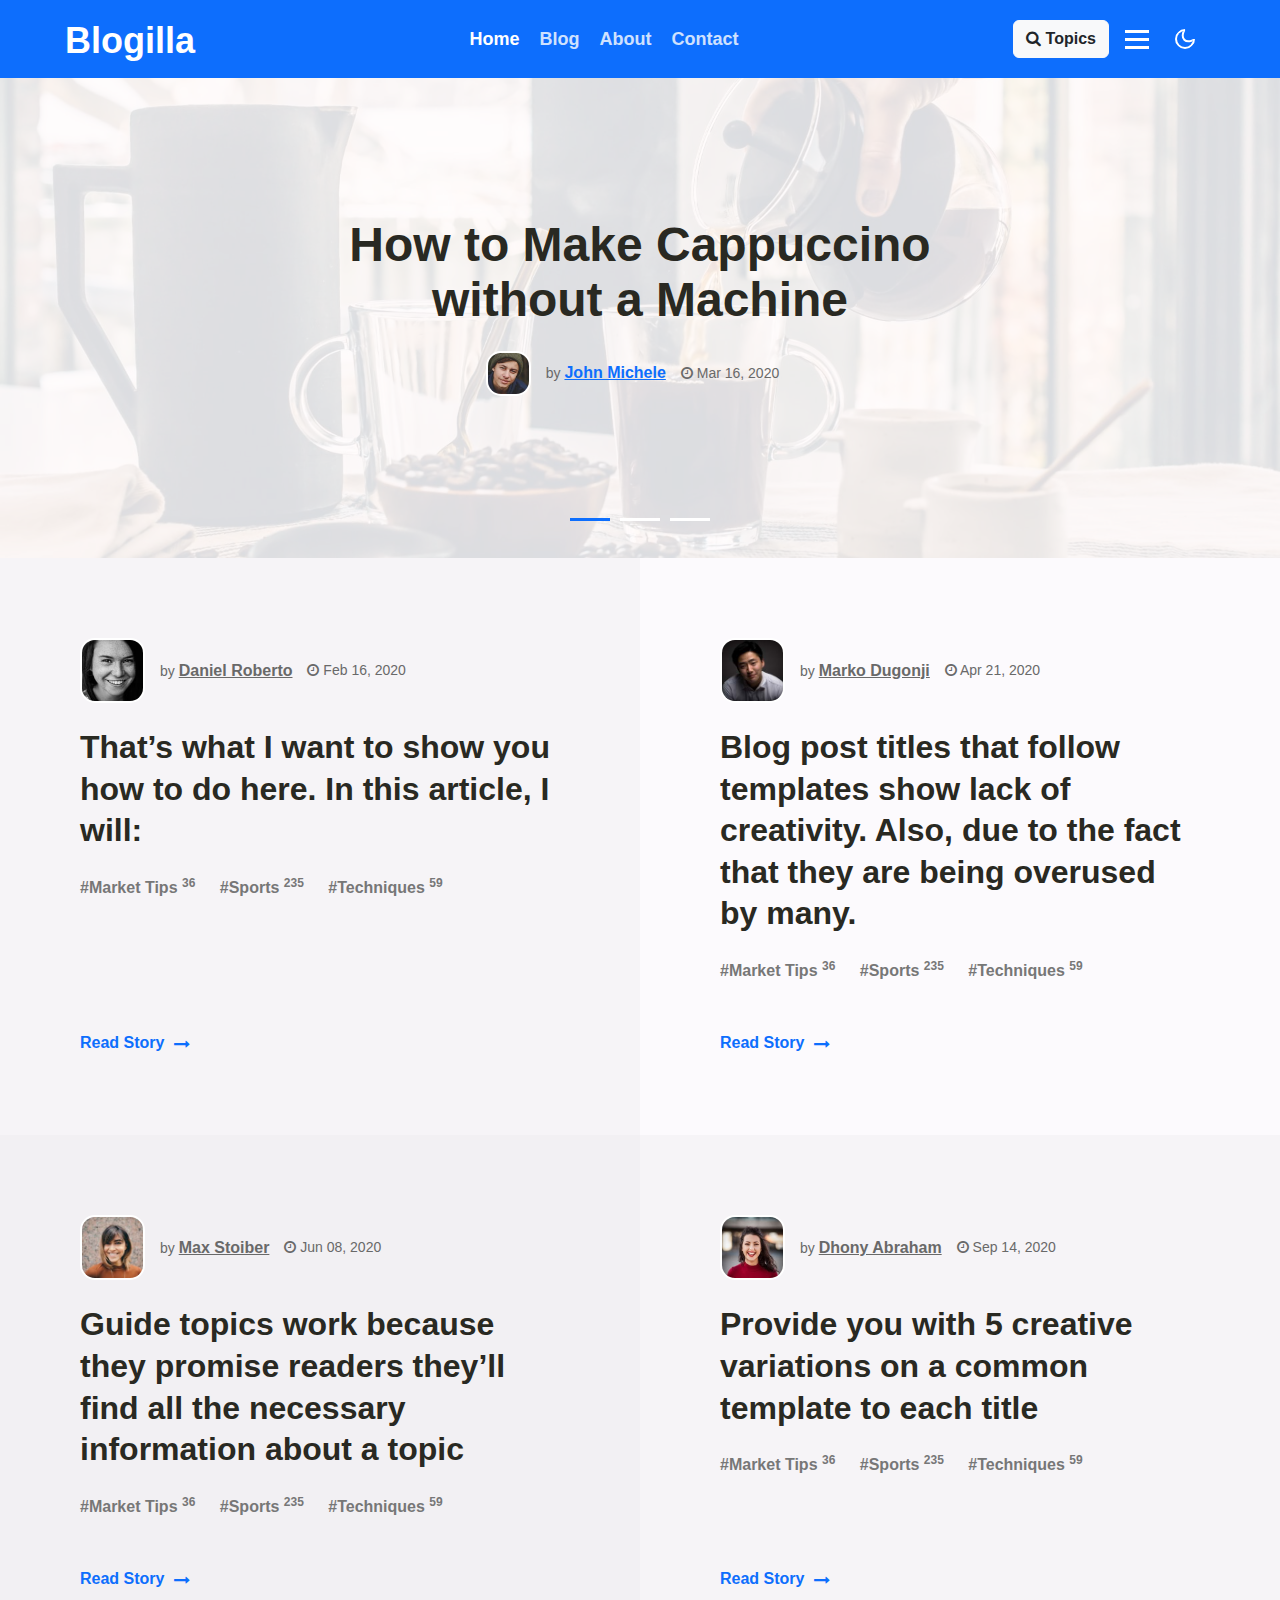
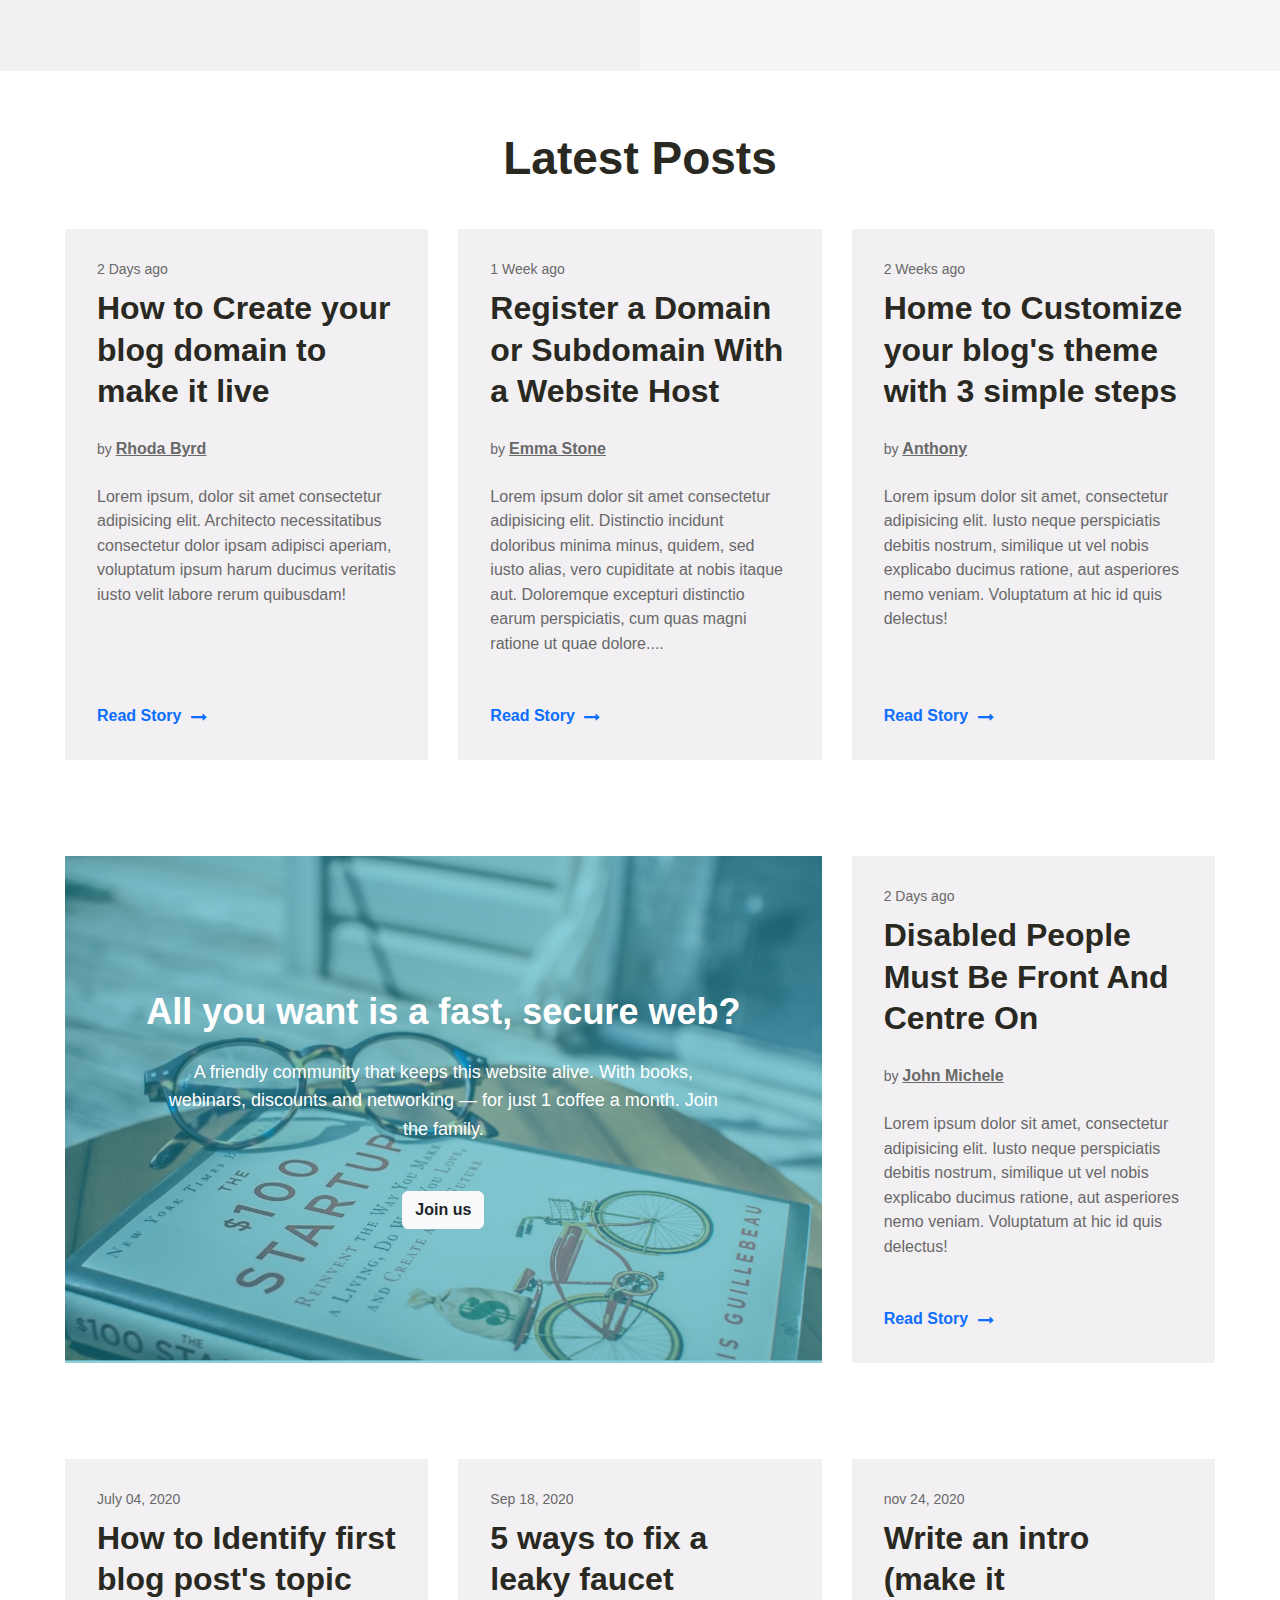
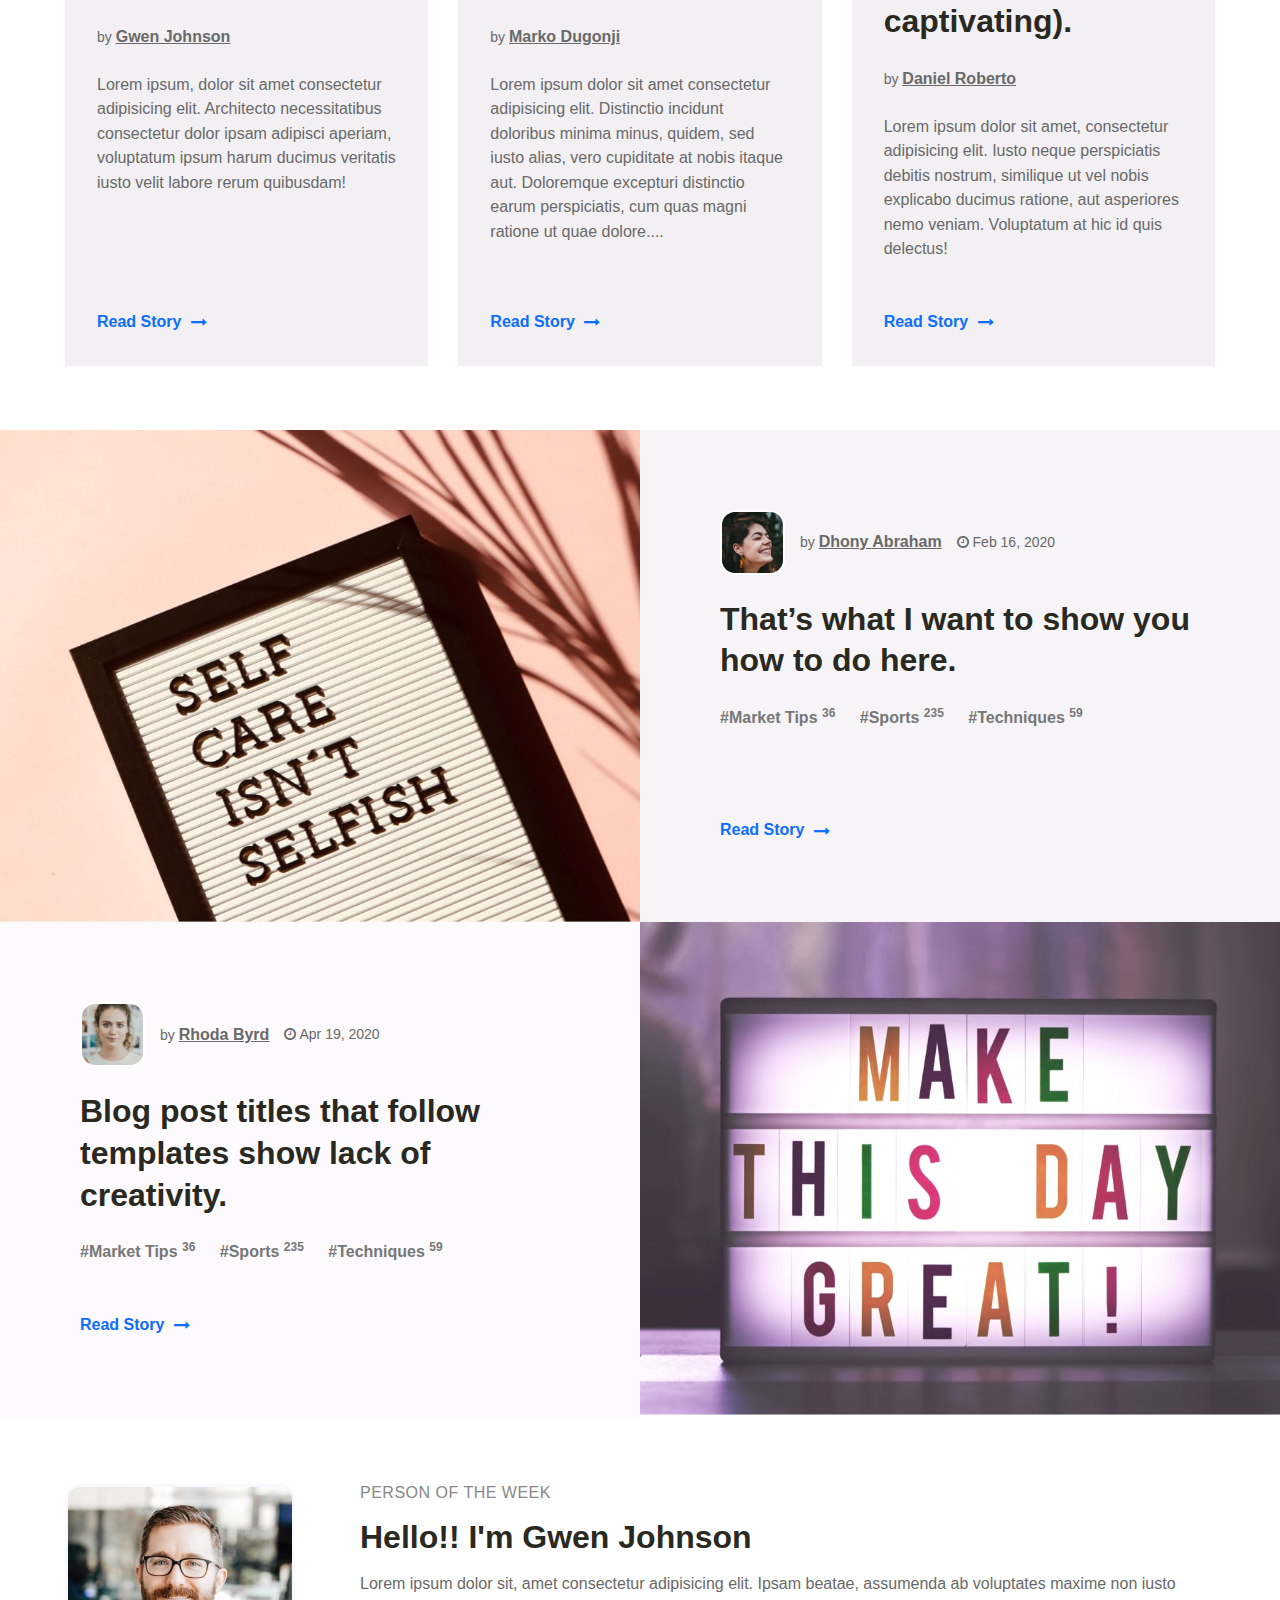
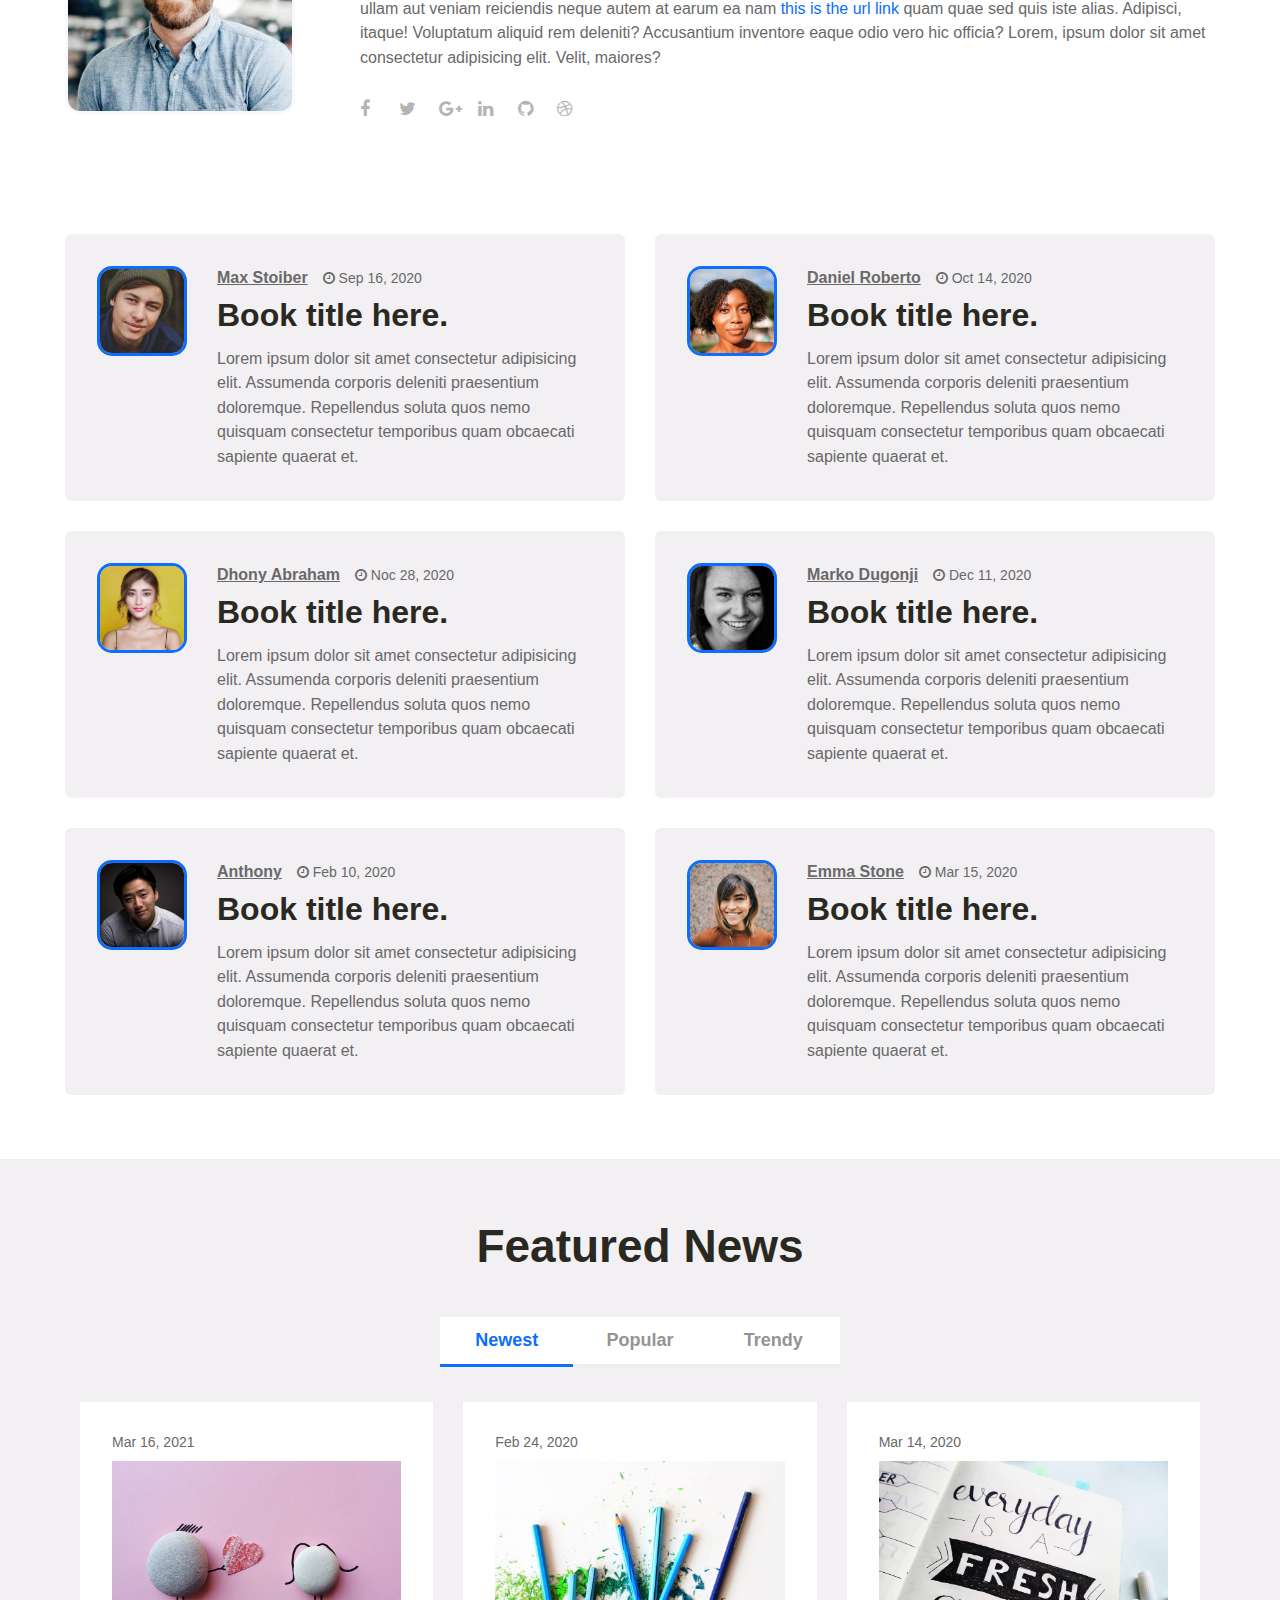
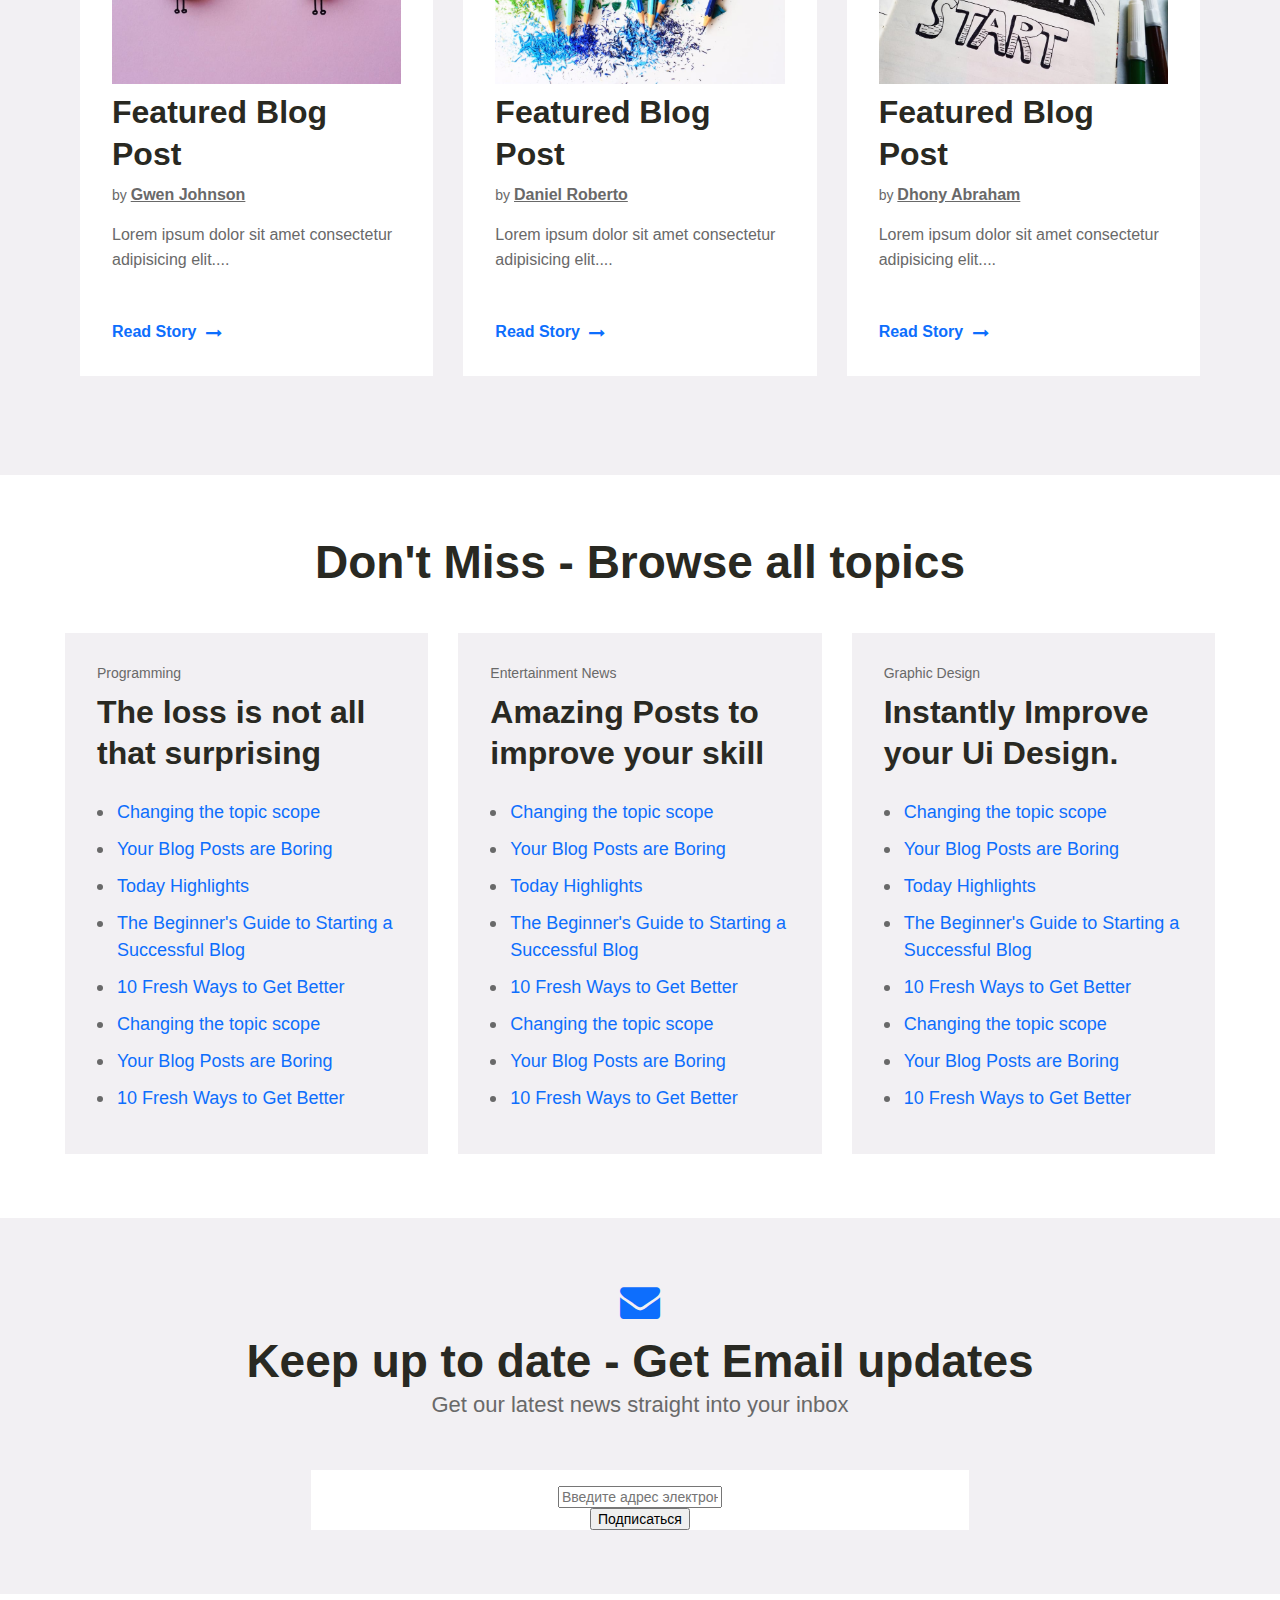
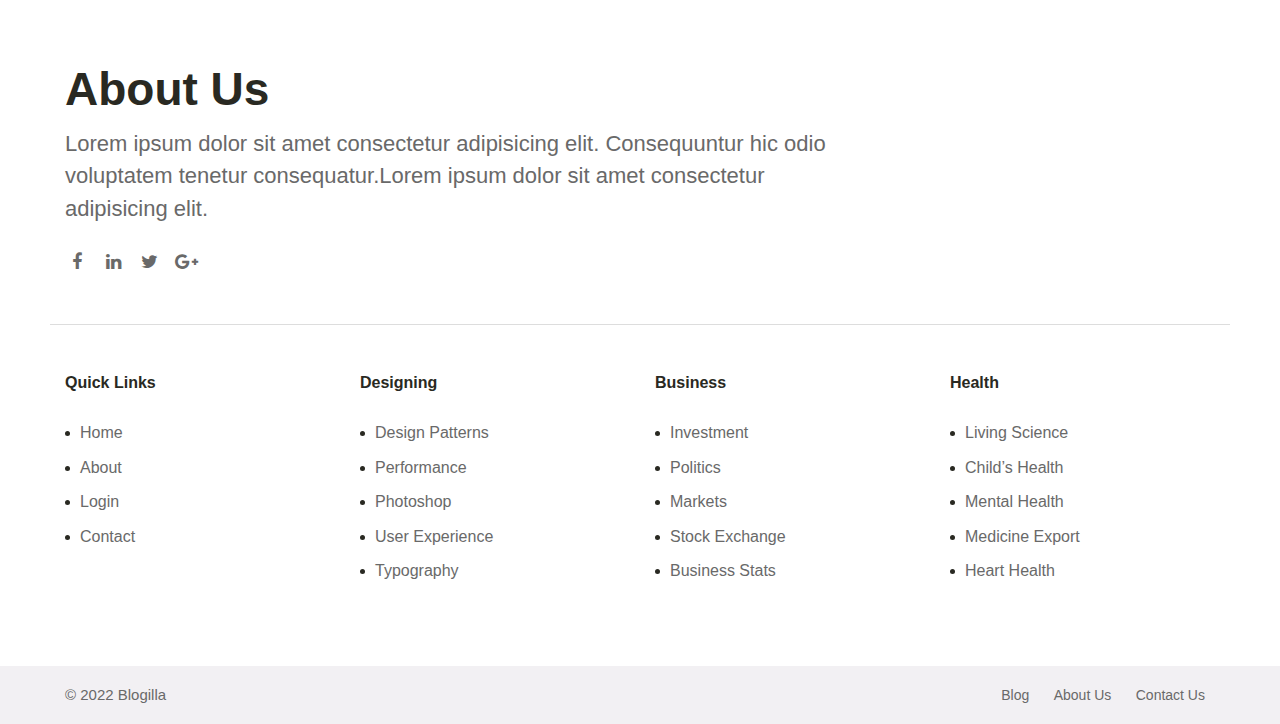
<file: index.html>
<!doctype html>
<html lang="en">

<head>
  <!-- Required meta tags -->
  <meta charset="utf-8">
  <meta name="viewport" content="width=device-width, initial-scale=1, shrink-to-fit=no">

  <title> Главная :: Blogilla</title>

  <!-- Template CSS -->
  <link rel="stylesheet" href="assets/css/style-starter.css">

  <!-- Global site tag (gtag.js) - Google Analytics -->
  <script async src="https://www.googletagmanager.com/gtag/js?id=G-XPRG5N474J"></script>
  <script>
	  window.dataLayer = window.dataLayer || [];
	  function gtag(){dataLayer.push(arguments);}
	  gtag('js', new Date());

	  gtag('config', 'G-XPRG5N474J');
  </script>

	<!-- Yandex.Metrika counter -->
	<script type="text/javascript" >
	   (function(m,e,t,r,i,k,a){m[i]=m[i]||function(){(m[i].a=m[i].a||[]).push(arguments)};
	   m[i].l=1*new Date();k=e.createElement(t),a=e.getElementsByTagName(t)[0],k.async=1,k.src=r,a.parentNode.insertBefore(k,a)})
	   (window, document, "script", "https://mc.yandex.ru/metrika/tag.js", "ym");

	   ym(87167488, "init", {
		clickmap:true,
		trackLinks:true,
		accurateTrackBounce:true,
		webvisor:true
	   });
	</script>
	<noscript><div><img src="https://mc.yandex.ru/watch/87167488" style="position:absolute; left:-9999px;" alt="" /></div></noscript>
	<!-- /Yandex.Metrika counter -->
	
</head>

<body>
<!--header-->
<header id="site-header">
	<div class="container">
		<nav class="navbar navbar-expand-lg navbar-dark stroke p-0">
			<h1> <a class="navbar-brand" href="index.html">
					Blogilla
				</a></h1>
			<!-- if logo is image enable this   
			<a class="navbar-brand" href="#index.html">
					<img src="image-path" alt="Your logo" title="Your logo" style="height:35px;" />
			</a> -->
			<button class="navbar-toggler  collapsed bg-gradient" type="button" data-toggle="collapse" data-target="#navbarTogglerDemo02"
				aria-controls="navbarTogglerDemo02" aria-expanded="false" aria-label="Toggle navigation">
				<span class="navbar-toggler-icon fa icon-expand fa-bars"></span>
				<span class="navbar-toggler-icon fa icon-close fa-times"></span>
				</span>
			</button>

			<div class="collapse navbar-collapse" id="navbarTogglerDemo02">
				<ul class="navbar-nav mx-auto">
					<li class="nav-item active">
						<a class="nav-link" href="index.html">Home <span class="sr-only">(current)</span></a>
					</li>
					<li class="nav-item @@about-active">
						<a class="nav-link" href="blog.html">Blog</a>
					</li>
					<li class="nav-item @@about-active">
						<a class="nav-link" href="about.html">About</a>
					</li>
					<li class="nav-item @@contact-active">
						<a class="nav-link" href="contact.html">Contact</a>
					</li>
				</ul>
				<!--/search-right-->
				<div class="search-right">
					<a href="#search" class="btn btn-light theme-button mr-lg-3 mt-lg-0 mt-4" title="search"><span class="fa fa-search"
							aria-hidden="true"></span> Topics</a>
					<!-- search popup -->
					<div id="search" class="pop-overlay">
						<div class="popup">
							<form action="#search-results.html" method="post" class="search-box">
								<input type="search" placeholder="Search your Keyword" name="search" required="required" autofocus="">
								<button type="submit" class="btn"><span class="fa fa-search" aria-hidden="true"></span></button>
							</form>
							<div class="browse-items">
								<h3 class="hny-title two mt-md-5 mt-4">Browse all topics:</h3>
								<ul class="search-items">
									<li><a href="#blog.html">Design Patterns</a></li>
									<li><a href="#blog.html">Performance</a></li>
									<li><a href="#blog.html">Photoshop</a></li>
									<li><a href="#blog.html">User Experience</a></li>
									<li><a href="#blog.html">Typography</a></li>
									<li><a href="#blog.html">E-commerce</a></li>
									<li><a href="#blog.html">HTML</a></li>
									<li><a href="#blog.html">Illustration</a></li>
									<li><a href="#blog.html">Design Patterns</a></li>
									<li><a href="#blog.html">Performance</a></li>
									<li><a href="#blog.html">Photoshop</a></li>
									<li><a href="#blog.html">User Experience</a></li>
									<li><a href="#blog.html">Typography</a></li>
									<li><a href="#blog.html">E-commerce</a></li>
									<li><a href="#blog.html">HTML</a></li>
									<li><a href="#blog.html">Illustration</a></li>
								</ul>
							</div>
						</div>
						<a class="close" href="#close">×</a>
					</div>
					<!-- /search popup -->
					<a href="#domain" class="domain" data-toggle="modal" data-target="#DomainModal">
						<div class="hamburger1">
							<div></div>
							<div></div>
							<div></div>
						</div>
					</a>

					<!--//search-right-->
				</div>
			</div>

			<!-- toggle switch for light and dark theme -->
			<div class="mobile-position">
				<nav class="navigation">
					<div class="theme-switch-wrapper">
						<label class="theme-switch" for="checkbox">
							<input type="checkbox" id="checkbox">
							<div class="mode-container">
								<i class="gg-sun"></i>
								<i class="gg-moon"></i>
							</div>
						</label>
					</div>
				</nav>
			</div>
			<!-- //toggle switch for light and dark theme -->
		</nav>
	</div>
</header>
<!--/header-->


<!-- Domain Modal -->
<div class="modal right fade" id="DomainModal" tabindex="-1" role="dialog" aria-labelledby="DomainModalLabel2">
	<div class="modal-dialog" role="document">
		<div class="modal-content right-toggle-bg">

			<button type="button" class="close" data-dismiss="modal" aria-label="Close"><span aria-hidden="true">&times;</span></button>

			<div class="modal-body">
				<div class="modal__content">
					<h2 class="logo"><a class="logo-brand" href="index.html">
							Publication
						</a></h2>
					<!-- if logo is image enable this   
		<h2 class="logo">
			<img src="image-path" alt="Your logo" title="Your logo" style="height:35px;" />
		</h2> -->
					<p class="mt-md-3 mt-2">Lorem ipsum dolor sit amet, elit. Eos expedita ipsam at fugiat ab.</p>
					<div class="widget-menu-items mt-sm-5 mt-4">
						<h5 class="widget-title">Menu Items</h5>
						<nav class="navbar p-0">
							<ul class="navbar-nav">
								<li class="nav-item active">
									<a class="nav-link" href="index.html">Home</a>
								</li>
								<li class="nav-item">
									<a class="nav-link" href="about.html">About</a>
								</li>
								<li class="nav-item">
									<a class="nav-link" href="contact.html">Contact</a>
								</li>
							</ul>
						</nav>
					</div>
					<div class="widget-social-icons mt-sm-5 mt-4">
						<h5 class="widget-title">Contact Us</h5>
						<ul class="icon-rounded address">
							<li>
								<p> Lorem dolor sit, New York, USA</p>
							</li>
							<li class="mt-3">
								<p><span class="fa fa-phone"></span> <a href="tel:+44-568-88-33">+44-568-88-33</a></p>
							</li>
							<li class="mt-2">
								<p><span class="fa fa-envelope"></span> <a href="mailto:publication@mail.com">publication@mail.com</a></p>
							</li>
						</ul>
					</div>
					<div class="widget-social-icons mt-sm-5 mt-4">
						<h5 class="widget-title">Follow Us</h5>
						<ul class="icon-rounded">
							<li><a class="social-link twitter" href="#url" target="_blank"><i class="fa fa-twitter"></i></a></li>
							<li><a class="social-link linkedin" href="#url" target="_blank"><i class="fa fa-linkedin"></i></a></li>
							<li><a class="social-link tumblr" href="#url" target="_blank"><i class="fa fa-tumblr"></i></a></li>
						</ul>
					</div>
				</div>
			</div>
		</div>
		<!-- //modal-content -->
	</div>
	<!-- //modal-dialog -->
</div>
<!-- //Domain modal -->
<!-- main-slider -->
<section class="w3l-main-slider position-relative" id="home">
  <div class="companies20-content">
    <div class="owl-one owl-carousel owl-theme">
      <div class="item">
        <li>
          <div class="slider-info banner-view bg bg2">
            <div class="banner-info">
              <div class="container">
                <div class="banner-info-bg text-center">
                  <a href="#blog-single.html" class="blog_post_title">How to Make Cappuccino without a Machine</a>
                  <ul class="author-date mb-4 d-flex align-items-center mt-4 justify-content-center">
                    <li class="circle avatar"><img src="assets/images/author1.jpg" alt=""></li>
                    <li>by <a href="#author.html">John Michele</a></li>
                    <li><span class="fa fa-clock-o" aria-hidden="true"></span> Mar 16, 2020</li>
                  </ul>
                </div>
              </div>
            </div>
          </div>
        </li>
      </div>
      <div class="item">
        <li>
          <div class="slider-info  banner-view banner-top1 bg bg2">
            <div class="banner-info">
              <div class="container">
                <div class="banner-info-bg text-center">
                  <a href="#blog-single.html" class="blog_post_title">Create a Stunning Website!</a>
                  <ul class="author-date mb-4 d-flex align-items-center mt-4 justify-content-center">
                    <li class="circle avatar"><img src="assets/images/author2.jpg" alt=""></li>
                    <li>by <a href="#author.html">Daniel Roberto</a></li>
                    <li><span class="fa fa-clock-o" aria-hidden="true"></span> Jan 22, 2020</li>
                  </ul>
                </div>
              </div>
            </div>
          </div>
        </li>
      </div>
      <div class="item">
        <li>
          <div class="slider-info banner-view banner-top2 bg bg2">
            <div class="banner-info">
              <div class="container">
                <div class="banner-info-bg text-center">
                  <a href="#blog-single.html" class="blog_post_title">See yourself in a New Light.</a>
                  <ul class="author-date mb-4 d-flex align-items-center mt-4 justify-content-center">
                    <li class="circle avatar"><img src="assets/images/author3.jpg" alt=""></li>
                    <li>by <a href="#author.html">Emma Stone</a></li>
                    <li><span class="fa fa-clock-o" aria-hidden="true"></span> Aug 14, 2020</li>
                  </ul>
                </div>
              </div>
            </div>
          </div>
        </li>
      </div>
    </div>
  </div>

</section>
<!-- //banner-slider-->
<!-- main-slider -->
<section class="w3l-blog">
  <div class="text-element-9">
    <div class="row no-gutters">
      <a href="#blog-single.html" class="col-lg-6 blog-article-posts bg-color-one">
        <div class="blog-post d-flex flex-wrap align-content-between">
          <div class="post-content">
            <ul class="author-date mb-4 d-flex align-items-center">
              <li class="circle-lg avatar"><img src="assets/images/author4.jpg" alt=""></li>
              <li>by <b>Daniel Roberto</b></li>
              <li><span class="fa fa-clock-o" aria-hidden="true"></span> Feb 16, 2020</li>
            </ul>
            <h4 class="blog_post_title mb-4">That’s what I want to show you how to do here. In this article, I will:</h4>
            <p class="sub-para">#Market Tips <sup> 36</sup></p>
            <p class="sub-para">#Sports <sup> 235</sup></p>
            <p class="sub-para">#Techniques <sup> 59</sup></p>
          </div>
          <div class="read-button mt-5">Read story <span class="fa fa-long-arrow-right" aria-hidden="true"></span></div>
        </div>
      </a>
      <a href="#blog-single.html" class="col-lg-6 blog-article-posts bg-color-two">
        <div class="blog-post d-flex flex-wrap align-content-between">
          <div class="post-content">
            <ul class="author-date mb-4 d-flex align-items-center">
              <li class="circle-lg avatar"><img src="assets/images/author5.jpg" alt=""></li>
              <li>by <b>Marko Dugonji</b></li>
              <li><span class="fa fa-clock-o" aria-hidden="true"></span> Apr 21, 2020</li>
            </ul>
            <h4 class="blog_post_title mb-4">Blog post titles that follow templates show lack of creativity. Also, due to the fact that they are being
              overused by many.</h4>
            <p class="sub-para">#Market Tips <sup> 36</sup></p>
            <p class="sub-para">#Sports <sup> 235</sup></p>
            <p class="sub-para">#Techniques <sup> 59</sup></p>
          </div>
          <div class="read-button mt-5">Read story <span class="fa fa-long-arrow-right" aria-hidden="true"></span></div>
        </div>
      </a>
      <a href="#blog-single.html" class="col-lg-6 blog-article-posts bg-color-three">
        <div class="blog-post d-flex flex-wrap align-content-between">
          <div class="post-content">
            <ul class="author-date mb-4 d-flex align-items-center">
              <li class="circle-lg avatar"><img src="assets/images/author6.jpg" alt=""></li>
              <li>by <b>Max Stoiber</b></li>
              <li><span class="fa fa-clock-o" aria-hidden="true"></span> Jun 08, 2020</li>
            </ul>
            <h4 class="blog_post_title mb-4">Guide topics work because they promise readers they’ll find all the necessary information about a topic
            </h4>
            <p class="sub-para">#Market Tips <sup> 36</sup></p>
            <p class="sub-para">#Sports <sup> 235</sup></p>
            <p class="sub-para">#Techniques <sup> 59</sup></p>
          </div>
          <div class="read-button mt-5">Read story <span class="fa fa-long-arrow-right" aria-hidden="true"></span></div>
        </div>
      </a>
      <a href="#blog-single.html" class="col-lg-6 blog-article-posts bg-color-four">
        <div class="blog-post d-flex flex-wrap align-content-between">
          <div class="post-content">
            <ul class="author-date mb-4 d-flex align-items-center">
              <li class="circle-lg avatar"><img src="assets/images/author7.jpg" alt=""></li>
              <li>by <b>Dhony Abraham</b></li>
              <li><span class="fa fa-clock-o" aria-hidden="true"></span> Sep 14, 2020</li>
            </ul>
            <h4 class="blog_post_title mb-4">Provide you with 5 creative variations on a common template to each title</h4>
            <p class="sub-para">#Market Tips <sup> 36</sup></p>
            <p class="sub-para">#Sports <sup> 235</sup></p>
            <p class="sub-para">#Techniques <sup> 59</sup></p>
          </div>
          <div class="read-button mt-5">Read story <span class="fa fa-long-arrow-right" aria-hidden="true"></span></div>
        </div>
      </a>
    </div>
  </div>
</section>
<section class="w3l-latest-posts py-5">
  <div class="container pt-lg-3">
    <div class="header-section text-center mb-md-5 mb-4">
      <h3>Latest Posts</h3>
    </div>
    <div class="row">
      <div class="col-lg-4">
        <a href="#blog-single.html" class="blog-article-post height-full bg-color-three d-flex flex-wrap align-content-between">
          <div class="post-content">
            <h6 class="sub-title">2 Days ago</h6>
            <h4 class="blog_post_title">How to Create your blog domain to make it live
            </h4>
            <ul class="author-date my-4 d-flex align-items-center">
              <li>by <b>Rhoda Byrd</b></li>
            </ul>
            <p>Lorem ipsum, dolor sit amet consectetur adipisicing elit. Architecto necessitatibus consectetur dolor ipsam adipisci aperiam,
              voluptatum ipsum harum ducimus veritatis iusto velit labore rerum quibusdam!</p>
          </div>
          <div class="read-button mt-5">Read story <span class="fa fa-long-arrow-right" aria-hidden="true"></span></div>
        </a>
      </div>
      <div class="col-lg-4 mt-lg-0 mt-4">
        <a href="#blog-single.html" class="blog-article-post height-full bg-color-three d-flex flex-wrap align-content-between">
          <div class="post-content">
            <h6 class="sub-title">1 Week ago</h6>
            <h4 class="blog_post_title">Register a Domain or Subdomain With a Website Host
            </h4>
            <ul class="author-date my-4 d-flex align-items-center">
              <li>by <b>Emma Stone</b></li>
            </ul>
            <p>Lorem ipsum dolor sit amet consectetur adipisicing elit. Distinctio incidunt doloribus minima minus, quidem, sed iusto alias, vero
              cupiditate at nobis itaque aut. Doloremque excepturi distinctio earum perspiciatis, cum quas magni ratione ut quae dolore....</p>
          </div>
          <div class="read-button mt-5">Read story <span class="fa fa-long-arrow-right" aria-hidden="true"></span></div>
        </a>
      </div>
      <div class="col-lg-4 mt-lg-0 mt-4">
        <a href="#blog-single.html" class="blog-article-post height-full bg-color-three d-flex flex-wrap align-content-between">
          <div class="post-content">
            <h6 class="sub-title">2 Weeks ago</h6>
            <h4 class="blog_post_title">Home to Customize your blog's theme with 3 simple steps
            </h4>
            <ul class="author-date my-4 d-flex align-items-center">
              <li>by <b>Anthony</b></li>
            </ul>
            <p>Lorem ipsum dolor sit amet, consectetur adipisicing elit. Iusto neque perspiciatis debitis nostrum, similique ut vel nobis explicabo
              ducimus ratione, aut asperiores nemo veniam. Voluptatum at hic id quis delectus!</p>
          </div>
          <div class="read-button mt-5">Read story <span class="fa fa-long-arrow-right" aria-hidden="true"></span></div>
        </a>
      </div>
    </div>
  </div>
</section>
<section class="w3l-latest-posts py-5">
  <div class="container">
    <div class="row">
      <div class="col-lg-8 position-relative">
        <img src="assets/images/img1.jpg" class="img-fluid" alt="" />
        <div class="member-login-content text-center position-absolute">
          <div>
            <h3>All you want is a fast, secure web?</h3>
            <p class="mt-md-4 mt-3 mb-md-5 mb-4">A friendly community that keeps this website alive. With books, webinars, discounts and networking —
              for just 1
              coffee a month. Join the
              family.</p>
            <a href="#signup.html" class="btn btn-light theme-button">Join us</a>
          </div>
        </div>
      </div>
      <div class="col-lg-4 mt-lg-0 mt-4">
        <a href="#blog-single.html" class="blog-article-post bg-color-three d-flex flex-wrap align-content-between">
          <div class="post-content">
            <h6 class="sub-title">2 Days ago</h6>
            <h4 class="blog_post_title">Disabled People Must Be Front And Centre On</h4>
            <ul class="author-date my-4 d-flex align-items-center">
              <li>by <b>John Michele</b></li>
            </ul>
            <p>Lorem ipsum dolor sit amet, consectetur adipisicing elit. Iusto neque perspiciatis debitis nostrum, similique ut vel nobis explicabo
              ducimus ratione, aut asperiores nemo veniam. Voluptatum at hic id quis delectus!</p>
          </div>
          <div class="read-button mt-5">Read story <span class="fa fa-long-arrow-right" aria-hidden="true"></span></div>
        </a>
      </div>
    </div>
  </div>
</section>
<section class="w3l-latest-posts pt-lg-5 pt-0 pb-5">
  <div class="container pb-lg-3">
    <div class="row">
      <div class="col-lg-4">
        <a href="#blog-single.html" class="blog-article-post height-full bg-color-three d-flex flex-wrap align-content-between">
          <div class="post-content">
            <h6 class="sub-title">July 04, 2020</h6>
            <h4 class="blog_post_title"> How to Identify first blog post's topic
            </h4>
            <ul class="author-date my-4 d-flex align-items-center">
              <li>by <b>Gwen Johnson</b></li>
            </ul>
            <p>Lorem ipsum, dolor sit amet consectetur adipisicing elit. Architecto necessitatibus consectetur dolor ipsam adipisci aperiam,
              voluptatum ipsum harum ducimus veritatis iusto velit labore rerum quibusdam!</p>
          </div>
          <div class="read-button mt-5">Read story <span class="fa fa-long-arrow-right" aria-hidden="true"></span></div>
        </a>
      </div>
      <div class="col-lg-4 mt-lg-0 mt-4">
        <a href="#blog-single.html" class="blog-article-post height-full bg-color-three d-flex flex-wrap align-content-between">
          <div class="post-content">
            <h6 class="sub-title">Sep 18, 2020</h6>
            <h4 class="blog_post_title"> 5 ways to fix a leaky faucet
            </h4>
            <ul class="author-date my-4 d-flex align-items-center">
              <li>by <b>Marko Dugonji</b></li>
            </ul>
            <p>Lorem ipsum dolor sit amet consectetur adipisicing elit. Distinctio incidunt doloribus minima minus, quidem, sed iusto alias, vero
              cupiditate at nobis itaque aut. Doloremque excepturi distinctio earum perspiciatis, cum quas magni ratione ut quae dolore....</p>
          </div>
          <div class="read-button mt-5">Read story <span class="fa fa-long-arrow-right" aria-hidden="true"></span></div>
        </a>
      </div>
      <div class="col-lg-4 mt-lg-0 mt-4">
        <a href="#blog-single.html" class="blog-article-post height-full bg-color-three d-flex flex-wrap align-content-between">
          <div class="post-content">
            <h6 class="sub-title">nov 24, 2020</h6>
            <h4 class="blog_post_title"> Write an intro (make it captivating).
            </h4>
            <ul class="author-date my-4 d-flex align-items-center">
              <li>by <b>Daniel Roberto</b></li>
            </ul>
            <p>Lorem ipsum dolor sit amet, consectetur adipisicing elit. Iusto neque perspiciatis debitis nostrum, similique ut vel nobis explicabo
              ducimus ratione, aut asperiores nemo veniam. Voluptatum at hic id quis delectus!</p>
          </div>
          <div class="read-button mt-5">Read story <span class="fa fa-long-arrow-right" aria-hidden="true"></span></div>
        </a>
      </div>
    </div>
  </div>
</section>
<section class="w3l-index5">
  <div class="row abouthy-img-grids no-gutters">
    <div class="col-lg-6 img-one order-1">
      <a href="#blog-single.html"><img src="assets/images/img2.jpg" alt=" " class="img-fluid"></a>
    </div>
    <a href="#blog-single.html" class="col-lg-6 order-2 blog-article-posts bg-color-one">
      <div class="blog-post d-flex flex-wrap align-content-between">
        <div class="post-content">
          <ul class="author-date mb-4 d-flex align-items-center">
            <li class="circle-lg avatar"><img src="assets/images/author8.jpg" alt=""></li>
            <li>by <b>Dhony Abraham</b></li>
            <li><span class="fa fa-clock-o" aria-hidden="true"></span> Feb 16, 2020</li>
          </ul>
          <h4 class="blog_post_title mb-4">That’s what I want to show you how to do here.</h4>
          <p class="sub-para">#Market Tips <sup> 36</sup></p>
          <p class="sub-para">#Sports <sup> 235</sup></p>
          <p class="sub-para">#Techniques <sup> 59</sup></p>
        </div>
        <div class="read-button mt-5">Read story <span class="fa fa-long-arrow-right" aria-hidden="true"></span></div>
      </div>
    </a>
    <a href="#blog-single.html" class="col-lg-6 order-lg-3 order-4 blog-article-posts bg-color-two">
      <div class="blog-post d-flex flex-wrap align-content-between">
        <div class="post-content">
          <ul class="author-date mb-4 d-flex align-items-center">
            <li class="circle-lg avatar"><img src="assets/images/author9.jpg" alt=""></li>
            <li>by <b>Rhoda Byrd</b></li>
            <li><span class="fa fa-clock-o" aria-hidden="true"></span> Apr 19, 2020</li>
          </ul>
          <h4 class="blog_post_title mb-4">Blog post titles that follow templates show lack of creativity.</h4>
          <p class="sub-para">#Market Tips <sup> 36</sup></p>
          <p class="sub-para">#Sports <sup> 235</sup></p>
          <p class="sub-para">#Techniques <sup> 59</sup></p>
        </div>
        <div class="read-button mt-5">Read story <span class="fa fa-long-arrow-right" aria-hidden="true"></span></div>
      </div>
    </a>
    <div class="col-lg-6 img-one order-lg-4 order-3">
      <a href="#blog-single.html"><img src="assets/images/img3.jpg" alt=" " class="img-fluid"></a>
    </div>
  </div>
</section>
<!-- /w3l-content-grids-->
<!-- author section -->
<section id="author" class="w3l-author py-5">
    <div class="container py-lg-3">
        <div class="row align-items-center">
            <div class="col-lg-3 col-sm-4 col-7 order-first">
                <div class="author-image">
                    <img src="assets/images/main-author.jpg" alt="" class="img-fluid">
                </div>
            </div>
            <div class="col-lg-9 col-sm-12 order-md-first mt-lg-0 mt-4">
                <span class="category">Person of the Week</span>
                <h2 class="mt-2 mb-3 title">Hello!! I'm Gwen Johnson </h2>
                <p>Lorem ipsum dolor sit, amet consectetur adipisicing elit. Ipsam beatae, assumenda ab voluptates maxime non iusto ullam aut veniam
                    reiciendis neque autem at earum ea nam <a href="#url">this is the url link</a> quam quae sed quis iste alias. Adipisci, itaque!
                    Voluptatum aliquid rem deleniti? Accusantium inventore eaque odio vero hic officia? Lorem, ipsum dolor sit amet consectetur
                    adipisicing elit. Velit, maiores?
                </p>
                <ul class="author-icons mt-4">
                    <li><a class="facebook" href="#url"><span class="fa fa-facebook" aria-hidden="true"></span></a> </li>
                    <li><a class="twitter" href="#url"><span class="fa fa-twitter" aria-hidden="true"></span></a></li>
                    <li><a class="google" href="#url"><span class="fa fa-google-plus" aria-hidden="true"></span></a></li>
                    <li><a class="linkedin" href="#url"><span class="fa fa-linkedin" aria-hidden="true"></span></a></li>
                    <li><a class="github" href="#url"><span class="fa fa-github" aria-hidden="true"></span></a></li>
                    <li><a class="dribbble" href="#url"><span class="fa fa-dribbble" aria-hidden="true"></span></a></li>
                </ul>
            </div>
        </div>
    </div>
</section>
<!-- //author section -->
<section class="w3l-authors" id="testimonials">
  <div class="testimonials pb-5">
    <div class="container py-lg-3">
      <div class="row">
        <div class="col-lg-6">
          <div class="slider-info">
            <div class="img-circle">
              <a href="#author.html"><img src="assets/images/author1.jpg" class="img-fluid" alt="author image"></a>
            </div>
            <div class="message">
              <ul class="blog-single-author-date d-flex align-items-center">
                <li><a href="#author.html">Max Stoiber</a></li>
                <li><span class="fa fa-clock-o" aria-hidden="true"></span> Sep 16, 2020</li>
              </ul>
              <a class="author-book-title" href="#author.html">Book title here.</a>
              <p>Lorem ipsum dolor sit amet consectetur adipisicing elit. Assumenda corporis deleniti praesentium doloremque. Repellendus soluta quos
                nemo quisquam consectetur temporibus quam obcaecati sapiente quaerat et.</p>
            </div>
          </div>
        </div>
        <div class="col-lg-6">
          <div class="slider-info">
            <div class="img-circle">
              <a href="#author.html"><img src="assets/images/author2.jpg" class="img-fluid" alt="author image"></a>
            </div>
            <div class="message">
              <ul class="blog-single-author-date d-flex align-items-center">
                <li><a href="#author.html">Daniel Roberto</a></li>
                <li><span class="fa fa-clock-o" aria-hidden="true"></span> Oct 14, 2020</li>
              </ul>
              <a class="author-book-title" href="#author.html">Book title here.</a>
              <p>Lorem ipsum dolor sit amet consectetur adipisicing elit. Assumenda corporis deleniti praesentium doloremque. Repellendus soluta quos
                nemo quisquam consectetur temporibus quam obcaecati sapiente quaerat et.</p>
            </div>
          </div>
        </div>
        <div class="col-lg-6">
          <div class="slider-info">
            <div class="img-circle">
              <a href="#author.html"><img src="assets/images/author3.jpg" class="img-fluid" alt="author image"></a>
            </div>
            <div class="message">
              <ul class="blog-single-author-date d-flex align-items-center">
                <li><a href="#author.html">Dhony Abraham</a></li>
                <li><span class="fa fa-clock-o" aria-hidden="true"></span> Noc 28, 2020</li>
              </ul>
              <a class="author-book-title" href="#author.html">Book title here.</a>
              <p>Lorem ipsum dolor sit amet consectetur adipisicing elit. Assumenda corporis deleniti praesentium doloremque. Repellendus soluta quos
                nemo quisquam consectetur temporibus quam obcaecati sapiente quaerat et.</p>
            </div>
          </div>
        </div>
        <div class="col-lg-6">
          <div class="slider-info">
            <div class="img-circle">
              <a href="#author.html"><img src="assets/images/author4.jpg" class="img-fluid" alt="author image"></a>
            </div>
            <div class="message">
              <ul class="blog-single-author-date d-flex align-items-center">
                <li><a href="#author.html">Marko Dugonji</a></li>
                <li><span class="fa fa-clock-o" aria-hidden="true"></span> Dec 11, 2020</li>
              </ul>
              <a class="author-book-title" href="#author.html">Book title here.</a>
              <p>Lorem ipsum dolor sit amet consectetur adipisicing elit. Assumenda corporis deleniti praesentium doloremque. Repellendus soluta quos
                nemo quisquam consectetur temporibus quam obcaecati sapiente quaerat et.</p>
            </div>
          </div>
        </div>
        <div class="col-lg-6">
          <div class="slider-info">
            <div class="img-circle">
              <a href="#author.html"><img src="assets/images/author5.jpg" class="img-fluid" alt="author image"></a>
            </div>
            <div class="message">
              <ul class="blog-single-author-date d-flex align-items-center">
                <li><a href="#author.html">Anthony</a></li>
                <li><span class="fa fa-clock-o" aria-hidden="true"></span> Feb 10, 2020</li>
              </ul>
              <a class="author-book-title" href="#author.html">Book title here.</a>
              <p>Lorem ipsum dolor sit amet consectetur adipisicing elit. Assumenda corporis deleniti praesentium doloremque. Repellendus soluta quos
                nemo quisquam consectetur temporibus quam obcaecati sapiente quaerat et.</p>
            </div>
          </div>
        </div>
        <div class="col-lg-6">
          <div class="slider-info">
            <div class="img-circle">
              <a href="#author.html"><img src="assets/images/author6.jpg" class="img-fluid" alt="author image"></a>
            </div>
            <div class="message">
              <ul class="blog-single-author-date d-flex align-items-center">
                <li><a href="#author.html">Emma Stone</a></li>
                <li><span class="fa fa-clock-o" aria-hidden="true"></span> Mar 15, 2020</li>
              </ul>
              <a class="author-book-title" href="#author.html">Book title here.</a>
              <p>Lorem ipsum dolor sit amet consectetur adipisicing elit. Assumenda corporis deleniti praesentium doloremque. Repellendus soluta quos
                nemo quisquam consectetur temporibus quam obcaecati sapiente quaerat et.</p>
            </div>
          </div>
        </div>
      </div>
    </div>
  </div>
</section>
<!-- our products -->
<section class="w3l-products py-5" id="projects">
  <div class="container py-lg-3">
    <div class="header-section text-center mb-5">
      <h3>Featured News </h3>
    </div>
    <div class="row">
      <div class="col-lg-12 mx-auto">
        <!--Horizontal Tab-->
        <div id="parentHorizontalTab">
          <ul class="resp-tabs-list hor_1">
            <li>Newest</li>
            <li>Popular</li>
            <li>Trendy</li>
            <div class="clear"></div>
          </ul>
          <div class="resp-tabs-container hor_1">
            <div class="products-content">
              <div class="row">
                <a href="#blog-single.html" class="col-lg-4 bg-color-three mt-lg-0 mt-0">
                  <div class="blog-article-post d-flex flex-wrap align-content-between">
                    <div class="post-content">
                      <h6 class="sub-title">Mar 16, 2021</h6>
                      <img src="assets/images/img10.jpg" alt=" " class="img-fluid">
                      <h4 class="blog_post_title my-2">Featured Blog Post</h4>
                      <ul class="author-date mb-3 d-flex align-items-center">
                        <li>by <b>Gwen Johnson</b></li>
                      </ul>
                      <p>Lorem ipsum dolor sit amet consectetur adipisicing elit....</p>
                    </div>
                    <div class="read-button mt-5">Read story <span class="fa fa-long-arrow-right" aria-hidden="true"></span></div>
                  </div>
                </a>
                <a href="#blog-single.html" class="col-lg-4 bg-color-three mt-lg-0 mt-5">
                  <div class="blog-article-post d-flex flex-wrap align-content-between">
                    <div class="post-content">
                      <h6 class="sub-title">Feb 24, 2020</h6>
                      <img src="assets/images/img11.jpg" alt=" " class="img-fluid">
                      <h4 class="blog_post_title my-2">Featured Blog Post</h4>
                      <ul class="author-date mb-3 d-flex align-items-center">
                        <li>by <b>Daniel Roberto</b></li>
                      </ul>
                      <p>Lorem ipsum dolor sit amet consectetur adipisicing elit....</p>
                    </div>
                    <div class="read-button mt-5">Read story <span class="fa fa-long-arrow-right" aria-hidden="true"></span></div>
                  </div>
                </a>
                <a href="#blog-single.html" class="col-lg-4 bg-color-three mt-lg-0 mt-5">
                  <div class="blog-article-post d-flex flex-wrap align-content-between">
                    <div class="post-content">
                      <h6 class="sub-title">Mar 14, 2020</h6>
                      <img src="assets/images/img12.jpg" alt=" " class="img-fluid">
                      <h4 class="blog_post_title my-2">Featured Blog Post</h4>
                      <ul class="author-date mb-3 d-flex align-items-center">
                        <li>by <b>Dhony Abraham</b></li>
                      </ul>
                      <p>Lorem ipsum dolor sit amet consectetur adipisicing elit....</p>
                    </div>
                    <div class="read-button mt-5">Read story <span class="fa fa-long-arrow-right" aria-hidden="true"></span></div>
                  </div>
                </a>
              </div>
            </div>
            <div class="products-content">
              <div class="row">
                <a href="#blog-single.html" class="col-lg-4 bg-color-three mt-lg-0 mt-0">
                  <div class="blog-article-post d-flex flex-wrap align-content-between">
                    <div class="post-content">
                      <h6 class="sub-title">Apr 18, 2020</h6>
                      <img src="assets/images/img4.jpg" alt=" " class="img-fluid">
                      <h4 class="blog_post_title my-2">Featured Blog Post</h4>
                      <ul class="author-date mb-3 d-flex align-items-center">
                        <li>by <b>Marko Dugonji</b></li>
                      </ul>
                      <p>Lorem ipsum dolor sit amet consectetur adipisicing elit....</p>
                    </div>
                    <div class="read-button mt-5">Read story <span class="fa fa-long-arrow-right" aria-hidden="true"></span></div>
                  </div>
                </a>
                <a href="#blog-single.html" class="col-lg-4 bg-color-three mt-lg-0 mt-5">
                  <div class="blog-article-post d-flex flex-wrap align-content-between">
                    <div class="post-content">
                      <h6 class="sub-title">May 11, 2020</h6>
                      <img src="assets/images/img5.jpg" alt=" " class="img-fluid">
                      <h4 class="blog_post_title my-2">Featured Blog Post</h4>
                      <ul class="author-date mb-3 d-flex align-items-center">
                        <li>by <b>Anthony</b></li>
                      </ul>
                      <p>Lorem ipsum dolor sit amet consectetur adipisicing elit....</p>
                    </div>
                    <div class="read-button mt-5">Read story <span class="fa fa-long-arrow-right" aria-hidden="true"></span></div>
                  </div>
                </a>
                <a href="#blog-single.html" class="col-lg-4 bg-color-three mt-lg-0 mt-5">
                  <div class="blog-article-post d-flex flex-wrap align-content-between">
                    <div class="post-content">
                      <h6 class="sub-title">Jun 24, 2020</h6>
                      <img src="assets/images/img6.jpg" alt=" " class="img-fluid">
                      <h4 class="blog_post_title my-2">Featured Blog Post</h4>
                      <ul class="author-date mb-3 d-flex align-items-center">
                        <li>by <b>Emma Stone</b></li>
                      </ul>
                      <p>Lorem ipsum dolor sit amet consectetur adipisicing elit....</p>
                    </div>
                    <div class="read-button mt-5">Read story <span class="fa fa-long-arrow-right" aria-hidden="true"></span></div>
                  </div>
                </a>
              </div>
            </div>
            <div class="products-content">
              <div class="row">
                <a href="#blog-single.html" class="col-lg-4 bg-color-three mt-lg-0 mt-0">
                  <div class="blog-article-post d-flex flex-wrap align-content-between">
                    <div class="post-content">
                      <h6 class="sub-title">July 04, 2020</h6>
                      <img src="assets/images/img7.jpg" alt=" " class="img-fluid">
                      <h4 class="blog_post_title my-2">Featured Blog Post</h4>
                      <ul class="author-date mb-3 d-flex align-items-center">
                        <li>by <b>Rhoda Byrd</b></li>
                      </ul>
                      <p>Lorem ipsum dolor sit amet consectetur adipisicing elit....</p>
                    </div>
                    <div class="read-button mt-5">Read story <span class="fa fa-long-arrow-right" aria-hidden="true"></span></div>
                  </div>
                </a>
                <a href="#blog-single.html" class="col-lg-4 bg-color-three mt-lg-0 mt-5">
                  <div class="blog-article-post d-flex flex-wrap align-content-between">
                    <div class="post-content">
                      <h6 class="sub-title">Aug 19, 2020</h6>
                      <img src="assets/images/img8.jpg" alt=" " class="img-fluid">
                      <h4 class="blog_post_title my-2">Featured Blog Post</h4>
                      <ul class="author-date mb-3 d-flex align-items-center">
                        <li>by <b>Max Stoiber</b></li>
                      </ul>
                      <p>Lorem ipsum dolor sit amet consectetur adipisicing elit....</p>
                    </div>
                    <div class="read-button mt-5">Read story <span class="fa fa-long-arrow-right" aria-hidden="true"></span></div>
                  </div>
                </a>
                <a href="#blog-single.html" class="col-lg-4 bg-color-three mt-lg-0 mt-5">
                  <div class="blog-article-post d-flex flex-wrap align-content-between">
                    <div class="post-content">
                      <h6 class="sub-title">Sep 05, 2020</h6>
                      <img src="assets/images/img9.jpg" alt=" " class="img-fluid">
                      <h4 class="blog_post_title my-2">Featured Blog Post</h4>
                      <ul class="author-date mb-3 d-flex align-items-center">
                        <li>by <b>John Michele</b></li>
                      </ul>
                      <p>Lorem ipsum dolor sit amet consectetur adipisicing elit....</p>
                    </div>
                    <div class="read-button mt-5">Read story <span class="fa fa-long-arrow-right" aria-hidden="true"></span></div>
                  </div>
                </a>
              </div>
            </div>
          </div>
        </div>
      </div>
    </div>
  </div>
</section>
<!-- //our products -->
<section class="w3l-index-7 py-5">
  <div class="container py-lg-3">
    <div class="header-section text-center mb-5">
      <h3>Don't Miss - Browse all topics</h3>
    </div>
    <div class="row">
      <div class="col-lg-4">
        <div class="d-flex flex-wrap align-content-between blog-article-post">
          <div class="post-content">
            <h6 class="sub-title">Programming</h6>
            <h4 class="blog_post_title">The loss is not all that surprising</h4>
            <ul class="more-post-links mt-4">
              <li><a href="#blog.html">Changing the topic scope</a></li>
              <li><a href="#blog.html">Your Blog Posts are Boring</a></li>
              <li><a href="#blog.html">Today Highlights</a></li>
              <li><a href="#blog.html">The Beginner's Guide to Starting a Successful Blog</a></li>
              <li><a href="#blog.html">10 Fresh Ways to Get Better</a></li>
              <li><a href="#blog.html">Changing the topic scope</a></li>
              <li><a href="#blog.html">Your Blog Posts are Boring</a></li>
              <li><a href="#blog.html">10 Fresh Ways to Get Better</a></li>
            </ul>
          </div>
        </div>
      </div>
      <div class="col-lg-4 mt-lg-0 mt-5">
        <div class="d-flex flex-wrap align-content-between blog-article-post">
          <div class="post-content">
            <h6 class="sub-title">Entertainment News</h6>
            <h4 class="blog_post_title">Amazing Posts to improve your skill</h4>
            <ul class="more-post-links mt-4">
              <li><a href="#blog.html">Changing the topic scope</a></li>
              <li><a href="#blog.html">Your Blog Posts are Boring</a></li>
              <li><a href="#blog.html">Today Highlights</a></li>
              <li><a href="#blog.html">The Beginner's Guide to Starting a Successful Blog</a></li>
              <li><a href="#blog.html">10 Fresh Ways to Get Better</a></li>
              <li><a href="#blog.html">Changing the topic scope</a></li>
              <li><a href="#blog.html">Your Blog Posts are Boring</a></li>
              <li><a href="#blog.html">10 Fresh Ways to Get Better</a></li>
            </ul>
          </div>
        </div>
      </div>
      <div class="col-lg-4 mt-lg-0 mt-5">
        <div class="d-flex flex-wrap align-content-between blog-article-post">
          <div class="post-content">
            <h6 class="sub-title">Graphic Design</h6>
            <h4 class="blog_post_title">Instantly Improve your Ui Design.</h4>
            <ul class="more-post-links mt-4">
              <li><a href="#blog.html">Changing the topic scope</a></li>
              <li><a href="#blog.html">Your Blog Posts are Boring</a></li>
              <li><a href="#blog.html">Today Highlights</a></li>
              <li><a href="#blog.html">The Beginner's Guide to Starting a Successful Blog</a></li>
              <li><a href="#blog.html">10 Fresh Ways to Get Better</a></li>
              <li><a href="#blog.html">Changing the topic scope</a></li>
              <li><a href="#blog.html">Your Blog Posts are Boring</a></li>
              <li><a href="#blog.html">10 Fresh Ways to Get Better</a></li>
            </ul>
          </div>
        </div>
      </div>
    </div>
  </div>
</section>
<!-- subscribe form -->
<section class="w3l-subscribe">
  <div class="main-w3 py-5">
    <div class="container py-lg-3">
      <div class="grids-forms text-center">
        <div class="row">
          <div class="col-md-12">
            <span class="fa fa-envelope mb-3" aria-hidden="true"></span>
            <div class="header-section text-center">
              <h3>Keep up to date - Get Email updates</h3>
              <p>Get our latest news straight into your inbox</p>
            </div>
          </div>
        </div>
        <div class="row mt-md-5 mt-4">
          <div class="col-lg-7 col-md-9 mx-auto main-midd-2">
		
		<!-- Begin Mailchimp Signup Form -->
		<link href="//cdn-images.mailchimp.com/embedcode/classic-10_7_dtp.css" rel="stylesheet" type="text/css">
		<style type="text/css">
			#mc_embed_signup{background:#fff; clear:left; font:14px Helvetica,Arial,sans-serif; }
			/* Add your own Mailchimp form style overrides in your site stylesheet or in this style block.
			   We recommend moving this block and the preceding CSS link to the HEAD of your HTML file. */
		</style>
		  
		<div id="mc_embed_signup">
		<form action="https://blogilla.us20.list-manage.com/subscribe/post?u=3589402672b823e4565512dee&amp;id=51d607eb65" method="post" id="mc-embedded-subscribe-form" name="mc-embedded-subscribe-form" class="validate" target="_blank" novalidate>
		    <div id="mc_embed_signup_scroll">
			<div class="mc-field-group">
				<br>
				<input type="email" placeholder="Введите адрес электронной почты" value="" name="EMAIL" class="required email" id="mce-EMAIL">
			</div>
			<div id="mce-responses" class="clear">
				<div class="response" id="mce-error-response" style="display:none"></div>
				<div class="response" id="mce-success-response" style="display:none"></div>
		       </div>    <!-- real people should not fill this in and expect good things - do not remove this or risk form bot signups-->
			    
		    	<div style="position: absolute; left: -5000px;" aria-hidden="true">
				<input type="text" name="b_3589402672b823e4565512dee_51d607eb65" tabindex="-1" value=""></div>
				<div class="optionalParent">
				    <div class="clear foot">
					<input type="submit" value="Подписаться" name="subscribe" id="mc-embedded-subscribe" class="button">
					<!--<p class="brandingLogo">
						<a href="http://eepurl.com/hSlqRL" title="Mailchimp - email marketing made easy and fun">
							<img src="https://eep.io/mc-cdn-images/template_images/branding_logo_text_dark_dtp.svg">
						</a>
					</p>-->
				    </div>
				</div>
		      </div>
		      
	        </form>
		</div>
		<script type='text/javascript' src='//s3.amazonaws.com/downloads.mailchimp.com/js/mc-validate.js'></script><script type='text/javascript'>(function($) {window.fnames = new Array(); window.ftypes = new Array();fnames[0]='EMAIL';ftypes[0]='email';fnames[1]='FNAME';ftypes[1]='text';fnames[2]='LNAME';ftypes[2]='text';fnames[3]='ADDRESS';ftypes[3]='address';fnames[4]='PHONE';ftypes[4]='phone';fnames[5]='BIRTHDAY';ftypes[5]='birthday';}(jQuery));var $mcj = jQuery.noConflict(true);</script>
		<!--End mc_embed_signup-->
		  	
			
			
	  <!-- 
            <form action="https://blogilla.us20.list-manage.com/subscribe/post?u=3589402672b823e4565512dee&amp;id=51d607eb65" method="post" id="mc-embedded-subscribe-form" name="mc-embedded-subscribe-form" class="rightside-form"  target="_blank" novalidate>
              <input type="email" name="email" placeholder="Введите адрес электронной почты"  class="required" name="EMAIL" id="mce-EMAIL">
		 <div id="mce-responses" class="clear foot">
			<div class="response" id="mce-error-response" style="display:none"></div>
			<div class="response" id="mce-success-response" style="display:none"></div>
			 <div style="position: absolute; left: -5000px;" aria-hidden="true">
				<input type="text" name="b_3589402672b823e4565512dee_51d607eb65" tabindex="-1" value="">
			</div>
		</div>   
              <button type="submit"  name="subscribe" id="mc-embedded-subscribe" class="btn btn-primary theme-button">Подписаться</button>
            </form>
	  -->  
			
			
          </div>
        </div>
      </div>
    </div>
  </div>
</section>
<!-- //subscribe form -->

  <!-- footer-66 -->
  <footer class="w3l-footer">
    <section class="footer-inner-main">
      <div class="footer-hny-grids py-5">
        <div class="container py-lg-4">
          <div class="text-txt">
            <div class="right-side">
              <div class="row footer-about pb-5">
                <div class="col-lg-9 footer-links">
                  <div class="header-section">
                    <h3 class="mb-3">About Us</h3>
                    <p class="pr-lg-5">Lorem ipsum dolor sit amet consectetur adipisicing elit.
                      Consequuntur hic odio voluptatem tenetur consequatur.Lorem ipsum dolor sit amet
                      consectetur adipisicing elit. </p>
                  </div>
                  <div class="columns-2 mt-4">
                    <ul class="social">
                      <li><a href="#facebook"><span class="fa fa-facebook" aria-hidden="true"></span></a>
                      </li>
                      <li><a href="#linkedin"><span class="fa fa-linkedin" aria-hidden="true"></span></a>
                      </li>
                      <li><a href="#twitter"><span class="fa fa-twitter" aria-hidden="true"></span></a>
                      </li>
                      <li><a href="#google"><span class="fa fa-google-plus" aria-hidden="true"></span></a>
                      </li>

                    </ul>
                  </div>
                </div>
              </div>
              <div class="row footer-links">

                <div class="col-md-3 col-sm-6 sub-two-right mt-5">
                  <h6>Quick Links</h6>
                  <ul>
                    <li><a href="index.html">Home</a> </li>
                    <li><a href="about.html">About</a> </li>
                    <li><a href="#login.html">Login</a></li>
                    <li><a href="contact.html">Contact</a></li>
                  </ul>
                </div>
                <div class="col-md-3 col-sm-6 sub-two-right mt-5">
                  <h6>Designing</h6>
                  <ul>
                    <li><a href="#articles.html">Design Patterns</a> </li>
                    <li><a href="#articles.html">Performance</a> </li>
                    <li><a href="#articles.html">Photoshop</a> </li>
                    <li><a href="#articles.html">User Experience</a> </li>
                    <li><a href="#articles.html">Typography</a> </li>
                  </ul>
                </div>
                <div class="col-md-3 col-sm-6 sub-two-right mt-5">
                  <h6>Business</h6>
                  <ul>
                    <li><a href="#blog.html">Investment</a> </li>
                    <li><a href="#blog.html">Politics</a> </li>
                    <li><a href="#blog.html">Markets</a> </li>
                    <li><a href="#blog.html">Stock Exchange</a> </li>
                    <li><a href="#blog.html">Business Stats</a> </li>
                  </ul>
                </div>
                <div class="col-md-3 col-sm-6 sub-two-right mt-5">
                  <h6>Health</h6>
                  <ul>
                    <li><a href="#blog.html">Living Science</a> </li>
                    <li><a href="#blog.html">Child’s Health</a> </li>
                    <li><a href="#blog.html">Mental Health</a> </li>
                    <li><a href="#blog.html">Medicine Export</a> </li>
                    <li><a href="#blog.html">Heart Health</a> </li>
                  </ul>
                </div>
              </div>
            </div>
          </div>
        </div>
      </div>
      </div>
      <div class="below-section">
        <div class="container">
          <div class="copyright-footer">
            <div class="columns text-lg-left">
              <p>&copy; 2022 Blogilla <!--Publication. All rights reserved | Designed by <a href="https://w3layouts.com">W3layouts</a>--></p>
            </div>
            <ul class="columns text-lg-right">
              <li><a href="blog.html">Blog</a>
              </li>
              <li><a href="about.html">About Us</a>
              </li>
              <li><a href="contact.html">Contact Us</a>
              </li>
            </ul>
          </div>
        </div>
      </div>
      <!-- copyright -->
      <!-- move top -->
      <button onclick="topFunction()" id="movetop" title="Go to top">
        <span class="fa fa-arrow-up" aria-hidden="true"></span>
      </button>
      <script>
        // When the user scrolls down 20px from the top of the document, show the button
        window.onscroll = function () {
          scrollFunction()
        };

        function scrollFunction() {
          if (document.body.scrollTop > 20 || document.documentElement.scrollTop > 20) {
            document.getElementById("movetop").style.display = "block";
          } else {
            document.getElementById("movetop").style.display = "none";
          }
        }

        // When the user clicks on the button, scroll to the top of the document
        function topFunction() {
          document.body.scrollTop = 0;
          document.documentElement.scrollTop = 0;
        }
      </script>
      <!-- /move top -->

    </section>
  </footer>
  <!--//footer-66 -->

  <!-- jQuery JS -->
  <!-- <script src="assets/js/jquery-3.4.1.slim.min.js"></script> -->
  <script src="assets/js/jquery-1.9.1.min.js"></script>


  <script src="assets/js/theme-change.js"></script>

  <!-- responsive tabs -->
  <script src="assets/js/easyResponsiveTabs.js"></script>

  <!--Plug-in Initialisation-->
  <script type="text/javascript">
    $(document).ready(function () {
      //Horizontal Tab
      $('#parentHorizontalTab').easyResponsiveTabs({
        type: 'default', //Types: default, vertical, accordion
        width: 'auto', //auto or any width like 600px
        fit: true, // 100% fit in a container
        tabidentify: 'hor_1', // The tab groups identifier
        activate: function (event) { // Callback function if tab is switched
          var $tab = $(this);
          var $info = $('#nested-tabInfo');
          var $name = $('span', $info);
          $name.text($tab.text());
          $info.show();
        }
      });
    });
  </script>
  <!-- Template JavaScript -->
  <script src="assets/js/owl.carousel.js"></script>
  <!-- script for banner slider-->
  <script>
    $(document).ready(function () {
      $('.owl-one').owlCarousel({
        loop: true,
        margin: 0,
        nav: false,
        responsiveClass: true,
        autoplay: true,
        autoplayTimeout: 5000,
        autoplaySpeed: 1000,
        autoplayHoverPause: false,
        responsive: {
          0: {
            items: 1,
            nav: false
          },
          480: {
            items: 1,
            nav: false
          },
          667: {
            items: 1,
            nav: true
          },
          1000: {
            items: 1,
            nav: true
          }
        }
      })
    })
  </script>
  <!-- //script -->

  <!-- disable body scroll which navbar is in active -->
  <script>
    $(function () {
      $('.navbar-toggler').click(function () {
        $('body').toggleClass('noscroll');
      })
    });
  </script>
  <!-- disable body scroll which navbar is in active -->


  <!-- Bootstrap JS -->
  <script src="assets/js/bootstrap.min.js"></script>
  </body>

  </html>
</file>
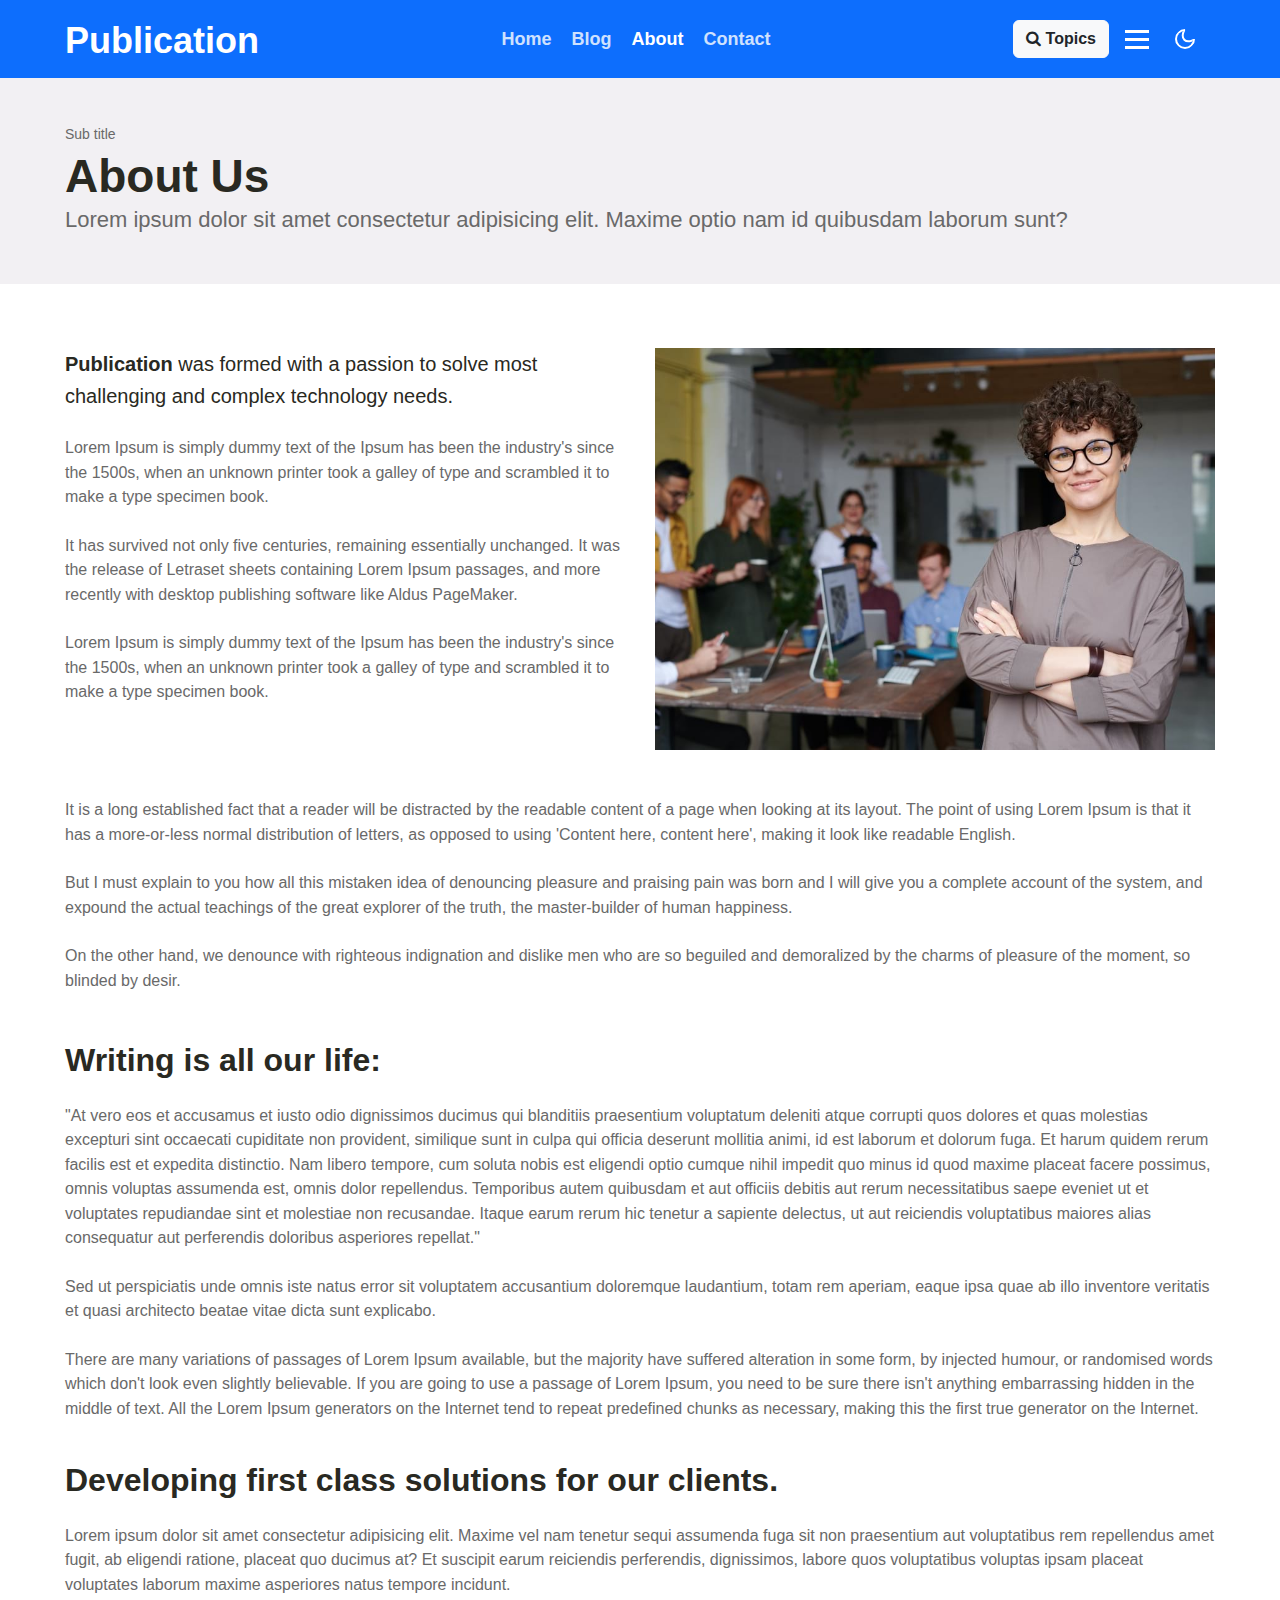
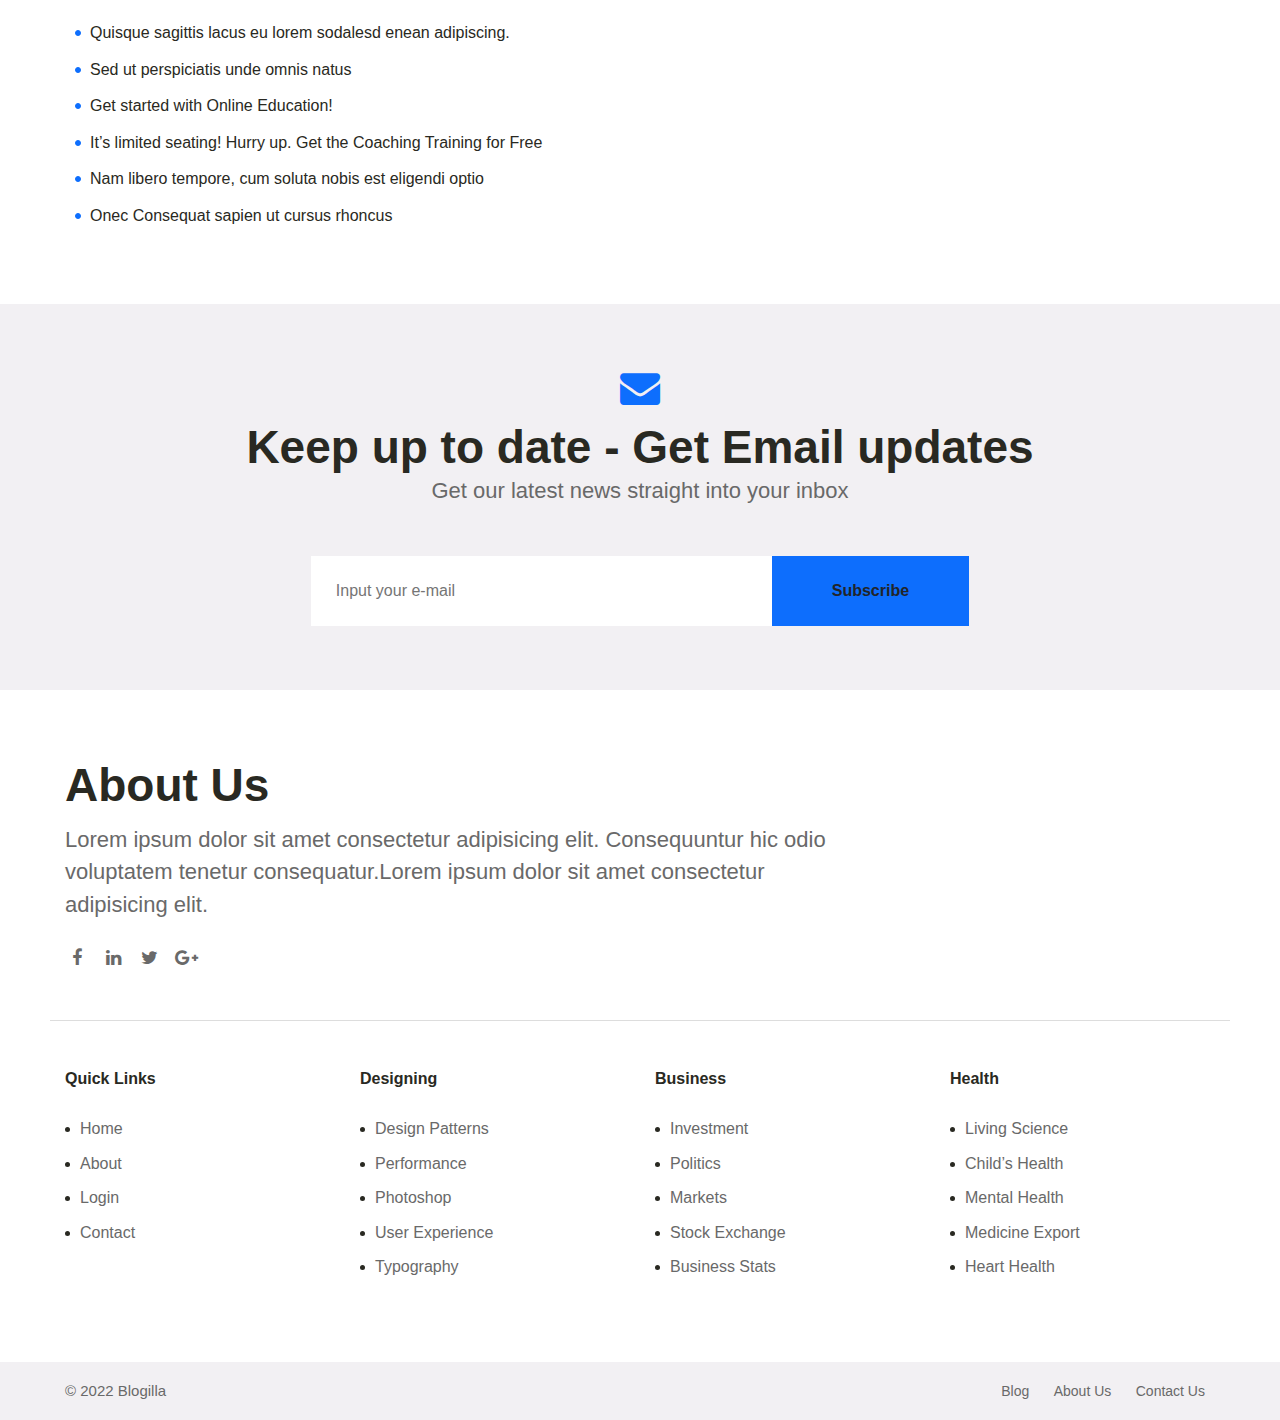
<file: about.html>
<!doctype html>
<html lang="en">

<head>
  <!-- Required meta tags -->
  <meta charset="utf-8">
  <meta name="viewport" content="width=device-width, initial-scale=1, shrink-to-fit=no">

  <title>Publication - Blog Category Bootstrap Responsive Website Template - About :: W3Layouts</title>

  <!-- Template CSS -->
  <link rel="stylesheet" href="assets/css/style-starter.css">

</head>

<body>
<!--header-->
<header id="site-header">
	<div class="container">
		<nav class="navbar navbar-expand-lg navbar-dark stroke p-0">
			<h1> <a class="navbar-brand" href="index.html">
					Publication
				</a></h1>
			<!-- if logo is image enable this   
			<a class="navbar-brand" href="#index.html">
					<img src="image-path" alt="Your logo" title="Your logo" style="height:35px;" />
			</a> -->
			<button class="navbar-toggler  collapsed bg-gradient" type="button" data-toggle="collapse" data-target="#navbarTogglerDemo02"
				aria-controls="navbarTogglerDemo02" aria-expanded="false" aria-label="Toggle navigation">
				<span class="navbar-toggler-icon fa icon-expand fa-bars"></span>
				<span class="navbar-toggler-icon fa icon-close fa-times"></span>
				</span>
			</button>

			<div class="collapse navbar-collapse" id="navbarTogglerDemo02">
				<ul class="navbar-nav mx-auto">
					<li class="nav-item @@home-active">
						<a class="nav-link" href="index.html">Home <span class="sr-only">(current)</span></a>
					</li>
					<li class="nav-item @@about-active">
						<a class="nav-link" href="blog.html">Blog</a>
					</li>
					<li class="nav-item active">
						<a class="nav-link" href="about.html">About</a>
					</li>
					<li class="nav-item @@contact-active">
						<a class="nav-link" href="contact.html">Contact</a>
					</li>
				</ul>
				<!--/search-right-->
				<div class="search-right">
					<a href="#search" class="btn btn-light theme-button mr-lg-3 mt-lg-0 mt-4" title="search"><span class="fa fa-search"
							aria-hidden="true"></span> Topics</a>
					<!-- search popup -->
					<div id="search" class="pop-overlay">
						<div class="popup">
							<form action="#search-results.html" method="post" class="search-box">
								<input type="search" placeholder="Search your Keyword" name="search" required="required" autofocus="">
								<button type="submit" class="btn"><span class="fa fa-search" aria-hidden="true"></span></button>
							</form>
							<div class="browse-items">
								<h3 class="hny-title two mt-md-5 mt-4">Browse all topics:</h3>
								<ul class="search-items">
									<li><a href="#blog.html">Design Patterns</a></li>
									<li><a href="#blog.html">Performance</a></li>
									<li><a href="#blog.html">Photoshop</a></li>
									<li><a href="#blog.html">User Experience</a></li>
									<li><a href="#blog.html">Typography</a></li>
									<li><a href="#blog.html">E-commerce</a></li>
									<li><a href="#blog.html">HTML</a></li>
									<li><a href="#blog.html">Illustration</a></li>
									<li><a href="#blog.html">Design Patterns</a></li>
									<li><a href="#blog.html">Performance</a></li>
									<li><a href="#blog.html">Photoshop</a></li>
									<li><a href="#blog.html">User Experience</a></li>
									<li><a href="#blog.html">Typography</a></li>
									<li><a href="#blog.html">E-commerce</a></li>
									<li><a href="#blog.html">HTML</a></li>
									<li><a href="#blog.html">Illustration</a></li>
								</ul>
							</div>
						</div>
						<a class="close" href="#close">×</a>
					</div>
					<!-- /search popup -->
					<a href="#domain" class="domain" data-toggle="modal" data-target="#DomainModal">
						<div class="hamburger1">
							<div></div>
							<div></div>
							<div></div>
						</div>
					</a>

					<!--//search-right-->
				</div>
			</div>

			<!-- toggle switch for light and dark theme -->
			<div class="mobile-position">
				<nav class="navigation">
					<div class="theme-switch-wrapper">
						<label class="theme-switch" for="checkbox">
							<input type="checkbox" id="checkbox">
							<div class="mode-container">
								<i class="gg-sun"></i>
								<i class="gg-moon"></i>
							</div>
						</label>
					</div>
				</nav>
			</div>
			<!-- //toggle switch for light and dark theme -->
		</nav>
	</div>
</header>
<!--/header-->


<!-- Domain Modal -->
<div class="modal right fade" id="DomainModal" tabindex="-1" role="dialog" aria-labelledby="DomainModalLabel2">
	<div class="modal-dialog" role="document">
		<div class="modal-content right-toggle-bg">

			<button type="button" class="close" data-dismiss="modal" aria-label="Close"><span aria-hidden="true">&times;</span></button>

			<div class="modal-body">
				<div class="modal__content">
					<h2 class="logo"><a class="logo-brand" href="index.html">
							Publication
						</a></h2>
					<!-- if logo is image enable this   
		<h2 class="logo">
			<img src="image-path" alt="Your logo" title="Your logo" style="height:35px;" />
		</h2> -->
					<p class="mt-md-3 mt-2">Lorem ipsum dolor sit amet, elit. Eos expedita ipsam at fugiat ab.</p>
					<div class="widget-menu-items mt-sm-5 mt-4">
						<h5 class="widget-title">Menu Items</h5>
						<nav class="navbar p-0">
							<ul class="navbar-nav">
								<li class="nav-item active">
									<a class="nav-link" href="index.html">Home</a>
								</li>
								<li class="nav-item">
									<a class="nav-link" href="about.html">About</a>
								</li>
								<li class="nav-item">
									<a class="nav-link" href="contact.html">Contact</a>
								</li>
							</ul>
						</nav>
					</div>
					<div class="widget-social-icons mt-sm-5 mt-4">
						<h5 class="widget-title">Contact Us</h5>
						<ul class="icon-rounded address">
							<li>
								<p> Lorem dolor sit, New York, USA</p>
							</li>
							<li class="mt-3">
								<p><span class="fa fa-phone"></span> <a href="tel:+44-568-88-33">+44-568-88-33</a></p>
							</li>
							<li class="mt-2">
								<p><span class="fa fa-envelope"></span> <a href="mailto:publication@mail.com">publication@mail.com</a></p>
							</li>
						</ul>
					</div>
					<div class="widget-social-icons mt-sm-5 mt-4">
						<h5 class="widget-title">Follow Us</h5>
						<ul class="icon-rounded">
							<li><a class="social-link twitter" href="#url" target="_blank"><i class="fa fa-twitter"></i></a></li>
							<li><a class="social-link linkedin" href="#url" target="_blank"><i class="fa fa-linkedin"></i></a></li>
							<li><a class="social-link tumblr" href="#url" target="_blank"><i class="fa fa-tumblr"></i></a></li>
						</ul>
					</div>
				</div>
			</div>
		</div>
		<!-- //modal-content -->
	</div>
	<!-- //modal-dialog -->
</div>
<!-- //Domain modal -->
<section class="w3l-breadcrumb py-5">
  <div class="container">
    <h6 class="sub-title">Sub title</h5>
      <div class="header-section">
        <h3>About Us</h3>
        <p>Lorem ipsum dolor sit amet consectetur adipisicing elit. Maxime optio nam id quibusdam laborum sunt?</p>
      </div>
  </div>
</section>
<!-- about -->
<div class="about py-5">
  <div class="container py-lg-3">
    <div class="row">
      <div class="col-lg-6 publication-about-grid">
        <p class="mb-4 mt-0 about-title"><b>Publication</b> was formed with a passion to solve most challenging and complex technology needs.</p>
        <p class="mb-4">Lorem Ipsum is simply dummy text of the Ipsum has been the industry's since the 1500s, when an unknown printer took a galley
          of type and scrambled it to make a type specimen book.</p>
        <p class="mb-4">It has survived not only five centuries, remaining essentially unchanged. It was the release of Letraset sheets containing
          Lorem Ipsum
          passages, and more recently with desktop publishing software like Aldus PageMaker.</p>
        <p class="mb-4">Lorem Ipsum is simply dummy text of the Ipsum has been the industry's since the 1500s, when an unknown printer took a galley
          of type and scrambled it to make a type specimen book.</p>
      </div>
      <div class="col-lg-6 col-md-6 mt-lg-0 mt-5 real-about-grid">
        <img src="assets/images/about.jpg" alt=" " class="img-fluid" />
      </div>
    </div>
    <div class="row mt-5">
      <div class="col-md-12 publication-about-grid">
        <p class="mb-4">It is a long established fact that a reader will be distracted by the readable content of a page when looking at its layout.
          The point of using Lorem Ipsum is that it has a more-or-less normal distribution of letters, as opposed to using 'Content here, content
          here', making it look like readable English.</p>

        <p class="mb-4">But I must explain to you how all this mistaken idea of denouncing pleasure and praising pain was born and I will give you a
          complete account of the system, and expound the actual teachings of the great explorer of the truth, the master-builder of human happiness.
        </p>

        <p class="mb-5">On the other hand, we denounce with righteous indignation and dislike men who are so beguiled and demoralized by the charms of
          pleasure of the moment, so blinded by desir.</p>

        <div class="my-4 header-about">
          <h3 class="mb-3 about-head-title">Writing is all our life:</h3>
        </div>
        <p class="mb-4">"At vero eos et accusamus et iusto odio dignissimos ducimus qui blanditiis praesentium voluptatum deleniti atque corrupti quos
          dolores et quas molestias excepturi sint occaecati cupiditate non provident, similique sunt in culpa qui officia deserunt mollitia animi, id
          est laborum et dolorum fuga. Et harum quidem rerum facilis est et expedita distinctio. Nam libero tempore, cum soluta nobis est eligendi
          optio cumque nihil impedit quo minus id quod maxime placeat facere possimus, omnis voluptas assumenda est, omnis dolor repellendus.
          Temporibus autem quibusdam et aut officiis debitis aut rerum necessitatibus saepe eveniet ut et voluptates repudiandae sint et molestiae non
          recusandae. Itaque earum rerum hic tenetur a sapiente delectus, ut aut reiciendis voluptatibus maiores alias consequatur aut perferendis
          doloribus asperiores repellat." </p>

        <p class="mb-4">Sed ut perspiciatis unde omnis iste natus error sit voluptatem accusantium doloremque laudantium, totam rem aperiam, eaque
          ipsa quae ab illo inventore veritatis et quasi architecto beatae vitae dicta sunt explicabo.</p>

        <p>There are many variations of passages of Lorem Ipsum available, but the majority have suffered alteration in some form, by injected humour,
          or randomised words which don't look even slightly believable. If you are going to use a passage of Lorem Ipsum, you need to be sure there
          isn't anything embarrassing hidden in the middle of text. All the Lorem Ipsum generators on the Internet tend to repeat predefined chunks as
          necessary, making this the first true generator on the Internet.</p>

        <div class="about-page-content mt-4 pt-lg-3">
          <h3 class="about-head-title m-0 mb-4">Developing first class solutions for our clients.</h3>
          <p class="mb-4">Lorem ipsum dolor sit amet consectetur adipisicing elit. Maxime vel nam tenetur sequi
            assumenda fuga
            sit non praesentium aut voluptatibus rem repellendus amet fugit, ab eligendi ratione, placeat quo
            ducimus at? Et suscipit earum reiciendis perferendis, dignissimos, labore quos voluptatibus voluptas
            ipsam placeat voluptates laborum maxime asperiores natus tempore incidunt. </p>
          <div class="text-list">
            <ol>
              <li>Quisque sagittis lacus eu lorem sodalesd enean adipiscing.</li>
              <li>Sed ut perspiciatis unde omnis natus</li>
              <li>Get started with Online Education!</li>
              <li>It’s limited seating! Hurry up. Get the Coaching Training for Free</li>
              <li>Nam libero tempore, cum soluta nobis est eligendi optio </li>
              <li>Onec Consequat sapien ut cursus rhoncus</li>
            </ol>
          </div>
        </div>
      </div>
    </div>
  </div>
</div>
<!-- subscribe form -->
<section class="w3l-subscribe">
  <div class="main-w3 py-5">
    <div class="container py-lg-3">
      <div class="grids-forms text-center">
        <div class="row">
          <div class="col-md-12">
            <span class="fa fa-envelope mb-3" aria-hidden="true"></span>
            <div class="header-section text-center">
              <h3>Keep up to date - Get Email updates</h3>
              <p>Get our latest news straight into your inbox</p>
            </div>
          </div>
        </div>
        <div class="row mt-md-5 mt-4">
          <div class="col-lg-7 col-md-9 mx-auto main-midd-2">
            <form action="#" method="post" class="rightside-form">
              <input type="email" name="email" placeholder="Input your e-mail" required>
              <button type="submit" class="btn btn-primary theme-button">Subscribe</button>
            </form>
          </div>
        </div>
      </div>
    </div>
  </div>
</section>
<!-- //subscribe form -->
  <!-- footer-66 -->
  <footer class="w3l-footer">
    <section class="footer-inner-main">
      <div class="footer-hny-grids py-5">
        <div class="container py-lg-4">
          <div class="text-txt">
            <div class="right-side">
              <div class="row footer-about pb-5">
                <div class="col-lg-9 footer-links">
                  <div class="header-section">
                    <h3 class="mb-3">About Us</h3>
                    <p class="pr-lg-5">Lorem ipsum dolor sit amet consectetur adipisicing elit.
                      Consequuntur hic odio voluptatem tenetur consequatur.Lorem ipsum dolor sit amet
                      consectetur adipisicing elit. </p>
                  </div>
                  <div class="columns-2 mt-4">
                    <ul class="social">
                      <li><a href="#facebook"><span class="fa fa-facebook" aria-hidden="true"></span></a>
                      </li>
                      <li><a href="#linkedin"><span class="fa fa-linkedin" aria-hidden="true"></span></a>
                      </li>
                      <li><a href="#twitter"><span class="fa fa-twitter" aria-hidden="true"></span></a>
                      </li>
                      <li><a href="#google"><span class="fa fa-google-plus" aria-hidden="true"></span></a>
                      </li>

                    </ul>
                  </div>
                </div>
              </div>
              <div class="row footer-links">

                <div class="col-md-3 col-sm-6 sub-two-right mt-5">
                  <h6>Quick Links</h6>
                  <ul>
                    <li><a href="index.html">Home</a> </li>
                    <li><a href="about.html">About</a> </li>
                    <li><a href="#login.html">Login</a></li>
                    <li><a href="contact.html">Contact</a></li>
                  </ul>
                </div>
                <div class="col-md-3 col-sm-6 sub-two-right mt-5">
                  <h6>Designing</h6>
                  <ul>
                    <li><a href="#articles.html">Design Patterns</a> </li>
                    <li><a href="#articles.html">Performance</a> </li>
                    <li><a href="#articles.html">Photoshop</a> </li>
                    <li><a href="#articles.html">User Experience</a> </li>
                    <li><a href="#articles.html">Typography</a> </li>
                  </ul>
                </div>
                <div class="col-md-3 col-sm-6 sub-two-right mt-5">
                  <h6>Business</h6>
                  <ul>
                    <li><a href="#blog.html">Investment</a> </li>
                    <li><a href="#blog.html">Politics</a> </li>
                    <li><a href="#blog.html">Markets</a> </li>
                    <li><a href="#blog.html">Stock Exchange</a> </li>
                    <li><a href="#blog.html">Business Stats</a> </li>
                  </ul>
                </div>
                <div class="col-md-3 col-sm-6 sub-two-right mt-5">
                  <h6>Health</h6>
                  <ul>
                    <li><a href="#blog.html">Living Science</a> </li>
                    <li><a href="#blog.html">Child’s Health</a> </li>
                    <li><a href="#blog.html">Mental Health</a> </li>
                    <li><a href="#blog.html">Medicine Export</a> </li>
                    <li><a href="#blog.html">Heart Health</a> </li>
                  </ul>
                </div>
              </div>
            </div>
          </div>
        </div>
      </div>
      </div>
      <div class="below-section">
        <div class="container">
          <div class="copyright-footer">
            <div class="columns text-lg-left">
              <p>&copy; 2022 Blogilla <!--Publication. All rights reserved | Designed by <a href="https://w3layouts.com">W3layouts</a>--></p>
            </div>
            <ul class="columns text-lg-right">
              <li><a href="blog.html">Blog</a>
              </li>
              <li><a href="about.html">About Us</a>
              </li>
              <li><a href="contact.html">Contact Us</a>
              </li>
            </ul>
          </div>
        </div>
      </div>
      <!-- copyright -->
      <!-- move top -->
      <button onclick="topFunction()" id="movetop" title="Go to top">
        <span class="fa fa-arrow-up" aria-hidden="true"></span>
      </button>
      <script>
        // When the user scrolls down 20px from the top of the document, show the button
        window.onscroll = function () {
          scrollFunction()
        };

        function scrollFunction() {
          if (document.body.scrollTop > 20 || document.documentElement.scrollTop > 20) {
            document.getElementById("movetop").style.display = "block";
          } else {
            document.getElementById("movetop").style.display = "none";
          }
        }

        // When the user clicks on the button, scroll to the top of the document
        function topFunction() {
          document.body.scrollTop = 0;
          document.documentElement.scrollTop = 0;
        }
      </script>
      <!-- /move top -->

    </section>
  </footer>
  <!--//footer-66 -->

  <!-- jQuery JS -->
  <!-- <script src="assets/js/jquery-3.4.1.slim.min.js"></script> -->
  <script src="assets/js/jquery-1.9.1.min.js"></script>


  <script src="assets/js/theme-change.js"></script>

  <!-- responsive tabs -->
  <script src="assets/js/easyResponsiveTabs.js"></script>

  <!--Plug-in Initialisation-->
  <script type="text/javascript">
    $(document).ready(function () {
      //Horizontal Tab
      $('#parentHorizontalTab').easyResponsiveTabs({
        type: 'default', //Types: default, vertical, accordion
        width: 'auto', //auto or any width like 600px
        fit: true, // 100% fit in a container
        tabidentify: 'hor_1', // The tab groups identifier
        activate: function (event) { // Callback function if tab is switched
          var $tab = $(this);
          var $info = $('#nested-tabInfo');
          var $name = $('span', $info);
          $name.text($tab.text());
          $info.show();
        }
      });
    });
  </script>
  <!-- Template JavaScript -->
  <script src="assets/js/owl.carousel.js"></script>
  <!-- script for banner slider-->
  <script>
    $(document).ready(function () {
      $('.owl-one').owlCarousel({
        loop: true,
        margin: 0,
        nav: false,
        responsiveClass: true,
        autoplay: true,
        autoplayTimeout: 5000,
        autoplaySpeed: 1000,
        autoplayHoverPause: false,
        responsive: {
          0: {
            items: 1,
            nav: false
          },
          480: {
            items: 1,
            nav: false
          },
          667: {
            items: 1,
            nav: true
          },
          1000: {
            items: 1,
            nav: true
          }
        }
      })
    })
  </script>
  <!-- //script -->

  <!-- disable body scroll which navbar is in active -->
  <script>
    $(function () {
      $('.navbar-toggler').click(function () {
        $('body').toggleClass('noscroll');
      })
    });
  </script>
  <!-- disable body scroll which navbar is in active -->


  <!-- Bootstrap JS -->
  <script src="assets/js/bootstrap.min.js"></script>
  </body>

  </html>
</file>
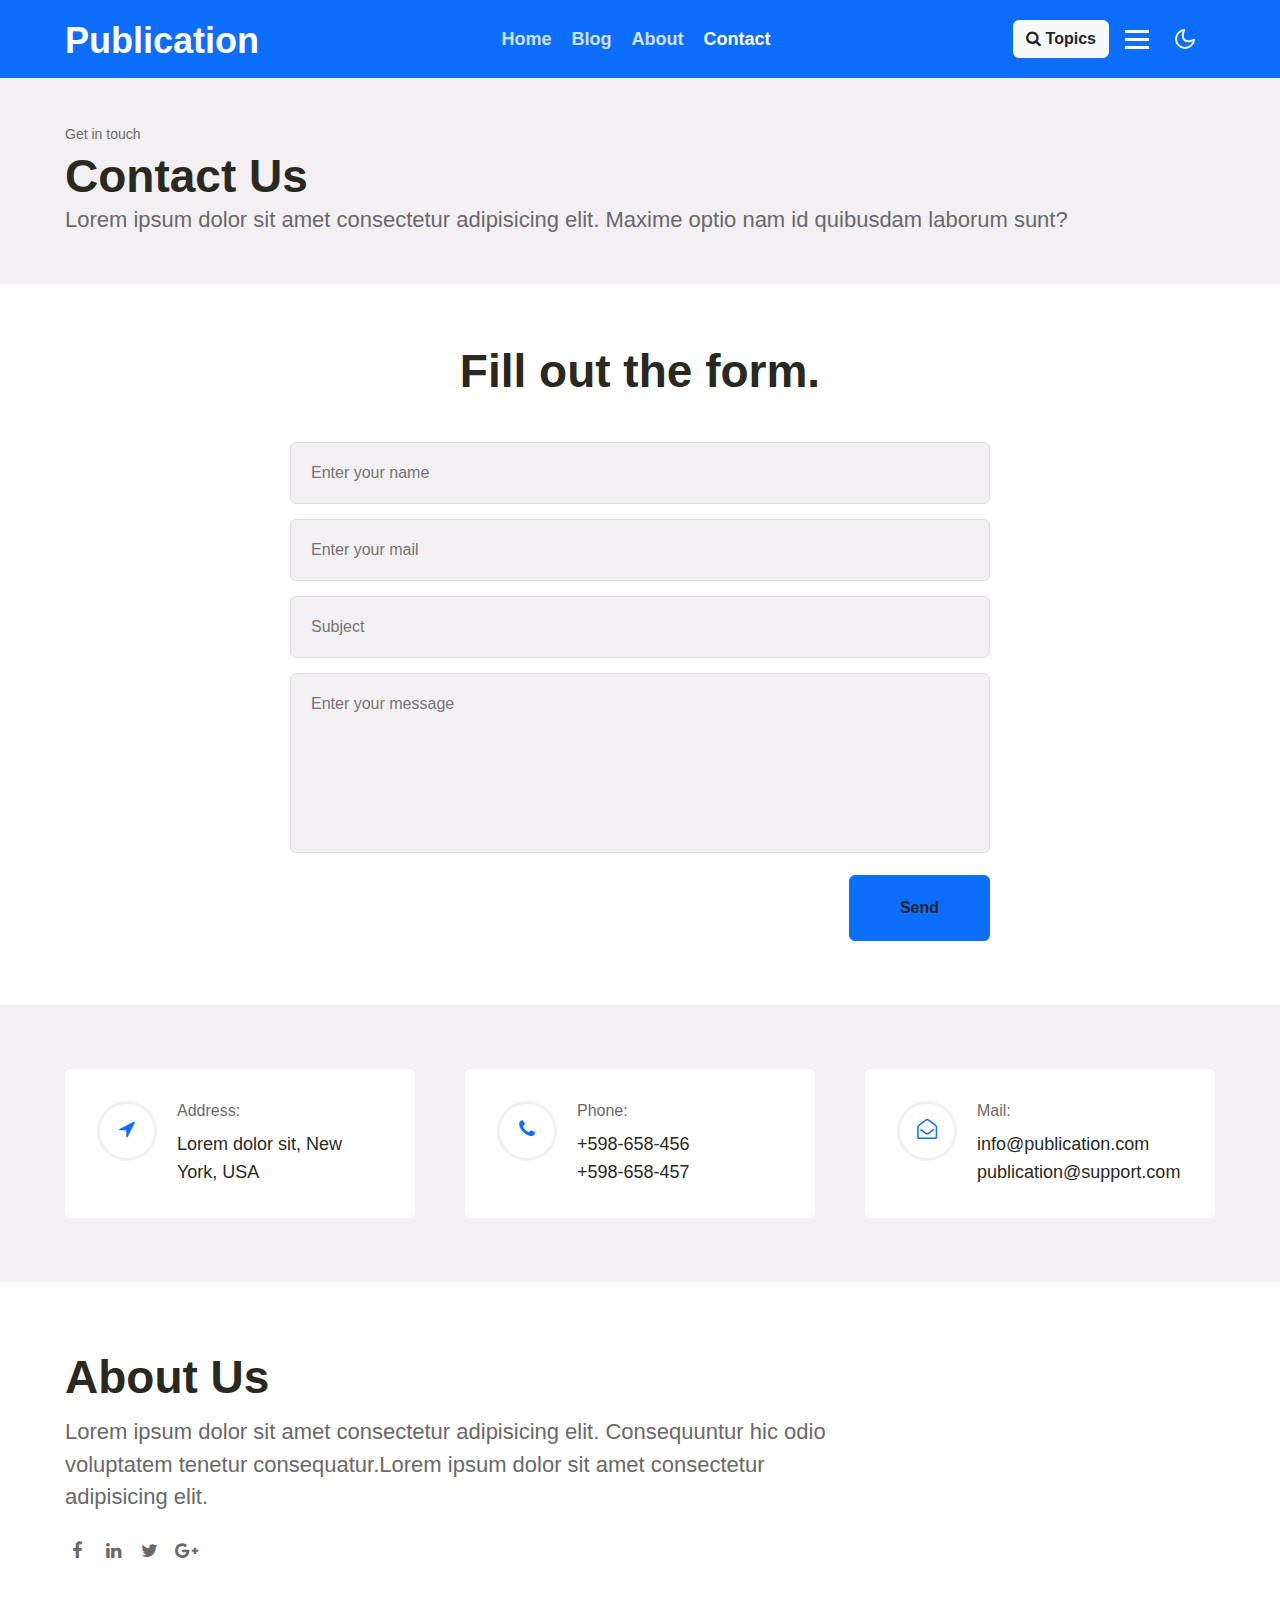
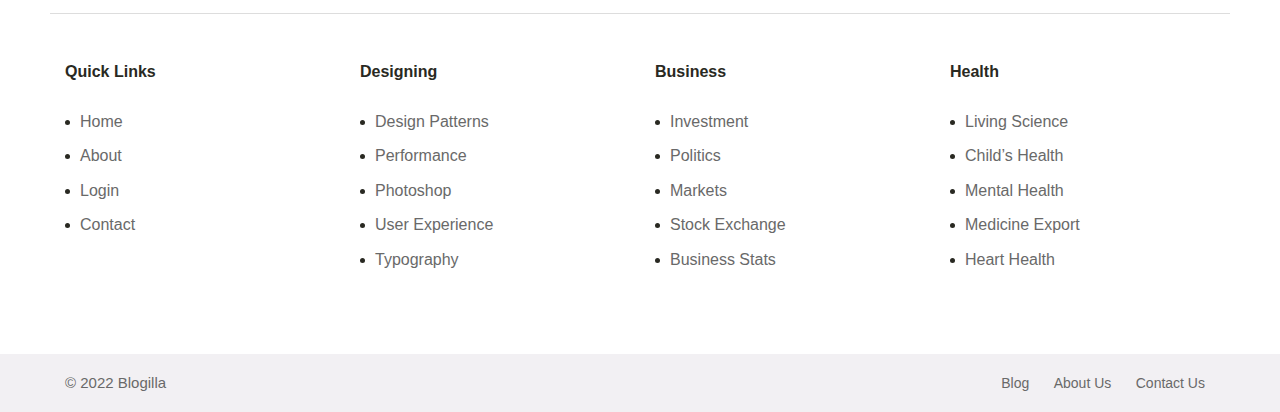
<file: contact.html>
<!doctype html>
<html lang="en">

<head>
  <!-- Required meta tags -->
  <meta charset="utf-8">
  <meta name="viewport" content="width=device-width, initial-scale=1, shrink-to-fit=no">

  <title> Contact :: Blogilla</title>

  <!-- Template CSS -->
  <link rel="stylesheet" href="assets/css/style-starter.css">

</head>

<body>
<!--header-->
<header id="site-header">
	<div class="container">
		<nav class="navbar navbar-expand-lg navbar-dark stroke p-0">
			<h1> <a class="navbar-brand" href="index.html">
					Publication
				</a></h1>
			<!-- if logo is image enable this   
			<a class="navbar-brand" href="#index.html">
					<img src="image-path" alt="Your logo" title="Your logo" style="height:35px;" />
			</a> -->
			<button class="navbar-toggler  collapsed bg-gradient" type="button" data-toggle="collapse" data-target="#navbarTogglerDemo02"
				aria-controls="navbarTogglerDemo02" aria-expanded="false" aria-label="Toggle navigation">
				<span class="navbar-toggler-icon fa icon-expand fa-bars"></span>
				<span class="navbar-toggler-icon fa icon-close fa-times"></span>
				</span>
			</button>

			<div class="collapse navbar-collapse" id="navbarTogglerDemo02">
				<ul class="navbar-nav mx-auto">
					<li class="nav-item @@home-active">
						<a class="nav-link" href="index.html">Home <span class="sr-only">(current)</span></a>
					</li>
					<li class="nav-item @@about-active">
						<a class="nav-link" href="blog.html">Blog</a>
					</li>
					<li class="nav-item @@about-active">
						<a class="nav-link" href="about.html">About</a>
					</li>
					<li class="nav-item active">
						<a class="nav-link" href="contact.html">Contact</a>
					</li>
				</ul>
				<!--/search-right-->
				<div class="search-right">
					<a href="#search" class="btn btn-light theme-button mr-lg-3 mt-lg-0 mt-4" title="search"><span class="fa fa-search"
							aria-hidden="true"></span> Topics</a>
					<!-- search popup -->
					<div id="search" class="pop-overlay">
						<div class="popup">
							<form action="#search-results.html" method="post" class="search-box">
								<input type="search" placeholder="Search your Keyword" name="search" required="required" autofocus="">
								<button type="submit" class="btn"><span class="fa fa-search" aria-hidden="true"></span></button>
							</form>
							<div class="browse-items">
								<h3 class="hny-title two mt-md-5 mt-4">Browse all topics:</h3>
								<ul class="search-items">
									<li><a href="#blog.html">Design Patterns</a></li>
									<li><a href="#blog.html">Performance</a></li>
									<li><a href="#blog.html">Photoshop</a></li>
									<li><a href="#blog.html">User Experience</a></li>
									<li><a href="#blog.html">Typography</a></li>
									<li><a href="#blog.html">E-commerce</a></li>
									<li><a href="#blog.html">HTML</a></li>
									<li><a href="#blog.html">Illustration</a></li>
									<li><a href="#blog.html">Design Patterns</a></li>
									<li><a href="#blog.html">Performance</a></li>
									<li><a href="#blog.html">Photoshop</a></li>
									<li><a href="#blog.html">User Experience</a></li>
									<li><a href="#blog.html">Typography</a></li>
									<li><a href="#blog.html">E-commerce</a></li>
									<li><a href="#blog.html">HTML</a></li>
									<li><a href="#blog.html">Illustration</a></li>
								</ul>
							</div>
						</div>
						<a class="close" href="#close">×</a>
					</div>
					<!-- /search popup -->
					<a href="#domain" class="domain" data-toggle="modal" data-target="#DomainModal">
						<div class="hamburger1">
							<div></div>
							<div></div>
							<div></div>
						</div>
					</a>

					<!--//search-right-->
				</div>
			</div>

			<!-- toggle switch for light and dark theme -->
			<div class="mobile-position">
				<nav class="navigation">
					<div class="theme-switch-wrapper">
						<label class="theme-switch" for="checkbox">
							<input type="checkbox" id="checkbox">
							<div class="mode-container">
								<i class="gg-sun"></i>
								<i class="gg-moon"></i>
							</div>
						</label>
					</div>
				</nav>
			</div>
			<!-- //toggle switch for light and dark theme -->
		</nav>
	</div>
</header>
<!--/header-->


<!-- Domain Modal -->
<div class="modal right fade" id="DomainModal" tabindex="-1" role="dialog" aria-labelledby="DomainModalLabel2">
	<div class="modal-dialog" role="document">
		<div class="modal-content right-toggle-bg">

			<button type="button" class="close" data-dismiss="modal" aria-label="Close"><span aria-hidden="true">&times;</span></button>

			<div class="modal-body">
				<div class="modal__content">
					<h2 class="logo"><a class="logo-brand" href="index.html">
							Publication
						</a></h2>
					<!-- if logo is image enable this   
		<h2 class="logo">
			<img src="image-path" alt="Your logo" title="Your logo" style="height:35px;" />
		</h2> -->
					<p class="mt-md-3 mt-2">Lorem ipsum dolor sit amet, elit. Eos expedita ipsam at fugiat ab.</p>
					<div class="widget-menu-items mt-sm-5 mt-4">
						<h5 class="widget-title">Menu Items</h5>
						<nav class="navbar p-0">
							<ul class="navbar-nav">
								<li class="nav-item active">
									<a class="nav-link" href="index.html">Home</a>
								</li>
								<li class="nav-item">
									<a class="nav-link" href="about.html">About</a>
								</li>
								<li class="nav-item">
									<a class="nav-link" href="contact.html">Contact</a>
								</li>
							</ul>
						</nav>
					</div>
					<div class="widget-social-icons mt-sm-5 mt-4">
						<h5 class="widget-title">Contact Us</h5>
						<ul class="icon-rounded address">
							<li>
								<p> Lorem dolor sit, New York, USA</p>
							</li>
							<li class="mt-3">
								<p><span class="fa fa-phone"></span> <a href="tel:+44-568-88-33">+44-568-88-33</a></p>
							</li>
							<li class="mt-2">
								<p><span class="fa fa-envelope"></span> <a href="mailto:publication@mail.com">publication@mail.com</a></p>
							</li>
						</ul>
					</div>
					<div class="widget-social-icons mt-sm-5 mt-4">
						<h5 class="widget-title">Follow Us</h5>
						<ul class="icon-rounded">
							<li><a class="social-link twitter" href="#url" target="_blank"><i class="fa fa-twitter"></i></a></li>
							<li><a class="social-link linkedin" href="#url" target="_blank"><i class="fa fa-linkedin"></i></a></li>
							<li><a class="social-link tumblr" href="#url" target="_blank"><i class="fa fa-tumblr"></i></a></li>
						</ul>
					</div>
				</div>
			</div>
		</div>
		<!-- //modal-content -->
	</div>
	<!-- //modal-dialog -->
</div>
<!-- //Domain modal -->
<section class="w3l-breadcrumb py-5">
  <div class="container">
    <h6 class="sub-title">Get in touch</h5>
      <div class="header-section">
        <h3>Contact Us</h3>
        <p>Lorem ipsum dolor sit amet consectetur adipisicing elit. Maxime optio nam id quibusdam laborum sunt?</p>
      </div>
  </div>
</section>
<!-- contact form -->
<section class="w3l-contact" id="contact">
	<div class="container py-5">
		<div class="contacts12-main py-md-3">
			<div class="header-section text-center">
				<h3 class="mb-md-5 mb-4">Fill out the form.
			</div>
			<form action="https://sendmail.w3layouts.com/submitForm" method="post" class="">
				<div class="main-input">
					<input type="text" name="w3lName" placeholder="Enter your name" class="contact-input" required="" />
					<input type="email" name="w3lSender" placeholder="Enter your mail" class="contact-input" required="" />
					<input type="email" name="w3lSubject" placeholder="Subject" class="contact-input" />
					<textarea class="contact-textarea contact-input" name="w3lMessage" placeholder="Enter your message" required=""></textarea>
				</div>
				<div class="text-right">
					<button class="btn-primary btn theme-button">Send</button>
				</div>
			</form>
		</div>
	</div>
	<div class="contant11-top-bg py-5">
		<div class="container py-lg-3">
			<div class="d-grid contact section-gap">
				<div class="contact-info-left d-grid">
					<div class="contact-info">
						<div class="icon">
							<span class="fa fa-location-arrow" aria-hidden="true"></span>
						</div>
						<div class="contact-details">
							<h4>Address:</h4>
							<p>Lorem dolor sit, New York, USA</p>
						</div>
					</div>
					<div class="contact-info">
						<div class="icon">
							<span class="fa fa-phone" aria-hidden="true"></span>
						</div>
						<div class="contact-details">
							<h4>Phone:</h4>
							<p><a href="tel:+598-658-456">+598-658-456</a></p>
							<p><a href="tel:+598-658-457">+598-658-457</a></p>
						</div>
					</div>
					<div class="contact-info">
						<div class="icon">
							<span class="fa fa-envelope-open-o" aria-hidden="true"></span>
						</div>
						<div class="contact-details">
							<h4>Mail:</h4>
							<p><a href="mailto:mail@example.com" class="email">info@publication.com</a></p>
							<p><a href="mailto:mail@example.com" class="email">publication@support.com</a></p>
						</div>
					</div>
				</div>
			</div>
		</div>
	</div>
</section>
<!-- //contact form -->
  <!-- footer-66 -->
  <footer class="w3l-footer">
    <section class="footer-inner-main">
      <div class="footer-hny-grids py-5">
        <div class="container py-lg-4">
          <div class="text-txt">
            <div class="right-side">
              <div class="row footer-about pb-5">
                <div class="col-lg-9 footer-links">
                  <div class="header-section">
                    <h3 class="mb-3">About Us</h3>
                    <p class="pr-lg-5">Lorem ipsum dolor sit amet consectetur adipisicing elit.
                      Consequuntur hic odio voluptatem tenetur consequatur.Lorem ipsum dolor sit amet
                      consectetur adipisicing elit. </p>
                  </div>
                  <div class="columns-2 mt-4">
                    <ul class="social">
                      <li><a href="#facebook"><span class="fa fa-facebook" aria-hidden="true"></span></a>
                      </li>
                      <li><a href="#linkedin"><span class="fa fa-linkedin" aria-hidden="true"></span></a>
                      </li>
                      <li><a href="#twitter"><span class="fa fa-twitter" aria-hidden="true"></span></a>
                      </li>
                      <li><a href="#google"><span class="fa fa-google-plus" aria-hidden="true"></span></a>
                      </li>

                    </ul>
                  </div>
                </div>
              </div>
              <div class="row footer-links">

                <div class="col-md-3 col-sm-6 sub-two-right mt-5">
                  <h6>Quick Links</h6>
                  <ul>
                    <li><a href="index.html">Home</a> </li>
                    <li><a href="about.html">About</a> </li>
                    <li><a href="#login.html">Login</a></li>
                    <li><a href="contact.html">Contact</a></li>
                  </ul>
                </div>
                <div class="col-md-3 col-sm-6 sub-two-right mt-5">
                  <h6>Designing</h6>
                  <ul>
                    <li><a href="#articles.html">Design Patterns</a> </li>
                    <li><a href="#articles.html">Performance</a> </li>
                    <li><a href="#articles.html">Photoshop</a> </li>
                    <li><a href="#articles.html">User Experience</a> </li>
                    <li><a href="#articles.html">Typography</a> </li>
                  </ul>
                </div>
                <div class="col-md-3 col-sm-6 sub-two-right mt-5">
                  <h6>Business</h6>
                  <ul>
                    <li><a href="#blog.html">Investment</a> </li>
                    <li><a href="#blog.html">Politics</a> </li>
                    <li><a href="#blog.html">Markets</a> </li>
                    <li><a href="#blog.html">Stock Exchange</a> </li>
                    <li><a href="#blog.html">Business Stats</a> </li>
                  </ul>
                </div>
                <div class="col-md-3 col-sm-6 sub-two-right mt-5">
                  <h6>Health</h6>
                  <ul>
                    <li><a href="#blog.html">Living Science</a> </li>
                    <li><a href="#blog.html">Child’s Health</a> </li>
                    <li><a href="#blog.html">Mental Health</a> </li>
                    <li><a href="#blog.html">Medicine Export</a> </li>
                    <li><a href="#blog.html">Heart Health</a> </li>
                  </ul>
                </div>
              </div>
            </div>
          </div>
        </div>
      </div>
      </div>
      <div class="below-section">
        <div class="container">
          <div class="copyright-footer">
            <div class="columns text-lg-left">
              <p>&copy; 2022 Blogilla<!-- Publication. All rights reserved | Designed by <a href="https://w3layouts.com">W3layouts</a>--></p>
            </div>
            <ul class="columns text-lg-right">
              <li><a href="blog.html">Blog</a>
              </li>
              <li><a href="about.html">About Us</a>
              </li>
              <li><a href="contact.html">Contact Us</a>
              </li>
            </ul>
          </div>
        </div>
      </div>
      <!-- copyright -->
      <!-- move top -->
      <button onclick="topFunction()" id="movetop" title="Go to top">
        <span class="fa fa-arrow-up" aria-hidden="true"></span>
      </button>
      <script>
        // When the user scrolls down 20px from the top of the document, show the button
        window.onscroll = function () {
          scrollFunction()
        };

        function scrollFunction() {
          if (document.body.scrollTop > 20 || document.documentElement.scrollTop > 20) {
            document.getElementById("movetop").style.display = "block";
          } else {
            document.getElementById("movetop").style.display = "none";
          }
        }

        // When the user clicks on the button, scroll to the top of the document
        function topFunction() {
          document.body.scrollTop = 0;
          document.documentElement.scrollTop = 0;
        }
      </script>
      <!-- /move top -->

    </section>
  </footer>
  <!--//footer-66 -->

  <!-- jQuery JS -->
  <!-- <script src="assets/js/jquery-3.4.1.slim.min.js"></script> -->
  <script src="assets/js/jquery-1.9.1.min.js"></script>


  <script src="assets/js/theme-change.js"></script>

  <!-- responsive tabs -->
  <script src="assets/js/easyResponsiveTabs.js"></script>

  <!--Plug-in Initialisation-->
  <script type="text/javascript">
    $(document).ready(function () {
      //Horizontal Tab
      $('#parentHorizontalTab').easyResponsiveTabs({
        type: 'default', //Types: default, vertical, accordion
        width: 'auto', //auto or any width like 600px
        fit: true, // 100% fit in a container
        tabidentify: 'hor_1', // The tab groups identifier
        activate: function (event) { // Callback function if tab is switched
          var $tab = $(this);
          var $info = $('#nested-tabInfo');
          var $name = $('span', $info);
          $name.text($tab.text());
          $info.show();
        }
      });
    });
  </script>
  <!-- Template JavaScript -->
  <script src="assets/js/owl.carousel.js"></script>
  <!-- script for banner slider-->
  <script>
    $(document).ready(function () {
      $('.owl-one').owlCarousel({
        loop: true,
        margin: 0,
        nav: false,
        responsiveClass: true,
        autoplay: true,
        autoplayTimeout: 5000,
        autoplaySpeed: 1000,
        autoplayHoverPause: false,
        responsive: {
          0: {
            items: 1,
            nav: false
          },
          480: {
            items: 1,
            nav: false
          },
          667: {
            items: 1,
            nav: true
          },
          1000: {
            items: 1,
            nav: true
          }
        }
      })
    })
  </script>
  <!-- //script -->

  <!-- disable body scroll which navbar is in active -->
  <script>
    $(function () {
      $('.navbar-toggler').click(function () {
        $('body').toggleClass('noscroll');
      })
    });
  </script>
  <!-- disable body scroll which navbar is in active -->


  <!-- Bootstrap JS -->
  <script src="assets/js/bootstrap.min.js"></script>
  </body>

  </html>
</file>
<file: assets/css/style-starter.css>
/* 
Author: W3layouts
Author URL: http://w3layouts.com
 */
 @charset "UTF-8";
/*!
 *  Font Awesome 4.7.0 by @davegandy - http://fontawesome.io - @fontawesome
 *  License - http://fontawesome.io/license (Font: SIL OFL 1.1, CSS: MIT License)
 */
/* FONT PATH
 * -------------------------- */
@font-face {
  font-family: 'FontAwesome';
  src: url("../fonts/fontawesome-webfont.eot?v=4.7.0");
  src: url("../fonts/fontawesome-webfont.eot?#iefix&v=4.7.0") format("embedded-opentype"), url("../fonts/fontawesome-webfont.woff2?v=4.7.0") format("woff2"), url("../fonts/fontawesome-webfont.woff?v=4.7.0") format("woff"), url("../fonts/fontawesome-webfont.ttf?v=4.7.0") format("truetype"), url("../fonts/fontawesome-webfont.svg?v=4.7.0#fontawesomeregular") format("svg");
  font-weight: normal;
  font-style: normal; }

.fa {
  display: inline-block;
  font: normal normal normal 14px/1 FontAwesome;
  font-size: inherit;
  text-rendering: auto;
  -webkit-font-smoothing: antialiased;
  -moz-osx-font-smoothing: grayscale; }

/* makes the font 33% larger relative to the icon container */
.fa-lg {
  font-size: 1.33333em;
  line-height: 0.75em;
  vertical-align: -15%; }

.fa-2x {
  font-size: 2em; }

.fa-3x {
  font-size: 3em; }

.fa-4x {
  font-size: 4em; }

.fa-5x {
  font-size: 5em; }

.fa-fw {
  width: 1.28571em;
  text-align: center; }

.fa-ul {
  padding-left: 0;
  margin-left: 2.14286em;
  list-style-type: none; }
  .fa-ul > li {
    position: relative; }

.fa-li {
  position: absolute;
  left: -2.14286em;
  width: 2.14286em;
  top: 0.14286em;
  text-align: center; }
  .fa-li.fa-lg {
    left: -1.85714em; }

.fa-border {
  padding: .2em .25em .15em;
  border: solid 0.08em #eee;
  border-radius: .1em; }

.fa-pull-left {
  float: left; }

.fa-pull-right {
  float: right; }

.fa.fa-pull-left {
  margin-right: .3em; }

.fa.fa-pull-right {
  margin-left: .3em; }

/* Deprecated as of 4.4.0 */
.pull-right {
  float: right; }

.pull-left {
  float: left; }

.fa.pull-left {
  margin-right: .3em; }

.fa.pull-right {
  margin-left: .3em; }

.fa-spin {
  -webkit-animation: fa-spin 2s infinite linear;
  animation: fa-spin 2s infinite linear; }

.fa-pulse {
  -webkit-animation: fa-spin 1s infinite steps(8);
  animation: fa-spin 1s infinite steps(8); }

@-webkit-keyframes fa-spin {
  0% {
    transform: rotate(0deg); }
  100% {
    transform: rotate(359deg); } }

@keyframes fa-spin {
  0% {
    transform: rotate(0deg); }
  100% {
    transform: rotate(359deg); } }

.fa-rotate-90 {
  -ms-filter: "progid:DXImageTransform.Microsoft.BasicImage(rotation=1)";
  transform: rotate(90deg); }

.fa-rotate-180 {
  -ms-filter: "progid:DXImageTransform.Microsoft.BasicImage(rotation=2)";
  transform: rotate(180deg); }

.fa-rotate-270 {
  -ms-filter: "progid:DXImageTransform.Microsoft.BasicImage(rotation=3)";
  transform: rotate(270deg); }

.fa-flip-horizontal {
  -ms-filter: "progid:DXImageTransform.Microsoft.BasicImage(rotation=0, mirror=1)";
  transform: scale(-1, 1); }

.fa-flip-vertical {
  -ms-filter: "progid:DXImageTransform.Microsoft.BasicImage(rotation=2, mirror=1)";
  transform: scale(1, -1); }

:root .fa-rotate-90,
:root .fa-rotate-180,
:root .fa-rotate-270,
:root .fa-flip-horizontal,
:root .fa-flip-vertical {
  -webkit-filter: none;
          filter: none; }

.fa-stack {
  position: relative;
  display: inline-block;
  width: 2em;
  height: 2em;
  line-height: 2em;
  vertical-align: middle; }

.fa-stack-1x, .fa-stack-2x {
  position: absolute;
  left: 0;
  width: 100%;
  text-align: center; }

.fa-stack-1x {
  line-height: inherit; }

.fa-stack-2x {
  font-size: 2em; }

.fa-inverse {
  color: #fff; }

/* Font Awesome uses the Unicode Private Use Area (PUA) to ensure screen
   readers do not read off random characters that represent icons */
.fa-glass:before {
  content: ""; }

.fa-music:before {
  content: ""; }

.fa-search:before {
  content: ""; }

.fa-envelope-o:before {
  content: ""; }

.fa-heart:before {
  content: ""; }

.fa-star:before {
  content: ""; }

.fa-star-o:before {
  content: ""; }

.fa-user:before {
  content: ""; }

.fa-film:before {
  content: ""; }

.fa-th-large:before {
  content: ""; }

.fa-th:before {
  content: ""; }

.fa-th-list:before {
  content: ""; }

.fa-check:before {
  content: ""; }

.fa-remove:before,
.fa-close:before,
.fa-times:before {
  content: ""; }

.fa-search-plus:before {
  content: ""; }

.fa-search-minus:before {
  content: ""; }

.fa-power-off:before {
  content: ""; }

.fa-signal:before {
  content: ""; }

.fa-gear:before,
.fa-cog:before {
  content: ""; }

.fa-trash-o:before {
  content: ""; }

.fa-home:before {
  content: ""; }

.fa-file-o:before {
  content: ""; }

.fa-clock-o:before {
  content: ""; }

.fa-road:before {
  content: ""; }

.fa-download:before {
  content: ""; }

.fa-arrow-circle-o-down:before {
  content: ""; }

.fa-arrow-circle-o-up:before {
  content: ""; }

.fa-inbox:before {
  content: ""; }

.fa-play-circle-o:before {
  content: ""; }

.fa-rotate-right:before,
.fa-repeat:before {
  content: ""; }

.fa-refresh:before {
  content: ""; }

.fa-list-alt:before {
  content: ""; }

.fa-lock:before {
  content: ""; }

.fa-flag:before {
  content: ""; }

.fa-headphones:before {
  content: ""; }

.fa-volume-off:before {
  content: ""; }

.fa-volume-down:before {
  content: ""; }

.fa-volume-up:before {
  content: ""; }

.fa-qrcode:before {
  content: ""; }

.fa-barcode:before {
  content: ""; }

.fa-tag:before {
  content: ""; }

.fa-tags:before {
  content: ""; }

.fa-book:before {
  content: ""; }

.fa-bookmark:before {
  content: ""; }

.fa-print:before {
  content: ""; }

.fa-camera:before {
  content: ""; }

.fa-font:before {
  content: ""; }

.fa-bold:before {
  content: ""; }

.fa-italic:before {
  content: ""; }

.fa-text-height:before {
  content: ""; }

.fa-text-width:before {
  content: ""; }

.fa-align-left:before {
  content: ""; }

.fa-align-center:before {
  content: ""; }

.fa-align-right:before {
  content: ""; }

.fa-align-justify:before {
  content: ""; }

.fa-list:before {
  content: ""; }

.fa-dedent:before,
.fa-outdent:before {
  content: ""; }

.fa-indent:before {
  content: ""; }

.fa-video-camera:before {
  content: ""; }

.fa-photo:before,
.fa-image:before,
.fa-picture-o:before {
  content: ""; }

.fa-pencil:before {
  content: ""; }

.fa-map-marker:before {
  content: ""; }

.fa-adjust:before {
  content: ""; }

.fa-tint:before {
  content: ""; }

.fa-edit:before,
.fa-pencil-square-o:before {
  content: ""; }

.fa-share-square-o:before {
  content: ""; }

.fa-check-square-o:before {
  content: ""; }

.fa-arrows:before {
  content: ""; }

.fa-step-backward:before {
  content: ""; }

.fa-fast-backward:before {
  content: ""; }

.fa-backward:before {
  content: ""; }

.fa-play:before {
  content: ""; }

.fa-pause:before {
  content: ""; }

.fa-stop:before {
  content: ""; }

.fa-forward:before {
  content: ""; }

.fa-fast-forward:before {
  content: ""; }

.fa-step-forward:before {
  content: ""; }

.fa-eject:before {
  content: ""; }

.fa-chevron-left:before {
  content: ""; }

.fa-chevron-right:before {
  content: ""; }

.fa-plus-circle:before {
  content: ""; }

.fa-minus-circle:before {
  content: ""; }

.fa-times-circle:before {
  content: ""; }

.fa-check-circle:before {
  content: ""; }

.fa-question-circle:before {
  content: ""; }

.fa-info-circle:before {
  content: ""; }

.fa-crosshairs:before {
  content: ""; }

.fa-times-circle-o:before {
  content: ""; }

.fa-check-circle-o:before {
  content: ""; }

.fa-ban:before {
  content: ""; }

.fa-arrow-left:before {
  content: ""; }

.fa-arrow-right:before {
  content: ""; }

.fa-arrow-up:before {
  content: ""; }

.fa-arrow-down:before {
  content: ""; }

.fa-mail-forward:before,
.fa-share:before {
  content: ""; }

.fa-expand:before {
  content: ""; }

.fa-compress:before {
  content: ""; }

.fa-plus:before {
  content: ""; }

.fa-minus:before {
  content: ""; }

.fa-asterisk:before {
  content: ""; }

.fa-exclamation-circle:before {
  content: ""; }

.fa-gift:before {
  content: ""; }

.fa-leaf:before {
  content: ""; }

.fa-fire:before {
  content: ""; }

.fa-eye:before {
  content: ""; }

.fa-eye-slash:before {
  content: ""; }

.fa-warning:before,
.fa-exclamation-triangle:before {
  content: ""; }

.fa-plane:before {
  content: ""; }

.fa-calendar:before {
  content: ""; }

.fa-random:before {
  content: ""; }

.fa-comment:before {
  content: ""; }

.fa-magnet:before {
  content: ""; }

.fa-chevron-up:before {
  content: ""; }

.fa-chevron-down:before {
  content: ""; }

.fa-retweet:before {
  content: ""; }

.fa-shopping-cart:before {
  content: ""; }

.fa-folder:before {
  content: ""; }

.fa-folder-open:before {
  content: ""; }

.fa-arrows-v:before {
  content: ""; }

.fa-arrows-h:before {
  content: ""; }

.fa-bar-chart-o:before,
.fa-bar-chart:before {
  content: ""; }

.fa-twitter-square:before {
  content: ""; }

.fa-facebook-square:before {
  content: ""; }

.fa-camera-retro:before {
  content: ""; }

.fa-key:before {
  content: ""; }

.fa-gears:before,
.fa-cogs:before {
  content: ""; }

.fa-comments:before {
  content: ""; }

.fa-thumbs-o-up:before {
  content: ""; }

.fa-thumbs-o-down:before {
  content: ""; }

.fa-star-half:before {
  content: ""; }

.fa-heart-o:before {
  content: ""; }

.fa-sign-out:before {
  content: ""; }

.fa-linkedin-square:before {
  content: ""; }

.fa-thumb-tack:before {
  content: ""; }

.fa-external-link:before {
  content: ""; }

.fa-sign-in:before {
  content: ""; }

.fa-trophy:before {
  content: ""; }

.fa-github-square:before {
  content: ""; }

.fa-upload:before {
  content: ""; }

.fa-lemon-o:before {
  content: ""; }

.fa-phone:before {
  content: ""; }

.fa-square-o:before {
  content: ""; }

.fa-bookmark-o:before {
  content: ""; }

.fa-phone-square:before {
  content: ""; }

.fa-twitter:before {
  content: ""; }

.fa-facebook-f:before,
.fa-facebook:before {
  content: ""; }

.fa-github:before {
  content: ""; }

.fa-unlock:before {
  content: ""; }

.fa-credit-card:before {
  content: ""; }

.fa-feed:before,
.fa-rss:before {
  content: ""; }

.fa-hdd-o:before {
  content: ""; }

.fa-bullhorn:before {
  content: ""; }

.fa-bell:before {
  content: ""; }

.fa-certificate:before {
  content: ""; }

.fa-hand-o-right:before {
  content: ""; }

.fa-hand-o-left:before {
  content: ""; }

.fa-hand-o-up:before {
  content: ""; }

.fa-hand-o-down:before {
  content: ""; }

.fa-arrow-circle-left:before {
  content: ""; }

.fa-arrow-circle-right:before {
  content: ""; }

.fa-arrow-circle-up:before {
  content: ""; }

.fa-arrow-circle-down:before {
  content: ""; }

.fa-globe:before {
  content: ""; }

.fa-wrench:before {
  content: ""; }

.fa-tasks:before {
  content: ""; }

.fa-filter:before {
  content: ""; }

.fa-briefcase:before {
  content: ""; }

.fa-arrows-alt:before {
  content: ""; }

.fa-group:before,
.fa-users:before {
  content: ""; }

.fa-chain:before,
.fa-link:before {
  content: ""; }

.fa-cloud:before {
  content: ""; }

.fa-flask:before {
  content: ""; }

.fa-cut:before,
.fa-scissors:before {
  content: ""; }

.fa-copy:before,
.fa-files-o:before {
  content: ""; }

.fa-paperclip:before {
  content: ""; }

.fa-save:before,
.fa-floppy-o:before {
  content: ""; }

.fa-square:before {
  content: ""; }

.fa-navicon:before,
.fa-reorder:before,
.fa-bars:before {
  content: ""; }

.fa-list-ul:before {
  content: ""; }

.fa-list-ol:before {
  content: ""; }

.fa-strikethrough:before {
  content: ""; }

.fa-underline:before {
  content: ""; }

.fa-table:before {
  content: ""; }

.fa-magic:before {
  content: ""; }

.fa-truck:before {
  content: ""; }

.fa-pinterest:before {
  content: ""; }

.fa-pinterest-square:before {
  content: ""; }

.fa-google-plus-square:before {
  content: ""; }

.fa-google-plus:before {
  content: ""; }

.fa-money:before {
  content: ""; }

.fa-caret-down:before {
  content: ""; }

.fa-caret-up:before {
  content: ""; }

.fa-caret-left:before {
  content: ""; }

.fa-caret-right:before {
  content: ""; }

.fa-columns:before {
  content: ""; }

.fa-unsorted:before,
.fa-sort:before {
  content: ""; }

.fa-sort-down:before,
.fa-sort-desc:before {
  content: ""; }

.fa-sort-up:before,
.fa-sort-asc:before {
  content: ""; }

.fa-envelope:before {
  content: ""; }

.fa-linkedin:before {
  content: ""; }

.fa-rotate-left:before,
.fa-undo:before {
  content: ""; }

.fa-legal:before,
.fa-gavel:before {
  content: ""; }

.fa-dashboard:before,
.fa-tachometer:before {
  content: ""; }

.fa-comment-o:before {
  content: ""; }

.fa-comments-o:before {
  content: ""; }

.fa-flash:before,
.fa-bolt:before {
  content: ""; }

.fa-sitemap:before {
  content: ""; }

.fa-umbrella:before {
  content: ""; }

.fa-paste:before,
.fa-clipboard:before {
  content: ""; }

.fa-lightbulb-o:before {
  content: ""; }

.fa-exchange:before {
  content: ""; }

.fa-cloud-download:before {
  content: ""; }

.fa-cloud-upload:before {
  content: ""; }

.fa-user-md:before {
  content: ""; }

.fa-stethoscope:before {
  content: ""; }

.fa-suitcase:before {
  content: ""; }

.fa-bell-o:before {
  content: ""; }

.fa-coffee:before {
  content: ""; }

.fa-cutlery:before {
  content: ""; }

.fa-file-text-o:before {
  content: ""; }

.fa-building-o:before {
  content: ""; }

.fa-hospital-o:before {
  content: ""; }

.fa-ambulance:before {
  content: ""; }

.fa-medkit:before {
  content: ""; }

.fa-fighter-jet:before {
  content: ""; }

.fa-beer:before {
  content: ""; }

.fa-h-square:before {
  content: ""; }

.fa-plus-square:before {
  content: ""; }

.fa-angle-double-left:before {
  content: ""; }

.fa-angle-double-right:before {
  content: ""; }

.fa-angle-double-up:before {
  content: ""; }

.fa-angle-double-down:before {
  content: ""; }

.fa-angle-left:before {
  content: ""; }

.fa-angle-right:before {
  content: ""; }

.fa-angle-up:before {
  content: ""; }

.fa-angle-down:before {
  content: ""; }

.fa-desktop:before {
  content: ""; }

.fa-laptop:before {
  content: ""; }

.fa-tablet:before {
  content: ""; }

.fa-mobile-phone:before,
.fa-mobile:before {
  content: ""; }

.fa-circle-o:before {
  content: ""; }

.fa-quote-left:before {
  content: ""; }

.fa-quote-right:before {
  content: ""; }

.fa-spinner:before {
  content: ""; }

.fa-circle:before {
  content: ""; }

.fa-mail-reply:before,
.fa-reply:before {
  content: ""; }

.fa-github-alt:before {
  content: ""; }

.fa-folder-o:before {
  content: ""; }

.fa-folder-open-o:before {
  content: ""; }

.fa-smile-o:before {
  content: ""; }

.fa-frown-o:before {
  content: ""; }

.fa-meh-o:before {
  content: ""; }

.fa-gamepad:before {
  content: ""; }

.fa-keyboard-o:before {
  content: ""; }

.fa-flag-o:before {
  content: ""; }

.fa-flag-checkered:before {
  content: ""; }

.fa-terminal:before {
  content: ""; }

.fa-code:before {
  content: ""; }

.fa-mail-reply-all:before,
.fa-reply-all:before {
  content: ""; }

.fa-star-half-empty:before,
.fa-star-half-full:before,
.fa-star-half-o:before {
  content: ""; }

.fa-location-arrow:before {
  content: ""; }

.fa-crop:before {
  content: ""; }

.fa-code-fork:before {
  content: ""; }

.fa-unlink:before,
.fa-chain-broken:before {
  content: ""; }

.fa-question:before {
  content: ""; }

.fa-info:before {
  content: ""; }

.fa-exclamation:before {
  content: ""; }

.fa-superscript:before {
  content: ""; }

.fa-subscript:before {
  content: ""; }

.fa-eraser:before {
  content: ""; }

.fa-puzzle-piece:before {
  content: ""; }

.fa-microphone:before {
  content: ""; }

.fa-microphone-slash:before {
  content: ""; }

.fa-shield:before {
  content: ""; }

.fa-calendar-o:before {
  content: ""; }

.fa-fire-extinguisher:before {
  content: ""; }

.fa-rocket:before {
  content: ""; }

.fa-maxcdn:before {
  content: ""; }

.fa-chevron-circle-left:before {
  content: ""; }

.fa-chevron-circle-right:before {
  content: ""; }

.fa-chevron-circle-up:before {
  content: ""; }

.fa-chevron-circle-down:before {
  content: ""; }

.fa-html5:before {
  content: ""; }

.fa-css3:before {
  content: ""; }

.fa-anchor:before {
  content: ""; }

.fa-unlock-alt:before {
  content: ""; }

.fa-bullseye:before {
  content: ""; }

.fa-ellipsis-h:before {
  content: ""; }

.fa-ellipsis-v:before {
  content: ""; }

.fa-rss-square:before {
  content: ""; }

.fa-play-circle:before {
  content: ""; }

.fa-ticket:before {
  content: ""; }

.fa-minus-square:before {
  content: ""; }

.fa-minus-square-o:before {
  content: ""; }

.fa-level-up:before {
  content: ""; }

.fa-level-down:before {
  content: ""; }

.fa-check-square:before {
  content: ""; }

.fa-pencil-square:before {
  content: ""; }

.fa-external-link-square:before {
  content: ""; }

.fa-share-square:before {
  content: ""; }

.fa-compass:before {
  content: ""; }

.fa-toggle-down:before,
.fa-caret-square-o-down:before {
  content: ""; }

.fa-toggle-up:before,
.fa-caret-square-o-up:before {
  content: ""; }

.fa-toggle-right:before,
.fa-caret-square-o-right:before {
  content: ""; }

.fa-euro:before,
.fa-eur:before {
  content: ""; }

.fa-gbp:before {
  content: ""; }

.fa-dollar:before,
.fa-usd:before {
  content: ""; }

.fa-rupee:before,
.fa-inr:before {
  content: ""; }

.fa-cny:before,
.fa-rmb:before,
.fa-yen:before,
.fa-jpy:before {
  content: ""; }

.fa-ruble:before,
.fa-rouble:before,
.fa-rub:before {
  content: ""; }

.fa-won:before,
.fa-krw:before {
  content: ""; }

.fa-bitcoin:before,
.fa-btc:before {
  content: ""; }

.fa-file:before {
  content: ""; }

.fa-file-text:before {
  content: ""; }

.fa-sort-alpha-asc:before {
  content: ""; }

.fa-sort-alpha-desc:before {
  content: ""; }

.fa-sort-amount-asc:before {
  content: ""; }

.fa-sort-amount-desc:before {
  content: ""; }

.fa-sort-numeric-asc:before {
  content: ""; }

.fa-sort-numeric-desc:before {
  content: ""; }

.fa-thumbs-up:before {
  content: ""; }

.fa-thumbs-down:before {
  content: ""; }

.fa-youtube-square:before {
  content: ""; }

.fa-youtube:before {
  content: ""; }

.fa-xing:before {
  content: ""; }

.fa-xing-square:before {
  content: ""; }

.fa-youtube-play:before {
  content: ""; }

.fa-dropbox:before {
  content: ""; }

.fa-stack-overflow:before {
  content: ""; }

.fa-instagram:before {
  content: ""; }

.fa-flickr:before {
  content: ""; }

.fa-adn:before {
  content: ""; }

.fa-bitbucket:before {
  content: ""; }

.fa-bitbucket-square:before {
  content: ""; }

.fa-tumblr:before {
  content: ""; }

.fa-tumblr-square:before {
  content: ""; }

.fa-long-arrow-down:before {
  content: ""; }

.fa-long-arrow-up:before {
  content: ""; }

.fa-long-arrow-left:before {
  content: ""; }

.fa-long-arrow-right:before {
  content: ""; }

.fa-apple:before {
  content: ""; }

.fa-windows:before {
  content: ""; }

.fa-android:before {
  content: ""; }

.fa-linux:before {
  content: ""; }

.fa-dribbble:before {
  content: ""; }

.fa-skype:before {
  content: ""; }

.fa-foursquare:before {
  content: ""; }

.fa-trello:before {
  content: ""; }

.fa-female:before {
  content: ""; }

.fa-male:before {
  content: ""; }

.fa-gittip:before,
.fa-gratipay:before {
  content: ""; }

.fa-sun-o:before {
  content: ""; }

.fa-moon-o:before {
  content: ""; }

.fa-archive:before {
  content: ""; }

.fa-bug:before {
  content: ""; }

.fa-vk:before {
  content: ""; }

.fa-weibo:before {
  content: ""; }

.fa-renren:before {
  content: ""; }

.fa-pagelines:before {
  content: ""; }

.fa-stack-exchange:before {
  content: ""; }

.fa-arrow-circle-o-right:before {
  content: ""; }

.fa-arrow-circle-o-left:before {
  content: ""; }

.fa-toggle-left:before,
.fa-caret-square-o-left:before {
  content: ""; }

.fa-dot-circle-o:before {
  content: ""; }

.fa-wheelchair:before {
  content: ""; }

.fa-vimeo-square:before {
  content: ""; }

.fa-turkish-lira:before,
.fa-try:before {
  content: ""; }

.fa-plus-square-o:before {
  content: ""; }

.fa-space-shuttle:before {
  content: ""; }

.fa-slack:before {
  content: ""; }

.fa-envelope-square:before {
  content: ""; }

.fa-wordpress:before {
  content: ""; }

.fa-openid:before {
  content: ""; }

.fa-institution:before,
.fa-bank:before,
.fa-university:before {
  content: ""; }

.fa-mortar-board:before,
.fa-graduation-cap:before {
  content: ""; }

.fa-yahoo:before {
  content: ""; }

.fa-google:before {
  content: ""; }

.fa-reddit:before {
  content: ""; }

.fa-reddit-square:before {
  content: ""; }

.fa-stumbleupon-circle:before {
  content: ""; }

.fa-stumbleupon:before {
  content: ""; }

.fa-delicious:before {
  content: ""; }

.fa-digg:before {
  content: ""; }

.fa-pied-piper-pp:before {
  content: ""; }

.fa-pied-piper-alt:before {
  content: ""; }

.fa-drupal:before {
  content: ""; }

.fa-joomla:before {
  content: ""; }

.fa-language:before {
  content: ""; }

.fa-fax:before {
  content: ""; }

.fa-building:before {
  content: ""; }

.fa-child:before {
  content: ""; }

.fa-paw:before {
  content: ""; }

.fa-spoon:before {
  content: ""; }

.fa-cube:before {
  content: ""; }

.fa-cubes:before {
  content: ""; }

.fa-behance:before {
  content: ""; }

.fa-behance-square:before {
  content: ""; }

.fa-steam:before {
  content: ""; }

.fa-steam-square:before {
  content: ""; }

.fa-recycle:before {
  content: ""; }

.fa-automobile:before,
.fa-car:before {
  content: ""; }

.fa-cab:before,
.fa-taxi:before {
  content: ""; }

.fa-tree:before {
  content: ""; }

.fa-spotify:before {
  content: ""; }

.fa-deviantart:before {
  content: ""; }

.fa-soundcloud:before {
  content: ""; }

.fa-database:before {
  content: ""; }

.fa-file-pdf-o:before {
  content: ""; }

.fa-file-word-o:before {
  content: ""; }

.fa-file-excel-o:before {
  content: ""; }

.fa-file-powerpoint-o:before {
  content: ""; }

.fa-file-photo-o:before,
.fa-file-picture-o:before,
.fa-file-image-o:before {
  content: ""; }

.fa-file-zip-o:before,
.fa-file-archive-o:before {
  content: ""; }

.fa-file-sound-o:before,
.fa-file-audio-o:before {
  content: ""; }

.fa-file-movie-o:before,
.fa-file-video-o:before {
  content: ""; }

.fa-file-code-o:before {
  content: ""; }

.fa-vine:before {
  content: ""; }

.fa-codepen:before {
  content: ""; }

.fa-jsfiddle:before {
  content: ""; }

.fa-life-bouy:before,
.fa-life-buoy:before,
.fa-life-saver:before,
.fa-support:before,
.fa-life-ring:before {
  content: ""; }

.fa-circle-o-notch:before {
  content: ""; }

.fa-ra:before,
.fa-resistance:before,
.fa-rebel:before {
  content: ""; }

.fa-ge:before,
.fa-empire:before {
  content: ""; }

.fa-git-square:before {
  content: ""; }

.fa-git:before {
  content: ""; }

.fa-y-combinator-square:before,
.fa-yc-square:before,
.fa-hacker-news:before {
  content: ""; }

.fa-tencent-weibo:before {
  content: ""; }

.fa-qq:before {
  content: ""; }

.fa-wechat:before,
.fa-weixin:before {
  content: ""; }

.fa-send:before,
.fa-paper-plane:before {
  content: ""; }

.fa-send-o:before,
.fa-paper-plane-o:before {
  content: ""; }

.fa-history:before {
  content: ""; }

.fa-circle-thin:before {
  content: ""; }

.fa-header:before {
  content: ""; }

.fa-paragraph:before {
  content: ""; }

.fa-sliders:before {
  content: ""; }

.fa-share-alt:before {
  content: ""; }

.fa-share-alt-square:before {
  content: ""; }

.fa-bomb:before {
  content: ""; }

.fa-soccer-ball-o:before,
.fa-futbol-o:before {
  content: ""; }

.fa-tty:before {
  content: ""; }

.fa-binoculars:before {
  content: ""; }

.fa-plug:before {
  content: ""; }

.fa-slideshare:before {
  content: ""; }

.fa-twitch:before {
  content: ""; }

.fa-yelp:before {
  content: ""; }

.fa-newspaper-o:before {
  content: ""; }

.fa-wifi:before {
  content: ""; }

.fa-calculator:before {
  content: ""; }

.fa-paypal:before {
  content: ""; }

.fa-google-wallet:before {
  content: ""; }

.fa-cc-visa:before {
  content: ""; }

.fa-cc-mastercard:before {
  content: ""; }

.fa-cc-discover:before {
  content: ""; }

.fa-cc-amex:before {
  content: ""; }

.fa-cc-paypal:before {
  content: ""; }

.fa-cc-stripe:before {
  content: ""; }

.fa-bell-slash:before {
  content: ""; }

.fa-bell-slash-o:before {
  content: ""; }

.fa-trash:before {
  content: ""; }

.fa-copyright:before {
  content: ""; }

.fa-at:before {
  content: ""; }

.fa-eyedropper:before {
  content: ""; }

.fa-paint-brush:before {
  content: ""; }

.fa-birthday-cake:before {
  content: ""; }

.fa-area-chart:before {
  content: ""; }

.fa-pie-chart:before {
  content: ""; }

.fa-line-chart:before {
  content: ""; }

.fa-lastfm:before {
  content: ""; }

.fa-lastfm-square:before {
  content: ""; }

.fa-toggle-off:before {
  content: ""; }

.fa-toggle-on:before {
  content: ""; }

.fa-bicycle:before {
  content: ""; }

.fa-bus:before {
  content: ""; }

.fa-ioxhost:before {
  content: ""; }

.fa-angellist:before {
  content: ""; }

.fa-cc:before {
  content: ""; }

.fa-shekel:before,
.fa-sheqel:before,
.fa-ils:before {
  content: ""; }

.fa-meanpath:before {
  content: ""; }

.fa-buysellads:before {
  content: ""; }

.fa-connectdevelop:before {
  content: ""; }

.fa-dashcube:before {
  content: ""; }

.fa-forumbee:before {
  content: ""; }

.fa-leanpub:before {
  content: ""; }

.fa-sellsy:before {
  content: ""; }

.fa-shirtsinbulk:before {
  content: ""; }

.fa-simplybuilt:before {
  content: ""; }

.fa-skyatlas:before {
  content: ""; }

.fa-cart-plus:before {
  content: ""; }

.fa-cart-arrow-down:before {
  content: ""; }

.fa-diamond:before {
  content: ""; }

.fa-ship:before {
  content: ""; }

.fa-user-secret:before {
  content: ""; }

.fa-motorcycle:before {
  content: ""; }

.fa-street-view:before {
  content: ""; }

.fa-heartbeat:before {
  content: ""; }

.fa-venus:before {
  content: ""; }

.fa-mars:before {
  content: ""; }

.fa-mercury:before {
  content: ""; }

.fa-intersex:before,
.fa-transgender:before {
  content: ""; }

.fa-transgender-alt:before {
  content: ""; }

.fa-venus-double:before {
  content: ""; }

.fa-mars-double:before {
  content: ""; }

.fa-venus-mars:before {
  content: ""; }

.fa-mars-stroke:before {
  content: ""; }

.fa-mars-stroke-v:before {
  content: ""; }

.fa-mars-stroke-h:before {
  content: ""; }

.fa-neuter:before {
  content: ""; }

.fa-genderless:before {
  content: ""; }

.fa-facebook-official:before {
  content: ""; }

.fa-pinterest-p:before {
  content: ""; }

.fa-whatsapp:before {
  content: ""; }

.fa-server:before {
  content: ""; }

.fa-user-plus:before {
  content: ""; }

.fa-user-times:before {
  content: ""; }

.fa-hotel:before,
.fa-bed:before {
  content: ""; }

.fa-viacoin:before {
  content: ""; }

.fa-train:before {
  content: ""; }

.fa-subway:before {
  content: ""; }

.fa-medium:before {
  content: ""; }

.fa-yc:before,
.fa-y-combinator:before {
  content: ""; }

.fa-optin-monster:before {
  content: ""; }

.fa-opencart:before {
  content: ""; }

.fa-expeditedssl:before {
  content: ""; }

.fa-battery-4:before,
.fa-battery:before,
.fa-battery-full:before {
  content: ""; }

.fa-battery-3:before,
.fa-battery-three-quarters:before {
  content: ""; }

.fa-battery-2:before,
.fa-battery-half:before {
  content: ""; }

.fa-battery-1:before,
.fa-battery-quarter:before {
  content: ""; }

.fa-battery-0:before,
.fa-battery-empty:before {
  content: ""; }

.fa-mouse-pointer:before {
  content: ""; }

.fa-i-cursor:before {
  content: ""; }

.fa-object-group:before {
  content: ""; }

.fa-object-ungroup:before {
  content: ""; }

.fa-sticky-note:before {
  content: ""; }

.fa-sticky-note-o:before {
  content: ""; }

.fa-cc-jcb:before {
  content: ""; }

.fa-cc-diners-club:before {
  content: ""; }

.fa-clone:before {
  content: ""; }

.fa-balance-scale:before {
  content: ""; }

.fa-hourglass-o:before {
  content: ""; }

.fa-hourglass-1:before,
.fa-hourglass-start:before {
  content: ""; }

.fa-hourglass-2:before,
.fa-hourglass-half:before {
  content: ""; }

.fa-hourglass-3:before,
.fa-hourglass-end:before {
  content: ""; }

.fa-hourglass:before {
  content: ""; }

.fa-hand-grab-o:before,
.fa-hand-rock-o:before {
  content: ""; }

.fa-hand-stop-o:before,
.fa-hand-paper-o:before {
  content: ""; }

.fa-hand-scissors-o:before {
  content: ""; }

.fa-hand-lizard-o:before {
  content: ""; }

.fa-hand-spock-o:before {
  content: ""; }

.fa-hand-pointer-o:before {
  content: ""; }

.fa-hand-peace-o:before {
  content: ""; }

.fa-trademark:before {
  content: ""; }

.fa-registered:before {
  content: ""; }

.fa-creative-commons:before {
  content: ""; }

.fa-gg:before {
  content: ""; }

.fa-gg-circle:before {
  content: ""; }

.fa-tripadvisor:before {
  content: ""; }

.fa-odnoklassniki:before {
  content: ""; }

.fa-odnoklassniki-square:before {
  content: ""; }

.fa-get-pocket:before {
  content: ""; }

.fa-wikipedia-w:before {
  content: ""; }

.fa-safari:before {
  content: ""; }

.fa-chrome:before {
  content: ""; }

.fa-firefox:before {
  content: ""; }

.fa-opera:before {
  content: ""; }

.fa-internet-explorer:before {
  content: ""; }

.fa-tv:before,
.fa-television:before {
  content: ""; }

.fa-contao:before {
  content: ""; }

.fa-500px:before {
  content: ""; }

.fa-amazon:before {
  content: ""; }

.fa-calendar-plus-o:before {
  content: ""; }

.fa-calendar-minus-o:before {
  content: ""; }

.fa-calendar-times-o:before {
  content: ""; }

.fa-calendar-check-o:before {
  content: ""; }

.fa-industry:before {
  content: ""; }

.fa-map-pin:before {
  content: ""; }

.fa-map-signs:before {
  content: ""; }

.fa-map-o:before {
  content: ""; }

.fa-map:before {
  content: ""; }

.fa-commenting:before {
  content: ""; }

.fa-commenting-o:before {
  content: ""; }

.fa-houzz:before {
  content: ""; }

.fa-vimeo:before {
  content: ""; }

.fa-black-tie:before {
  content: ""; }

.fa-fonticons:before {
  content: ""; }

.fa-reddit-alien:before {
  content: ""; }

.fa-edge:before {
  content: ""; }

.fa-credit-card-alt:before {
  content: ""; }

.fa-codiepie:before {
  content: ""; }

.fa-modx:before {
  content: ""; }

.fa-fort-awesome:before {
  content: ""; }

.fa-usb:before {
  content: ""; }

.fa-product-hunt:before {
  content: ""; }

.fa-mixcloud:before {
  content: ""; }

.fa-scribd:before {
  content: ""; }

.fa-pause-circle:before {
  content: ""; }

.fa-pause-circle-o:before {
  content: ""; }

.fa-stop-circle:before {
  content: ""; }

.fa-stop-circle-o:before {
  content: ""; }

.fa-shopping-bag:before {
  content: ""; }

.fa-shopping-basket:before {
  content: ""; }

.fa-hashtag:before {
  content: ""; }

.fa-bluetooth:before {
  content: ""; }

.fa-bluetooth-b:before {
  content: ""; }

.fa-percent:before {
  content: ""; }

.fa-gitlab:before {
  content: ""; }

.fa-wpbeginner:before {
  content: ""; }

.fa-wpforms:before {
  content: ""; }

.fa-envira:before {
  content: ""; }

.fa-universal-access:before {
  content: ""; }

.fa-wheelchair-alt:before {
  content: ""; }

.fa-question-circle-o:before {
  content: ""; }

.fa-blind:before {
  content: ""; }

.fa-audio-description:before {
  content: ""; }

.fa-volume-control-phone:before {
  content: ""; }

.fa-braille:before {
  content: ""; }

.fa-assistive-listening-systems:before {
  content: ""; }

.fa-asl-interpreting:before,
.fa-american-sign-language-interpreting:before {
  content: ""; }

.fa-deafness:before,
.fa-hard-of-hearing:before,
.fa-deaf:before {
  content: ""; }

.fa-glide:before {
  content: ""; }

.fa-glide-g:before {
  content: ""; }

.fa-signing:before,
.fa-sign-language:before {
  content: ""; }

.fa-low-vision:before {
  content: ""; }

.fa-viadeo:before {
  content: ""; }

.fa-viadeo-square:before {
  content: ""; }

.fa-snapchat:before {
  content: ""; }

.fa-snapchat-ghost:before {
  content: ""; }

.fa-snapchat-square:before {
  content: ""; }

.fa-pied-piper:before {
  content: ""; }

.fa-first-order:before {
  content: ""; }

.fa-yoast:before {
  content: ""; }

.fa-themeisle:before {
  content: ""; }

.fa-google-plus-circle:before,
.fa-google-plus-official:before {
  content: ""; }

.fa-fa:before,
.fa-font-awesome:before {
  content: ""; }

.fa-handshake-o:before {
  content: ""; }

.fa-envelope-open:before {
  content: ""; }

.fa-envelope-open-o:before {
  content: ""; }

.fa-linode:before {
  content: ""; }

.fa-address-book:before {
  content: ""; }

.fa-address-book-o:before {
  content: ""; }

.fa-vcard:before,
.fa-address-card:before {
  content: ""; }

.fa-vcard-o:before,
.fa-address-card-o:before {
  content: ""; }

.fa-user-circle:before {
  content: ""; }

.fa-user-circle-o:before {
  content: ""; }

.fa-user-o:before {
  content: ""; }

.fa-id-badge:before {
  content: ""; }

.fa-drivers-license:before,
.fa-id-card:before {
  content: ""; }

.fa-drivers-license-o:before,
.fa-id-card-o:before {
  content: ""; }

.fa-quora:before {
  content: ""; }

.fa-free-code-camp:before {
  content: ""; }

.fa-telegram:before {
  content: ""; }

.fa-thermometer-4:before,
.fa-thermometer:before,
.fa-thermometer-full:before {
  content: ""; }

.fa-thermometer-3:before,
.fa-thermometer-three-quarters:before {
  content: ""; }

.fa-thermometer-2:before,
.fa-thermometer-half:before {
  content: ""; }

.fa-thermometer-1:before,
.fa-thermometer-quarter:before {
  content: ""; }

.fa-thermometer-0:before,
.fa-thermometer-empty:before {
  content: ""; }

.fa-shower:before {
  content: ""; }

.fa-bathtub:before,
.fa-s15:before,
.fa-bath:before {
  content: ""; }

.fa-podcast:before {
  content: ""; }

.fa-window-maximize:before {
  content: ""; }

.fa-window-minimize:before {
  content: ""; }

.fa-window-restore:before {
  content: ""; }

.fa-times-rectangle:before,
.fa-window-close:before {
  content: ""; }

.fa-times-rectangle-o:before,
.fa-window-close-o:before {
  content: ""; }

.fa-bandcamp:before {
  content: ""; }

.fa-grav:before {
  content: ""; }

.fa-etsy:before {
  content: ""; }

.fa-imdb:before {
  content: ""; }

.fa-ravelry:before {
  content: ""; }

.fa-eercast:before {
  content: ""; }

.fa-microchip:before {
  content: ""; }

.fa-snowflake-o:before {
  content: ""; }

.fa-superpowers:before {
  content: ""; }

.fa-wpexplorer:before {
  content: ""; }

.fa-meetup:before {
  content: ""; }

.sr-only {
  position: absolute;
  width: 1px;
  height: 1px;
  padding: 0;
  margin: -1px;
  overflow: hidden;
  clip: rect(0, 0, 0, 0);
  border: 0; }

.sr-only-focusable:active, .sr-only-focusable:focus {
  position: static;
  width: auto;
  height: auto;
  margin: 0;
  overflow: visible;
  clip: auto; }

/*!
 * Bootstrap v4.4.1 (https://getbootstrap.com/)
 * Copyright 2011-2019 The Bootstrap Authors
 * Copyright 2011-2019 Twitter, Inc.
 * Licensed under MIT (https://github.com/twbs/bootstrap/blob/master/LICENSE)
 */
:root {
  --blue: #007bff;
  --indigo: #6610f2;
  --purple: #6f42c1;
  --pink: #e83e8c;
  --red: #dc3545;
  --orange: #fd7e14;
  --yellow: #ffc107;
  --green: #28a745;
  --teal: #20c997;
  --cyan: #17a2b8;
  --white: #fff;
  --gray: #6c757d;
  --gray-dark: #343a40;
  --primary: #0d6efd;
  --secondary: #05A1DA;
  --success: #28a745;
  --info: #17a2b8;
  --warning: #ffc107;
  --danger: #dc3545;
  --light: #f8f9fa;
  --dark: #343a40;
  --breakpoint-xs: 0;
  --breakpoint-sm: 576px;
  --breakpoint-md: 768px;
  --breakpoint-lg: 992px;
  --breakpoint-xl: 1200px;
  --font-family-sans-serif: -apple-system, BlinkMacSystemFont, "Segoe UI", Roboto, "Helvetica Neue", Arial, "Noto Sans", sans-serif, "Apple Color Emoji", "Segoe UI Emoji", "Segoe UI Symbol", "Noto Color Emoji";
  --font-family-monospace: SFMono-Regular, Menlo, Monaco, Consolas, "Liberation Mono", "Courier New", monospace; }

*,
*::before,
*::after {
  box-sizing: border-box; }

html {
  font-family: sans-serif;
  line-height: 1.15;
  -webkit-text-size-adjust: 100%;
  -webkit-tap-highlight-color: rgba(0, 0, 0, 0); }

article, aside, figcaption, figure, footer, header, hgroup, main, nav, section {
  display: block; }

body {
  margin: 0;
  font-family: -apple-system, BlinkMacSystemFont, "Segoe UI", Roboto, "Helvetica Neue", Arial, "Noto Sans", sans-serif, "Apple Color Emoji", "Segoe UI Emoji", "Segoe UI Symbol", "Noto Color Emoji";
  font-size: 1rem;
  font-weight: 400;
  line-height: 1.5;
  color: #212529;
  text-align: left;
  background-color: #fff; }

[tabindex="-1"]:focus:not(:focus-visible) {
  outline: 0 !important; }

hr {
  box-sizing: content-box;
  height: 0;
  overflow: visible; }

h1, h2, h3, h4, h5, h6 {
  margin-top: 0;
  margin-bottom: 0.5rem; }

p {
  margin-top: 0;
  margin-bottom: 1rem; }

abbr[title],
abbr[data-original-title] {
  text-decoration: underline;
  -webkit-text-decoration: underline dotted;
          text-decoration: underline dotted;
  cursor: help;
  border-bottom: 0;
  -webkit-text-decoration-skip-ink: none;
          text-decoration-skip-ink: none; }

address {
  margin-bottom: 1rem;
  font-style: normal;
  line-height: inherit; }

ol,
ul,
dl {
  margin-top: 0;
  margin-bottom: 1rem; }

ol ol,
ul ul,
ol ul,
ul ol {
  margin-bottom: 0; }

dt {
  font-weight: 700; }

dd {
  margin-bottom: .5rem;
  margin-left: 0; }

blockquote {
  margin: 0 0 1rem; }

b,
strong {
  font-weight: bolder; }

small {
  font-size: 80%; }

sub,
sup {
  position: relative;
  font-size: 75%;
  line-height: 0;
  vertical-align: baseline; }

sub {
  bottom: -.25em; }

sup {
  top: -.5em; }

a {
  color:#0d6efd;
  text-decoration: none;
  background-color: transparent; }
  a:hover {
    color: #0d6efd;
    text-decoration: underline; }

a:not([href]) {
  color: inherit;
  text-decoration: none; }
  a:not([href]):hover {
    color: inherit;
    text-decoration: none; }

pre,
code,
kbd,
samp {
  font-family: SFMono-Regular, Menlo, Monaco, Consolas, "Liberation Mono", "Courier New", monospace;
  font-size: 1em; }

pre {
  margin-top: 0;
  margin-bottom: 1rem;
  overflow: auto; }

figure {
  margin: 0 0 1rem; }

img {
  vertical-align: middle;
  border-style: none; }

svg {
  overflow: hidden;
  vertical-align: middle; }

table {
  border-collapse: collapse; }

caption {
  padding-top: 0.75rem;
  padding-bottom: 0.75rem;
  color: #6c757d;
  text-align: left;
  caption-side: bottom; }

th {
  text-align: inherit; }

label {
  display: inline-block;
  margin-bottom: 0.5rem; }

button {
  border-radius: 0; }

button:focus {
  outline: 1px dotted;
  outline: 5px auto -webkit-focus-ring-color; }

input,
button,
select,
optgroup,
textarea {
  margin: 0;
  font-family: inherit;
  font-size: inherit;
  line-height: inherit; }

button,
input {
  overflow: visible; }

button,
select {
  text-transform: none; }

select {
  word-wrap: normal; }

button,
[type="button"],
[type="reset"],
[type="submit"] {
  -webkit-appearance: button; }

button:not(:disabled),
[type="button"]:not(:disabled),
[type="reset"]:not(:disabled),
[type="submit"]:not(:disabled) {
  cursor: pointer; }

button::-moz-focus-inner,
[type="button"]::-moz-focus-inner,
[type="reset"]::-moz-focus-inner,
[type="submit"]::-moz-focus-inner {
  padding: 0;
  border-style: none; }

input[type="radio"],
input[type="checkbox"] {
  box-sizing: border-box;
  padding: 0; }

input[type="date"],
input[type="time"],
input[type="datetime-local"],
input[type="month"] {
  -webkit-appearance: listbox; }

textarea {
  overflow: auto;
  resize: vertical; }

fieldset {
  min-width: 0;
  padding: 0;
  margin: 0;
  border: 0; }

legend {
  display: block;
  width: 100%;
  max-width: 100%;
  padding: 0;
  margin-bottom: .5rem;
  font-size: 1.5rem;
  line-height: inherit;
  color: inherit;
  white-space: normal; }
  @media (max-width: 1200px) {
    legend {
      font-size: calc(1.275rem + 0.3vw) ; } }

progress {
  vertical-align: baseline; }

[type="number"]::-webkit-inner-spin-button,
[type="number"]::-webkit-outer-spin-button {
  height: auto; }

[type="search"] {
  outline-offset: -2px;
  -webkit-appearance: none; }

[type="search"]::-webkit-search-decoration {
  -webkit-appearance: none; }

::-webkit-file-upload-button {
  font: inherit;
  -webkit-appearance: button; }

output {
  display: inline-block; }

summary {
  display: list-item;
  cursor: pointer; }

template {
  display: none; }

[hidden] {
  display: none !important; }

h1, h2, h3, h4, h5, h6,
.h1, .h2, .h3, .h4, .h5, .h6 {
  margin-bottom: 0.5rem;
  font-weight: 500;
  line-height: 1.2; }

h1, .h1 {
  font-size: 2.5rem; }
  @media (max-width: 1200px) {
    h1, .h1 {
      font-size: calc(1.375rem + 1.5vw) ; } }

h2, .h2 {
  font-size: 2rem; }
  @media (max-width: 1200px) {
    h2, .h2 {
      font-size: calc(1.325rem + 0.9vw) ; } }

h3, .h3 {
  font-size: 1.75rem; }
  @media (max-width: 1200px) {
    h3, .h3 {
      font-size: calc(1.3rem + 0.6vw) ; } }

h4, .h4 {
  font-size: 1.5rem; }
  @media (max-width: 1200px) {
    h4, .h4 {
      font-size: calc(1.275rem + 0.3vw) ; } }

h5, .h5 {
  font-size: 1.25rem; }

h6, .h6 {
  font-size: 1rem; }

.lead {
  font-size: 1.25rem;
  font-weight: 300; }

.display-1 {
  font-size: 6rem;
  font-weight: 300;
  line-height: 1.2; }
  @media (max-width: 1200px) {
    .display-1 {
      font-size: calc(1.725rem + 5.7vw) ; } }

.display-2 {
  font-size: 5.5rem;
  font-weight: 300;
  line-height: 1.2; }
  @media (max-width: 1200px) {
    .display-2 {
      font-size: calc(1.675rem + 5.1vw) ; } }

.display-3 {
  font-size: 4.5rem;
  font-weight: 300;
  line-height: 1.2; }
  @media (max-width: 1200px) {
    .display-3 {
      font-size: calc(1.575rem + 3.9vw) ; } }

.display-4 {
  font-size: 3.5rem;
  font-weight: 300;
  line-height: 1.2; }
  @media (max-width: 1200px) {
    .display-4 {
      font-size: calc(1.475rem + 2.7vw) ; } }

hr {
  margin-top: 1rem;
  margin-bottom: 1rem;
  border: 0;
  border-top: 1px solid rgba(0, 0, 0, 0.1); }

small,
.small {
  font-size: 80%;
  font-weight: 400; }

mark,
.mark {
  padding: 0.2em;
  background-color: #fcf8e3; }

.list-unstyled {
  padding-left: 0;
  list-style: none; }

.list-inline {
  padding-left: 0;
  list-style: none; }

.list-inline-item {
  display: inline-block; }
  .list-inline-item:not(:last-child) {
    margin-right: 0.5rem; }

.initialism {
  font-size: 90%;
  text-transform: uppercase; }

.blockquote {
  margin-bottom: 1rem;
  font-size: 1.25rem; }

.blockquote-footer {
  display: block;
  font-size: 80%;
  color: #6c757d; }
  .blockquote-footer::before {
    content: "\2014\00A0"; }

.img-fluid {
  max-width: 100%;
  height: auto; }

.img-thumbnail {
  padding: 0.25rem;
  background-color: #fff;
  border: 1px solid #dee2e6;
  border-radius: 0.25rem;
  max-width: 100%;
  height: auto; }

.figure {
  display: inline-block; }

.figure-img {
  margin-bottom: 0.5rem;
  line-height: 1; }

.figure-caption {
  font-size: 90%;
  color: #6c757d; }

code {
  font-size: 87.5%;
  color: #e83e8c;
  word-wrap: break-word; }
  a > code {
    color: inherit; }

kbd {
  padding: 0.2rem 0.4rem;
  font-size: 87.5%;
  color: #fff;
  background-color: #212529;
  border-radius: 0.2rem; }
  kbd kbd {
    padding: 0;
    font-size: 100%;
    font-weight: 700; }

pre {
  display: block;
  font-size: 87.5%;
  color: #212529; }
  pre code {
    font-size: inherit;
    color: inherit;
    word-break: normal; }

.pre-scrollable {
  max-height: 340px;
  overflow-y: scroll; }

.container {
  width: 100%;
  padding-right: 15px;
  padding-left: 15px;
  margin-right: auto;
  margin-left: auto; }
  @media (min-width: 576px) {
    .container {
      max-width: 540px; } }
  @media (min-width: 768px) {
    .container {
      max-width: 720px; } }
  @media (min-width: 992px) {
    .container {
      max-width: 960px; } }
  @media (min-width: 1200px) {
    .container {
      max-width: 1140px; } }

.container-fluid, .container-sm, .container-md, .container-lg, .container-xl {
  width: 100%;
  padding-right: 15px;
  padding-left: 15px;
  margin-right: auto;
  margin-left: auto; }

@media (min-width: 576px) {
  .container, .container-sm {
    max-width: 540px; } }

@media (min-width: 768px) {
  .container, .container-sm, .container-md {
    max-width: 720px; } }

@media (min-width: 992px) {
  .container, .container-sm, .container-md, .container-lg {
    max-width: 960px; } }

@media (min-width: 1200px) {
  .container, .container-sm, .container-md, .container-lg, .container-xl {
    max-width: 1140px; } }

.row {
  display: flex;
  flex-wrap: wrap;
  margin-right: -15px;
  margin-left: -15px; }

.no-gutters {
  margin-right: 0;
  margin-left: 0; }
  .no-gutters > .col,
  .no-gutters > [class*="col-"] {
    padding-right: 0;
    padding-left: 0; }

.col-1, .col-2, .col-3, .col-4, .col-5, .col-6, .col-7, .col-8, .col-9, .col-10, .col-11, .col-12, .col,
.col-auto, .col-sm-1, .col-sm-2, .col-sm-3, .col-sm-4, .col-sm-5, .col-sm-6, .col-sm-7, .col-sm-8, .col-sm-9, .col-sm-10, .col-sm-11, .col-sm-12, .col-sm,
.col-sm-auto, .col-md-1, .col-md-2, .col-md-3, .col-md-4, .col-md-5, .col-md-6, .col-md-7, .col-md-8, .col-md-9, .col-md-10, .col-md-11, .col-md-12, .col-md,
.col-md-auto, .col-lg-1, .col-lg-2, .col-lg-3, .col-lg-4, .col-lg-5, .col-lg-6, .col-lg-7, .col-lg-8, .col-lg-9, .col-lg-10, .col-lg-11, .col-lg-12, .col-lg,
.col-lg-auto, .col-xl-1, .col-xl-2, .col-xl-3, .col-xl-4, .col-xl-5, .col-xl-6, .col-xl-7, .col-xl-8, .col-xl-9, .col-xl-10, .col-xl-11, .col-xl-12, .col-xl,
.col-xl-auto {
  position: relative;
  width: 100%;
  padding-right: 15px;
  padding-left: 15px; }

.col {
  flex-basis: 0;
  flex-grow: 1;
  max-width: 100%; }

.row-cols-1 > * {
  flex: 0 0 100%;
  max-width: 100%; }

.row-cols-2 > * {
  flex: 0 0 50%;
  max-width: 50%; }

.row-cols-3 > * {
  flex: 0 0 33.33333%;
  max-width: 33.33333%; }

.row-cols-4 > * {
  flex: 0 0 25%;
  max-width: 25%; }

.row-cols-5 > * {
  flex: 0 0 20%;
  max-width: 20%; }

.row-cols-6 > * {
  flex: 0 0 16.66667%;
  max-width: 16.66667%; }

.col-auto {
  flex: 0 0 auto;
  width: auto;
  max-width: 100%; }

.col-1 {
  flex: 0 0 8.33333%;
  max-width: 8.33333%; }

.col-2 {
  flex: 0 0 16.66667%;
  max-width: 16.66667%; }

.col-3 {
  flex: 0 0 25%;
  max-width: 25%; }

.col-4 {
  flex: 0 0 33.33333%;
  max-width: 33.33333%; }

.col-5 {
  flex: 0 0 41.66667%;
  max-width: 41.66667%; }

.col-6 {
  flex: 0 0 50%;
  max-width: 50%; }

.col-7 {
  flex: 0 0 58.33333%;
  max-width: 58.33333%; }

.col-8 {
  flex: 0 0 66.66667%;
  max-width: 66.66667%; }

.col-9 {
  flex: 0 0 75%;
  max-width: 75%; }

.col-10 {
  flex: 0 0 83.33333%;
  max-width: 83.33333%; }

.col-11 {
  flex: 0 0 91.66667%;
  max-width: 91.66667%; }

.col-12 {
  flex: 0 0 100%;
  max-width: 100%; }

.order-first {
  order: -1; }

.order-last {
  order: 13; }

.order-0 {
  order: 0; }

.order-1 {
  order: 1; }

.order-2 {
  order: 2; }

.order-3 {
  order: 3; }

.order-4 {
  order: 4; }

.order-5 {
  order: 5; }

.order-6 {
  order: 6; }

.order-7 {
  order: 7; }

.order-8 {
  order: 8; }

.order-9 {
  order: 9; }

.order-10 {
  order: 10; }

.order-11 {
  order: 11; }

.order-12 {
  order: 12; }

.offset-1 {
  margin-left: 8.33333%; }

.offset-2 {
  margin-left: 16.66667%; }

.offset-3 {
  margin-left: 25%; }

.offset-4 {
  margin-left: 33.33333%; }

.offset-5 {
  margin-left: 41.66667%; }

.offset-6 {
  margin-left: 50%; }

.offset-7 {
  margin-left: 58.33333%; }

.offset-8 {
  margin-left: 66.66667%; }

.offset-9 {
  margin-left: 75%; }

.offset-10 {
  margin-left: 83.33333%; }

.offset-11 {
  margin-left: 91.66667%; }

@media (min-width: 576px) {
  .col-sm {
    flex-basis: 0;
    flex-grow: 1;
    max-width: 100%; }
  .row-cols-sm-1 > * {
    flex: 0 0 100%;
    max-width: 100%; }
  .row-cols-sm-2 > * {
    flex: 0 0 50%;
    max-width: 50%; }
  .row-cols-sm-3 > * {
    flex: 0 0 33.33333%;
    max-width: 33.33333%; }
  .row-cols-sm-4 > * {
    flex: 0 0 25%;
    max-width: 25%; }
  .row-cols-sm-5 > * {
    flex: 0 0 20%;
    max-width: 20%; }
  .row-cols-sm-6 > * {
    flex: 0 0 16.66667%;
    max-width: 16.66667%; }
  .col-sm-auto {
    flex: 0 0 auto;
    width: auto;
    max-width: 100%; }
  .col-sm-1 {
    flex: 0 0 8.33333%;
    max-width: 8.33333%; }
  .col-sm-2 {
    flex: 0 0 16.66667%;
    max-width: 16.66667%; }
  .col-sm-3 {
    flex: 0 0 25%;
    max-width: 25%; }
  .col-sm-4 {
    flex: 0 0 33.33333%;
    max-width: 33.33333%; }
  .col-sm-5 {
    flex: 0 0 41.66667%;
    max-width: 41.66667%; }
  .col-sm-6 {
    flex: 0 0 50%;
    max-width: 50%; }
  .col-sm-7 {
    flex: 0 0 58.33333%;
    max-width: 58.33333%; }
  .col-sm-8 {
    flex: 0 0 66.66667%;
    max-width: 66.66667%; }
  .col-sm-9 {
    flex: 0 0 75%;
    max-width: 75%; }
  .col-sm-10 {
    flex: 0 0 83.33333%;
    max-width: 83.33333%; }
  .col-sm-11 {
    flex: 0 0 91.66667%;
    max-width: 91.66667%; }
  .col-sm-12 {
    flex: 0 0 100%;
    max-width: 100%; }
  .order-sm-first {
    order: -1; }
  .order-sm-last {
    order: 13; }
  .order-sm-0 {
    order: 0; }
  .order-sm-1 {
    order: 1; }
  .order-sm-2 {
    order: 2; }
  .order-sm-3 {
    order: 3; }
  .order-sm-4 {
    order: 4; }
  .order-sm-5 {
    order: 5; }
  .order-sm-6 {
    order: 6; }
  .order-sm-7 {
    order: 7; }
  .order-sm-8 {
    order: 8; }
  .order-sm-9 {
    order: 9; }
  .order-sm-10 {
    order: 10; }
  .order-sm-11 {
    order: 11; }
  .order-sm-12 {
    order: 12; }
  .offset-sm-0 {
    margin-left: 0; }
  .offset-sm-1 {
    margin-left: 8.33333%; }
  .offset-sm-2 {
    margin-left: 16.66667%; }
  .offset-sm-3 {
    margin-left: 25%; }
  .offset-sm-4 {
    margin-left: 33.33333%; }
  .offset-sm-5 {
    margin-left: 41.66667%; }
  .offset-sm-6 {
    margin-left: 50%; }
  .offset-sm-7 {
    margin-left: 58.33333%; }
  .offset-sm-8 {
    margin-left: 66.66667%; }
  .offset-sm-9 {
    margin-left: 75%; }
  .offset-sm-10 {
    margin-left: 83.33333%; }
  .offset-sm-11 {
    margin-left: 91.66667%; } }

@media (min-width: 768px) {
  .col-md {
    flex-basis: 0;
    flex-grow: 1;
    max-width: 100%; }
  .row-cols-md-1 > * {
    flex: 0 0 100%;
    max-width: 100%; }
  .row-cols-md-2 > * {
    flex: 0 0 50%;
    max-width: 50%; }
  .row-cols-md-3 > * {
    flex: 0 0 33.33333%;
    max-width: 33.33333%; }
  .row-cols-md-4 > * {
    flex: 0 0 25%;
    max-width: 25%; }
  .row-cols-md-5 > * {
    flex: 0 0 20%;
    max-width: 20%; }
  .row-cols-md-6 > * {
    flex: 0 0 16.66667%;
    max-width: 16.66667%; }
  .col-md-auto {
    flex: 0 0 auto;
    width: auto;
    max-width: 100%; }
  .col-md-1 {
    flex: 0 0 8.33333%;
    max-width: 8.33333%; }
  .col-md-2 {
    flex: 0 0 16.66667%;
    max-width: 16.66667%; }
  .col-md-3 {
    flex: 0 0 25%;
    max-width: 25%; }
  .col-md-4 {
    flex: 0 0 33.33333%;
    max-width: 33.33333%; }
  .col-md-5 {
    flex: 0 0 41.66667%;
    max-width: 41.66667%; }
  .col-md-6 {
    flex: 0 0 50%;
    max-width: 50%; }
  .col-md-7 {
    flex: 0 0 58.33333%;
    max-width: 58.33333%; }
  .col-md-8 {
    flex: 0 0 66.66667%;
    max-width: 66.66667%; }
  .col-md-9 {
    flex: 0 0 75%;
    max-width: 75%; }
  .col-md-10 {
    flex: 0 0 83.33333%;
    max-width: 83.33333%; }
  .col-md-11 {
    flex: 0 0 91.66667%;
    max-width: 91.66667%; }
  .col-md-12 {
    flex: 0 0 100%;
    max-width: 100%; }
  .order-md-first {
    order: -1; }
  .order-md-last {
    order: 13; }
  .order-md-0 {
    order: 0; }
  .order-md-1 {
    order: 1; }
  .order-md-2 {
    order: 2; }
  .order-md-3 {
    order: 3; }
  .order-md-4 {
    order: 4; }
  .order-md-5 {
    order: 5; }
  .order-md-6 {
    order: 6; }
  .order-md-7 {
    order: 7; }
  .order-md-8 {
    order: 8; }
  .order-md-9 {
    order: 9; }
  .order-md-10 {
    order: 10; }
  .order-md-11 {
    order: 11; }
  .order-md-12 {
    order: 12; }
  .offset-md-0 {
    margin-left: 0; }
  .offset-md-1 {
    margin-left: 8.33333%; }
  .offset-md-2 {
    margin-left: 16.66667%; }
  .offset-md-3 {
    margin-left: 25%; }
  .offset-md-4 {
    margin-left: 33.33333%; }
  .offset-md-5 {
    margin-left: 41.66667%; }
  .offset-md-6 {
    margin-left: 50%; }
  .offset-md-7 {
    margin-left: 58.33333%; }
  .offset-md-8 {
    margin-left: 66.66667%; }
  .offset-md-9 {
    margin-left: 75%; }
  .offset-md-10 {
    margin-left: 83.33333%; }
  .offset-md-11 {
    margin-left: 91.66667%; } }

@media (min-width: 992px) {
  .col-lg {
    flex-basis: 0;
    flex-grow: 1;
    max-width: 100%; }
  .row-cols-lg-1 > * {
    flex: 0 0 100%;
    max-width: 100%; }
  .row-cols-lg-2 > * {
    flex: 0 0 50%;
    max-width: 50%; }
  .row-cols-lg-3 > * {
    flex: 0 0 33.33333%;
    max-width: 33.33333%; }
  .row-cols-lg-4 > * {
    flex: 0 0 25%;
    max-width: 25%; }
  .row-cols-lg-5 > * {
    flex: 0 0 20%;
    max-width: 20%; }
  .row-cols-lg-6 > * {
    flex: 0 0 16.66667%;
    max-width: 16.66667%; }
  .col-lg-auto {
    flex: 0 0 auto;
    width: auto;
    max-width: 100%; }
  .col-lg-1 {
    flex: 0 0 8.33333%;
    max-width: 8.33333%; }
  .col-lg-2 {
    flex: 0 0 16.66667%;
    max-width: 16.66667%; }
  .col-lg-3 {
    flex: 0 0 25%;
    max-width: 25%; }
  .col-lg-4 {
    flex: 0 0 33.33333%;
    max-width: 33.33333%; }
  .col-lg-5 {
    flex: 0 0 41.66667%;
    max-width: 41.66667%; }
  .col-lg-6 {
    flex: 0 0 50%;
    max-width: 50%; }
  .col-lg-7 {
    flex: 0 0 58.33333%;
    max-width: 58.33333%; }
  .col-lg-8 {
    flex: 0 0 66.66667%;
    max-width: 66.66667%; }
  .col-lg-9 {
    flex: 0 0 75%;
    max-width: 75%; }
  .col-lg-10 {
    flex: 0 0 83.33333%;
    max-width: 83.33333%; }
  .col-lg-11 {
    flex: 0 0 91.66667%;
    max-width: 91.66667%; }
  .col-lg-12 {
    flex: 0 0 100%;
    max-width: 100%; }
  .order-lg-first {
    order: -1; }
  .order-lg-last {
    order: 13; }
  .order-lg-0 {
    order: 0; }
  .order-lg-1 {
    order: 1; }
  .order-lg-2 {
    order: 2; }
  .order-lg-3 {
    order: 3; }
  .order-lg-4 {
    order: 4; }
  .order-lg-5 {
    order: 5; }
  .order-lg-6 {
    order: 6; }
  .order-lg-7 {
    order: 7; }
  .order-lg-8 {
    order: 8; }
  .order-lg-9 {
    order: 9; }
  .order-lg-10 {
    order: 10; }
  .order-lg-11 {
    order: 11; }
  .order-lg-12 {
    order: 12; }
  .offset-lg-0 {
    margin-left: 0; }
  .offset-lg-1 {
    margin-left: 8.33333%; }
  .offset-lg-2 {
    margin-left: 16.66667%; }
  .offset-lg-3 {
    margin-left: 25%; }
  .offset-lg-4 {
    margin-left: 33.33333%; }
  .offset-lg-5 {
    margin-left: 41.66667%; }
  .offset-lg-6 {
    margin-left: 50%; }
  .offset-lg-7 {
    margin-left: 58.33333%; }
  .offset-lg-8 {
    margin-left: 66.66667%; }
  .offset-lg-9 {
    margin-left: 75%; }
  .offset-lg-10 {
    margin-left: 83.33333%; }
  .offset-lg-11 {
    margin-left: 91.66667%; } }

@media (min-width: 1200px) {
  .col-xl {
    flex-basis: 0;
    flex-grow: 1;
    max-width: 100%; }
  .row-cols-xl-1 > * {
    flex: 0 0 100%;
    max-width: 100%; }
  .row-cols-xl-2 > * {
    flex: 0 0 50%;
    max-width: 50%; }
  .row-cols-xl-3 > * {
    flex: 0 0 33.33333%;
    max-width: 33.33333%; }
  .row-cols-xl-4 > * {
    flex: 0 0 25%;
    max-width: 25%; }
  .row-cols-xl-5 > * {
    flex: 0 0 20%;
    max-width: 20%; }
  .row-cols-xl-6 > * {
    flex: 0 0 16.66667%;
    max-width: 16.66667%; }
  .col-xl-auto {
    flex: 0 0 auto;
    width: auto;
    max-width: 100%; }
  .col-xl-1 {
    flex: 0 0 8.33333%;
    max-width: 8.33333%; }
  .col-xl-2 {
    flex: 0 0 16.66667%;
    max-width: 16.66667%; }
  .col-xl-3 {
    flex: 0 0 25%;
    max-width: 25%; }
  .col-xl-4 {
    flex: 0 0 33.33333%;
    max-width: 33.33333%; }
  .col-xl-5 {
    flex: 0 0 41.66667%;
    max-width: 41.66667%; }
  .col-xl-6 {
    flex: 0 0 50%;
    max-width: 50%; }
  .col-xl-7 {
    flex: 0 0 58.33333%;
    max-width: 58.33333%; }
  .col-xl-8 {
    flex: 0 0 66.66667%;
    max-width: 66.66667%; }
  .col-xl-9 {
    flex: 0 0 75%;
    max-width: 75%; }
  .col-xl-10 {
    flex: 0 0 83.33333%;
    max-width: 83.33333%; }
  .col-xl-11 {
    flex: 0 0 91.66667%;
    max-width: 91.66667%; }
  .col-xl-12 {
    flex: 0 0 100%;
    max-width: 100%; }
  .order-xl-first {
    order: -1; }
  .order-xl-last {
    order: 13; }
  .order-xl-0 {
    order: 0; }
  .order-xl-1 {
    order: 1; }
  .order-xl-2 {
    order: 2; }
  .order-xl-3 {
    order: 3; }
  .order-xl-4 {
    order: 4; }
  .order-xl-5 {
    order: 5; }
  .order-xl-6 {
    order: 6; }
  .order-xl-7 {
    order: 7; }
  .order-xl-8 {
    order: 8; }
  .order-xl-9 {
    order: 9; }
  .order-xl-10 {
    order: 10; }
  .order-xl-11 {
    order: 11; }
  .order-xl-12 {
    order: 12; }
  .offset-xl-0 {
    margin-left: 0; }
  .offset-xl-1 {
    margin-left: 8.33333%; }
  .offset-xl-2 {
    margin-left: 16.66667%; }
  .offset-xl-3 {
    margin-left: 25%; }
  .offset-xl-4 {
    margin-left: 33.33333%; }
  .offset-xl-5 {
    margin-left: 41.66667%; }
  .offset-xl-6 {
    margin-left: 50%; }
  .offset-xl-7 {
    margin-left: 58.33333%; }
  .offset-xl-8 {
    margin-left: 66.66667%; }
  .offset-xl-9 {
    margin-left: 75%; }
  .offset-xl-10 {
    margin-left: 83.33333%; }
  .offset-xl-11 {
    margin-left: 91.66667%; } }

.table {
  width: 100%;
  margin-bottom: 1rem;
  color: #212529; }
  .table th,
  .table td {
    padding: 0.75rem;
    vertical-align: top;
    border-top: 1px solid #dee2e6; }
  .table thead th {
    vertical-align: bottom;
    border-bottom: 2px solid #dee2e6; }
  .table tbody + tbody {
    border-top: 2px solid #dee2e6; }

.table-sm th,
.table-sm td {
  padding: 0.3rem; }

.table-bordered {
  border: 1px solid #dee2e6; }
  .table-bordered th,
  .table-bordered td {
    border: 1px solid #dee2e6; }
  .table-bordered thead th,
  .table-bordered thead td {
    border-bottom-width: 2px; }

.table-borderless th,
.table-borderless td,
.table-borderless thead th,
.table-borderless tbody + tbody {
  border: 0; }

.table-striped tbody tr:nth-of-type(odd) {
  background-color: rgba(0, 0, 0, 0.05); }

.table-hover tbody tr:hover {
  color: #212529;
  background-color: rgba(0, 0, 0, 0.075); }

.table-primary,
.table-primary > th,
.table-primary > td {
  background-color: #fdd5df; }

.table-primary th,
.table-primary td,
.table-primary thead th,
.table-primary tbody + tbody {
  border-color: #fbb2c3; }

.table-hover .table-primary:hover {
  background-color: #fcbdcc; }
  .table-hover .table-primary:hover > td,
  .table-hover .table-primary:hover > th {
    background-color: #fcbdcc; }

.table-secondary,
.table-secondary > th,
.table-secondary > td {
  background-color: #b9e5f5; }

.table-secondary th,
.table-secondary td,
.table-secondary thead th,
.table-secondary tbody + tbody {
  border-color: #7dceec; }

.table-hover .table-secondary:hover {
  background-color: #a3ddf2; }
  .table-hover .table-secondary:hover > td,
  .table-hover .table-secondary:hover > th {
    background-color: #a3ddf2; }

.table-success,
.table-success > th,
.table-success > td {
  background-color: #c3e6cb; }

.table-success th,
.table-success td,
.table-success thead th,
.table-success tbody + tbody {
  border-color: #8fd19e; }

.table-hover .table-success:hover {
  background-color: #b1dfbb; }
  .table-hover .table-success:hover > td,
  .table-hover .table-success:hover > th {
    background-color: #b1dfbb; }

.table-info,
.table-info > th,
.table-info > td {
  background-color: #bee5eb; }

.table-info th,
.table-info td,
.table-info thead th,
.table-info tbody + tbody {
  border-color: #86cfda; }

.table-hover .table-info:hover {
  background-color: #abdde5; }
  .table-hover .table-info:hover > td,
  .table-hover .table-info:hover > th {
    background-color: #abdde5; }

.table-warning,
.table-warning > th,
.table-warning > td {
  background-color: #ffeeba; }

.table-warning th,
.table-warning td,
.table-warning thead th,
.table-warning tbody + tbody {
  border-color: #ffdf7e; }

.table-hover .table-warning:hover {
  background-color: #ffe8a1; }
  .table-hover .table-warning:hover > td,
  .table-hover .table-warning:hover > th {
    background-color: #ffe8a1; }

.table-danger,
.table-danger > th,
.table-danger > td {
  background-color: #f5c6cb; }

.table-danger th,
.table-danger td,
.table-danger thead th,
.table-danger tbody + tbody {
  border-color: #ed969e; }

.table-hover .table-danger:hover {
  background-color: #f1b0b7; }
  .table-hover .table-danger:hover > td,
  .table-hover .table-danger:hover > th {
    background-color: #f1b0b7; }

.table-light,
.table-light > th,
.table-light > td {
  background-color: #fdfdfe; }

.table-light th,
.table-light td,
.table-light thead th,
.table-light tbody + tbody {
  border-color: #fbfcfc; }

.table-hover .table-light:hover {
  background-color: #ececf6; }
  .table-hover .table-light:hover > td,
  .table-hover .table-light:hover > th {
    background-color: #ececf6; }

.table-dark,
.table-dark > th,
.table-dark > td {
  background-color: #c6c8ca; }

.table-dark th,
.table-dark td,
.table-dark thead th,
.table-dark tbody + tbody {
  border-color: #95999c; }

.table-hover .table-dark:hover {
  background-color: #b9bbbe; }
  .table-hover .table-dark:hover > td,
  .table-hover .table-dark:hover > th {
    background-color: #b9bbbe; }

.table-active,
.table-active > th,
.table-active > td {
  background-color: rgba(0, 0, 0, 0.075); }

.table-hover .table-active:hover {
  background-color: rgba(0, 0, 0, 0.075); }
  .table-hover .table-active:hover > td,
  .table-hover .table-active:hover > th {
    background-color: rgba(0, 0, 0, 0.075); }

.table .thead-dark th {
  color: #fff;
  background-color: #343a40;
  border-color: #454d55; }

.table .thead-light th {
  color: #495057;
  background-color: #e9ecef;
  border-color: #dee2e6; }

.table-dark {
  color: #fff;
  background-color: #343a40; }
  .table-dark th,
  .table-dark td,
  .table-dark thead th {
    border-color: #454d55; }
  .table-dark.table-bordered {
    border: 0; }
  .table-dark.table-striped tbody tr:nth-of-type(odd) {
    background-color: rgba(255, 255, 255, 0.05); }
  .table-dark.table-hover tbody tr:hover {
    color: #fff;
    background-color: rgba(255, 255, 255, 0.075); }

@media (max-width: 575.98px) {
  .table-responsive-sm {
    display: block;
    width: 100%;
    overflow-x: auto;
    -webkit-overflow-scrolling: touch; }
    .table-responsive-sm > .table-bordered {
      border: 0; } }

@media (max-width: 767.98px) {
  .table-responsive-md {
    display: block;
    width: 100%;
    overflow-x: auto;
    -webkit-overflow-scrolling: touch; }
    .table-responsive-md > .table-bordered {
      border: 0; } }

@media (max-width: 991.98px) {
  .table-responsive-lg {
    display: block;
    width: 100%;
    overflow-x: auto;
    -webkit-overflow-scrolling: touch; }
    .table-responsive-lg > .table-bordered {
      border: 0; } }

@media (max-width: 1199.98px) {
  .table-responsive-xl {
    display: block;
    width: 100%;
    overflow-x: auto;
    -webkit-overflow-scrolling: touch; }
    .table-responsive-xl > .table-bordered {
      border: 0; } }

.table-responsive {
  display: block;
  width: 100%;
  overflow-x: auto;
  -webkit-overflow-scrolling: touch; }
  .table-responsive > .table-bordered {
    border: 0; }

.form-control {
  display: block;
  width: 100%;
  height: calc(1.5em + 0.75rem + 2px);
  padding: 0.375rem 0.75rem;
  font-size: 1rem;
  font-weight: 400;
  line-height: 1.5;
  color: #495057;
  background-color: #fff;
  background-clip: padding-box;
  border: 1px solid #ced4da;
  border-radius: 0.25rem;
  transition: border-color 0.15s ease-in-out, box-shadow 0.15s ease-in-out; }
  @media (prefers-reduced-motion: reduce) {
    .form-control {
      transition: none; } }
  .form-control::-ms-expand {
    background-color: transparent;
    border: 0; }
  .form-control:-moz-focusring {
    color: transparent;
    text-shadow: 0 0 0 #495057; }
  .form-control:focus {
    color: #495057;
    background-color: #fff;
    border-color: #fde3e9;
    outline: 0;
    box-shadow: 0 0 0 0.2rem rgba(247, 106, 140, 0.25); }
  .form-control::-webkit-input-placeholder {
    color: #6c757d;
    opacity: 1; }
  .form-control::-moz-placeholder {
    color: #6c757d;
    opacity: 1; }
  .form-control:-ms-input-placeholder {
    color: #6c757d;
    opacity: 1; }
  .form-control::-ms-input-placeholder {
    color: #6c757d;
    opacity: 1; }
  .form-control::placeholder {
    color: #6c757d;
    opacity: 1; }
  .form-control:disabled, .form-control[readonly] {
    background-color: #e9ecef;
    opacity: 1; }

select.form-control:focus::-ms-value {
  color: #495057;
  background-color: #fff; }

.form-control-file,
.form-control-range {
  display: block;
  width: 100%; }

.col-form-label {
  padding-top: calc(0.375rem + 1px);
  padding-bottom: calc(0.375rem + 1px);
  margin-bottom: 0;
  font-size: inherit;
  line-height: 1.5; }

.col-form-label-lg {
  padding-top: calc(0.5rem + 1px);
  padding-bottom: calc(0.5rem + 1px);
  font-size: 1.25rem;
  line-height: 1.5; }

.col-form-label-sm {
  padding-top: calc(0.25rem + 1px);
  padding-bottom: calc(0.25rem + 1px);
  font-size: 0.875rem;
  line-height: 1.5; }

.form-control-plaintext {
  display: block;
  width: 100%;
  padding: 0.375rem 0;
  margin-bottom: 0;
  font-size: 1rem;
  line-height: 1.5;
  color: #212529;
  background-color: transparent;
  border: solid transparent;
  border-width: 1px 0; }
  .form-control-plaintext.form-control-sm, .form-control-plaintext.form-control-lg {
    padding-right: 0;
    padding-left: 0; }

.form-control-sm {
  height: calc(1.5em + 0.5rem + 2px);
  padding: 0.25rem 0.5rem;
  font-size: 0.875rem;
  line-height: 1.5;
  border-radius: 0.2rem; }

.form-control-lg {
  height: calc(1.5em + 1rem + 2px);
  padding: 0.5rem 1rem;
  font-size: 1.25rem;
  line-height: 1.5;
  border-radius: 0.3rem; }

select.form-control[size], select.form-control[multiple] {
  height: auto; }

textarea.form-control {
  height: auto; }

.form-group {
  margin-bottom: 1rem; }

.form-text {
  display: block;
  margin-top: 0.25rem; }

.form-row {
  display: flex;
  flex-wrap: wrap;
  margin-right: -5px;
  margin-left: -5px; }
  .form-row > .col,
  .form-row > [class*="col-"] {
    padding-right: 5px;
    padding-left: 5px; }

.form-check {
  position: relative;
  display: block;
  padding-left: 1.25rem; }

.form-check-input {
  position: absolute;
  margin-top: 0.3rem;
  margin-left: -1.25rem; }
  .form-check-input[disabled] ~ .form-check-label,
  .form-check-input:disabled ~ .form-check-label {
    color: #6c757d; }

.form-check-label {
  margin-bottom: 0; }

.form-check-inline {
  display: inline-flex;
  align-items: center;
  padding-left: 0;
  margin-right: 0.75rem; }
  .form-check-inline .form-check-input {
    position: static;
    margin-top: 0;
    margin-right: 0.3125rem;
    margin-left: 0; }

.valid-feedback {
  display: none;
  width: 100%;
  margin-top: 0.25rem;
  font-size: 80%;
  color: #28a745; }

.valid-tooltip {
  position: absolute;
  top: 100%;
  z-index: 5;
  display: none;
  max-width: 100%;
  padding: 0.25rem 0.5rem;
  margin-top: .1rem;
  font-size: 0.875rem;
  line-height: 1.5;
  color: #fff;
  background-color: rgba(40, 167, 69, 0.9);
  border-radius: 0.25rem; }

.was-validated :valid ~ .valid-feedback,
.was-validated :valid ~ .valid-tooltip,
.is-valid ~ .valid-feedback,
.is-valid ~ .valid-tooltip {
  display: block; }

.was-validated .form-control:valid, .form-control.is-valid {
  border-color: #28a745;
  padding-right: calc(1.5em + 0.75rem);
  background-image: url("data:image/svg+xml,%3csvg xmlns='http://www.w3.org/2000/svg' width='8' height='8' viewBox='0 0 8 8'%3e%3cpath fill='%2328a745' d='M2.3 6.73L.6 4.53c-.4-1.04.46-1.4 1.1-.8l1.1 1.4 3.4-3.8c.6-.63 1.6-.27 1.2.7l-4 4.6c-.43.5-.8.4-1.1.1z'/%3e%3c/svg%3e");
  background-repeat: no-repeat;
  background-position: right calc(0.375em + 0.1875rem) center;
  background-size: calc(0.75em + 0.375rem) calc(0.75em + 0.375rem); }
  .was-validated .form-control:valid:focus, .form-control.is-valid:focus {
    border-color: #28a745;
    box-shadow: 0 0 0 0.2rem rgba(40, 167, 69, 0.25); }

.was-validated textarea.form-control:valid, textarea.form-control.is-valid {
  padding-right: calc(1.5em + 0.75rem);
  background-position: top calc(0.375em + 0.1875rem) right calc(0.375em + 0.1875rem); }

.was-validated .custom-select:valid, .custom-select.is-valid {
  border-color: #28a745;
  padding-right: calc(0.75em + 2.3125rem);
  background: url("data:image/svg+xml,%3csvg xmlns='http://www.w3.org/2000/svg' width='4' height='5' viewBox='0 0 4 5'%3e%3cpath fill='%23343a40' d='M2 0L0 2h4zm0 5L0 3h4z'/%3e%3c/svg%3e") no-repeat right 0.75rem center/8px 10px, url("data:image/svg+xml,%3csvg xmlns='http://www.w3.org/2000/svg' width='8' height='8' viewBox='0 0 8 8'%3e%3cpath fill='%2328a745' d='M2.3 6.73L.6 4.53c-.4-1.04.46-1.4 1.1-.8l1.1 1.4 3.4-3.8c.6-.63 1.6-.27 1.2.7l-4 4.6c-.43.5-.8.4-1.1.1z'/%3e%3c/svg%3e") #fff no-repeat center right 1.75rem/calc(0.75em + 0.375rem) calc(0.75em + 0.375rem); }
  .was-validated .custom-select:valid:focus, .custom-select.is-valid:focus {
    border-color: #28a745;
    box-shadow: 0 0 0 0.2rem rgba(40, 167, 69, 0.25); }

.was-validated .form-check-input:valid ~ .form-check-label, .form-check-input.is-valid ~ .form-check-label {
  color: #28a745; }

.was-validated .form-check-input:valid ~ .valid-feedback,
.was-validated .form-check-input:valid ~ .valid-tooltip, .form-check-input.is-valid ~ .valid-feedback,
.form-check-input.is-valid ~ .valid-tooltip {
  display: block; }

.was-validated .custom-control-input:valid ~ .custom-control-label, .custom-control-input.is-valid ~ .custom-control-label {
  color: #28a745; }
  .was-validated .custom-control-input:valid ~ .custom-control-label::before, .custom-control-input.is-valid ~ .custom-control-label::before {
    border-color: #28a745; }

.was-validated .custom-control-input:valid:checked ~ .custom-control-label::before, .custom-control-input.is-valid:checked ~ .custom-control-label::before {
  border-color: #34ce57;
  background-color: #34ce57; }

.was-validated .custom-control-input:valid:focus ~ .custom-control-label::before, .custom-control-input.is-valid:focus ~ .custom-control-label::before {
  box-shadow: 0 0 0 0.2rem rgba(40, 167, 69, 0.25); }

.was-validated .custom-control-input:valid:focus:not(:checked) ~ .custom-control-label::before, .custom-control-input.is-valid:focus:not(:checked) ~ .custom-control-label::before {
  border-color: #28a745; }

.was-validated .custom-file-input:valid ~ .custom-file-label, .custom-file-input.is-valid ~ .custom-file-label {
  border-color: #28a745; }

.was-validated .custom-file-input:valid:focus ~ .custom-file-label, .custom-file-input.is-valid:focus ~ .custom-file-label {
  border-color: #28a745;
  box-shadow: 0 0 0 0.2rem rgba(40, 167, 69, 0.25); }

.invalid-feedback {
  display: none;
  width: 100%;
  margin-top: 0.25rem;
  font-size: 80%;
  color: #dc3545; }

.invalid-tooltip {
  position: absolute;
  top: 100%;
  z-index: 5;
  display: none;
  max-width: 100%;
  padding: 0.25rem 0.5rem;
  margin-top: .1rem;
  font-size: 0.875rem;
  line-height: 1.5;
  color: #fff;
  background-color: rgba(220, 53, 69, 0.9);
  border-radius: 0.25rem; }

.was-validated :invalid ~ .invalid-feedback,
.was-validated :invalid ~ .invalid-tooltip,
.is-invalid ~ .invalid-feedback,
.is-invalid ~ .invalid-tooltip {
  display: block; }

.was-validated .form-control:invalid, .form-control.is-invalid {
  border-color: #dc3545;
  padding-right: calc(1.5em + 0.75rem);
  background-image: url("data:image/svg+xml,%3csvg xmlns='http://www.w3.org/2000/svg' width='12' height='12' fill='none' stroke='%23dc3545' viewBox='0 0 12 12'%3e%3ccircle cx='6' cy='6' r='4.5'/%3e%3cpath stroke-linejoin='round' d='M5.8 3.6h.4L6 6.5z'/%3e%3ccircle cx='6' cy='8.2' r='.6' fill='%23dc3545' stroke='none'/%3e%3c/svg%3e");
  background-repeat: no-repeat;
  background-position: right calc(0.375em + 0.1875rem) center;
  background-size: calc(0.75em + 0.375rem) calc(0.75em + 0.375rem); }
  .was-validated .form-control:invalid:focus, .form-control.is-invalid:focus {
    border-color: #dc3545;
    box-shadow: 0 0 0 0.2rem rgba(220, 53, 69, 0.25); }

.was-validated textarea.form-control:invalid, textarea.form-control.is-invalid {
  padding-right: calc(1.5em + 0.75rem);
  background-position: top calc(0.375em + 0.1875rem) right calc(0.375em + 0.1875rem); }

.was-validated .custom-select:invalid, .custom-select.is-invalid {
  border-color: #dc3545;
  padding-right: calc(0.75em + 2.3125rem);
  background: url("data:image/svg+xml,%3csvg xmlns='http://www.w3.org/2000/svg' width='4' height='5' viewBox='0 0 4 5'%3e%3cpath fill='%23343a40' d='M2 0L0 2h4zm0 5L0 3h4z'/%3e%3c/svg%3e") no-repeat right 0.75rem center/8px 10px, url("data:image/svg+xml,%3csvg xmlns='http://www.w3.org/2000/svg' width='12' height='12' fill='none' stroke='%23dc3545' viewBox='0 0 12 12'%3e%3ccircle cx='6' cy='6' r='4.5'/%3e%3cpath stroke-linejoin='round' d='M5.8 3.6h.4L6 6.5z'/%3e%3ccircle cx='6' cy='8.2' r='.6' fill='%23dc3545' stroke='none'/%3e%3c/svg%3e") #fff no-repeat center right 1.75rem/calc(0.75em + 0.375rem) calc(0.75em + 0.375rem); }
  .was-validated .custom-select:invalid:focus, .custom-select.is-invalid:focus {
    border-color: #dc3545;
    box-shadow: 0 0 0 0.2rem rgba(220, 53, 69, 0.25); }

.was-validated .form-check-input:invalid ~ .form-check-label, .form-check-input.is-invalid ~ .form-check-label {
  color: #dc3545; }

.was-validated .form-check-input:invalid ~ .invalid-feedback,
.was-validated .form-check-input:invalid ~ .invalid-tooltip, .form-check-input.is-invalid ~ .invalid-feedback,
.form-check-input.is-invalid ~ .invalid-tooltip {
  display: block; }

.was-validated .custom-control-input:invalid ~ .custom-control-label, .custom-control-input.is-invalid ~ .custom-control-label {
  color: #dc3545; }
  .was-validated .custom-control-input:invalid ~ .custom-control-label::before, .custom-control-input.is-invalid ~ .custom-control-label::before {
    border-color: #dc3545; }

.was-validated .custom-control-input:invalid:checked ~ .custom-control-label::before, .custom-control-input.is-invalid:checked ~ .custom-control-label::before {
  border-color: #e4606d;
  background-color: #e4606d; }

.was-validated .custom-control-input:invalid:focus ~ .custom-control-label::before, .custom-control-input.is-invalid:focus ~ .custom-control-label::before {
  box-shadow: 0 0 0 0.2rem rgba(220, 53, 69, 0.25); }

.was-validated .custom-control-input:invalid:focus:not(:checked) ~ .custom-control-label::before, .custom-control-input.is-invalid:focus:not(:checked) ~ .custom-control-label::before {
  border-color: #dc3545; }

.was-validated .custom-file-input:invalid ~ .custom-file-label, .custom-file-input.is-invalid ~ .custom-file-label {
  border-color: #dc3545; }

.was-validated .custom-file-input:invalid:focus ~ .custom-file-label, .custom-file-input.is-invalid:focus ~ .custom-file-label {
  border-color: #dc3545;
  box-shadow: 0 0 0 0.2rem rgba(220, 53, 69, 0.25); }

.form-inline {
  display: flex;
  flex-flow: row wrap;
  align-items: center; }
  .form-inline .form-check {
    width: 100%; }
  @media (min-width: 576px) {
    .form-inline label {
      display: flex;
      align-items: center;
      justify-content: center;
      margin-bottom: 0; }
    .form-inline .form-group {
      display: flex;
      flex: 0 0 auto;
      flex-flow: row wrap;
      align-items: center;
      margin-bottom: 0; }
    .form-inline .form-control {
      display: inline-block;
      width: auto;
      vertical-align: middle; }
    .form-inline .form-control-plaintext {
      display: inline-block; }
    .form-inline .input-group,
    .form-inline .custom-select {
      width: auto; }
    .form-inline .form-check {
      display: flex;
      align-items: center;
      justify-content: center;
      width: auto;
      padding-left: 0; }
    .form-inline .form-check-input {
      position: relative;
      flex-shrink: 0;
      margin-top: 0;
      margin-right: 0.25rem;
      margin-left: 0; }
    .form-inline .custom-control {
      align-items: center;
      justify-content: center; }
    .form-inline .custom-control-label {
      margin-bottom: 0; } }

.btn {
  display: inline-block;
  font-weight: 400;
  color: #212529;
  text-align: center;
  vertical-align: middle;
  cursor: pointer;
  -webkit-user-select: none;
     -moz-user-select: none;
      -ms-user-select: none;
          user-select: none;
  background-color: transparent;
  border: 1px solid transparent;
  padding: 0.375rem 0.75rem;
  font-size: 1rem;
  line-height: 1.5;
  border-radius: 0.25rem;
  transition: color 0.15s ease-in-out, background-color 0.15s ease-in-out, border-color 0.15s ease-in-out, box-shadow 0.15s ease-in-out; }
  @media (prefers-reduced-motion: reduce) {
    .btn {
      transition: none; } }
  .btn:hover {
    color: #212529;
    text-decoration: none; }
  .btn:focus, .btn.focus {
    outline: 0;
    box-shadow: 0 0 0 0.2rem rgba(247, 106, 140, 0.25); }
  .btn.disabled, .btn:disabled {
    opacity: 0.65; }

a.btn.disabled,
fieldset:disabled a.btn {
  pointer-events: none; }

.btn-primary {
  color: #212529;
  background-color: #0d6efd;
  border-color: #0d6efd; }
  .btn-primary:hover {
    color: #fff;
    background-color: #0d6efd;
    border-color: #0d6efd; }
  .btn-primary:focus, .btn-primary.focus {
    color: #fff;
    background-color:#0d6efd;
    border-color: #0d6efd;
    box-shadow: 0 0 0 0.2rem #0d6dfd85; }
  .btn-primary.disabled, .btn-primary:disabled {
    color: #212529;
    background-color:#0d6efd;
    border-color:#0d6efd; }
  .btn-primary:not(:disabled):not(.disabled):active, .btn-primary:not(:disabled):not(.disabled).active,
  .show > .btn-primary.dropdown-toggle {
    color: #fff;
    background-color:#0d6efd;
    border-color: #0d6efd; }
    .btn-primary:not(:disabled):not(.disabled):active:focus, .btn-primary:not(:disabled):not(.disabled).active:focus,
    .show > .btn-primary.dropdown-toggle:focus {
      box-shadow: 0 0 0 0.2rem #0d6dfd85; }

.btn-secondary {
  color: #fff;
  background-color: #05A1DA;
  border-color: #05A1DA; }
  .btn-secondary:hover {
    color: #fff;
    background-color: #0485b5;
    border-color: #047ca8; }
  .btn-secondary:focus, .btn-secondary.focus {
    color: #fff;
    background-color: #0485b5;
    border-color: #047ca8;
    box-shadow: 0 0 0 0.2rem rgba(43, 175, 224, 0.5); }
  .btn-secondary.disabled, .btn-secondary:disabled {
    color: #fff;
    background-color: #05A1DA;
    border-color: #05A1DA; }
  .btn-secondary:not(:disabled):not(.disabled):active, .btn-secondary:not(:disabled):not(.disabled).active,
  .show > .btn-secondary.dropdown-toggle {
    color: #fff;
    background-color: #047ca8;
    border-color: #04739c; }
    .btn-secondary:not(:disabled):not(.disabled):active:focus, .btn-secondary:not(:disabled):not(.disabled).active:focus,
    .show > .btn-secondary.dropdown-toggle:focus {
      box-shadow: 0 0 0 0.2rem rgba(43, 175, 224, 0.5); }

.btn-success {
  color: #fff;
  background-color: #28a745;
  border-color: #28a745; }
  .btn-success:hover {
    color: #fff;
    background-color: #218838;
    border-color: #1e7e34; }
  .btn-success:focus, .btn-success.focus {
    color: #fff;
    background-color: #218838;
    border-color: #1e7e34;
    box-shadow: 0 0 0 0.2rem rgba(72, 180, 97, 0.5); }
  .btn-success.disabled, .btn-success:disabled {
    color: #fff;
    background-color: #28a745;
    border-color: #28a745; }
  .btn-success:not(:disabled):not(.disabled):active, .btn-success:not(:disabled):not(.disabled).active,
  .show > .btn-success.dropdown-toggle {
    color: #fff;
    background-color: #1e7e34;
    border-color: #1c7430; }
    .btn-success:not(:disabled):not(.disabled):active:focus, .btn-success:not(:disabled):not(.disabled).active:focus,
    .show > .btn-success.dropdown-toggle:focus {
      box-shadow: 0 0 0 0.2rem rgba(72, 180, 97, 0.5); }

.btn-info {
  color: #fff;
  background-color: #17a2b8;
  border-color: #17a2b8; }
  .btn-info:hover {
    color: #fff;
    background-color: #138496;
    border-color: #117a8b; }
  .btn-info:focus, .btn-info.focus {
    color: #fff;
    background-color: #138496;
    border-color: #117a8b;
    box-shadow: 0 0 0 0.2rem rgba(58, 176, 195, 0.5); }
  .btn-info.disabled, .btn-info:disabled {
    color: #fff;
    background-color: #17a2b8;
    border-color: #17a2b8; }
  .btn-info:not(:disabled):not(.disabled):active, .btn-info:not(:disabled):not(.disabled).active,
  .show > .btn-info.dropdown-toggle {
    color: #fff;
    background-color: #117a8b;
    border-color: #10707f; }
    .btn-info:not(:disabled):not(.disabled):active:focus, .btn-info:not(:disabled):not(.disabled).active:focus,
    .show > .btn-info.dropdown-toggle:focus {
      box-shadow: 0 0 0 0.2rem rgba(58, 176, 195, 0.5); }

.btn-warning {
  color: #212529;
  background-color: #ffc107;
  border-color: #ffc107; }
  .btn-warning:hover {
    color: #212529;
    background-color: #e0a800;
    border-color: #d39e00; }
  .btn-warning:focus, .btn-warning.focus {
    color: #212529;
    background-color: #e0a800;
    border-color: #d39e00;
    box-shadow: 0 0 0 0.2rem rgba(222, 170, 12, 0.5); }
  .btn-warning.disabled, .btn-warning:disabled {
    color: #212529;
    background-color: #ffc107;
    border-color: #ffc107; }
  .btn-warning:not(:disabled):not(.disabled):active, .btn-warning:not(:disabled):not(.disabled).active,
  .show > .btn-warning.dropdown-toggle {
    color: #212529;
    background-color: #d39e00;
    border-color: #c69500; }
    .btn-warning:not(:disabled):not(.disabled):active:focus, .btn-warning:not(:disabled):not(.disabled).active:focus,
    .show > .btn-warning.dropdown-toggle:focus {
      box-shadow: 0 0 0 0.2rem rgba(222, 170, 12, 0.5); }

.btn-danger {
  color: #fff;
  background-color: #dc3545;
  border-color: #dc3545; }
  .btn-danger:hover {
    color: #fff;
    background-color: #c82333;
    border-color: #bd2130; }
  .btn-danger:focus, .btn-danger.focus {
    color: #fff;
    background-color: #c82333;
    border-color: #bd2130;
    box-shadow: 0 0 0 0.2rem rgba(225, 83, 97, 0.5); }
  .btn-danger.disabled, .btn-danger:disabled {
    color: #fff;
    background-color: #dc3545;
    border-color: #dc3545; }
  .btn-danger:not(:disabled):not(.disabled):active, .btn-danger:not(:disabled):not(.disabled).active,
  .show > .btn-danger.dropdown-toggle {
    color: #fff;
    background-color: #bd2130;
    border-color: #b21f2d; }
    .btn-danger:not(:disabled):not(.disabled):active:focus, .btn-danger:not(:disabled):not(.disabled).active:focus,
    .show > .btn-danger.dropdown-toggle:focus {
      box-shadow: 0 0 0 0.2rem rgba(225, 83, 97, 0.5); }

.btn-light {
  color: #212529;
  background-color: #f8f9fa;
  border-color: #f8f9fa; }
  .btn-light:hover {
    color: #212529;
    background-color: #e2e6ea;
    border-color: #dae0e5; }
  .btn-light:focus, .btn-light.focus {
    color: #212529;
    background-color: #e2e6ea;
    border-color: #dae0e5;
    box-shadow: 0 0 0 0.2rem rgba(216, 217, 219, 0.5); }
  .btn-light.disabled, .btn-light:disabled {
    color: #212529;
    background-color: #f8f9fa;
    border-color: #f8f9fa; }
  .btn-light:not(:disabled):not(.disabled):active, .btn-light:not(:disabled):not(.disabled).active,
  .show > .btn-light.dropdown-toggle {
    color: #212529;
    background-color: #dae0e5;
    border-color: #d3d9df; }
    .btn-light:not(:disabled):not(.disabled):active:focus, .btn-light:not(:disabled):not(.disabled).active:focus,
    .show > .btn-light.dropdown-toggle:focus {
      box-shadow: 0 0 0 0.2rem rgba(216, 217, 219, 0.5); }

.btn-dark {
  color: #fff;
  background-color: #343a40;
  border-color: #343a40; }
  .btn-dark:hover {
    color: #fff;
    background-color: #23272b;
    border-color: #1d2124; }
  .btn-dark:focus, .btn-dark.focus {
    color: #fff;
    background-color: #23272b;
    border-color: #1d2124;
    box-shadow: 0 0 0 0.2rem rgba(82, 88, 93, 0.5); }
  .btn-dark.disabled, .btn-dark:disabled {
    color: #fff;
    background-color: #343a40;
    border-color: #343a40; }
  .btn-dark:not(:disabled):not(.disabled):active, .btn-dark:not(:disabled):not(.disabled).active,
  .show > .btn-dark.dropdown-toggle {
    color: #fff;
    background-color: #1d2124;
    border-color: #171a1d; }
    .btn-dark:not(:disabled):not(.disabled):active:focus, .btn-dark:not(:disabled):not(.disabled).active:focus,
    .show > .btn-dark.dropdown-toggle:focus {
      box-shadow: 0 0 0 0.2rem rgba(82, 88, 93, 0.5); }

.btn-outline-primary {
  color:#0d6efd;
  border-color: #0d6efd; }
  .btn-outline-primary:hover {
    color: #212529;
    background-color: #0d6efd;
    border-color: #0d6efd; }
  .btn-outline-primary:focus, .btn-outline-primary.focus {
    box-shadow: 0 0 0 0.2rem rgba(23, 162, 184, 0.5); }
  .btn-outline-primary.disabled, .btn-outline-primary:disabled {
    color: #0d6efd;
    background-color: transparent; }
  .btn-outline-primary:not(:disabled):not(.disabled):active, .btn-outline-primary:not(:disabled):not(.disabled).active,
  .show > .btn-outline-primary.dropdown-toggle {
    color: #212529;
    background-color:#0d6efd;
    border-color: #0d6efd; }
    .btn-outline-primary:not(:disabled):not(.disabled):active:focus, .btn-outline-primary:not(:disabled):not(.disabled).active:focus,
    .show > .btn-outline-primary.dropdown-toggle:focus {
      box-shadow: 0 0 0 0.2rem rgba(23, 162, 184, 0.5);  }

.btn-outline-secondary {
  color: #05A1DA;
  border-color: #05A1DA; }
  .btn-outline-secondary:hover {
    color: #fff;
    background-color: #05A1DA;
    border-color: #05A1DA; }
  .btn-outline-secondary:focus, .btn-outline-secondary.focus {
    box-shadow: 0 0 0 0.2rem rgba(5, 161, 218, 0.5); }
  .btn-outline-secondary.disabled, .btn-outline-secondary:disabled {
    color: #05A1DA;
    background-color: transparent; }
  .btn-outline-secondary:not(:disabled):not(.disabled):active, .btn-outline-secondary:not(:disabled):not(.disabled).active,
  .show > .btn-outline-secondary.dropdown-toggle {
    color: #fff;
    background-color: #05A1DA;
    border-color: #05A1DA; }
    .btn-outline-secondary:not(:disabled):not(.disabled):active:focus, .btn-outline-secondary:not(:disabled):not(.disabled).active:focus,
    .show > .btn-outline-secondary.dropdown-toggle:focus {
      box-shadow: 0 0 0 0.2rem rgba(5, 161, 218, 0.5); }

.btn-outline-success {
  color: #28a745;
  border-color: #28a745; }
  .btn-outline-success:hover {
    color: #fff;
    background-color: #28a745;
    border-color: #28a745; }
  .btn-outline-success:focus, .btn-outline-success.focus {
    box-shadow: 0 0 0 0.2rem rgba(40, 167, 69, 0.5); }
  .btn-outline-success.disabled, .btn-outline-success:disabled {
    color: #28a745;
    background-color: transparent; }
  .btn-outline-success:not(:disabled):not(.disabled):active, .btn-outline-success:not(:disabled):not(.disabled).active,
  .show > .btn-outline-success.dropdown-toggle {
    color: #fff;
    background-color: #28a745;
    border-color: #28a745; }
    .btn-outline-success:not(:disabled):not(.disabled):active:focus, .btn-outline-success:not(:disabled):not(.disabled).active:focus,
    .show > .btn-outline-success.dropdown-toggle:focus {
      box-shadow: 0 0 0 0.2rem rgba(40, 167, 69, 0.5); }

.btn-outline-info {
  color: #17a2b8;
  border-color: #17a2b8; }
  .btn-outline-info:hover {
    color: #fff;
    background-color: #17a2b8;
    border-color: #17a2b8; }
  .btn-outline-info:focus, .btn-outline-info.focus {
    box-shadow: 0 0 0 0.2rem rgba(23, 162, 184, 0.5); }
  .btn-outline-info.disabled, .btn-outline-info:disabled {
    color: #17a2b8;
    background-color: transparent; }
  .btn-outline-info:not(:disabled):not(.disabled):active, .btn-outline-info:not(:disabled):not(.disabled).active,
  .show > .btn-outline-info.dropdown-toggle {
    color: #fff;
    background-color: #17a2b8;
    border-color: #17a2b8; }
    .btn-outline-info:not(:disabled):not(.disabled):active:focus, .btn-outline-info:not(:disabled):not(.disabled).active:focus,
    .show > .btn-outline-info.dropdown-toggle:focus {
      box-shadow: 0 0 0 0.2rem rgba(23, 162, 184, 0.5); }

.btn-outline-warning {
  color: #ffc107;
  border-color: #ffc107; }
  .btn-outline-warning:hover {
    color: #212529;
    background-color: #ffc107;
    border-color: #ffc107; }
  .btn-outline-warning:focus, .btn-outline-warning.focus {
    box-shadow: 0 0 0 0.2rem rgba(255, 193, 7, 0.5); }
  .btn-outline-warning.disabled, .btn-outline-warning:disabled {
    color: #ffc107;
    background-color: transparent; }
  .btn-outline-warning:not(:disabled):not(.disabled):active, .btn-outline-warning:not(:disabled):not(.disabled).active,
  .show > .btn-outline-warning.dropdown-toggle {
    color: #212529;
    background-color: #ffc107;
    border-color: #ffc107; }
    .btn-outline-warning:not(:disabled):not(.disabled):active:focus, .btn-outline-warning:not(:disabled):not(.disabled).active:focus,
    .show > .btn-outline-warning.dropdown-toggle:focus {
      box-shadow: 0 0 0 0.2rem rgba(255, 193, 7, 0.5); }

.btn-outline-danger {
  color: #dc3545;
  border-color: #dc3545; }
  .btn-outline-danger:hover {
    color: #fff;
    background-color: #dc3545;
    border-color: #dc3545; }
  .btn-outline-danger:focus, .btn-outline-danger.focus {
    box-shadow: 0 0 0 0.2rem rgba(220, 53, 69, 0.5); }
  .btn-outline-danger.disabled, .btn-outline-danger:disabled {
    color: #dc3545;
    background-color: transparent; }
  .btn-outline-danger:not(:disabled):not(.disabled):active, .btn-outline-danger:not(:disabled):not(.disabled).active,
  .show > .btn-outline-danger.dropdown-toggle {
    color: #fff;
    background-color: #dc3545;
    border-color: #dc3545; }
    .btn-outline-danger:not(:disabled):not(.disabled):active:focus, .btn-outline-danger:not(:disabled):not(.disabled).active:focus,
    .show > .btn-outline-danger.dropdown-toggle:focus {
      box-shadow: 0 0 0 0.2rem rgba(220, 53, 69, 0.5); }

.btn-outline-light {
  color: #f8f9fa;
  border-color: #f8f9fa; }
  .btn-outline-light:hover {
    color: #212529;
    background-color: #f8f9fa;
    border-color: #f8f9fa; }
  .btn-outline-light:focus, .btn-outline-light.focus {
    box-shadow: 0 0 0 0.2rem rgba(248, 249, 250, 0.5); }
  .btn-outline-light.disabled, .btn-outline-light:disabled {
    color: #f8f9fa;
    background-color: transparent; }
  .btn-outline-light:not(:disabled):not(.disabled):active, .btn-outline-light:not(:disabled):not(.disabled).active,
  .show > .btn-outline-light.dropdown-toggle {
    color: #212529;
    background-color: #f8f9fa;
    border-color: #f8f9fa; }
    .btn-outline-light:not(:disabled):not(.disabled):active:focus, .btn-outline-light:not(:disabled):not(.disabled).active:focus,
    .show > .btn-outline-light.dropdown-toggle:focus {
      box-shadow: 0 0 0 0.2rem rgba(248, 249, 250, 0.5); }

.btn-outline-dark {
  color: #343a40;
  border-color: #343a40; }
  .btn-outline-dark:hover {
    color: #fff;
    background-color: #343a40;
    border-color: #343a40; }
  .btn-outline-dark:focus, .btn-outline-dark.focus {
    box-shadow: 0 0 0 0.2rem rgba(52, 58, 64, 0.5); }
  .btn-outline-dark.disabled, .btn-outline-dark:disabled {
    color: #343a40;
    background-color: transparent; }
  .btn-outline-dark:not(:disabled):not(.disabled):active, .btn-outline-dark:not(:disabled):not(.disabled).active,
  .show > .btn-outline-dark.dropdown-toggle {
    color: #fff;
    background-color: #343a40;
    border-color: #343a40; }
    .btn-outline-dark:not(:disabled):not(.disabled):active:focus, .btn-outline-dark:not(:disabled):not(.disabled).active:focus,
    .show > .btn-outline-dark.dropdown-toggle:focus {
      box-shadow: 0 0 0 0.2rem rgba(52, 58, 64, 0.5); }

.btn-link {
  font-weight: 400;
  color: #0d6efd;
  text-decoration: none; }
  .btn-link:hover {
    color:#1564db;
    text-decoration: underline; }
  .btn-link:focus, .btn-link.focus {
    text-decoration: underline;
    box-shadow: none; }
  .btn-link:disabled, .btn-link.disabled {
    color: #6c757d;
    pointer-events: none; }

.btn-lg, .btn-group-lg > .btn {
  padding: 0.5rem 1rem;
  font-size: 1.25rem;
  line-height: 1.5;
  border-radius: 0.3rem; }

.btn-sm, .btn-group-sm > .btn {
  padding: 0.25rem 0.5rem;
  font-size: 0.875rem;
  line-height: 1.5;
  border-radius: 0.2rem; }

.btn-block {
  display: block;
  width: 100%; }
  .btn-block + .btn-block {
    margin-top: 0.5rem; }

input[type="submit"].btn-block,
input[type="reset"].btn-block,
input[type="button"].btn-block {
  width: 100%; }

.fade {
  transition: opacity 0.15s linear; }
  @media (prefers-reduced-motion: reduce) {
    .fade {
      transition: none; } }
  .fade:not(.show) {
    opacity: 0; }

.collapse:not(.show) {
  display: none; }

.collapsing {
  position: relative;
  height: 0;
  overflow: hidden;
  transition: height 0.35s ease; }
  @media (prefers-reduced-motion: reduce) {
    .collapsing {
      transition: none; } }

.dropup,
.dropright,
.dropdown,
.dropleft {
  position: relative; }

.dropdown-toggle {
  white-space: nowrap; }
  .dropdown-toggle::after {
    display: inline-block;
    margin-left: 0.255em;
    vertical-align: 0.255em;
    content: "";
    border-top: 0.3em solid;
    border-right: 0.3em solid transparent;
    border-bottom: 0;
    border-left: 0.3em solid transparent; }
  .dropdown-toggle:empty::after {
    margin-left: 0; }

.dropdown-menu {
  position: absolute;
  top: 100%;
  left: 0;
  z-index: 1000;
  display: none;
  float: left;
  min-width: 10rem;
  padding: 0.5rem 0;
  margin: 0.125rem 0 0;
  font-size: 1rem;
  color: #212529;
  text-align: left;
  list-style: none;
  background-color: #fff;
  background-clip: padding-box;
  border: 1px solid rgba(0, 0, 0, 0.15);
  border-radius: 0.25rem; }

.dropdown-menu-left {
  right: auto;
  left: 0; }

.dropdown-menu-right {
  right: 0;
  left: auto; }

@media (min-width: 576px) {
  .dropdown-menu-sm-left {
    right: auto;
    left: 0; }
  .dropdown-menu-sm-right {
    right: 0;
    left: auto; } }

@media (min-width: 768px) {
  .dropdown-menu-md-left {
    right: auto;
    left: 0; }
  .dropdown-menu-md-right {
    right: 0;
    left: auto; } }

@media (min-width: 992px) {
  .dropdown-menu-lg-left {
    right: auto;
    left: 0; }
  .dropdown-menu-lg-right {
    right: 0;
    left: auto; } }

@media (min-width: 1200px) {
  .dropdown-menu-xl-left {
    right: auto;
    left: 0; }
  .dropdown-menu-xl-right {
    right: 0;
    left: auto; } }

.dropup .dropdown-menu {
  top: auto;
  bottom: 100%;
  margin-top: 0;
  margin-bottom: 0.125rem; }

.dropup .dropdown-toggle::after {
  display: inline-block;
  margin-left: 0.255em;
  vertical-align: 0.255em;
  content: "";
  border-top: 0;
  border-right: 0.3em solid transparent;
  border-bottom: 0.3em solid;
  border-left: 0.3em solid transparent; }

.dropup .dropdown-toggle:empty::after {
  margin-left: 0; }

.dropright .dropdown-menu {
  top: 0;
  right: auto;
  left: 100%;
  margin-top: 0;
  margin-left: 0.125rem; }

.dropright .dropdown-toggle::after {
  display: inline-block;
  margin-left: 0.255em;
  vertical-align: 0.255em;
  content: "";
  border-top: 0.3em solid transparent;
  border-right: 0;
  border-bottom: 0.3em solid transparent;
  border-left: 0.3em solid; }

.dropright .dropdown-toggle:empty::after {
  margin-left: 0; }

.dropright .dropdown-toggle::after {
  vertical-align: 0; }

.dropleft .dropdown-menu {
  top: 0;
  right: 100%;
  left: auto;
  margin-top: 0;
  margin-right: 0.125rem; }

.dropleft .dropdown-toggle::after {
  display: inline-block;
  margin-left: 0.255em;
  vertical-align: 0.255em;
  content: ""; }

.dropleft .dropdown-toggle::after {
  display: none; }

.dropleft .dropdown-toggle::before {
  display: inline-block;
  margin-right: 0.255em;
  vertical-align: 0.255em;
  content: "";
  border-top: 0.3em solid transparent;
  border-right: 0.3em solid;
  border-bottom: 0.3em solid transparent; }

.dropleft .dropdown-toggle:empty::after {
  margin-left: 0; }

.dropleft .dropdown-toggle::before {
  vertical-align: 0; }

.dropdown-menu[x-placement^="top"], .dropdown-menu[x-placement^="right"], .dropdown-menu[x-placement^="bottom"], .dropdown-menu[x-placement^="left"] {
  right: auto;
  bottom: auto; }

.dropdown-divider {
  height: 0;
  margin: 0.5rem 0;
  overflow: hidden;
  border-top: 1px solid #e9ecef; }

.dropdown-item {
  display: block;
  width: 100%;
  padding: 0.25rem 1.5rem;
  clear: both;
  font-weight: 400;
  color: #212529;
  text-align: inherit;
  white-space: nowrap;
  background-color: transparent;
  border: 0; }
  .dropdown-item:hover, .dropdown-item:focus {
    color: #16181b;
    text-decoration: none;
    background-color: #f8f9fa; }
  .dropdown-item.active, .dropdown-item:active {
    color: #fff;
    text-decoration: none;
    background-color: #0d6efd; }
  .dropdown-item.disabled, .dropdown-item:disabled {
    color: #6c757d;
    pointer-events: none;
    background-color: transparent; }

.dropdown-menu.show {
  display: block; }

.dropdown-header {
  display: block;
  padding: 0.5rem 1.5rem;
  margin-bottom: 0;
  font-size: 0.875rem;
  color: #6c757d;
  white-space: nowrap; }

.dropdown-item-text {
  display: block;
  padding: 0.25rem 1.5rem;
  color: #212529; }

.btn-group,
.btn-group-vertical {
  position: relative;
  display: inline-flex;
  vertical-align: middle; }
  .btn-group > .btn,
  .btn-group-vertical > .btn {
    position: relative;
    flex: 1 1 auto; }
    .btn-group > .btn:hover,
    .btn-group-vertical > .btn:hover {
      z-index: 1; }
    .btn-group > .btn:focus, .btn-group > .btn:active, .btn-group > .btn.active,
    .btn-group-vertical > .btn:focus,
    .btn-group-vertical > .btn:active,
    .btn-group-vertical > .btn.active {
      z-index: 1; }

.btn-toolbar {
  display: flex;
  flex-wrap: wrap;
  justify-content: flex-start; }
  .btn-toolbar .input-group {
    width: auto; }

.btn-group > .btn:not(:first-child),
.btn-group > .btn-group:not(:first-child) {
  margin-left: -1px; }

.btn-group > .btn:not(:last-child):not(.dropdown-toggle),
.btn-group > .btn-group:not(:last-child) > .btn {
  border-top-right-radius: 0;
  border-bottom-right-radius: 0; }

.btn-group > .btn:not(:first-child),
.btn-group > .btn-group:not(:first-child) > .btn {
  border-top-left-radius: 0;
  border-bottom-left-radius: 0; }

.dropdown-toggle-split {
  padding-right: 0.5625rem;
  padding-left: 0.5625rem; }
  .dropdown-toggle-split::after,
  .dropup .dropdown-toggle-split::after,
  .dropright .dropdown-toggle-split::after {
    margin-left: 0; }
  .dropleft .dropdown-toggle-split::before {
    margin-right: 0; }

.btn-sm + .dropdown-toggle-split, .btn-group-sm > .btn + .dropdown-toggle-split {
  padding-right: 0.375rem;
  padding-left: 0.375rem; }

.btn-lg + .dropdown-toggle-split, .btn-group-lg > .btn + .dropdown-toggle-split {
  padding-right: 0.75rem;
  padding-left: 0.75rem; }

.btn-group-vertical {
  flex-direction: column;
  align-items: flex-start;
  justify-content: center; }
  .btn-group-vertical > .btn,
  .btn-group-vertical > .btn-group {
    width: 100%; }
  .btn-group-vertical > .btn:not(:first-child),
  .btn-group-vertical > .btn-group:not(:first-child) {
    margin-top: -1px; }
  .btn-group-vertical > .btn:not(:last-child):not(.dropdown-toggle),
  .btn-group-vertical > .btn-group:not(:last-child) > .btn {
    border-bottom-right-radius: 0;
    border-bottom-left-radius: 0; }
  .btn-group-vertical > .btn:not(:first-child),
  .btn-group-vertical > .btn-group:not(:first-child) > .btn {
    border-top-left-radius: 0;
    border-top-right-radius: 0; }

.btn-group-toggle > .btn,
.btn-group-toggle > .btn-group > .btn {
  margin-bottom: 0; }
  .btn-group-toggle > .btn input[type="radio"],
  .btn-group-toggle > .btn input[type="checkbox"],
  .btn-group-toggle > .btn-group > .btn input[type="radio"],
  .btn-group-toggle > .btn-group > .btn input[type="checkbox"] {
    position: absolute;
    clip: rect(0, 0, 0, 0);
    pointer-events: none; }

.input-group {
  position: relative;
  display: flex;
  flex-wrap: wrap;
  align-items: stretch;
  width: 100%; }
  .input-group > .form-control,
  .input-group > .form-control-plaintext,
  .input-group > .custom-select,
  .input-group > .custom-file {
    position: relative;
    flex: 1 1 0%;
    min-width: 0;
    margin-bottom: 0; }
    .input-group > .form-control + .form-control,
    .input-group > .form-control + .custom-select,
    .input-group > .form-control + .custom-file,
    .input-group > .form-control-plaintext + .form-control,
    .input-group > .form-control-plaintext + .custom-select,
    .input-group > .form-control-plaintext + .custom-file,
    .input-group > .custom-select + .form-control,
    .input-group > .custom-select + .custom-select,
    .input-group > .custom-select + .custom-file,
    .input-group > .custom-file + .form-control,
    .input-group > .custom-file + .custom-select,
    .input-group > .custom-file + .custom-file {
      margin-left: -1px; }
  .input-group > .form-control:focus,
  .input-group > .custom-select:focus,
  .input-group > .custom-file .custom-file-input:focus ~ .custom-file-label {
    z-index: 3; }
  .input-group > .custom-file .custom-file-input:focus {
    z-index: 4; }
  .input-group > .form-control:not(:last-child),
  .input-group > .custom-select:not(:last-child) {
    border-top-right-radius: 0;
    border-bottom-right-radius: 0; }
  .input-group > .form-control:not(:first-child),
  .input-group > .custom-select:not(:first-child) {
    border-top-left-radius: 0;
    border-bottom-left-radius: 0; }
  .input-group > .custom-file {
    display: flex;
    align-items: center; }
    .input-group > .custom-file:not(:last-child) .custom-file-label,
    .input-group > .custom-file:not(:last-child) .custom-file-label::after {
      border-top-right-radius: 0;
      border-bottom-right-radius: 0; }
    .input-group > .custom-file:not(:first-child) .custom-file-label {
      border-top-left-radius: 0;
      border-bottom-left-radius: 0; }

.input-group-prepend,
.input-group-append {
  display: flex; }
  .input-group-prepend .btn,
  .input-group-append .btn {
    position: relative;
    z-index: 2; }
    .input-group-prepend .btn:focus,
    .input-group-append .btn:focus {
      z-index: 3; }
  .input-group-prepend .btn + .btn,
  .input-group-prepend .btn + .input-group-text,
  .input-group-prepend .input-group-text + .input-group-text,
  .input-group-prepend .input-group-text + .btn,
  .input-group-append .btn + .btn,
  .input-group-append .btn + .input-group-text,
  .input-group-append .input-group-text + .input-group-text,
  .input-group-append .input-group-text + .btn {
    margin-left: -1px; }

.input-group-prepend {
  margin-right: -1px; }

.input-group-append {
  margin-left: -1px; }

.input-group-text {
  display: flex;
  align-items: center;
  padding: 0.375rem 0.75rem;
  margin-bottom: 0;
  font-size: 1rem;
  font-weight: 400;
  line-height: 1.5;
  color: #495057;
  text-align: center;
  white-space: nowrap;
  background-color: #e9ecef;
  border: 1px solid #ced4da;
  border-radius: 0.25rem; }
  .input-group-text input[type="radio"],
  .input-group-text input[type="checkbox"] {
    margin-top: 0; }

.input-group-lg > .form-control:not(textarea),
.input-group-lg > .custom-select {
  height: calc(1.5em + 1rem + 2px); }

.input-group-lg > .form-control,
.input-group-lg > .custom-select,
.input-group-lg > .input-group-prepend > .input-group-text,
.input-group-lg > .input-group-append > .input-group-text,
.input-group-lg > .input-group-prepend > .btn,
.input-group-lg > .input-group-append > .btn {
  padding: 0.5rem 1rem;
  font-size: 1.25rem;
  line-height: 1.5;
  border-radius: 0.3rem; }

.input-group-sm > .form-control:not(textarea),
.input-group-sm > .custom-select {
  height: calc(1.5em + 0.5rem + 2px); }

.input-group-sm > .form-control,
.input-group-sm > .custom-select,
.input-group-sm > .input-group-prepend > .input-group-text,
.input-group-sm > .input-group-append > .input-group-text,
.input-group-sm > .input-group-prepend > .btn,
.input-group-sm > .input-group-append > .btn {
  padding: 0.25rem 0.5rem;
  font-size: 0.875rem;
  line-height: 1.5;
  border-radius: 0.2rem; }

.input-group-lg > .custom-select,
.input-group-sm > .custom-select {
  padding-right: 1.75rem; }

.input-group > .input-group-prepend > .btn,
.input-group > .input-group-prepend > .input-group-text,
.input-group > .input-group-append:not(:last-child) > .btn,
.input-group > .input-group-append:not(:last-child) > .input-group-text,
.input-group > .input-group-append:last-child > .btn:not(:last-child):not(.dropdown-toggle),
.input-group > .input-group-append:last-child > .input-group-text:not(:last-child) {
  border-top-right-radius: 0;
  border-bottom-right-radius: 0; }

.input-group > .input-group-append > .btn,
.input-group > .input-group-append > .input-group-text,
.input-group > .input-group-prepend:not(:first-child) > .btn,
.input-group > .input-group-prepend:not(:first-child) > .input-group-text,
.input-group > .input-group-prepend:first-child > .btn:not(:first-child),
.input-group > .input-group-prepend:first-child > .input-group-text:not(:first-child) {
  border-top-left-radius: 0;
  border-bottom-left-radius: 0; }

.custom-control {
  position: relative;
  display: block;
  min-height: 1.5rem;
  padding-left: 1.5rem; }

.custom-control-inline {
  display: inline-flex;
  margin-right: 1rem; }

.custom-control-input {
  position: absolute;
  left: 0;
  z-index: -1;
  width: 1rem;
  height: 1.25rem;
  opacity: 0; }
  .custom-control-input:checked ~ .custom-control-label::before {
    color: #fff;
    border-color: #0d6efd;
    background-color: #0d6efd; }
  .custom-control-input:focus ~ .custom-control-label::before {
    box-shadow: 0 0 0 0.2rem rgba(247, 106, 140, 0.25); }
  .custom-control-input:focus:not(:checked) ~ .custom-control-label::before {
    border-color: #fde3e9; }
  .custom-control-input:not(:disabled):active ~ .custom-control-label::before {
    color: #fff;
    background-color: white;
    border-color: white; }
  .custom-control-input[disabled] ~ .custom-control-label, .custom-control-input:disabled ~ .custom-control-label {
    color: #6c757d; }
    .custom-control-input[disabled] ~ .custom-control-label::before, .custom-control-input:disabled ~ .custom-control-label::before {
      background-color: #e9ecef; }

.custom-control-label {
  position: relative;
  margin-bottom: 0;
  vertical-align: top; }
  .custom-control-label::before {
    position: absolute;
    top: 0.25rem;
    left: -1.5rem;
    display: block;
    width: 1rem;
    height: 1rem;
    pointer-events: none;
    content: "";
    background-color: #fff;
    border: #adb5bd solid 1px; }
  .custom-control-label::after {
    position: absolute;
    top: 0.25rem;
    left: -1.5rem;
    display: block;
    width: 1rem;
    height: 1rem;
    content: "";
    background: no-repeat 50% / 50% 50%; }

.custom-checkbox .custom-control-label::before {
  border-radius: 0.25rem; }

.custom-checkbox .custom-control-input:checked ~ .custom-control-label::after {
  background-image: url("data:image/svg+xml,%3csvg xmlns='http://www.w3.org/2000/svg' width='8' height='8' viewBox='0 0 8 8'%3e%3cpath fill='%23fff' d='M6.564.75l-3.59 3.612-1.538-1.55L0 4.26l2.974 2.99L8 2.193z'/%3e%3c/svg%3e"); }

.custom-checkbox .custom-control-input:indeterminate ~ .custom-control-label::before {
  border-color:#0d6efd;
  background-color: #0d6efd; }

.custom-checkbox .custom-control-input:indeterminate ~ .custom-control-label::after {
  background-image: url("data:image/svg+xml,%3csvg xmlns='http://www.w3.org/2000/svg' width='4' height='4' viewBox='0 0 4 4'%3e%3cpath stroke='%23fff' d='M0 2h4'/%3e%3c/svg%3e"); }

.custom-checkbox .custom-control-input:disabled:checked ~ .custom-control-label::before {
  background-color: rgba(23, 162, 184, 0.5);  }

.custom-checkbox .custom-control-input:disabled:indeterminate ~ .custom-control-label::before {
  background-color: rgba(23, 162, 184, 0.5);  }

.custom-radio .custom-control-label::before {
  border-radius: 50%; }

.custom-radio .custom-control-input:checked ~ .custom-control-label::after {
  background-image: url("data:image/svg+xml,%3csvg xmlns='http://www.w3.org/2000/svg' width='12' height='12' viewBox='-4 -4 8 8'%3e%3ccircle r='3' fill='%23fff'/%3e%3c/svg%3e"); }

.custom-radio .custom-control-input:disabled:checked ~ .custom-control-label::before {
  background-color: rgba(247, 106, 140, 0.5); }

.custom-switch {
  padding-left: 2.25rem; }
  .custom-switch .custom-control-label::before {
    left: -2.25rem;
    width: 1.75rem;
    pointer-events: all;
    border-radius: 0.5rem; }
  .custom-switch .custom-control-label::after {
    top: calc(0.25rem + 2px);
    left: calc(-2.25rem + 2px);
    width: calc(1rem - 4px);
    height: calc(1rem - 4px);
    background-color: #adb5bd;
    border-radius: 0.5rem;
    transition: transform 0.15s ease-in-out, background-color 0.15s ease-in-out, border-color 0.15s ease-in-out, box-shadow 0.15s ease-in-out; }
    @media (prefers-reduced-motion: reduce) {
      .custom-switch .custom-control-label::after {
        transition: none; } }
  .custom-switch .custom-control-input:checked ~ .custom-control-label::after {
    background-color: #fff;
    transform: translateX(0.75rem); }
  .custom-switch .custom-control-input:disabled:checked ~ .custom-control-label::before {
    background-color: rgba(247, 106, 140, 0.5); }

.custom-select {
  display: inline-block;
  width: 100%;
  height: calc(1.5em + 0.75rem + 2px);
  padding: 0.375rem 1.75rem 0.375rem 0.75rem;
  font-size: 1rem;
  font-weight: 400;
  line-height: 1.5;
  color: #495057;
  vertical-align: middle;
  background: #fff url("data:image/svg+xml,%3csvg xmlns='http://www.w3.org/2000/svg' width='4' height='5' viewBox='0 0 4 5'%3e%3cpath fill='%23343a40' d='M2 0L0 2h4zm0 5L0 3h4z'/%3e%3c/svg%3e") no-repeat right 0.75rem center/8px 10px;
  border: 1px solid #ced4da;
  border-radius: 0.25rem;
  -webkit-appearance: none;
     -moz-appearance: none;
          appearance: none; }
  .custom-select:focus {
    border-color: #fde3e9;
    outline: 0;
    box-shadow: 0 0 0 0.2rem rgba(247, 106, 140, 0.25); }
    .custom-select:focus::-ms-value {
      color: #495057;
      background-color: #fff; }
  .custom-select[multiple], .custom-select[size]:not([size="1"]) {
    height: auto;
    padding-right: 0.75rem;
    background-image: none; }
  .custom-select:disabled {
    color: #6c757d;
    background-color: #e9ecef; }
  .custom-select::-ms-expand {
    display: none; }
  .custom-select:-moz-focusring {
    color: transparent;
    text-shadow: 0 0 0 #495057; }

.custom-select-sm {
  height: calc(1.5em + 0.5rem + 2px);
  padding-top: 0.25rem;
  padding-bottom: 0.25rem;
  padding-left: 0.5rem;
  font-size: 0.875rem; }

.custom-select-lg {
  height: calc(1.5em + 1rem + 2px);
  padding-top: 0.5rem;
  padding-bottom: 0.5rem;
  padding-left: 1rem;
  font-size: 1.25rem; }

.custom-file {
  position: relative;
  display: inline-block;
  width: 100%;
  height: calc(1.5em + 0.75rem + 2px);
  margin-bottom: 0; }

.custom-file-input {
  position: relative;
  z-index: 2;
  width: 100%;
  height: calc(1.5em + 0.75rem + 2px);
  margin: 0;
  opacity: 0; }
  .custom-file-input:focus ~ .custom-file-label {
    border-color: #fde3e9;
    box-shadow: 0 0 0 0.2rem rgba(247, 106, 140, 0.25); }
  .custom-file-input[disabled] ~ .custom-file-label,
  .custom-file-input:disabled ~ .custom-file-label {
    background-color: #e9ecef; }
  .custom-file-input:lang(en) ~ .custom-file-label::after {
    content: "Browse"; }
  .custom-file-input ~ .custom-file-label[data-browse]::after {
    content: attr(data-browse); }

.custom-file-label {
  position: absolute;
  top: 0;
  right: 0;
  left: 0;
  z-index: 1;
  height: calc(1.5em + 0.75rem + 2px);
  padding: 0.375rem 0.75rem;
  font-weight: 400;
  line-height: 1.5;
  color: #495057;
  background-color: #fff;
  border: 1px solid #ced4da;
  border-radius: 0.25rem; }
  .custom-file-label::after {
    position: absolute;
    top: 0;
    right: 0;
    bottom: 0;
    z-index: 3;
    display: block;
    height: calc(1.5em + 0.75rem);
    padding: 0.375rem 0.75rem;
    line-height: 1.5;
    color: #495057;
    content: "Browse";
    background-color: #e9ecef;
    border-left: inherit;
    border-radius: 0 0.25rem 0.25rem 0; }

.custom-range {
  width: 100%;
  height: 1.4rem;
  padding: 0;
  background-color: transparent;
  -webkit-appearance: none;
     -moz-appearance: none;
          appearance: none; }
  .custom-range:focus {
    outline: none; }
    .custom-range:focus::-webkit-slider-thumb {
      box-shadow: 0 0 0 1px #fff, 0 0 0 0.2rem rgba(247, 106, 140, 0.25); }
    .custom-range:focus::-moz-range-thumb {
      box-shadow: 0 0 0 1px #fff, 0 0 0 0.2rem rgba(247, 106, 140, 0.25); }
    .custom-range:focus::-ms-thumb {
      box-shadow: 0 0 0 1px #fff, 0 0 0 0.2rem rgba(247, 106, 140, 0.25); }
  .custom-range::-moz-focus-outer {
    border: 0; }
  .custom-range::-webkit-slider-thumb {
    width: 1rem;
    height: 1rem;
    margin-top: -0.25rem;
    background-color: #0d6efd;
    border: 0;
    border-radius: 1rem;
    transition: background-color 0.15s ease-in-out, border-color 0.15s ease-in-out, box-shadow 0.15s ease-in-out;
    -webkit-appearance: none;
            appearance: none; }
    @media (prefers-reduced-motion: reduce) {
      .custom-range::-webkit-slider-thumb {
        transition: none; } }
    .custom-range::-webkit-slider-thumb:active {
      background-color: white; }
  .custom-range::-webkit-slider-runnable-track {
    width: 100%;
    height: 0.5rem;
    color: transparent;
    cursor: pointer;
    background-color: #dee2e6;
    border-color: transparent;
    border-radius: 1rem; }
  .custom-range::-moz-range-thumb {
    width: 1rem;
    height: 1rem;
    background-color: #0d6efd;
    border: 0;
    border-radius: 1rem;
    transition: background-color 0.15s ease-in-out, border-color 0.15s ease-in-out, box-shadow 0.15s ease-in-out;
    -moz-appearance: none;
         appearance: none; }
    @media (prefers-reduced-motion: reduce) {
      .custom-range::-moz-range-thumb {
        transition: none; } }
    .custom-range::-moz-range-thumb:active {
      background-color: white; }
  .custom-range::-moz-range-track {
    width: 100%;
    height: 0.5rem;
    color: transparent;
    cursor: pointer;
    background-color: #dee2e6;
    border-color: transparent;
    border-radius: 1rem; }
  .custom-range::-ms-thumb {
    width: 1rem;
    height: 1rem;
    margin-top: 0;
    margin-right: 0.2rem;
    margin-left: 0.2rem;
    background-color: #0d6efd;
    border: 0;
    border-radius: 1rem;
    transition: background-color 0.15s ease-in-out, border-color 0.15s ease-in-out, box-shadow 0.15s ease-in-out;
    appearance: none; }
    @media (prefers-reduced-motion: reduce) {
      .custom-range::-ms-thumb {
        transition: none; } }
    .custom-range::-ms-thumb:active {
      background-color: white; }
  .custom-range::-ms-track {
    width: 100%;
    height: 0.5rem;
    color: transparent;
    cursor: pointer;
    background-color: transparent;
    border-color: transparent;
    border-width: 0.5rem; }
  .custom-range::-ms-fill-lower {
    background-color: #dee2e6;
    border-radius: 1rem; }
  .custom-range::-ms-fill-upper {
    margin-right: 15px;
    background-color: #dee2e6;
    border-radius: 1rem; }
  .custom-range:disabled::-webkit-slider-thumb {
    background-color: #adb5bd; }
  .custom-range:disabled::-webkit-slider-runnable-track {
    cursor: default; }
  .custom-range:disabled::-moz-range-thumb {
    background-color: #adb5bd; }
  .custom-range:disabled::-moz-range-track {
    cursor: default; }
  .custom-range:disabled::-ms-thumb {
    background-color: #adb5bd; }

.custom-control-label::before,
.custom-file-label,
.custom-select {
  transition: background-color 0.15s ease-in-out, border-color 0.15s ease-in-out, box-shadow 0.15s ease-in-out; }
  @media (prefers-reduced-motion: reduce) {
    .custom-control-label::before,
    .custom-file-label,
    .custom-select {
      transition: none; } }

.nav {
  display: flex;
  flex-wrap: wrap;
  padding-left: 0;
  margin-bottom: 0;
  list-style: none; }

.nav-link {
  display: block;
  padding: 0.5rem 1rem; }
  .nav-link:hover, .nav-link:focus {
    text-decoration: none; }
  .nav-link.disabled {
    color: #6c757d;
    pointer-events: none;
    cursor: default; }

.nav-tabs {
  border-bottom: 1px solid #dee2e6; }
  .nav-tabs .nav-item {
    margin-bottom: -1px; }
  .nav-tabs .nav-link {
    border: 1px solid transparent;
    border-top-left-radius: 0.25rem;
    border-top-right-radius: 0.25rem; }
    .nav-tabs .nav-link:hover, .nav-tabs .nav-link:focus {
      border-color: #e9ecef #e9ecef #dee2e6; }
    .nav-tabs .nav-link.disabled {
      color: #6c757d;
      background-color: transparent;
      border-color: transparent; }
  .nav-tabs .nav-link.active,
  .nav-tabs .nav-item.show .nav-link {
    color: #495057;
    background-color: #fff;
    border-color: #dee2e6 #dee2e6 #fff; }
  .nav-tabs .dropdown-menu {
    margin-top: -1px;
    border-top-left-radius: 0;
    border-top-right-radius: 0; }

.nav-pills .nav-link {
  border-radius: 0.25rem; }

.nav-pills .nav-link.active,
.nav-pills .show > .nav-link {
  color: #fff;
  background-color: #0d6efd; }

.nav-fill .nav-item {
  flex: 1 1 auto;
  text-align: center; }

.nav-justified .nav-item {
  flex-basis: 0;
  flex-grow: 1;
  text-align: center; }

.tab-content > .tab-pane {
  display: none; }

.tab-content > .active {
  display: block; }

.navbar {
  position: relative;
  display: flex;
  flex-wrap: wrap;
  align-items: center;
  justify-content: space-between;
  padding: 0.5rem 1rem; }
  .navbar .container,
  .navbar .container-fluid, .navbar .container-sm, .navbar .container-md, .navbar .container-lg, .navbar .container-xl {
    display: flex;
    flex-wrap: wrap;
    align-items: center;
    justify-content: space-between; }

.navbar-brand {
  display: inline-block;
  padding-top: 0.3125rem;
  padding-bottom: 0.3125rem;
  margin-right: 1rem;
  font-size: 1.25rem;
  line-height: inherit;
  white-space: nowrap; }
  .navbar-brand:hover, .navbar-brand:focus {
    text-decoration: none; }

.navbar-nav {
  display: flex;
  flex-direction: column;
  padding-left: 0;
  margin-bottom: 0;
  list-style: none; }
  .navbar-nav .nav-link {
    padding-right: 0;
    padding-left: 0; }
  .navbar-nav .dropdown-menu {
    position: static;
    float: none; }

.navbar-text {
  display: inline-block;
  padding-top: 0.5rem;
  padding-bottom: 0.5rem; }

.navbar-collapse {
  flex-basis: 100%;
  flex-grow: 1;
  align-items: center; }

.navbar-toggler {
  padding: 0.25rem 0.75rem;
  font-size: 1.25rem;
  line-height: 1;
  background-color: transparent;
  border: 1px solid transparent;
  border-radius: 0.25rem; }
  .navbar-toggler:hover, .navbar-toggler:focus {
    text-decoration: none; }

.navbar-toggler-icon {
  display: inline-block;
  width: 1.5em;
  height: 1.5em;
  vertical-align: middle;
  content: "";
  background: no-repeat center center;
  background-size: 100% 100%; }

@media (max-width: 575.98px) {
  .navbar-expand-sm > .container,
  .navbar-expand-sm > .container-fluid, .navbar-expand-sm > .container-sm, .navbar-expand-sm > .container-md, .navbar-expand-sm > .container-lg, .navbar-expand-sm > .container-xl {
    padding-right: 0;
    padding-left: 0; } }

@media (min-width: 576px) {
  .navbar-expand-sm {
    flex-flow: row nowrap;
    justify-content: flex-start; }
    .navbar-expand-sm .navbar-nav {
      flex-direction: row; }
      .navbar-expand-sm .navbar-nav .dropdown-menu {
        position: absolute; }
      .navbar-expand-sm .navbar-nav .nav-link {
        padding-right: 0.5rem;
        padding-left: 0.5rem; }
    .navbar-expand-sm > .container,
    .navbar-expand-sm > .container-fluid, .navbar-expand-sm > .container-sm, .navbar-expand-sm > .container-md, .navbar-expand-sm > .container-lg, .navbar-expand-sm > .container-xl {
      flex-wrap: nowrap; }
    .navbar-expand-sm .navbar-collapse {
      display: flex !important;
      flex-basis: auto; }
    .navbar-expand-sm .navbar-toggler {
      display: none; } }

@media (max-width: 767.98px) {
  .navbar-expand-md > .container,
  .navbar-expand-md > .container-fluid, .navbar-expand-md > .container-sm, .navbar-expand-md > .container-md, .navbar-expand-md > .container-lg, .navbar-expand-md > .container-xl {
    padding-right: 0;
    padding-left: 0; } }

@media (min-width: 768px) {
  .navbar-expand-md {
    flex-flow: row nowrap;
    justify-content: flex-start; }
    .navbar-expand-md .navbar-nav {
      flex-direction: row; }
      .navbar-expand-md .navbar-nav .dropdown-menu {
        position: absolute; }
      .navbar-expand-md .navbar-nav .nav-link {
        padding-right: 0.5rem;
        padding-left: 0.5rem; }
    .navbar-expand-md > .container,
    .navbar-expand-md > .container-fluid, .navbar-expand-md > .container-sm, .navbar-expand-md > .container-md, .navbar-expand-md > .container-lg, .navbar-expand-md > .container-xl {
      flex-wrap: nowrap; }
    .navbar-expand-md .navbar-collapse {
      display: flex !important;
      flex-basis: auto; }
    .navbar-expand-md .navbar-toggler {
      display: none; } }

@media (max-width: 991.98px) {
  .navbar-expand-lg > .container,
  .navbar-expand-lg > .container-fluid, .navbar-expand-lg > .container-sm, .navbar-expand-lg > .container-md, .navbar-expand-lg > .container-lg, .navbar-expand-lg > .container-xl {
    padding-right: 0;
    padding-left: 0; } }

@media (min-width: 992px) {
  .navbar-expand-lg {
    flex-flow: row nowrap;
    justify-content: flex-start; }
    .navbar-expand-lg .navbar-nav {
      flex-direction: row; }
      .navbar-expand-lg .navbar-nav .dropdown-menu {
        position: absolute; }
      .navbar-expand-lg .navbar-nav .nav-link {
        padding-right: 0.5rem;
        padding-left: 0.5rem; }
    .navbar-expand-lg > .container,
    .navbar-expand-lg > .container-fluid, .navbar-expand-lg > .container-sm, .navbar-expand-lg > .container-md, .navbar-expand-lg > .container-lg, .navbar-expand-lg > .container-xl {
      flex-wrap: nowrap; }
    .navbar-expand-lg .navbar-collapse {
      display: flex !important;
      flex-basis: auto; }
    .navbar-expand-lg .navbar-toggler {
      display: none; } }

@media (max-width: 1199.98px) {
  .navbar-expand-xl > .container,
  .navbar-expand-xl > .container-fluid, .navbar-expand-xl > .container-sm, .navbar-expand-xl > .container-md, .navbar-expand-xl > .container-lg, .navbar-expand-xl > .container-xl {
    padding-right: 0;
    padding-left: 0; } }

@media (min-width: 1200px) {
  .navbar-expand-xl {
    flex-flow: row nowrap;
    justify-content: flex-start; }
    .navbar-expand-xl .navbar-nav {
      flex-direction: row; }
      .navbar-expand-xl .navbar-nav .dropdown-menu {
        position: absolute; }
      .navbar-expand-xl .navbar-nav .nav-link {
        padding-right: 0.5rem;
        padding-left: 0.5rem; }
    .navbar-expand-xl > .container,
    .navbar-expand-xl > .container-fluid, .navbar-expand-xl > .container-sm, .navbar-expand-xl > .container-md, .navbar-expand-xl > .container-lg, .navbar-expand-xl > .container-xl {
      flex-wrap: nowrap; }
    .navbar-expand-xl .navbar-collapse {
      display: flex !important;
      flex-basis: auto; }
    .navbar-expand-xl .navbar-toggler {
      display: none; } }

.navbar-expand {
  flex-flow: row nowrap;
  justify-content: flex-start; }
  .navbar-expand > .container,
  .navbar-expand > .container-fluid, .navbar-expand > .container-sm, .navbar-expand > .container-md, .navbar-expand > .container-lg, .navbar-expand > .container-xl {
    padding-right: 0;
    padding-left: 0; }
  .navbar-expand .navbar-nav {
    flex-direction: row; }
    .navbar-expand .navbar-nav .dropdown-menu {
      position: absolute; }
    .navbar-expand .navbar-nav .nav-link {
      padding-right: 0.5rem;
      padding-left: 0.5rem; }
  .navbar-expand > .container,
  .navbar-expand > .container-fluid, .navbar-expand > .container-sm, .navbar-expand > .container-md, .navbar-expand > .container-lg, .navbar-expand > .container-xl {
    flex-wrap: nowrap; }
  .navbar-expand .navbar-collapse {
    display: flex !important;
    flex-basis: auto; }
  .navbar-expand .navbar-toggler {
    display: none; }

.navbar-light .navbar-brand {
  color: rgba(0, 0, 0, 0.9); }
  .navbar-light .navbar-brand:hover, .navbar-light .navbar-brand:focus {
    color: rgba(0, 0, 0, 0.9); }

.navbar-light .navbar-nav .nav-link {
  color: rgba(0, 0, 0, 0.5); }
  .navbar-light .navbar-nav .nav-link:hover, .navbar-light .navbar-nav .nav-link:focus {
    color: rgba(0, 0, 0, 0.7); }
  .navbar-light .navbar-nav .nav-link.disabled {
    color: rgba(0, 0, 0, 0.3); }

.navbar-light .navbar-nav .show > .nav-link,
.navbar-light .navbar-nav .active > .nav-link,
.navbar-light .navbar-nav .nav-link.show,
.navbar-light .navbar-nav .nav-link.active {
  color: rgba(0, 0, 0, 0.9); }

.navbar-light .navbar-toggler {
  color: rgba(0, 0, 0, 0.5);
  border-color: rgba(0, 0, 0, 0.1); }

.navbar-light .navbar-toggler-icon {
  background-image: url("data:image/svg+xml,%3csvg xmlns='http://www.w3.org/2000/svg' width='30' height='30' viewBox='0 0 30 30'%3e%3cpath stroke='rgba(0, 0, 0, 0.5)' stroke-linecap='round' stroke-miterlimit='10' stroke-width='2' d='M4 7h22M4 15h22M4 23h22'/%3e%3c/svg%3e"); }

.navbar-light .navbar-text {
  color: rgba(0, 0, 0, 0.5); }
  .navbar-light .navbar-text a {
    color: rgba(0, 0, 0, 0.9); }
    .navbar-light .navbar-text a:hover, .navbar-light .navbar-text a:focus {
      color: rgba(0, 0, 0, 0.9); }

.navbar-dark .navbar-brand {
  color: #fff; }
  .navbar-dark .navbar-brand:hover, .navbar-dark .navbar-brand:focus {
    color: #fff; }

.navbar-dark .navbar-nav .nav-link {
  color: rgba(255, 255, 255, 0.5); }
  .navbar-dark .navbar-nav .nav-link:hover, .navbar-dark .navbar-nav .nav-link:focus {
    color: rgba(255, 255, 255, 0.75); }
  .navbar-dark .navbar-nav .nav-link.disabled {
    color: rgba(255, 255, 255, 0.25); }

.navbar-dark .navbar-nav .show > .nav-link,
.navbar-dark .navbar-nav .active > .nav-link,
.navbar-dark .navbar-nav .nav-link.show,
.navbar-dark .navbar-nav .nav-link.active {
  color: #fff; }

.navbar-dark .navbar-toggler {
  color: rgba(255, 255, 255, 0.5);
  border-color: rgba(255, 255, 255, 0.1); }

.navbar-dark .navbar-toggler-icon {
  background-image: url("data:image/svg+xml,%3csvg xmlns='http://www.w3.org/2000/svg' width='30' height='30' viewBox='0 0 30 30'%3e%3cpath stroke='rgba(255, 255, 255, 0.5)' stroke-linecap='round' stroke-miterlimit='10' stroke-width='2' d='M4 7h22M4 15h22M4 23h22'/%3e%3c/svg%3e"); }

.navbar-dark .navbar-text {
  color: rgba(255, 255, 255, 0.5); }
  .navbar-dark .navbar-text a {
    color: #fff; }
    .navbar-dark .navbar-text a:hover, .navbar-dark .navbar-text a:focus {
      color: #fff; }

.card {
  position: relative;
  display: flex;
  flex-direction: column;
  min-width: 0;
  word-wrap: break-word;
  background-color: #fff;
  background-clip: border-box;
  border: 1px solid rgba(0, 0, 0, 0.125);
  border-radius: 0.25rem; }
  .card > hr {
    margin-right: 0;
    margin-left: 0; }
  .card > .list-group:first-child .list-group-item:first-child {
    border-top-left-radius: 0.25rem;
    border-top-right-radius: 0.25rem; }
  .card > .list-group:last-child .list-group-item:last-child {
    border-bottom-right-radius: 0.25rem;
    border-bottom-left-radius: 0.25rem; }

.card-body {
  flex: 1 1 auto;
  min-height: 1px;
  padding: 1.25rem; }

.card-title {
  margin-bottom: 0.75rem; }

.card-subtitle {
  margin-top: -0.375rem;
  margin-bottom: 0; }

.card-text:last-child {
  margin-bottom: 0; }

.card-link:hover {
  text-decoration: none; }

.card-link + .card-link {
  margin-left: 1.25rem; }

.card-header {
  padding: 0.75rem 1.25rem;
  margin-bottom: 0;
  background-color: rgba(0, 0, 0, 0.03);
  border-bottom: 1px solid rgba(0, 0, 0, 0.125); }
  .card-header:first-child {
    border-radius: calc(0.25rem - 1px) calc(0.25rem - 1px) 0 0; }
  .card-header + .list-group .list-group-item:first-child {
    border-top: 0; }

.card-footer {
  padding: 0.75rem 1.25rem;
  background-color: rgba(0, 0, 0, 0.03);
  border-top: 1px solid rgba(0, 0, 0, 0.125); }
  .card-footer:last-child {
    border-radius: 0 0 calc(0.25rem - 1px) calc(0.25rem - 1px); }

.card-header-tabs {
  margin-right: -0.625rem;
  margin-bottom: -0.75rem;
  margin-left: -0.625rem;
  border-bottom: 0; }

.card-header-pills {
  margin-right: -0.625rem;
  margin-left: -0.625rem; }

.card-img-overlay {
  position: absolute;
  top: 0;
  right: 0;
  bottom: 0;
  left: 0;
  padding: 1.25rem; }

.card-img,
.card-img-top,
.card-img-bottom {
  flex-shrink: 0;
  width: 100%; }

.card-img,
.card-img-top {
  border-top-left-radius: calc(0.25rem - 1px);
  border-top-right-radius: calc(0.25rem - 1px); }

.card-img,
.card-img-bottom {
  border-bottom-right-radius: calc(0.25rem - 1px);
  border-bottom-left-radius: calc(0.25rem - 1px); }

.card-deck .card {
  margin-bottom: 15px; }

@media (min-width: 576px) {
  .card-deck {
    display: flex;
    flex-flow: row wrap;
    margin-right: -15px;
    margin-left: -15px; }
    .card-deck .card {
      flex: 1 0 0%;
      margin-right: 15px;
      margin-bottom: 0;
      margin-left: 15px; } }

.card-group > .card {
  margin-bottom: 15px; }

@media (min-width: 576px) {
  .card-group {
    display: flex;
    flex-flow: row wrap; }
    .card-group > .card {
      flex: 1 0 0%;
      margin-bottom: 0; }
      .card-group > .card + .card {
        margin-left: 0;
        border-left: 0; }
      .card-group > .card:not(:last-child) {
        border-top-right-radius: 0;
        border-bottom-right-radius: 0; }
        .card-group > .card:not(:last-child) .card-img-top,
        .card-group > .card:not(:last-child) .card-header {
          border-top-right-radius: 0; }
        .card-group > .card:not(:last-child) .card-img-bottom,
        .card-group > .card:not(:last-child) .card-footer {
          border-bottom-right-radius: 0; }
      .card-group > .card:not(:first-child) {
        border-top-left-radius: 0;
        border-bottom-left-radius: 0; }
        .card-group > .card:not(:first-child) .card-img-top,
        .card-group > .card:not(:first-child) .card-header {
          border-top-left-radius: 0; }
        .card-group > .card:not(:first-child) .card-img-bottom,
        .card-group > .card:not(:first-child) .card-footer {
          border-bottom-left-radius: 0; } }

.card-columns .card {
  margin-bottom: 0.75rem; }

@media (min-width: 576px) {
  .card-columns {
    -webkit-column-count: 3;
       -moz-column-count: 3;
            column-count: 3;
    -webkit-column-gap: 1.25rem;
       -moz-column-gap: 1.25rem;
            column-gap: 1.25rem;
    orphans: 1;
    widows: 1; }
    .card-columns .card {
      display: inline-block;
      width: 100%; } }

.accordion > .card {
  overflow: hidden; }
  .accordion > .card:not(:last-of-type) {
    border-bottom: 0;
    border-bottom-right-radius: 0;
    border-bottom-left-radius: 0; }
  .accordion > .card:not(:first-of-type) {
    border-top-left-radius: 0;
    border-top-right-radius: 0; }
  .accordion > .card > .card-header {
    border-radius: 0;
    margin-bottom: -1px; }

.breadcrumb {
  display: flex;
  flex-wrap: wrap;
  padding: 0.75rem 1rem;
  margin-bottom: 1rem;
  list-style: none;
  background-color: #e9ecef;
  border-radius: 0.25rem; }

.breadcrumb-item + .breadcrumb-item {
  padding-left: 0.5rem; }
  .breadcrumb-item + .breadcrumb-item::before {
    display: inline-block;
    padding-right: 0.5rem;
    color: #6c757d;
    content: "/"; }

.breadcrumb-item + .breadcrumb-item:hover::before {
  text-decoration: underline; }

.breadcrumb-item + .breadcrumb-item:hover::before {
  text-decoration: none; }

.breadcrumb-item.active {
  color: #6c757d; }

.pagination {
  display: flex;
  padding-left: 0;
  list-style: none;
  border-radius: 0.25rem; }

.page-link {
  position: relative;
  display: block;
  padding: 0.5rem 0.75rem;
  margin-left: -1px;
  line-height: 1.25;
  color: #f76a8c;
  background-color: #fff;
  border: 1px solid #dee2e6; }
  .page-link:hover {
    z-index: 2;
    color: #f32154;
    text-decoration: none;
    background-color: #e9ecef;
    border-color: #dee2e6; }
  .page-link:focus {
    z-index: 3;
    outline: 0;
    box-shadow: 0 0 0 0.2rem rgba(247, 106, 140, 0.25); }

.page-item:first-child .page-link {
  margin-left: 0;
  border-top-left-radius: 0.25rem;
  border-bottom-left-radius: 0.25rem; }

.page-item:last-child .page-link {
  border-top-right-radius: 0.25rem;
  border-bottom-right-radius: 0.25rem; }

.page-item.active .page-link {
  z-index: 3;
  color: #fff;
  background-color: #f76a8c;
  border-color: #f76a8c; }

.page-item.disabled .page-link {
  color: #6c757d;
  pointer-events: none;
  cursor: auto;
  background-color: #fff;
  border-color: #dee2e6; }

.pagination-lg .page-link {
  padding: 0.75rem 1.5rem;
  font-size: 1.25rem;
  line-height: 1.5; }

.pagination-lg .page-item:first-child .page-link {
  border-top-left-radius: 0.3rem;
  border-bottom-left-radius: 0.3rem; }

.pagination-lg .page-item:last-child .page-link {
  border-top-right-radius: 0.3rem;
  border-bottom-right-radius: 0.3rem; }

.pagination-sm .page-link {
  padding: 0.25rem 0.5rem;
  font-size: 0.875rem;
  line-height: 1.5; }

.pagination-sm .page-item:first-child .page-link {
  border-top-left-radius: 0.2rem;
  border-bottom-left-radius: 0.2rem; }

.pagination-sm .page-item:last-child .page-link {
  border-top-right-radius: 0.2rem;
  border-bottom-right-radius: 0.2rem; }

.badge {
  display: inline-block;
  padding: 0.25em 0.4em;
  font-size: 75%;
  font-weight: 700;
  line-height: 1;
  text-align: center;
  white-space: nowrap;
  vertical-align: baseline;
  border-radius: 0.25rem;
  transition: color 0.15s ease-in-out, background-color 0.15s ease-in-out, border-color 0.15s ease-in-out, box-shadow 0.15s ease-in-out; }
  @media (prefers-reduced-motion: reduce) {
    .badge {
      transition: none; } }
  a.badge:hover, a.badge:focus {
    text-decoration: none; }
  .badge:empty {
    display: none; }

.btn .badge {
  position: relative;
  top: -1px; }

.badge-pill {
  padding-right: 0.6em;
  padding-left: 0.6em;
  border-radius: 10rem; }

.badge-primary {
  color: #212529;
  background-color: #f76a8c; }
  a.badge-primary:hover, a.badge-primary:focus {
    color: #212529;
    background-color: #f43a67; }
  a.badge-primary:focus, a.badge-primary.focus {
    outline: 0;
    box-shadow: 0 0 0 0.2rem rgba(247, 106, 140, 0.5); }

.badge-secondary {
  color: #fff;
  background-color: #05A1DA; }
  a.badge-secondary:hover, a.badge-secondary:focus {
    color: #fff;
    background-color: #047ca8; }
  a.badge-secondary:focus, a.badge-secondary.focus {
    outline: 0;
    box-shadow: 0 0 0 0.2rem rgba(5, 161, 218, 0.5); }

.badge-success {
  color: #fff;
  background-color: #28a745; }
  a.badge-success:hover, a.badge-success:focus {
    color: #fff;
    background-color: #1e7e34; }
  a.badge-success:focus, a.badge-success.focus {
    outline: 0;
    box-shadow: 0 0 0 0.2rem rgba(40, 167, 69, 0.5); }

.badge-info {
  color: #fff;
  background-color: #17a2b8; }
  a.badge-info:hover, a.badge-info:focus {
    color: #fff;
    background-color: #117a8b; }
  a.badge-info:focus, a.badge-info.focus {
    outline: 0;
    box-shadow: 0 0 0 0.2rem rgba(23, 162, 184, 0.5); }

.badge-warning {
  color: #212529;
  background-color: #ffc107; }
  a.badge-warning:hover, a.badge-warning:focus {
    color: #212529;
    background-color: #d39e00; }
  a.badge-warning:focus, a.badge-warning.focus {
    outline: 0;
    box-shadow: 0 0 0 0.2rem rgba(255, 193, 7, 0.5); }

.badge-danger {
  color: #fff;
  background-color: #dc3545; }
  a.badge-danger:hover, a.badge-danger:focus {
    color: #fff;
    background-color: #bd2130; }
  a.badge-danger:focus, a.badge-danger.focus {
    outline: 0;
    box-shadow: 0 0 0 0.2rem rgba(220, 53, 69, 0.5); }

.badge-light {
  color: #212529;
  background-color: #f8f9fa; }
  a.badge-light:hover, a.badge-light:focus {
    color: #212529;
    background-color: #dae0e5; }
  a.badge-light:focus, a.badge-light.focus {
    outline: 0;
    box-shadow: 0 0 0 0.2rem rgba(248, 249, 250, 0.5); }

.badge-dark {
  color: #fff;
  background-color: #343a40; }
  a.badge-dark:hover, a.badge-dark:focus {
    color: #fff;
    background-color: #1d2124; }
  a.badge-dark:focus, a.badge-dark.focus {
    outline: 0;
    box-shadow: 0 0 0 0.2rem rgba(52, 58, 64, 0.5); }

.jumbotron {
  padding: 2rem 1rem;
  margin-bottom: 2rem;
  background-color: #e9ecef;
  border-radius: 0.3rem; }
  @media (min-width: 576px) {
    .jumbotron {
      padding: 4rem 2rem; } }

.jumbotron-fluid {
  padding-right: 0;
  padding-left: 0;
  border-radius: 0; }

.alert {
  position: relative;
  padding: 0.75rem 1.25rem;
  margin-bottom: 1rem;
  border: 1px solid transparent;
  border-radius: 0.25rem; }

.alert-heading {
  color: inherit; }

.alert-link {
  font-weight: 700; }

.alert-dismissible {
  padding-right: 4rem; }
  .alert-dismissible .close {
    position: absolute;
    top: 0;
    right: 0;
    padding: 0.75rem 1.25rem;
    color: inherit; }

.alert-primary {
  color: #803749;
  background-color: #fde1e8;
  border-color: #fdd5df; }
  .alert-primary hr {
    border-top-color: #fcbdcc; }
  .alert-primary .alert-link {
    color: #5c2835; }

.alert-secondary {
  color: #035471;
  background-color: #cdecf8;
  border-color: #b9e5f5; }
  .alert-secondary hr {
    border-top-color: #a3ddf2; }
  .alert-secondary .alert-link {
    color: #022f3f; }

.alert-success {
  color: #155724;
  background-color: #d4edda;
  border-color: #c3e6cb; }
  .alert-success hr {
    border-top-color: #b1dfbb; }
  .alert-success .alert-link {
    color: #0b2e13; }

.alert-info {
  color: #0c5460;
  background-color: #d1ecf1;
  border-color: #bee5eb; }
  .alert-info hr {
    border-top-color: #abdde5; }
  .alert-info .alert-link {
    color: #062c33; }

.alert-warning {
  color: #856404;
  background-color: #fff3cd;
  border-color: #ffeeba; }
  .alert-warning hr {
    border-top-color: #ffe8a1; }
  .alert-warning .alert-link {
    color: #533f03; }

.alert-danger {
  color: #721c24;
  background-color: #f8d7da;
  border-color: #f5c6cb; }
  .alert-danger hr {
    border-top-color: #f1b0b7; }
  .alert-danger .alert-link {
    color: #491217; }

.alert-light {
  color: #818182;
  background-color: #fefefe;
  border-color: #fdfdfe; }
  .alert-light hr {
    border-top-color: #ececf6; }
  .alert-light .alert-link {
    color: #686868; }

.alert-dark {
  color: #1b1e21;
  background-color: #d6d8d9;
  border-color: #c6c8ca; }
  .alert-dark hr {
    border-top-color: #b9bbbe; }
  .alert-dark .alert-link {
    color: #040505; }

@-webkit-keyframes progress-bar-stripes {
  from {
    background-position: 1rem 0; }
  to {
    background-position: 0 0; } }

@keyframes progress-bar-stripes {
  from {
    background-position: 1rem 0; }
  to {
    background-position: 0 0; } }

.progress {
  display: flex;
  height: 1rem;
  overflow: hidden;
  font-size: 0.75rem;
  background-color: #e9ecef;
  border-radius: 0.25rem; }

.progress-bar {
  display: flex;
  flex-direction: column;
  justify-content: center;
  overflow: hidden;
  color: #fff;
  text-align: center;
  white-space: nowrap;
  background-color: #f76a8c;
  transition: width 0.6s ease; }
  @media (prefers-reduced-motion: reduce) {
    .progress-bar {
      transition: none; } }

.progress-bar-striped {
  background-image: linear-gradient(45deg, rgba(255, 255, 255, 0.15) 25%, transparent 25%, transparent 50%, rgba(255, 255, 255, 0.15) 50%, rgba(255, 255, 255, 0.15) 75%, transparent 75%, transparent);
  background-size: 1rem 1rem; }

.progress-bar-animated {
  -webkit-animation: progress-bar-stripes 1s linear infinite;
          animation: progress-bar-stripes 1s linear infinite; }
  @media (prefers-reduced-motion: reduce) {
    .progress-bar-animated {
      -webkit-animation: none;
              animation: none; } }

.media {
  display: flex;
  align-items: flex-start; }

.media-body {
  flex: 1; }

.list-group {
  display: flex;
  flex-direction: column;
  padding-left: 0;
  margin-bottom: 0; }

.list-group-item-action {
  width: 100%;
  color: #495057;
  text-align: inherit; }
  .list-group-item-action:hover, .list-group-item-action:focus {
    z-index: 1;
    color: #495057;
    text-decoration: none;
    background-color: #f8f9fa; }
  .list-group-item-action:active {
    color: #212529;
    background-color: #e9ecef; }

.list-group-item {
  position: relative;
  display: block;
  padding: 0.75rem 1.25rem;
  background-color: #fff;
  border: 1px solid rgba(0, 0, 0, 0.125); }
  .list-group-item:first-child {
    border-top-left-radius: 0.25rem;
    border-top-right-radius: 0.25rem; }
  .list-group-item:last-child {
    border-bottom-right-radius: 0.25rem;
    border-bottom-left-radius: 0.25rem; }
  .list-group-item.disabled, .list-group-item:disabled {
    color: #6c757d;
    pointer-events: none;
    background-color: #fff; }
  .list-group-item.active {
    z-index: 2;
    color: #fff;
    background-color: #f76a8c;
    border-color: #f76a8c; }
  .list-group-item + .list-group-item {
    border-top-width: 0; }
    .list-group-item + .list-group-item.active {
      margin-top: -1px;
      border-top-width: 1px; }

.list-group-horizontal {
  flex-direction: row; }
  .list-group-horizontal .list-group-item:first-child {
    border-bottom-left-radius: 0.25rem;
    border-top-right-radius: 0; }
  .list-group-horizontal .list-group-item:last-child {
    border-top-right-radius: 0.25rem;
    border-bottom-left-radius: 0; }
  .list-group-horizontal .list-group-item.active {
    margin-top: 0; }
  .list-group-horizontal .list-group-item + .list-group-item {
    border-top-width: 1px;
    border-left-width: 0; }
    .list-group-horizontal .list-group-item + .list-group-item.active {
      margin-left: -1px;
      border-left-width: 1px; }

@media (min-width: 576px) {
  .list-group-horizontal-sm {
    flex-direction: row; }
    .list-group-horizontal-sm .list-group-item:first-child {
      border-bottom-left-radius: 0.25rem;
      border-top-right-radius: 0; }
    .list-group-horizontal-sm .list-group-item:last-child {
      border-top-right-radius: 0.25rem;
      border-bottom-left-radius: 0; }
    .list-group-horizontal-sm .list-group-item.active {
      margin-top: 0; }
    .list-group-horizontal-sm .list-group-item + .list-group-item {
      border-top-width: 1px;
      border-left-width: 0; }
      .list-group-horizontal-sm .list-group-item + .list-group-item.active {
        margin-left: -1px;
        border-left-width: 1px; } }

@media (min-width: 768px) {
  .list-group-horizontal-md {
    flex-direction: row; }
    .list-group-horizontal-md .list-group-item:first-child {
      border-bottom-left-radius: 0.25rem;
      border-top-right-radius: 0; }
    .list-group-horizontal-md .list-group-item:last-child {
      border-top-right-radius: 0.25rem;
      border-bottom-left-radius: 0; }
    .list-group-horizontal-md .list-group-item.active {
      margin-top: 0; }
    .list-group-horizontal-md .list-group-item + .list-group-item {
      border-top-width: 1px;
      border-left-width: 0; }
      .list-group-horizontal-md .list-group-item + .list-group-item.active {
        margin-left: -1px;
        border-left-width: 1px; } }

@media (min-width: 992px) {
  .list-group-horizontal-lg {
    flex-direction: row; }
    .list-group-horizontal-lg .list-group-item:first-child {
      border-bottom-left-radius: 0.25rem;
      border-top-right-radius: 0; }
    .list-group-horizontal-lg .list-group-item:last-child {
      border-top-right-radius: 0.25rem;
      border-bottom-left-radius: 0; }
    .list-group-horizontal-lg .list-group-item.active {
      margin-top: 0; }
    .list-group-horizontal-lg .list-group-item + .list-group-item {
      border-top-width: 1px;
      border-left-width: 0; }
      .list-group-horizontal-lg .list-group-item + .list-group-item.active {
        margin-left: -1px;
        border-left-width: 1px; } }

@media (min-width: 1200px) {
  .list-group-horizontal-xl {
    flex-direction: row; }
    .list-group-horizontal-xl .list-group-item:first-child {
      border-bottom-left-radius: 0.25rem;
      border-top-right-radius: 0; }
    .list-group-horizontal-xl .list-group-item:last-child {
      border-top-right-radius: 0.25rem;
      border-bottom-left-radius: 0; }
    .list-group-horizontal-xl .list-group-item.active {
      margin-top: 0; }
    .list-group-horizontal-xl .list-group-item + .list-group-item {
      border-top-width: 1px;
      border-left-width: 0; }
      .list-group-horizontal-xl .list-group-item + .list-group-item.active {
        margin-left: -1px;
        border-left-width: 1px; } }

.list-group-flush .list-group-item {
  border-right-width: 0;
  border-left-width: 0;
  border-radius: 0; }
  .list-group-flush .list-group-item:first-child {
    border-top-width: 0; }

.list-group-flush:last-child .list-group-item:last-child {
  border-bottom-width: 0; }

.list-group-item-primary {
  color: #803749;
  background-color: #fdd5df; }
  .list-group-item-primary.list-group-item-action:hover, .list-group-item-primary.list-group-item-action:focus {
    color: #803749;
    background-color: #fcbdcc; }
  .list-group-item-primary.list-group-item-action.active {
    color: #fff;
    background-color: #803749;
    border-color: #803749; }

.list-group-item-secondary {
  color: #035471;
  background-color: #b9e5f5; }
  .list-group-item-secondary.list-group-item-action:hover, .list-group-item-secondary.list-group-item-action:focus {
    color: #035471;
    background-color: #a3ddf2; }
  .list-group-item-secondary.list-group-item-action.active {
    color: #fff;
    background-color: #035471;
    border-color: #035471; }

.list-group-item-success {
  color: #155724;
  background-color: #c3e6cb; }
  .list-group-item-success.list-group-item-action:hover, .list-group-item-success.list-group-item-action:focus {
    color: #155724;
    background-color: #b1dfbb; }
  .list-group-item-success.list-group-item-action.active {
    color: #fff;
    background-color: #155724;
    border-color: #155724; }

.list-group-item-info {
  color: #0c5460;
  background-color: #bee5eb; }
  .list-group-item-info.list-group-item-action:hover, .list-group-item-info.list-group-item-action:focus {
    color: #0c5460;
    background-color: #abdde5; }
  .list-group-item-info.list-group-item-action.active {
    color: #fff;
    background-color: #0c5460;
    border-color: #0c5460; }

.list-group-item-warning {
  color: #856404;
  background-color: #ffeeba; }
  .list-group-item-warning.list-group-item-action:hover, .list-group-item-warning.list-group-item-action:focus {
    color: #856404;
    background-color: #ffe8a1; }
  .list-group-item-warning.list-group-item-action.active {
    color: #fff;
    background-color: #856404;
    border-color: #856404; }

.list-group-item-danger {
  color: #721c24;
  background-color: #f5c6cb; }
  .list-group-item-danger.list-group-item-action:hover, .list-group-item-danger.list-group-item-action:focus {
    color: #721c24;
    background-color: #f1b0b7; }
  .list-group-item-danger.list-group-item-action.active {
    color: #fff;
    background-color: #721c24;
    border-color: #721c24; }

.list-group-item-light {
  color: #818182;
  background-color: #fdfdfe; }
  .list-group-item-light.list-group-item-action:hover, .list-group-item-light.list-group-item-action:focus {
    color: #818182;
    background-color: #ececf6; }
  .list-group-item-light.list-group-item-action.active {
    color: #fff;
    background-color: #818182;
    border-color: #818182; }

.list-group-item-dark {
  color: #1b1e21;
  background-color: #c6c8ca; }
  .list-group-item-dark.list-group-item-action:hover, .list-group-item-dark.list-group-item-action:focus {
    color: #1b1e21;
    background-color: #b9bbbe; }
  .list-group-item-dark.list-group-item-action.active {
    color: #fff;
    background-color: #1b1e21;
    border-color: #1b1e21; }

.close {
  float: right;
  font-size: 1.5rem;
  font-weight: 700;
  line-height: 1;
  color: #000;
  text-shadow: 0 1px 0 #fff;
  opacity: .5; }
  @media (max-width: 1200px) {
    .close {
      font-size: calc(1.275rem + 0.3vw) ; } }
  .close:hover {
    color: #000;
    text-decoration: none; }
  .close:not(:disabled):not(.disabled):hover, .close:not(:disabled):not(.disabled):focus {
    opacity: .75; }

button.close {
  padding: 0;
  background-color: transparent;
  border: 0;
  -webkit-appearance: none;
     -moz-appearance: none;
          appearance: none; }

a.close.disabled {
  pointer-events: none; }

.toast {
  max-width: 350px;
  overflow: hidden;
  font-size: 0.875rem;
  background-color: rgba(255, 255, 255, 0.85);
  background-clip: padding-box;
  border: 1px solid rgba(0, 0, 0, 0.1);
  box-shadow: 0 0.25rem 0.75rem rgba(0, 0, 0, 0.1);
  -webkit-backdrop-filter: blur(10px);
          backdrop-filter: blur(10px);
  opacity: 0;
  border-radius: 0.25rem; }
  .toast:not(:last-child) {
    margin-bottom: 0.75rem; }
  .toast.showing {
    opacity: 1; }
  .toast.show {
    display: block;
    opacity: 1; }
  .toast.hide {
    display: none; }

.toast-header {
  display: flex;
  align-items: center;
  padding: 0.25rem 0.75rem;
  color: #6c757d;
  background-color: rgba(255, 255, 255, 0.85);
  background-clip: padding-box;
  border-bottom: 1px solid rgba(0, 0, 0, 0.05); }

.toast-body {
  padding: 0.75rem; }

.modal-open {
  overflow: hidden; }
  .modal-open .modal {
    overflow-x: hidden;
    overflow-y: auto; }

.modal {
  position: fixed;
  top: 0;
  left: 0;
  z-index: 1050;
  display: none;
  width: 100%;
  height: 100%;
  overflow: hidden;
  outline: 0; }

.modal-dialog {
  position: relative;
  width: auto;
  margin: 0.5rem;
  pointer-events: none; }
  .modal.fade .modal-dialog {
    transition: transform 0.3s ease-out;
    transform: translate(0, -50px); }
    @media (prefers-reduced-motion: reduce) {
      .modal.fade .modal-dialog {
        transition: none; } }
  .modal.show .modal-dialog {
    transform: none; }
  .modal.modal-static .modal-dialog {
    transform: scale(1.02); }

.modal-dialog-scrollable {
  display: flex;
  max-height: calc(100% - 1rem); }
  .modal-dialog-scrollable .modal-content {
    max-height: calc(100vh - 1rem);
    overflow: hidden; }
  .modal-dialog-scrollable .modal-header,
  .modal-dialog-scrollable .modal-footer {
    flex-shrink: 0; }
  .modal-dialog-scrollable .modal-body {
    overflow-y: auto; }

.modal-dialog-centered {
  display: flex;
  align-items: center;
  min-height: calc(100% - 1rem); }
  .modal-dialog-centered::before {
    display: block;
    height: calc(100vh - 1rem);
    content: ""; }
  .modal-dialog-centered.modal-dialog-scrollable {
    flex-direction: column;
    justify-content: center;
    height: 100%; }
    .modal-dialog-centered.modal-dialog-scrollable .modal-content {
      max-height: none; }
    .modal-dialog-centered.modal-dialog-scrollable::before {
      content: none; }

.modal-content {
  position: relative;
  display: flex;
  flex-direction: column;
  width: 100%;
  pointer-events: auto;
  background-color: #fff;
  background-clip: padding-box;
  border: 1px solid rgba(0, 0, 0, 0.2);
  border-radius: 0.3rem;
  outline: 0; }

.modal-backdrop {
  position: fixed;
  top: 0;
  left: 0;
  z-index: 1040;
  width: 100vw;
  height: 100vh;
  background-color: #000; }
  .modal-backdrop.fade {
    opacity: 0; }
  .modal-backdrop.show {
    opacity: 0.5; }

.modal-header {
  display: flex;
  align-items: flex-start;
  justify-content: space-between;
  padding: 1rem 1rem;
  border-bottom: 1px solid #dee2e6;
  border-top-left-radius: calc(0.3rem - 1px);
  border-top-right-radius: calc(0.3rem - 1px); }
  .modal-header .close {
    padding: 1rem 1rem;
    margin: -1rem -1rem -1rem auto; }

.modal-title {
  margin-bottom: 0;
  line-height: 1.5; }

.modal-body {
  position: relative;
  flex: 1 1 auto;
  padding: 1rem; }

.modal-footer {
  display: flex;
  flex-wrap: wrap;
  align-items: center;
  justify-content: flex-end;
  padding: 0.75rem;
  border-top: 1px solid #dee2e6;
  border-bottom-right-radius: calc(0.3rem - 1px);
  border-bottom-left-radius: calc(0.3rem - 1px); }
  .modal-footer > * {
    margin: 0.25rem; }

.modal-scrollbar-measure {
  position: absolute;
  top: -9999px;
  width: 50px;
  height: 50px;
  overflow: scroll; }

@media (min-width: 576px) {
  .modal-dialog {
    max-width: 500px;
    margin: 1.75rem auto; }
  .modal-dialog-scrollable {
    max-height: calc(100% - 3.5rem); }
    .modal-dialog-scrollable .modal-content {
      max-height: calc(100vh - 3.5rem); }
  .modal-dialog-centered {
    min-height: calc(100% - 3.5rem); }
    .modal-dialog-centered::before {
      height: calc(100vh - 3.5rem); }
  .modal-sm {
    max-width: 300px; } }

@media (min-width: 992px) {
  .modal-lg,
  .modal-xl {
    max-width: 800px; } }

@media (min-width: 1200px) {
  .modal-xl {
    max-width: 1140px; } }

.tooltip {
  position: absolute;
  z-index: 1070;
  display: block;
  margin: 0;
  font-family: -apple-system, BlinkMacSystemFont, "Segoe UI", Roboto, "Helvetica Neue", Arial, "Noto Sans", sans-serif, "Apple Color Emoji", "Segoe UI Emoji", "Segoe UI Symbol", "Noto Color Emoji";
  font-style: normal;
  font-weight: 400;
  line-height: 1.5;
  text-align: left;
  text-align: start;
  text-decoration: none;
  text-shadow: none;
  text-transform: none;
  letter-spacing: normal;
  word-break: normal;
  word-spacing: normal;
  white-space: normal;
  line-break: auto;
  font-size: 0.875rem;
  word-wrap: break-word;
  opacity: 0; }
  .tooltip.show {
    opacity: 0.9; }
  .tooltip .arrow {
    position: absolute;
    display: block;
    width: 0.8rem;
    height: 0.4rem; }
    .tooltip .arrow::before {
      position: absolute;
      content: "";
      border-color: transparent;
      border-style: solid; }

.bs-tooltip-top, .bs-tooltip-auto[x-placement^="top"] {
  padding: 0.4rem 0; }
  .bs-tooltip-top .arrow, .bs-tooltip-auto[x-placement^="top"] .arrow {
    bottom: 0; }
    .bs-tooltip-top .arrow::before, .bs-tooltip-auto[x-placement^="top"] .arrow::before {
      top: 0;
      border-width: 0.4rem 0.4rem 0;
      border-top-color: #000; }

.bs-tooltip-right, .bs-tooltip-auto[x-placement^="right"] {
  padding: 0 0.4rem; }
  .bs-tooltip-right .arrow, .bs-tooltip-auto[x-placement^="right"] .arrow {
    left: 0;
    width: 0.4rem;
    height: 0.8rem; }
    .bs-tooltip-right .arrow::before, .bs-tooltip-auto[x-placement^="right"] .arrow::before {
      right: 0;
      border-width: 0.4rem 0.4rem 0.4rem 0;
      border-right-color: #000; }

.bs-tooltip-bottom, .bs-tooltip-auto[x-placement^="bottom"] {
  padding: 0.4rem 0; }
  .bs-tooltip-bottom .arrow, .bs-tooltip-auto[x-placement^="bottom"] .arrow {
    top: 0; }
    .bs-tooltip-bottom .arrow::before, .bs-tooltip-auto[x-placement^="bottom"] .arrow::before {
      bottom: 0;
      border-width: 0 0.4rem 0.4rem;
      border-bottom-color: #000; }

.bs-tooltip-left, .bs-tooltip-auto[x-placement^="left"] {
  padding: 0 0.4rem; }
  .bs-tooltip-left .arrow, .bs-tooltip-auto[x-placement^="left"] .arrow {
    right: 0;
    width: 0.4rem;
    height: 0.8rem; }
    .bs-tooltip-left .arrow::before, .bs-tooltip-auto[x-placement^="left"] .arrow::before {
      left: 0;
      border-width: 0.4rem 0 0.4rem 0.4rem;
      border-left-color: #000; }

.tooltip-inner {
  max-width: 200px;
  padding: 0.25rem 0.5rem;
  color: #fff;
  text-align: center;
  background-color: #000;
  border-radius: 0.25rem; }

.popover {
  position: absolute;
  top: 0;
  left: 0;
  z-index: 1060;
  display: block;
  max-width: 276px;
  font-family: -apple-system, BlinkMacSystemFont, "Segoe UI", Roboto, "Helvetica Neue", Arial, "Noto Sans", sans-serif, "Apple Color Emoji", "Segoe UI Emoji", "Segoe UI Symbol", "Noto Color Emoji";
  font-style: normal;
  font-weight: 400;
  line-height: 1.5;
  text-align: left;
  text-align: start;
  text-decoration: none;
  text-shadow: none;
  text-transform: none;
  letter-spacing: normal;
  word-break: normal;
  word-spacing: normal;
  white-space: normal;
  line-break: auto;
  font-size: 0.875rem;
  word-wrap: break-word;
  background-color: #fff;
  background-clip: padding-box;
  border: 1px solid rgba(0, 0, 0, 0.2);
  border-radius: 0.3rem; }
  .popover .arrow {
    position: absolute;
    display: block;
    width: 1rem;
    height: 0.5rem;
    margin: 0 0.3rem; }
    .popover .arrow::before, .popover .arrow::after {
      position: absolute;
      display: block;
      content: "";
      border-color: transparent;
      border-style: solid; }

.bs-popover-top, .bs-popover-auto[x-placement^="top"] {
  margin-bottom: 0.5rem; }
  .bs-popover-top > .arrow, .bs-popover-auto[x-placement^="top"] > .arrow {
    bottom: calc(-0.5rem - 1px); }
    .bs-popover-top > .arrow::before, .bs-popover-auto[x-placement^="top"] > .arrow::before {
      bottom: 0;
      border-width: 0.5rem 0.5rem 0;
      border-top-color: rgba(0, 0, 0, 0.25); }
    .bs-popover-top > .arrow::after, .bs-popover-auto[x-placement^="top"] > .arrow::after {
      bottom: 1px;
      border-width: 0.5rem 0.5rem 0;
      border-top-color: #fff; }

.bs-popover-right, .bs-popover-auto[x-placement^="right"] {
  margin-left: 0.5rem; }
  .bs-popover-right > .arrow, .bs-popover-auto[x-placement^="right"] > .arrow {
    left: calc(-0.5rem - 1px);
    width: 0.5rem;
    height: 1rem;
    margin: 0.3rem 0; }
    .bs-popover-right > .arrow::before, .bs-popover-auto[x-placement^="right"] > .arrow::before {
      left: 0;
      border-width: 0.5rem 0.5rem 0.5rem 0;
      border-right-color: rgba(0, 0, 0, 0.25); }
    .bs-popover-right > .arrow::after, .bs-popover-auto[x-placement^="right"] > .arrow::after {
      left: 1px;
      border-width: 0.5rem 0.5rem 0.5rem 0;
      border-right-color: #fff; }

.bs-popover-bottom, .bs-popover-auto[x-placement^="bottom"] {
  margin-top: 0.5rem; }
  .bs-popover-bottom > .arrow, .bs-popover-auto[x-placement^="bottom"] > .arrow {
    top: calc(-0.5rem - 1px); }
    .bs-popover-bottom > .arrow::before, .bs-popover-auto[x-placement^="bottom"] > .arrow::before {
      top: 0;
      border-width: 0 0.5rem 0.5rem 0.5rem;
      border-bottom-color: rgba(0, 0, 0, 0.25); }
    .bs-popover-bottom > .arrow::after, .bs-popover-auto[x-placement^="bottom"] > .arrow::after {
      top: 1px;
      border-width: 0 0.5rem 0.5rem 0.5rem;
      border-bottom-color: #fff; }
  .bs-popover-bottom .popover-header::before, .bs-popover-auto[x-placement^="bottom"] .popover-header::before {
    position: absolute;
    top: 0;
    left: 50%;
    display: block;
    width: 1rem;
    margin-left: -0.5rem;
    content: "";
    border-bottom: 1px solid #f7f7f7; }

.bs-popover-left, .bs-popover-auto[x-placement^="left"] {
  margin-right: 0.5rem; }
  .bs-popover-left > .arrow, .bs-popover-auto[x-placement^="left"] > .arrow {
    right: calc(-0.5rem - 1px);
    width: 0.5rem;
    height: 1rem;
    margin: 0.3rem 0; }
    .bs-popover-left > .arrow::before, .bs-popover-auto[x-placement^="left"] > .arrow::before {
      right: 0;
      border-width: 0.5rem 0 0.5rem 0.5rem;
      border-left-color: rgba(0, 0, 0, 0.25); }
    .bs-popover-left > .arrow::after, .bs-popover-auto[x-placement^="left"] > .arrow::after {
      right: 1px;
      border-width: 0.5rem 0 0.5rem 0.5rem;
      border-left-color: #fff; }

.popover-header {
  padding: 0.5rem 0.75rem;
  margin-bottom: 0;
  font-size: 1rem;
  background-color: #f7f7f7;
  border-bottom: 1px solid #ebebeb;
  border-top-left-radius: calc(0.3rem - 1px);
  border-top-right-radius: calc(0.3rem - 1px); }
  .popover-header:empty {
    display: none; }

.popover-body {
  padding: 0.5rem 0.75rem;
  color: #212529; }

.carousel {
  position: relative; }

.carousel.pointer-event {
  touch-action: pan-y; }

.carousel-inner {
  position: relative;
  width: 100%;
  overflow: hidden; }
  .carousel-inner::after {
    display: block;
    clear: both;
    content: ""; }

.carousel-item {
  position: relative;
  display: none;
  float: left;
  width: 100%;
  margin-right: -100%;
  -webkit-backface-visibility: hidden;
          backface-visibility: hidden;
  transition: transform 0.6s ease-in-out; }
  @media (prefers-reduced-motion: reduce) {
    .carousel-item {
      transition: none; } }

.carousel-item.active,
.carousel-item-next,
.carousel-item-prev {
  display: block; }

.carousel-item-next:not(.carousel-item-left),
.active.carousel-item-right {
  transform: translateX(100%); }

.carousel-item-prev:not(.carousel-item-right),
.active.carousel-item-left {
  transform: translateX(-100%); }

.carousel-fade .carousel-item {
  opacity: 0;
  transition-property: opacity;
  transform: none; }

.carousel-fade .carousel-item.active,
.carousel-fade .carousel-item-next.carousel-item-left,
.carousel-fade .carousel-item-prev.carousel-item-right {
  z-index: 1;
  opacity: 1; }

.carousel-fade .active.carousel-item-left,
.carousel-fade .active.carousel-item-right {
  z-index: 0;
  opacity: 0;
  transition: opacity 0s 0.6s; }
  @media (prefers-reduced-motion: reduce) {
    .carousel-fade .active.carousel-item-left,
    .carousel-fade .active.carousel-item-right {
      transition: none; } }

.carousel-control-prev,
.carousel-control-next {
  position: absolute;
  top: 0;
  bottom: 0;
  z-index: 1;
  display: flex;
  align-items: center;
  justify-content: center;
  width: 15%;
  color: #fff;
  text-align: center;
  opacity: 0.5;
  transition: opacity 0.15s ease; }
  @media (prefers-reduced-motion: reduce) {
    .carousel-control-prev,
    .carousel-control-next {
      transition: none; } }
  .carousel-control-prev:hover, .carousel-control-prev:focus,
  .carousel-control-next:hover,
  .carousel-control-next:focus {
    color: #fff;
    text-decoration: none;
    outline: 0;
    opacity: 0.9; }

.carousel-control-prev {
  left: 0; }

.carousel-control-next {
  right: 0; }

.carousel-control-prev-icon,
.carousel-control-next-icon {
  display: inline-block;
  width: 20px;
  height: 20px;
  background: no-repeat 50% / 100% 100%; }

.carousel-control-prev-icon {
  background-image: url("data:image/svg+xml,%3csvg xmlns='http://www.w3.org/2000/svg' fill='%23fff' width='8' height='8' viewBox='0 0 8 8'%3e%3cpath d='M5.25 0l-4 4 4 4 1.5-1.5L4.25 4l2.5-2.5L5.25 0z'/%3e%3c/svg%3e"); }

.carousel-control-next-icon {
  background-image: url("data:image/svg+xml,%3csvg xmlns='http://www.w3.org/2000/svg' fill='%23fff' width='8' height='8' viewBox='0 0 8 8'%3e%3cpath d='M2.75 0l-1.5 1.5L3.75 4l-2.5 2.5L2.75 8l4-4-4-4z'/%3e%3c/svg%3e"); }

.carousel-indicators {
  position: absolute;
  right: 0;
  bottom: 0;
  left: 0;
  z-index: 15;
  display: flex;
  justify-content: center;
  padding-left: 0;
  margin-right: 15%;
  margin-left: 15%;
  list-style: none; }
  .carousel-indicators li {
    box-sizing: content-box;
    flex: 0 1 auto;
    width: 30px;
    height: 3px;
    margin-right: 3px;
    margin-left: 3px;
    text-indent: -999px;
    cursor: pointer;
    background-color: #fff;
    background-clip: padding-box;
    border-top: 10px solid transparent;
    border-bottom: 10px solid transparent;
    opacity: .5;
    transition: opacity 0.6s ease; }
    @media (prefers-reduced-motion: reduce) {
      .carousel-indicators li {
        transition: none; } }
  .carousel-indicators .active {
    opacity: 1; }

.carousel-caption {
  position: absolute;
  right: 15%;
  bottom: 20px;
  left: 15%;
  z-index: 10;
  padding-top: 20px;
  padding-bottom: 20px;
  color: #fff;
  text-align: center; }

@-webkit-keyframes spinner-border {
  to {
    transform: rotate(360deg); } }

@keyframes spinner-border {
  to {
    transform: rotate(360deg); } }

.spinner-border {
  display: inline-block;
  width: 2rem;
  height: 2rem;
  vertical-align: text-bottom;
  border: 0.25em solid currentColor;
  border-right-color: transparent;
  border-radius: 50%;
  -webkit-animation: spinner-border .75s linear infinite;
          animation: spinner-border .75s linear infinite; }

.spinner-border-sm {
  width: 1rem;
  height: 1rem;
  border-width: 0.2em; }

@-webkit-keyframes spinner-grow {
  0% {
    transform: scale(0); }
  50% {
    opacity: 1; } }

@keyframes spinner-grow {
  0% {
    transform: scale(0); }
  50% {
    opacity: 1; } }

.spinner-grow {
  display: inline-block;
  width: 2rem;
  height: 2rem;
  vertical-align: text-bottom;
  background-color: currentColor;
  border-radius: 50%;
  opacity: 0;
  -webkit-animation: spinner-grow .75s linear infinite;
          animation: spinner-grow .75s linear infinite; }

.spinner-grow-sm {
  width: 1rem;
  height: 1rem; }

.align-baseline {
  vertical-align: baseline !important; }

.align-top {
  vertical-align: top !important; }

.align-middle {
  vertical-align: middle !important; }

.align-bottom {
  vertical-align: bottom !important; }

.align-text-bottom {
  vertical-align: text-bottom !important; }

.align-text-top {
  vertical-align: text-top !important; }

.bg-primary {
  background-color: #f76a8c !important; }

a.bg-primary:hover, a.bg-primary:focus,
button.bg-primary:hover,
button.bg-primary:focus {
  background-color: #f43a67 !important; }

.bg-secondary {
  background-color: #05A1DA !important; }

a.bg-secondary:hover, a.bg-secondary:focus,
button.bg-secondary:hover,
button.bg-secondary:focus {
  background-color: #047ca8 !important; }

.bg-success {
  background-color: #28a745 !important; }

a.bg-success:hover, a.bg-success:focus,
button.bg-success:hover,
button.bg-success:focus {
  background-color: #1e7e34 !important; }

.bg-info {
  background-color: #17a2b8 !important; }

a.bg-info:hover, a.bg-info:focus,
button.bg-info:hover,
button.bg-info:focus {
  background-color: #117a8b !important; }

.bg-warning {
  background-color: #ffc107 !important; }

a.bg-warning:hover, a.bg-warning:focus,
button.bg-warning:hover,
button.bg-warning:focus {
  background-color: #d39e00 !important; }

.bg-danger {
  background-color: #dc3545 !important; }

a.bg-danger:hover, a.bg-danger:focus,
button.bg-danger:hover,
button.bg-danger:focus {
  background-color: #bd2130 !important; }

.bg-light {
  background-color: #f8f9fa !important; }

a.bg-light:hover, a.bg-light:focus,
button.bg-light:hover,
button.bg-light:focus {
  background-color: #dae0e5 !important; }

.bg-dark {
  background-color: #343a40 !important; }

a.bg-dark:hover, a.bg-dark:focus,
button.bg-dark:hover,
button.bg-dark:focus {
  background-color: #1d2124 !important; }

.bg-white {
  background-color: #fff !important; }

.bg-transparent {
  background-color: transparent !important; }

.border {
  border: 1px solid #dee2e6 !important; }

.border-top {
  border-top: 1px solid #dee2e6 !important; }

.border-right {
  border-right: 1px solid #dee2e6 !important; }

.border-bottom {
  border-bottom: 1px solid #dee2e6 !important; }

.border-left {
  border-left: 1px solid #dee2e6 !important; }

.border-0 {
  border: 0 !important; }

.border-top-0 {
  border-top: 0 !important; }

.border-right-0 {
  border-right: 0 !important; }

.border-bottom-0 {
  border-bottom: 0 !important; }

.border-left-0 {
  border-left: 0 !important; }

.border-primary {
  border-color: #f76a8c !important; }

.border-secondary {
  border-color: #05A1DA !important; }

.border-success {
  border-color: #28a745 !important; }

.border-info {
  border-color: #17a2b8 !important; }

.border-warning {
  border-color: #ffc107 !important; }

.border-danger {
  border-color: #dc3545 !important; }

.border-light {
  border-color: #f8f9fa !important; }

.border-dark {
  border-color: #343a40 !important; }

.border-white {
  border-color: #fff !important; }

.rounded-sm {
  border-radius: 0.2rem !important; }

.rounded {
  border-radius: 0.25rem !important; }

.rounded-top {
  border-top-left-radius: 0.25rem !important;
  border-top-right-radius: 0.25rem !important; }

.rounded-right {
  border-top-right-radius: 0.25rem !important;
  border-bottom-right-radius: 0.25rem !important; }

.rounded-bottom {
  border-bottom-right-radius: 0.25rem !important;
  border-bottom-left-radius: 0.25rem !important; }

.rounded-left {
  border-top-left-radius: 0.25rem !important;
  border-bottom-left-radius: 0.25rem !important; }

.rounded-lg {
  border-radius: 0.3rem !important; }

.rounded-circle {
  border-radius: 50% !important; }

.rounded-pill {
  border-radius: 50rem !important; }

.rounded-0 {
  border-radius: 0 !important; }

.clearfix::after {
  display: block;
  clear: both;
  content: ""; }

.d-none {
  display: none !important; }

.d-inline {
  display: inline !important; }

.d-inline-block {
  display: inline-block !important; }

.d-block {
  display: block !important; }

.d-table {
  display: table !important; }

.d-table-row {
  display: table-row !important; }

.d-table-cell {
  display: table-cell !important; }

.d-flex {
  display: flex !important; }

.d-inline-flex {
  display: inline-flex !important; }

@media (min-width: 576px) {
  .d-sm-none {
    display: none !important; }
  .d-sm-inline {
    display: inline !important; }
  .d-sm-inline-block {
    display: inline-block !important; }
  .d-sm-block {
    display: block !important; }
  .d-sm-table {
    display: table !important; }
  .d-sm-table-row {
    display: table-row !important; }
  .d-sm-table-cell {
    display: table-cell !important; }
  .d-sm-flex {
    display: flex !important; }
  .d-sm-inline-flex {
    display: inline-flex !important; } }

@media (min-width: 768px) {
  .d-md-none {
    display: none !important; }
  .d-md-inline {
    display: inline !important; }
  .d-md-inline-block {
    display: inline-block !important; }
  .d-md-block {
    display: block !important; }
  .d-md-table {
    display: table !important; }
  .d-md-table-row {
    display: table-row !important; }
  .d-md-table-cell {
    display: table-cell !important; }
  .d-md-flex {
    display: flex !important; }
  .d-md-inline-flex {
    display: inline-flex !important; } }

@media (min-width: 992px) {
  .d-lg-none {
    display: none !important; }
  .d-lg-inline {
    display: inline !important; }
  .d-lg-inline-block {
    display: inline-block !important; }
  .d-lg-block {
    display: block !important; }
  .d-lg-table {
    display: table !important; }
  .d-lg-table-row {
    display: table-row !important; }
  .d-lg-table-cell {
    display: table-cell !important; }
  .d-lg-flex {
    display: flex !important; }
  .d-lg-inline-flex {
    display: inline-flex !important; } }

@media (min-width: 1200px) {
  .d-xl-none {
    display: none !important; }
  .d-xl-inline {
    display: inline !important; }
  .d-xl-inline-block {
    display: inline-block !important; }
  .d-xl-block {
    display: block !important; }
  .d-xl-table {
    display: table !important; }
  .d-xl-table-row {
    display: table-row !important; }
  .d-xl-table-cell {
    display: table-cell !important; }
  .d-xl-flex {
    display: flex !important; }
  .d-xl-inline-flex {
    display: inline-flex !important; } }

@media print {
  .d-print-none {
    display: none !important; }
  .d-print-inline {
    display: inline !important; }
  .d-print-inline-block {
    display: inline-block !important; }
  .d-print-block {
    display: block !important; }
  .d-print-table {
    display: table !important; }
  .d-print-table-row {
    display: table-row !important; }
  .d-print-table-cell {
    display: table-cell !important; }
  .d-print-flex {
    display: flex !important; }
  .d-print-inline-flex {
    display: inline-flex !important; } }

.embed-responsive {
  position: relative;
  display: block;
  width: 100%;
  padding: 0;
  overflow: hidden; }
  .embed-responsive::before {
    display: block;
    content: ""; }
  .embed-responsive .embed-responsive-item,
  .embed-responsive iframe,
  .embed-responsive embed,
  .embed-responsive object,
  .embed-responsive video {
    position: absolute;
    top: 0;
    bottom: 0;
    left: 0;
    width: 100%;
    height: 100%;
    border: 0; }

.embed-responsive-21by9::before {
  padding-top: 42.85714%; }

.embed-responsive-16by9::before {
  padding-top: 56.25%; }

.embed-responsive-4by3::before {
  padding-top: 75%; }

.embed-responsive-1by1::before {
  padding-top: 100%; }

.embed-responsive-21by9::before {
  padding-top: 42.85714%; }

.embed-responsive-16by9::before {
  padding-top: 56.25%; }

.embed-responsive-4by3::before {
  padding-top: 75%; }

.embed-responsive-1by1::before {
  padding-top: 100%; }

.flex-row {
  flex-direction: row !important; }

.flex-column {
  flex-direction: column !important; }

.flex-row-reverse {
  flex-direction: row-reverse !important; }

.flex-column-reverse {
  flex-direction: column-reverse !important; }

.flex-wrap {
  flex-wrap: wrap !important; }

.flex-nowrap {
  flex-wrap: nowrap !important; }

.flex-wrap-reverse {
  flex-wrap: wrap-reverse !important; }

.flex-fill {
  flex: 1 1 auto !important; }

.flex-grow-0 {
  flex-grow: 0 !important; }

.flex-grow-1 {
  flex-grow: 1 !important; }

.flex-shrink-0 {
  flex-shrink: 0 !important; }

.flex-shrink-1 {
  flex-shrink: 1 !important; }

.justify-content-start {
  justify-content: flex-start !important; }

.justify-content-end {
  justify-content: flex-end !important; }

.justify-content-center {
  justify-content: center !important; }

.justify-content-between {
  justify-content: space-between !important; }

.justify-content-around {
  justify-content: space-around !important; }

.align-items-start {
  align-items: flex-start !important; }

.align-items-end {
  align-items: flex-end !important; }

.align-items-center {
  align-items: center !important; }

.align-items-baseline {
  align-items: baseline !important; }

.align-items-stretch {
  align-items: stretch !important; }

.align-content-start {
  align-content: flex-start !important; }

.align-content-end {
  align-content: flex-end !important; }

.align-content-center {
  align-content: center !important; }

.align-content-between {
  align-content: space-between !important; }

.align-content-around {
  align-content: space-around !important; }

.align-content-stretch {
  align-content: stretch !important; }

.align-self-auto {
  align-self: auto !important; }

.align-self-start {
  align-self: flex-start !important; }

.align-self-end {
  align-self: flex-end !important; }

.align-self-center {
  align-self: center !important; }

.align-self-baseline {
  align-self: baseline !important; }

.align-self-stretch {
  align-self: stretch !important; }

@media (min-width: 576px) {
  .flex-sm-row {
    flex-direction: row !important; }
  .flex-sm-column {
    flex-direction: column !important; }
  .flex-sm-row-reverse {
    flex-direction: row-reverse !important; }
  .flex-sm-column-reverse {
    flex-direction: column-reverse !important; }
  .flex-sm-wrap {
    flex-wrap: wrap !important; }
  .flex-sm-nowrap {
    flex-wrap: nowrap !important; }
  .flex-sm-wrap-reverse {
    flex-wrap: wrap-reverse !important; }
  .flex-sm-fill {
    flex: 1 1 auto !important; }
  .flex-sm-grow-0 {
    flex-grow: 0 !important; }
  .flex-sm-grow-1 {
    flex-grow: 1 !important; }
  .flex-sm-shrink-0 {
    flex-shrink: 0 !important; }
  .flex-sm-shrink-1 {
    flex-shrink: 1 !important; }
  .justify-content-sm-start {
    justify-content: flex-start !important; }
  .justify-content-sm-end {
    justify-content: flex-end !important; }
  .justify-content-sm-center {
    justify-content: center !important; }
  .justify-content-sm-between {
    justify-content: space-between !important; }
  .justify-content-sm-around {
    justify-content: space-around !important; }
  .align-items-sm-start {
    align-items: flex-start !important; }
  .align-items-sm-end {
    align-items: flex-end !important; }
  .align-items-sm-center {
    align-items: center !important; }
  .align-items-sm-baseline {
    align-items: baseline !important; }
  .align-items-sm-stretch {
    align-items: stretch !important; }
  .align-content-sm-start {
    align-content: flex-start !important; }
  .align-content-sm-end {
    align-content: flex-end !important; }
  .align-content-sm-center {
    align-content: center !important; }
  .align-content-sm-between {
    align-content: space-between !important; }
  .align-content-sm-around {
    align-content: space-around !important; }
  .align-content-sm-stretch {
    align-content: stretch !important; }
  .align-self-sm-auto {
    align-self: auto !important; }
  .align-self-sm-start {
    align-self: flex-start !important; }
  .align-self-sm-end {
    align-self: flex-end !important; }
  .align-self-sm-center {
    align-self: center !important; }
  .align-self-sm-baseline {
    align-self: baseline !important; }
  .align-self-sm-stretch {
    align-self: stretch !important; } }

@media (min-width: 768px) {
  .flex-md-row {
    flex-direction: row !important; }
  .flex-md-column {
    flex-direction: column !important; }
  .flex-md-row-reverse {
    flex-direction: row-reverse !important; }
  .flex-md-column-reverse {
    flex-direction: column-reverse !important; }
  .flex-md-wrap {
    flex-wrap: wrap !important; }
  .flex-md-nowrap {
    flex-wrap: nowrap !important; }
  .flex-md-wrap-reverse {
    flex-wrap: wrap-reverse !important; }
  .flex-md-fill {
    flex: 1 1 auto !important; }
  .flex-md-grow-0 {
    flex-grow: 0 !important; }
  .flex-md-grow-1 {
    flex-grow: 1 !important; }
  .flex-md-shrink-0 {
    flex-shrink: 0 !important; }
  .flex-md-shrink-1 {
    flex-shrink: 1 !important; }
  .justify-content-md-start {
    justify-content: flex-start !important; }
  .justify-content-md-end {
    justify-content: flex-end !important; }
  .justify-content-md-center {
    justify-content: center !important; }
  .justify-content-md-between {
    justify-content: space-between !important; }
  .justify-content-md-around {
    justify-content: space-around !important; }
  .align-items-md-start {
    align-items: flex-start !important; }
  .align-items-md-end {
    align-items: flex-end !important; }
  .align-items-md-center {
    align-items: center !important; }
  .align-items-md-baseline {
    align-items: baseline !important; }
  .align-items-md-stretch {
    align-items: stretch !important; }
  .align-content-md-start {
    align-content: flex-start !important; }
  .align-content-md-end {
    align-content: flex-end !important; }
  .align-content-md-center {
    align-content: center !important; }
  .align-content-md-between {
    align-content: space-between !important; }
  .align-content-md-around {
    align-content: space-around !important; }
  .align-content-md-stretch {
    align-content: stretch !important; }
  .align-self-md-auto {
    align-self: auto !important; }
  .align-self-md-start {
    align-self: flex-start !important; }
  .align-self-md-end {
    align-self: flex-end !important; }
  .align-self-md-center {
    align-self: center !important; }
  .align-self-md-baseline {
    align-self: baseline !important; }
  .align-self-md-stretch {
    align-self: stretch !important; } }

@media (min-width: 992px) {
  .flex-lg-row {
    flex-direction: row !important; }
  .flex-lg-column {
    flex-direction: column !important; }
  .flex-lg-row-reverse {
    flex-direction: row-reverse !important; }
  .flex-lg-column-reverse {
    flex-direction: column-reverse !important; }
  .flex-lg-wrap {
    flex-wrap: wrap !important; }
  .flex-lg-nowrap {
    flex-wrap: nowrap !important; }
  .flex-lg-wrap-reverse {
    flex-wrap: wrap-reverse !important; }
  .flex-lg-fill {
    flex: 1 1 auto !important; }
  .flex-lg-grow-0 {
    flex-grow: 0 !important; }
  .flex-lg-grow-1 {
    flex-grow: 1 !important; }
  .flex-lg-shrink-0 {
    flex-shrink: 0 !important; }
  .flex-lg-shrink-1 {
    flex-shrink: 1 !important; }
  .justify-content-lg-start {
    justify-content: flex-start !important; }
  .justify-content-lg-end {
    justify-content: flex-end !important; }
  .justify-content-lg-center {
    justify-content: center !important; }
  .justify-content-lg-between {
    justify-content: space-between !important; }
  .justify-content-lg-around {
    justify-content: space-around !important; }
  .align-items-lg-start {
    align-items: flex-start !important; }
  .align-items-lg-end {
    align-items: flex-end !important; }
  .align-items-lg-center {
    align-items: center !important; }
  .align-items-lg-baseline {
    align-items: baseline !important; }
  .align-items-lg-stretch {
    align-items: stretch !important; }
  .align-content-lg-start {
    align-content: flex-start !important; }
  .align-content-lg-end {
    align-content: flex-end !important; }
  .align-content-lg-center {
    align-content: center !important; }
  .align-content-lg-between {
    align-content: space-between !important; }
  .align-content-lg-around {
    align-content: space-around !important; }
  .align-content-lg-stretch {
    align-content: stretch !important; }
  .align-self-lg-auto {
    align-self: auto !important; }
  .align-self-lg-start {
    align-self: flex-start !important; }
  .align-self-lg-end {
    align-self: flex-end !important; }
  .align-self-lg-center {
    align-self: center !important; }
  .align-self-lg-baseline {
    align-self: baseline !important; }
  .align-self-lg-stretch {
    align-self: stretch !important; } }

@media (min-width: 1200px) {
  .flex-xl-row {
    flex-direction: row !important; }
  .flex-xl-column {
    flex-direction: column !important; }
  .flex-xl-row-reverse {
    flex-direction: row-reverse !important; }
  .flex-xl-column-reverse {
    flex-direction: column-reverse !important; }
  .flex-xl-wrap {
    flex-wrap: wrap !important; }
  .flex-xl-nowrap {
    flex-wrap: nowrap !important; }
  .flex-xl-wrap-reverse {
    flex-wrap: wrap-reverse !important; }
  .flex-xl-fill {
    flex: 1 1 auto !important; }
  .flex-xl-grow-0 {
    flex-grow: 0 !important; }
  .flex-xl-grow-1 {
    flex-grow: 1 !important; }
  .flex-xl-shrink-0 {
    flex-shrink: 0 !important; }
  .flex-xl-shrink-1 {
    flex-shrink: 1 !important; }
  .justify-content-xl-start {
    justify-content: flex-start !important; }
  .justify-content-xl-end {
    justify-content: flex-end !important; }
  .justify-content-xl-center {
    justify-content: center !important; }
  .justify-content-xl-between {
    justify-content: space-between !important; }
  .justify-content-xl-around {
    justify-content: space-around !important; }
  .align-items-xl-start {
    align-items: flex-start !important; }
  .align-items-xl-end {
    align-items: flex-end !important; }
  .align-items-xl-center {
    align-items: center !important; }
  .align-items-xl-baseline {
    align-items: baseline !important; }
  .align-items-xl-stretch {
    align-items: stretch !important; }
  .align-content-xl-start {
    align-content: flex-start !important; }
  .align-content-xl-end {
    align-content: flex-end !important; }
  .align-content-xl-center {
    align-content: center !important; }
  .align-content-xl-between {
    align-content: space-between !important; }
  .align-content-xl-around {
    align-content: space-around !important; }
  .align-content-xl-stretch {
    align-content: stretch !important; }
  .align-self-xl-auto {
    align-self: auto !important; }
  .align-self-xl-start {
    align-self: flex-start !important; }
  .align-self-xl-end {
    align-self: flex-end !important; }
  .align-self-xl-center {
    align-self: center !important; }
  .align-self-xl-baseline {
    align-self: baseline !important; }
  .align-self-xl-stretch {
    align-self: stretch !important; } }

.float-left {
  float: left !important; }

.float-right {
  float: right !important; }

.float-none {
  float: none !important; }

@media (min-width: 576px) {
  .float-sm-left {
    float: left !important; }
  .float-sm-right {
    float: right !important; }
  .float-sm-none {
    float: none !important; } }

@media (min-width: 768px) {
  .float-md-left {
    float: left !important; }
  .float-md-right {
    float: right !important; }
  .float-md-none {
    float: none !important; } }

@media (min-width: 992px) {
  .float-lg-left {
    float: left !important; }
  .float-lg-right {
    float: right !important; }
  .float-lg-none {
    float: none !important; } }

@media (min-width: 1200px) {
  .float-xl-left {
    float: left !important; }
  .float-xl-right {
    float: right !important; }
  .float-xl-none {
    float: none !important; } }

.overflow-auto {
  overflow: auto !important; }

.overflow-hidden {
  overflow: hidden !important; }

.position-static {
  position: static !important; }

.position-relative {
  position: relative !important; }

.position-absolute {
  position: absolute !important; }

.position-fixed {
  position: fixed !important; }

.position-sticky {
  position: -webkit-sticky !important;
  position: sticky !important; }

.fixed-top {
  position: fixed;
  top: 0;
  right: 0;
  left: 0;
  z-index: 1030; }

.fixed-bottom {
  position: fixed;
  right: 0;
  bottom: 0;
  left: 0;
  z-index: 1030; }

@supports ((position: -webkit-sticky) or (position: sticky)) {
  .sticky-top {
    position: -webkit-sticky;
    position: sticky;
    top: 0;
    z-index: 1020; } }

.sr-only {
  position: absolute;
  width: 1px;
  height: 1px;
  padding: 0;
  margin: -1px;
  overflow: hidden;
  clip: rect(0, 0, 0, 0);
  white-space: nowrap;
  border: 0; }

.sr-only-focusable:active, .sr-only-focusable:focus {
  position: static;
  width: auto;
  height: auto;
  overflow: visible;
  clip: auto;
  white-space: normal; }

.shadow-sm {
  box-shadow: 0 0.125rem 0.25rem rgba(0, 0, 0, 0.075) !important; }

.shadow {
  box-shadow: 0 0.5rem 1rem rgba(0, 0, 0, 0.15) !important; }

.shadow-lg {
  box-shadow: 0 1rem 3rem rgba(0, 0, 0, 0.175) !important; }

.shadow-none {
  box-shadow: none !important; }

.w-25 {
  width: 25% !important; }

.w-50 {
  width: 50% !important; }

.w-75 {
  width: 75% !important; }

.w-100 {
  width: 100% !important; }

.w-auto {
  width: auto !important; }

.h-25 {
  height: 25% !important; }

.h-50 {
  height: 50% !important; }

.h-75 {
  height: 75% !important; }

.h-100 {
  height: 100% !important; }

.h-auto {
  height: auto !important; }

.mw-100 {
  max-width: 100% !important; }

.mh-100 {
  max-height: 100% !important; }

.min-vw-100 {
  min-width: 100vw !important; }

.min-vh-100 {
  min-height: 100vh !important; }

.vw-100 {
  width: 100vw !important; }

.vh-100 {
  height: 100vh !important; }

.stretched-link::after {
  position: absolute;
  top: 0;
  right: 0;
  bottom: 0;
  left: 0;
  z-index: 1;
  pointer-events: auto;
  content: "";
  background-color: rgba(0, 0, 0, 0); }

.m-0 {
  margin: 0 !important; }

.mt-0,
.my-0 {
  margin-top: 0 !important; }

.mr-0,
.mx-0 {
  margin-right: 0 !important; }

.mb-0,
.my-0 {
  margin-bottom: 0 !important; }

.ml-0,
.mx-0 {
  margin-left: 0 !important; }

.m-1 {
  margin: 0.25rem !important; }

.mt-1,
.my-1 {
  margin-top: 0.25rem !important; }

.mr-1,
.mx-1 {
  margin-right: 0.25rem !important; }

.mb-1,
.my-1 {
  margin-bottom: 0.25rem !important; }

.ml-1,
.mx-1 {
  margin-left: 0.25rem !important; }

.m-2 {
  margin: 0.5rem !important; }

.mt-2,
.my-2 {
  margin-top: 0.5rem !important; }

.mr-2,
.mx-2 {
  margin-right: 0.5rem !important; }

.mb-2,
.my-2 {
  margin-bottom: 0.5rem !important; }

.ml-2,
.mx-2 {
  margin-left: 0.5rem !important; }

.m-3 {
  margin: 1rem !important; }

.mt-3,
.my-3 {
  margin-top: 1rem !important; }

.mr-3,
.mx-3 {
  margin-right: 1rem !important; }

.mb-3,
.my-3 {
  margin-bottom: 1rem !important; }

.ml-3,
.mx-3 {
  margin-left: 1rem !important; }

.m-4 {
  margin: 1.5rem !important; }

.mt-4,
.my-4 {
  margin-top: 1.5rem !important; }

.mr-4,
.mx-4 {
  margin-right: 1.5rem !important; }

.mb-4,
.my-4 {
  margin-bottom: 1.5rem !important; }

.ml-4,
.mx-4 {
  margin-left: 1.5rem !important; }

.m-5 {
  margin: 3rem !important; }

.mt-5,
.my-5 {
  margin-top: 3rem !important; }

.mr-5,
.mx-5 {
  margin-right: 3rem !important; }

.mb-5,
.my-5 {
  margin-bottom: 3rem !important; }

.ml-5,
.mx-5 {
  margin-left: 3rem !important; }

.p-0 {
  padding: 0 !important; }

.pt-0,
.py-0 {
  padding-top: 0 !important; }

.pr-0,
.px-0 {
  padding-right: 0 !important; }

.pb-0,
.py-0 {
  padding-bottom: 0 !important; }

.pl-0,
.px-0 {
  padding-left: 0 !important; }

.p-1 {
  padding: 0.25rem !important; }

.pt-1,
.py-1 {
  padding-top: 0.25rem !important; }

.pr-1,
.px-1 {
  padding-right: 0.25rem !important; }

.pb-1,
.py-1 {
  padding-bottom: 0.25rem !important; }

.pl-1,
.px-1 {
  padding-left: 0.25rem !important; }

.p-2 {
  padding: 0.5rem !important; }

.pt-2,
.py-2 {
  padding-top: 0.5rem !important; }

.pr-2,
.px-2 {
  padding-right: 0.5rem !important; }

.pb-2,
.py-2 {
  padding-bottom: 0.5rem !important; }

.pl-2,
.px-2 {
  padding-left: 0.5rem !important; }

.p-3 {
  padding: 1rem !important; }

.pt-3,
.py-3 {
  padding-top: 1rem !important; }

.pr-3,
.px-3 {
  padding-right: 1rem !important; }

.pb-3,
.py-3 {
  padding-bottom: 1rem !important; }

.pl-3,
.px-3 {
  padding-left: 1rem !important; }

.p-4 {
  padding: 1.5rem !important; }

.pt-4,
.py-4 {
  padding-top: 1.5rem !important; }

.pr-4,
.px-4 {
  padding-right: 1.5rem !important; }

.pb-4,
.py-4 {
  padding-bottom: 1.5rem !important; }

.pl-4,
.px-4 {
  padding-left: 1.5rem !important; }

.p-5 {
  padding: 3rem !important; }

.pt-5,
.py-5 {
  padding-top: 3rem !important; }

.pr-5,
.px-5 {
  padding-right: 3rem !important; }

.pb-5,
.py-5 {
  padding-bottom: 3rem !important; }

.pl-5,
.px-5 {
  padding-left: 3rem !important; }

.m-n1 {
  margin: -0.25rem !important; }

.mt-n1,
.my-n1 {
  margin-top: -0.25rem !important; }

.mr-n1,
.mx-n1 {
  margin-right: -0.25rem !important; }

.mb-n1,
.my-n1 {
  margin-bottom: -0.25rem !important; }

.ml-n1,
.mx-n1 {
  margin-left: -0.25rem !important; }

.m-n2 {
  margin: -0.5rem !important; }

.mt-n2,
.my-n2 {
  margin-top: -0.5rem !important; }

.mr-n2,
.mx-n2 {
  margin-right: -0.5rem !important; }

.mb-n2,
.my-n2 {
  margin-bottom: -0.5rem !important; }

.ml-n2,
.mx-n2 {
  margin-left: -0.5rem !important; }

.m-n3 {
  margin: -1rem !important; }

.mt-n3,
.my-n3 {
  margin-top: -1rem !important; }

.mr-n3,
.mx-n3 {
  margin-right: -1rem !important; }

.mb-n3,
.my-n3 {
  margin-bottom: -1rem !important; }

.ml-n3,
.mx-n3 {
  margin-left: -1rem !important; }

.m-n4 {
  margin: -1.5rem !important; }

.mt-n4,
.my-n4 {
  margin-top: -1.5rem !important; }

.mr-n4,
.mx-n4 {
  margin-right: -1.5rem !important; }

.mb-n4,
.my-n4 {
  margin-bottom: -1.5rem !important; }

.ml-n4,
.mx-n4 {
  margin-left: -1.5rem !important; }

.m-n5 {
  margin: -3rem !important; }

.mt-n5,
.my-n5 {
  margin-top: -3rem !important; }

.mr-n5,
.mx-n5 {
  margin-right: -3rem !important; }

.mb-n5,
.my-n5 {
  margin-bottom: -3rem !important; }

.ml-n5,
.mx-n5 {
  margin-left: -3rem !important; }

.m-auto {
  margin: auto !important; }

.mt-auto,
.my-auto {
  margin-top: auto !important; }

.mr-auto,
.mx-auto {
  margin-right: auto !important; }

.mb-auto,
.my-auto {
  margin-bottom: auto !important; }

.ml-auto,
.mx-auto {
  margin-left: auto !important; }

@media (min-width: 576px) {
  .m-sm-0 {
    margin: 0 !important; }
  .mt-sm-0,
  .my-sm-0 {
    margin-top: 0 !important; }
  .mr-sm-0,
  .mx-sm-0 {
    margin-right: 0 !important; }
  .mb-sm-0,
  .my-sm-0 {
    margin-bottom: 0 !important; }
  .ml-sm-0,
  .mx-sm-0 {
    margin-left: 0 !important; }
  .m-sm-1 {
    margin: 0.25rem !important; }
  .mt-sm-1,
  .my-sm-1 {
    margin-top: 0.25rem !important; }
  .mr-sm-1,
  .mx-sm-1 {
    margin-right: 0.25rem !important; }
  .mb-sm-1,
  .my-sm-1 {
    margin-bottom: 0.25rem !important; }
  .ml-sm-1,
  .mx-sm-1 {
    margin-left: 0.25rem !important; }
  .m-sm-2 {
    margin: 0.5rem !important; }
  .mt-sm-2,
  .my-sm-2 {
    margin-top: 0.5rem !important; }
  .mr-sm-2,
  .mx-sm-2 {
    margin-right: 0.5rem !important; }
  .mb-sm-2,
  .my-sm-2 {
    margin-bottom: 0.5rem !important; }
  .ml-sm-2,
  .mx-sm-2 {
    margin-left: 0.5rem !important; }
  .m-sm-3 {
    margin: 1rem !important; }
  .mt-sm-3,
  .my-sm-3 {
    margin-top: 1rem !important; }
  .mr-sm-3,
  .mx-sm-3 {
    margin-right: 1rem !important; }
  .mb-sm-3,
  .my-sm-3 {
    margin-bottom: 1rem !important; }
  .ml-sm-3,
  .mx-sm-3 {
    margin-left: 1rem !important; }
  .m-sm-4 {
    margin: 1.5rem !important; }
  .mt-sm-4,
  .my-sm-4 {
    margin-top: 1.5rem !important; }
  .mr-sm-4,
  .mx-sm-4 {
    margin-right: 1.5rem !important; }
  .mb-sm-4,
  .my-sm-4 {
    margin-bottom: 1.5rem !important; }
  .ml-sm-4,
  .mx-sm-4 {
    margin-left: 1.5rem !important; }
  .m-sm-5 {
    margin: 3rem !important; }
  .mt-sm-5,
  .my-sm-5 {
    margin-top: 3rem !important; }
  .mr-sm-5,
  .mx-sm-5 {
    margin-right: 3rem !important; }
  .mb-sm-5,
  .my-sm-5 {
    margin-bottom: 3rem !important; }
  .ml-sm-5,
  .mx-sm-5 {
    margin-left: 3rem !important; }
  .p-sm-0 {
    padding: 0 !important; }
  .pt-sm-0,
  .py-sm-0 {
    padding-top: 0 !important; }
  .pr-sm-0,
  .px-sm-0 {
    padding-right: 0 !important; }
  .pb-sm-0,
  .py-sm-0 {
    padding-bottom: 0 !important; }
  .pl-sm-0,
  .px-sm-0 {
    padding-left: 0 !important; }
  .p-sm-1 {
    padding: 0.25rem !important; }
  .pt-sm-1,
  .py-sm-1 {
    padding-top: 0.25rem !important; }
  .pr-sm-1,
  .px-sm-1 {
    padding-right: 0.25rem !important; }
  .pb-sm-1,
  .py-sm-1 {
    padding-bottom: 0.25rem !important; }
  .pl-sm-1,
  .px-sm-1 {
    padding-left: 0.25rem !important; }
  .p-sm-2 {
    padding: 0.5rem !important; }
  .pt-sm-2,
  .py-sm-2 {
    padding-top: 0.5rem !important; }
  .pr-sm-2,
  .px-sm-2 {
    padding-right: 0.5rem !important; }
  .pb-sm-2,
  .py-sm-2 {
    padding-bottom: 0.5rem !important; }
  .pl-sm-2,
  .px-sm-2 {
    padding-left: 0.5rem !important; }
  .p-sm-3 {
    padding: 1rem !important; }
  .pt-sm-3,
  .py-sm-3 {
    padding-top: 1rem !important; }
  .pr-sm-3,
  .px-sm-3 {
    padding-right: 1rem !important; }
  .pb-sm-3,
  .py-sm-3 {
    padding-bottom: 1rem !important; }
  .pl-sm-3,
  .px-sm-3 {
    padding-left: 1rem !important; }
  .p-sm-4 {
    padding: 1.5rem !important; }
  .pt-sm-4,
  .py-sm-4 {
    padding-top: 1.5rem !important; }
  .pr-sm-4,
  .px-sm-4 {
    padding-right: 1.5rem !important; }
  .pb-sm-4,
  .py-sm-4 {
    padding-bottom: 1.5rem !important; }
  .pl-sm-4,
  .px-sm-4 {
    padding-left: 1.5rem !important; }
  .p-sm-5 {
    padding: 3rem !important; }
  .pt-sm-5,
  .py-sm-5 {
    padding-top: 3rem !important; }
  .pr-sm-5,
  .px-sm-5 {
    padding-right: 3rem !important; }
  .pb-sm-5,
  .py-sm-5 {
    padding-bottom: 3rem !important; }
  .pl-sm-5,
  .px-sm-5 {
    padding-left: 3rem !important; }
  .m-sm-n1 {
    margin: -0.25rem !important; }
  .mt-sm-n1,
  .my-sm-n1 {
    margin-top: -0.25rem !important; }
  .mr-sm-n1,
  .mx-sm-n1 {
    margin-right: -0.25rem !important; }
  .mb-sm-n1,
  .my-sm-n1 {
    margin-bottom: -0.25rem !important; }
  .ml-sm-n1,
  .mx-sm-n1 {
    margin-left: -0.25rem !important; }
  .m-sm-n2 {
    margin: -0.5rem !important; }
  .mt-sm-n2,
  .my-sm-n2 {
    margin-top: -0.5rem !important; }
  .mr-sm-n2,
  .mx-sm-n2 {
    margin-right: -0.5rem !important; }
  .mb-sm-n2,
  .my-sm-n2 {
    margin-bottom: -0.5rem !important; }
  .ml-sm-n2,
  .mx-sm-n2 {
    margin-left: -0.5rem !important; }
  .m-sm-n3 {
    margin: -1rem !important; }
  .mt-sm-n3,
  .my-sm-n3 {
    margin-top: -1rem !important; }
  .mr-sm-n3,
  .mx-sm-n3 {
    margin-right: -1rem !important; }
  .mb-sm-n3,
  .my-sm-n3 {
    margin-bottom: -1rem !important; }
  .ml-sm-n3,
  .mx-sm-n3 {
    margin-left: -1rem !important; }
  .m-sm-n4 {
    margin: -1.5rem !important; }
  .mt-sm-n4,
  .my-sm-n4 {
    margin-top: -1.5rem !important; }
  .mr-sm-n4,
  .mx-sm-n4 {
    margin-right: -1.5rem !important; }
  .mb-sm-n4,
  .my-sm-n4 {
    margin-bottom: -1.5rem !important; }
  .ml-sm-n4,
  .mx-sm-n4 {
    margin-left: -1.5rem !important; }
  .m-sm-n5 {
    margin: -3rem !important; }
  .mt-sm-n5,
  .my-sm-n5 {
    margin-top: -3rem !important; }
  .mr-sm-n5,
  .mx-sm-n5 {
    margin-right: -3rem !important; }
  .mb-sm-n5,
  .my-sm-n5 {
    margin-bottom: -3rem !important; }
  .ml-sm-n5,
  .mx-sm-n5 {
    margin-left: -3rem !important; }
  .m-sm-auto {
    margin: auto !important; }
  .mt-sm-auto,
  .my-sm-auto {
    margin-top: auto !important; }
  .mr-sm-auto,
  .mx-sm-auto {
    margin-right: auto !important; }
  .mb-sm-auto,
  .my-sm-auto {
    margin-bottom: auto !important; }
  .ml-sm-auto,
  .mx-sm-auto {
    margin-left: auto !important; } }

@media (min-width: 768px) {
  .m-md-0 {
    margin: 0 !important; }
  .mt-md-0,
  .my-md-0 {
    margin-top: 0 !important; }
  .mr-md-0,
  .mx-md-0 {
    margin-right: 0 !important; }
  .mb-md-0,
  .my-md-0 {
    margin-bottom: 0 !important; }
  .ml-md-0,
  .mx-md-0 {
    margin-left: 0 !important; }
  .m-md-1 {
    margin: 0.25rem !important; }
  .mt-md-1,
  .my-md-1 {
    margin-top: 0.25rem !important; }
  .mr-md-1,
  .mx-md-1 {
    margin-right: 0.25rem !important; }
  .mb-md-1,
  .my-md-1 {
    margin-bottom: 0.25rem !important; }
  .ml-md-1,
  .mx-md-1 {
    margin-left: 0.25rem !important; }
  .m-md-2 {
    margin: 0.5rem !important; }
  .mt-md-2,
  .my-md-2 {
    margin-top: 0.5rem !important; }
  .mr-md-2,
  .mx-md-2 {
    margin-right: 0.5rem !important; }
  .mb-md-2,
  .my-md-2 {
    margin-bottom: 0.5rem !important; }
  .ml-md-2,
  .mx-md-2 {
    margin-left: 0.5rem !important; }
  .m-md-3 {
    margin: 1rem !important; }
  .mt-md-3,
  .my-md-3 {
    margin-top: 1rem !important; }
  .mr-md-3,
  .mx-md-3 {
    margin-right: 1rem !important; }
  .mb-md-3,
  .my-md-3 {
    margin-bottom: 1rem !important; }
  .ml-md-3,
  .mx-md-3 {
    margin-left: 1rem !important; }
  .m-md-4 {
    margin: 1.5rem !important; }
  .mt-md-4,
  .my-md-4 {
    margin-top: 1.5rem !important; }
  .mr-md-4,
  .mx-md-4 {
    margin-right: 1.5rem !important; }
  .mb-md-4,
  .my-md-4 {
    margin-bottom: 1.5rem !important; }
  .ml-md-4,
  .mx-md-4 {
    margin-left: 1.5rem !important; }
  .m-md-5 {
    margin: 3rem !important; }
  .mt-md-5,
  .my-md-5 {
    margin-top: 3rem !important; }
  .mr-md-5,
  .mx-md-5 {
    margin-right: 3rem !important; }
  .mb-md-5,
  .my-md-5 {
    margin-bottom: 3rem !important; }
  .ml-md-5,
  .mx-md-5 {
    margin-left: 3rem !important; }
  .p-md-0 {
    padding: 0 !important; }
  .pt-md-0,
  .py-md-0 {
    padding-top: 0 !important; }
  .pr-md-0,
  .px-md-0 {
    padding-right: 0 !important; }
  .pb-md-0,
  .py-md-0 {
    padding-bottom: 0 !important; }
  .pl-md-0,
  .px-md-0 {
    padding-left: 0 !important; }
  .p-md-1 {
    padding: 0.25rem !important; }
  .pt-md-1,
  .py-md-1 {
    padding-top: 0.25rem !important; }
  .pr-md-1,
  .px-md-1 {
    padding-right: 0.25rem !important; }
  .pb-md-1,
  .py-md-1 {
    padding-bottom: 0.25rem !important; }
  .pl-md-1,
  .px-md-1 {
    padding-left: 0.25rem !important; }
  .p-md-2 {
    padding: 0.5rem !important; }
  .pt-md-2,
  .py-md-2 {
    padding-top: 0.5rem !important; }
  .pr-md-2,
  .px-md-2 {
    padding-right: 0.5rem !important; }
  .pb-md-2,
  .py-md-2 {
    padding-bottom: 0.5rem !important; }
  .pl-md-2,
  .px-md-2 {
    padding-left: 0.5rem !important; }
  .p-md-3 {
    padding: 1rem !important; }
  .pt-md-3,
  .py-md-3 {
    padding-top: 1rem !important; }
  .pr-md-3,
  .px-md-3 {
    padding-right: 1rem !important; }
  .pb-md-3,
  .py-md-3 {
    padding-bottom: 1rem !important; }
  .pl-md-3,
  .px-md-3 {
    padding-left: 1rem !important; }
  .p-md-4 {
    padding: 1.5rem !important; }
  .pt-md-4,
  .py-md-4 {
    padding-top: 1.5rem !important; }
  .pr-md-4,
  .px-md-4 {
    padding-right: 1.5rem !important; }
  .pb-md-4,
  .py-md-4 {
    padding-bottom: 1.5rem !important; }
  .pl-md-4,
  .px-md-4 {
    padding-left: 1.5rem !important; }
  .p-md-5 {
    padding: 3rem !important; }
  .pt-md-5,
  .py-md-5 {
    padding-top: 3rem !important; }
  .pr-md-5,
  .px-md-5 {
    padding-right: 3rem !important; }
  .pb-md-5,
  .py-md-5 {
    padding-bottom: 3rem !important; }
  .pl-md-5,
  .px-md-5 {
    padding-left: 3rem !important; }
  .m-md-n1 {
    margin: -0.25rem !important; }
  .mt-md-n1,
  .my-md-n1 {
    margin-top: -0.25rem !important; }
  .mr-md-n1,
  .mx-md-n1 {
    margin-right: -0.25rem !important; }
  .mb-md-n1,
  .my-md-n1 {
    margin-bottom: -0.25rem !important; }
  .ml-md-n1,
  .mx-md-n1 {
    margin-left: -0.25rem !important; }
  .m-md-n2 {
    margin: -0.5rem !important; }
  .mt-md-n2,
  .my-md-n2 {
    margin-top: -0.5rem !important; }
  .mr-md-n2,
  .mx-md-n2 {
    margin-right: -0.5rem !important; }
  .mb-md-n2,
  .my-md-n2 {
    margin-bottom: -0.5rem !important; }
  .ml-md-n2,
  .mx-md-n2 {
    margin-left: -0.5rem !important; }
  .m-md-n3 {
    margin: -1rem !important; }
  .mt-md-n3,
  .my-md-n3 {
    margin-top: -1rem !important; }
  .mr-md-n3,
  .mx-md-n3 {
    margin-right: -1rem !important; }
  .mb-md-n3,
  .my-md-n3 {
    margin-bottom: -1rem !important; }
  .ml-md-n3,
  .mx-md-n3 {
    margin-left: -1rem !important; }
  .m-md-n4 {
    margin: -1.5rem !important; }
  .mt-md-n4,
  .my-md-n4 {
    margin-top: -1.5rem !important; }
  .mr-md-n4,
  .mx-md-n4 {
    margin-right: -1.5rem !important; }
  .mb-md-n4,
  .my-md-n4 {
    margin-bottom: -1.5rem !important; }
  .ml-md-n4,
  .mx-md-n4 {
    margin-left: -1.5rem !important; }
  .m-md-n5 {
    margin: -3rem !important; }
  .mt-md-n5,
  .my-md-n5 {
    margin-top: -3rem !important; }
  .mr-md-n5,
  .mx-md-n5 {
    margin-right: -3rem !important; }
  .mb-md-n5,
  .my-md-n5 {
    margin-bottom: -3rem !important; }
  .ml-md-n5,
  .mx-md-n5 {
    margin-left: -3rem !important; }
  .m-md-auto {
    margin: auto !important; }
  .mt-md-auto,
  .my-md-auto {
    margin-top: auto !important; }
  .mr-md-auto,
  .mx-md-auto {
    margin-right: auto !important; }
  .mb-md-auto,
  .my-md-auto {
    margin-bottom: auto !important; }
  .ml-md-auto,
  .mx-md-auto {
    margin-left: auto !important; } }

@media (min-width: 992px) {
  .m-lg-0 {
    margin: 0 !important; }
  .mt-lg-0,
  .my-lg-0 {
    margin-top: 0 !important; }
  .mr-lg-0,
  .mx-lg-0 {
    margin-right: 0 !important; }
  .mb-lg-0,
  .my-lg-0 {
    margin-bottom: 0 !important; }
  .ml-lg-0,
  .mx-lg-0 {
    margin-left: 0 !important; }
  .m-lg-1 {
    margin: 0.25rem !important; }
  .mt-lg-1,
  .my-lg-1 {
    margin-top: 0.25rem !important; }
  .mr-lg-1,
  .mx-lg-1 {
    margin-right: 0.25rem !important; }
  .mb-lg-1,
  .my-lg-1 {
    margin-bottom: 0.25rem !important; }
  .ml-lg-1,
  .mx-lg-1 {
    margin-left: 0.25rem !important; }
  .m-lg-2 {
    margin: 0.5rem !important; }
  .mt-lg-2,
  .my-lg-2 {
    margin-top: 0.5rem !important; }
  .mr-lg-2,
  .mx-lg-2 {
    margin-right: 0.5rem !important; }
  .mb-lg-2,
  .my-lg-2 {
    margin-bottom: 0.5rem !important; }
  .ml-lg-2,
  .mx-lg-2 {
    margin-left: 0.5rem !important; }
  .m-lg-3 {
    margin: 1rem !important; }
  .mt-lg-3,
  .my-lg-3 {
    margin-top: 1rem !important; }
  .mr-lg-3,
  .mx-lg-3 {
    margin-right: 1rem !important; }
  .mb-lg-3,
  .my-lg-3 {
    margin-bottom: 1rem !important; }
  .ml-lg-3,
  .mx-lg-3 {
    margin-left: 1rem !important; }
  .m-lg-4 {
    margin: 1.5rem !important; }
  .mt-lg-4,
  .my-lg-4 {
    margin-top: 1.5rem !important; }
  .mr-lg-4,
  .mx-lg-4 {
    margin-right: 1.5rem !important; }
  .mb-lg-4,
  .my-lg-4 {
    margin-bottom: 1.5rem !important; }
  .ml-lg-4,
  .mx-lg-4 {
    margin-left: 1.5rem !important; }
  .m-lg-5 {
    margin: 3rem !important; }
  .mt-lg-5,
  .my-lg-5 {
    margin-top: 3rem !important; }
  .mr-lg-5,
  .mx-lg-5 {
    margin-right: 3rem !important; }
  .mb-lg-5,
  .my-lg-5 {
    margin-bottom: 3rem !important; }
  .ml-lg-5,
  .mx-lg-5 {
    margin-left: 3rem !important; }
  .p-lg-0 {
    padding: 0 !important; }
  .pt-lg-0,
  .py-lg-0 {
    padding-top: 0 !important; }
  .pr-lg-0,
  .px-lg-0 {
    padding-right: 0 !important; }
  .pb-lg-0,
  .py-lg-0 {
    padding-bottom: 0 !important; }
  .pl-lg-0,
  .px-lg-0 {
    padding-left: 0 !important; }
  .p-lg-1 {
    padding: 0.25rem !important; }
  .pt-lg-1,
  .py-lg-1 {
    padding-top: 0.25rem !important; }
  .pr-lg-1,
  .px-lg-1 {
    padding-right: 0.25rem !important; }
  .pb-lg-1,
  .py-lg-1 {
    padding-bottom: 0.25rem !important; }
  .pl-lg-1,
  .px-lg-1 {
    padding-left: 0.25rem !important; }
  .p-lg-2 {
    padding: 0.5rem !important; }
  .pt-lg-2,
  .py-lg-2 {
    padding-top: 0.5rem !important; }
  .pr-lg-2,
  .px-lg-2 {
    padding-right: 0.5rem !important; }
  .pb-lg-2,
  .py-lg-2 {
    padding-bottom: 0.5rem !important; }
  .pl-lg-2,
  .px-lg-2 {
    padding-left: 0.5rem !important; }
  .p-lg-3 {
    padding: 1rem !important; }
  .pt-lg-3,
  .py-lg-3 {
    padding-top: 1rem !important; }
  .pr-lg-3,
  .px-lg-3 {
    padding-right: 1rem !important; }
  .pb-lg-3,
  .py-lg-3 {
    padding-bottom: 1rem !important; }
  .pl-lg-3,
  .px-lg-3 {
    padding-left: 1rem !important; }
  .p-lg-4 {
    padding: 1.5rem !important; }
  .pt-lg-4,
  .py-lg-4 {
    padding-top: 1.5rem !important; }
  .pr-lg-4,
  .px-lg-4 {
    padding-right: 1.5rem !important; }
  .pb-lg-4,
  .py-lg-4 {
    padding-bottom: 1.5rem !important; }
  .pl-lg-4,
  .px-lg-4 {
    padding-left: 1.5rem !important; }
  .p-lg-5 {
    padding: 3rem !important; }
  .pt-lg-5,
  .py-lg-5 {
    padding-top: 3rem !important; }
  .pr-lg-5,
  .px-lg-5 {
    padding-right: 3rem !important; }
  .pb-lg-5,
  .py-lg-5 {
    padding-bottom: 3rem !important; }
  .pl-lg-5,
  .px-lg-5 {
    padding-left: 3rem !important; }
  .m-lg-n1 {
    margin: -0.25rem !important; }
  .mt-lg-n1,
  .my-lg-n1 {
    margin-top: -0.25rem !important; }
  .mr-lg-n1,
  .mx-lg-n1 {
    margin-right: -0.25rem !important; }
  .mb-lg-n1,
  .my-lg-n1 {
    margin-bottom: -0.25rem !important; }
  .ml-lg-n1,
  .mx-lg-n1 {
    margin-left: -0.25rem !important; }
  .m-lg-n2 {
    margin: -0.5rem !important; }
  .mt-lg-n2,
  .my-lg-n2 {
    margin-top: -0.5rem !important; }
  .mr-lg-n2,
  .mx-lg-n2 {
    margin-right: -0.5rem !important; }
  .mb-lg-n2,
  .my-lg-n2 {
    margin-bottom: -0.5rem !important; }
  .ml-lg-n2,
  .mx-lg-n2 {
    margin-left: -0.5rem !important; }
  .m-lg-n3 {
    margin: -1rem !important; }
  .mt-lg-n3,
  .my-lg-n3 {
    margin-top: -1rem !important; }
  .mr-lg-n3,
  .mx-lg-n3 {
    margin-right: -1rem !important; }
  .mb-lg-n3,
  .my-lg-n3 {
    margin-bottom: -1rem !important; }
  .ml-lg-n3,
  .mx-lg-n3 {
    margin-left: -1rem !important; }
  .m-lg-n4 {
    margin: -1.5rem !important; }
  .mt-lg-n4,
  .my-lg-n4 {
    margin-top: -1.5rem !important; }
  .mr-lg-n4,
  .mx-lg-n4 {
    margin-right: -1.5rem !important; }
  .mb-lg-n4,
  .my-lg-n4 {
    margin-bottom: -1.5rem !important; }
  .ml-lg-n4,
  .mx-lg-n4 {
    margin-left: -1.5rem !important; }
  .m-lg-n5 {
    margin: -3rem !important; }
  .mt-lg-n5,
  .my-lg-n5 {
    margin-top: -3rem !important; }
  .mr-lg-n5,
  .mx-lg-n5 {
    margin-right: -3rem !important; }
  .mb-lg-n5,
  .my-lg-n5 {
    margin-bottom: -3rem !important; }
  .ml-lg-n5,
  .mx-lg-n5 {
    margin-left: -3rem !important; }
  .m-lg-auto {
    margin: auto !important; }
  .mt-lg-auto,
  .my-lg-auto {
    margin-top: auto !important; }
  .mr-lg-auto,
  .mx-lg-auto {
    margin-right: auto !important; }
  .mb-lg-auto,
  .my-lg-auto {
    margin-bottom: auto !important; }
  .ml-lg-auto,
  .mx-lg-auto {
    margin-left: auto !important; } }

@media (min-width: 1200px) {
  .m-xl-0 {
    margin: 0 !important; }
  .mt-xl-0,
  .my-xl-0 {
    margin-top: 0 !important; }
  .mr-xl-0,
  .mx-xl-0 {
    margin-right: 0 !important; }
  .mb-xl-0,
  .my-xl-0 {
    margin-bottom: 0 !important; }
  .ml-xl-0,
  .mx-xl-0 {
    margin-left: 0 !important; }
  .m-xl-1 {
    margin: 0.25rem !important; }
  .mt-xl-1,
  .my-xl-1 {
    margin-top: 0.25rem !important; }
  .mr-xl-1,
  .mx-xl-1 {
    margin-right: 0.25rem !important; }
  .mb-xl-1,
  .my-xl-1 {
    margin-bottom: 0.25rem !important; }
  .ml-xl-1,
  .mx-xl-1 {
    margin-left: 0.25rem !important; }
  .m-xl-2 {
    margin: 0.5rem !important; }
  .mt-xl-2,
  .my-xl-2 {
    margin-top: 0.5rem !important; }
  .mr-xl-2,
  .mx-xl-2 {
    margin-right: 0.5rem !important; }
  .mb-xl-2,
  .my-xl-2 {
    margin-bottom: 0.5rem !important; }
  .ml-xl-2,
  .mx-xl-2 {
    margin-left: 0.5rem !important; }
  .m-xl-3 {
    margin: 1rem !important; }
  .mt-xl-3,
  .my-xl-3 {
    margin-top: 1rem !important; }
  .mr-xl-3,
  .mx-xl-3 {
    margin-right: 1rem !important; }
  .mb-xl-3,
  .my-xl-3 {
    margin-bottom: 1rem !important; }
  .ml-xl-3,
  .mx-xl-3 {
    margin-left: 1rem !important; }
  .m-xl-4 {
    margin: 1.5rem !important; }
  .mt-xl-4,
  .my-xl-4 {
    margin-top: 1.5rem !important; }
  .mr-xl-4,
  .mx-xl-4 {
    margin-right: 1.5rem !important; }
  .mb-xl-4,
  .my-xl-4 {
    margin-bottom: 1.5rem !important; }
  .ml-xl-4,
  .mx-xl-4 {
    margin-left: 1.5rem !important; }
  .m-xl-5 {
    margin: 3rem !important; }
  .mt-xl-5,
  .my-xl-5 {
    margin-top: 3rem !important; }
  .mr-xl-5,
  .mx-xl-5 {
    margin-right: 3rem !important; }
  .mb-xl-5,
  .my-xl-5 {
    margin-bottom: 3rem !important; }
  .ml-xl-5,
  .mx-xl-5 {
    margin-left: 3rem !important; }
  .p-xl-0 {
    padding: 0 !important; }
  .pt-xl-0,
  .py-xl-0 {
    padding-top: 0 !important; }
  .pr-xl-0,
  .px-xl-0 {
    padding-right: 0 !important; }
  .pb-xl-0,
  .py-xl-0 {
    padding-bottom: 0 !important; }
  .pl-xl-0,
  .px-xl-0 {
    padding-left: 0 !important; }
  .p-xl-1 {
    padding: 0.25rem !important; }
  .pt-xl-1,
  .py-xl-1 {
    padding-top: 0.25rem !important; }
  .pr-xl-1,
  .px-xl-1 {
    padding-right: 0.25rem !important; }
  .pb-xl-1,
  .py-xl-1 {
    padding-bottom: 0.25rem !important; }
  .pl-xl-1,
  .px-xl-1 {
    padding-left: 0.25rem !important; }
  .p-xl-2 {
    padding: 0.5rem !important; }
  .pt-xl-2,
  .py-xl-2 {
    padding-top: 0.5rem !important; }
  .pr-xl-2,
  .px-xl-2 {
    padding-right: 0.5rem !important; }
  .pb-xl-2,
  .py-xl-2 {
    padding-bottom: 0.5rem !important; }
  .pl-xl-2,
  .px-xl-2 {
    padding-left: 0.5rem !important; }
  .p-xl-3 {
    padding: 1rem !important; }
  .pt-xl-3,
  .py-xl-3 {
    padding-top: 1rem !important; }
  .pr-xl-3,
  .px-xl-3 {
    padding-right: 1rem !important; }
  .pb-xl-3,
  .py-xl-3 {
    padding-bottom: 1rem !important; }
  .pl-xl-3,
  .px-xl-3 {
    padding-left: 1rem !important; }
  .p-xl-4 {
    padding: 1.5rem !important; }
  .pt-xl-4,
  .py-xl-4 {
    padding-top: 1.5rem !important; }
  .pr-xl-4,
  .px-xl-4 {
    padding-right: 1.5rem !important; }
  .pb-xl-4,
  .py-xl-4 {
    padding-bottom: 1.5rem !important; }
  .pl-xl-4,
  .px-xl-4 {
    padding-left: 1.5rem !important; }
  .p-xl-5 {
    padding: 3rem !important; }
  .pt-xl-5,
  .py-xl-5 {
    padding-top: 3rem !important; }
  .pr-xl-5,
  .px-xl-5 {
    padding-right: 3rem !important; }
  .pb-xl-5,
  .py-xl-5 {
    padding-bottom: 3rem !important; }
  .pl-xl-5,
  .px-xl-5 {
    padding-left: 3rem !important; }
  .m-xl-n1 {
    margin: -0.25rem !important; }
  .mt-xl-n1,
  .my-xl-n1 {
    margin-top: -0.25rem !important; }
  .mr-xl-n1,
  .mx-xl-n1 {
    margin-right: -0.25rem !important; }
  .mb-xl-n1,
  .my-xl-n1 {
    margin-bottom: -0.25rem !important; }
  .ml-xl-n1,
  .mx-xl-n1 {
    margin-left: -0.25rem !important; }
  .m-xl-n2 {
    margin: -0.5rem !important; }
  .mt-xl-n2,
  .my-xl-n2 {
    margin-top: -0.5rem !important; }
  .mr-xl-n2,
  .mx-xl-n2 {
    margin-right: -0.5rem !important; }
  .mb-xl-n2,
  .my-xl-n2 {
    margin-bottom: -0.5rem !important; }
  .ml-xl-n2,
  .mx-xl-n2 {
    margin-left: -0.5rem !important; }
  .m-xl-n3 {
    margin: -1rem !important; }
  .mt-xl-n3,
  .my-xl-n3 {
    margin-top: -1rem !important; }
  .mr-xl-n3,
  .mx-xl-n3 {
    margin-right: -1rem !important; }
  .mb-xl-n3,
  .my-xl-n3 {
    margin-bottom: -1rem !important; }
  .ml-xl-n3,
  .mx-xl-n3 {
    margin-left: -1rem !important; }
  .m-xl-n4 {
    margin: -1.5rem !important; }
  .mt-xl-n4,
  .my-xl-n4 {
    margin-top: -1.5rem !important; }
  .mr-xl-n4,
  .mx-xl-n4 {
    margin-right: -1.5rem !important; }
  .mb-xl-n4,
  .my-xl-n4 {
    margin-bottom: -1.5rem !important; }
  .ml-xl-n4,
  .mx-xl-n4 {
    margin-left: -1.5rem !important; }
  .m-xl-n5 {
    margin: -3rem !important; }
  .mt-xl-n5,
  .my-xl-n5 {
    margin-top: -3rem !important; }
  .mr-xl-n5,
  .mx-xl-n5 {
    margin-right: -3rem !important; }
  .mb-xl-n5,
  .my-xl-n5 {
    margin-bottom: -3rem !important; }
  .ml-xl-n5,
  .mx-xl-n5 {
    margin-left: -3rem !important; }
  .m-xl-auto {
    margin: auto !important; }
  .mt-xl-auto,
  .my-xl-auto {
    margin-top: auto !important; }
  .mr-xl-auto,
  .mx-xl-auto {
    margin-right: auto !important; }
  .mb-xl-auto,
  .my-xl-auto {
    margin-bottom: auto !important; }
  .ml-xl-auto,
  .mx-xl-auto {
    margin-left: auto !important; } }

.text-monospace {
  font-family: SFMono-Regular, Menlo, Monaco, Consolas, "Liberation Mono", "Courier New", monospace !important; }

.text-justify {
  text-align: justify !important; }

.text-wrap {
  white-space: normal !important; }

.text-nowrap {
  white-space: nowrap !important; }

.text-truncate {
  overflow: hidden;
  text-overflow: ellipsis;
  white-space: nowrap; }

.text-left {
  text-align: left !important; }

.text-right {
  text-align: right !important; }

.text-center {
  text-align: center !important; }

@media (min-width: 576px) {
  .text-sm-left {
    text-align: left !important; }
  .text-sm-right {
    text-align: right !important; }
  .text-sm-center {
    text-align: center !important; } }

@media (min-width: 768px) {
  .text-md-left {
    text-align: left !important; }
  .text-md-right {
    text-align: right !important; }
  .text-md-center {
    text-align: center !important; } }

@media (min-width: 992px) {
  .text-lg-left {
    text-align: left !important; }
  .text-lg-right {
    text-align: right !important; }
  .text-lg-center {
    text-align: center !important; } }

@media (min-width: 1200px) {
  .text-xl-left {
    text-align: left !important; }
  .text-xl-right {
    text-align: right !important; }
  .text-xl-center {
    text-align: center !important; } }

.text-lowercase {
  text-transform: lowercase !important; }

.text-uppercase {
  text-transform: uppercase !important; }

.text-capitalize {
  text-transform: capitalize !important; }

.font-weight-light {
  font-weight: 300 !important; }

.font-weight-lighter {
  font-weight: lighter !important; }

.font-weight-normal {
  font-weight: 400 !important; }

.font-weight-bold {
  font-weight: 700 !important; }

.font-weight-bolder {
  font-weight: bolder !important; }

.font-italic {
  font-style: italic !important; }

.text-white {
  color: #fff !important; }

.text-primary {
  color: #f76a8c !important; }

a.text-primary:hover, a.text-primary:focus {
  color: #f32154 !important; }

.text-secondary {
  color: #05A1DA !important; }

a.text-secondary:hover, a.text-secondary:focus {
  color: #036a8f !important; }

.text-success {
  color: #28a745 !important; }

a.text-success:hover, a.text-success:focus {
  color: #19692c !important; }

.text-info {
  color: #17a2b8 !important; }

a.text-info:hover, a.text-info:focus {
  color: #0f6674 !important; }

.text-warning {
  color: #ffc107 !important; }

a.text-warning:hover, a.text-warning:focus {
  color: #ba8b00 !important; }

.text-danger {
  color: #dc3545 !important; }

a.text-danger:hover, a.text-danger:focus {
  color: #a71d2a !important; }

.text-light {
  color: #f8f9fa !important; }

a.text-light:hover, a.text-light:focus {
  color: #cbd3da !important; }

.text-dark {
  color: #343a40 !important; }

a.text-dark:hover, a.text-dark:focus {
  color: #121416 !important; }

.text-body {
  color: #212529 !important; }

.text-muted {
  color: #6c757d !important; }

.text-black-50 {
  color: rgba(0, 0, 0, 0.5) !important; }

.text-white-50 {
  color: rgba(255, 255, 255, 0.5) !important; }

.text-hide {
  font: 0/0 a;
  color: transparent;
  text-shadow: none;
  background-color: transparent;
  border: 0; }

.text-decoration-none {
  text-decoration: none !important; }

.text-break {
  word-break: break-word !important;
  overflow-wrap: break-word !important; }

.text-reset {
  color: inherit !important; }

.visible {
  visibility: visible !important; }

.invisible {
  visibility: hidden !important; }

@media print {
  *,
  *::before,
  *::after {
    text-shadow: none !important;
    box-shadow: none !important; }
  a:not(.btn) {
    text-decoration: underline; }
  abbr[title]::after {
    content: " (" attr(title) ")"; }
  pre {
    white-space: pre-wrap !important; }
  pre,
  blockquote {
    border: 1px solid #adb5bd;
    page-break-inside: avoid; }
  thead {
    display: table-header-group; }
  tr,
  img {
    page-break-inside: avoid; }
  p,
  h2,
  h3 {
    orphans: 3;
    widows: 3; }
  h2,
  h3 {
    page-break-after: avoid; }
  @page {
    size: a3; }
  body {
    min-width: 992px !important; }
  .container {
    min-width: 992px !important; }
  .navbar {
    display: none; }
  .badge {
    border: 1px solid #000; }
  .table {
    border-collapse: collapse !important; }
    .table td,
    .table th {
      background-color: #fff !important; }
  .table-bordered th,
  .table-bordered td {
    border: 1px solid #dee2e6 !important; }
  .table-dark {
    color: inherit; }
    .table-dark th,
    .table-dark td,
    .table-dark thead th,
    .table-dark tbody + tbody {
      border-color: #dee2e6; }
  .table .thead-dark th {
    color: inherit;
    border-color: #dee2e6; } }

:root {
  --primary-color: #0d6efd;
  --secondary-color: #0d6efd;
  --header-bg-color: #0d6efd;
  --bg-color-one: #f6f4f7;
  --bg-color-two: #fcfafd;
  --bg-color-three: #f2f0f3;
  --bg-color-four: #f6f4f7;
  --bg-color: #fff;
  --light-image-layer: rgba(255, 253, 253, 0.85);
  --font-color: #696969;
  --heading-color: #292922;
  --border-radius: 6px;
  --border-color: #ddd;
  --border-light: #ddd;
  --nav-color: #292922;
  --breadcrumb-bg: #f5f5f5;
  --card-hover-box-shadow: 0 0.5rem 1rem rgba(0, 0, 0, 0.09); }

[data-theme="dark"] {
  --primary-color: #0d6efd;
  --secondary-color: #818cab;
  --header-bg-color: #0c59ce;
  --bg-color-one: #0a041a;
  --bg-color-two: rgba(10, 9, 26, 0.6);
  --bg-color-three: rgba(27, 26, 42, 0.96);
  --bg-color-four: rgba(10, 9, 26, 0.1);
  --bg-color: #161625;
  --light-image-layer: rgba(0, 0, 0, 0.85);
  --font-color: #c2c2c2;
  --heading-color: #fff;
  --border-color: #888;
  --border-light: #444;
  --nav-color: #fff;
  --breadcrumb-bg: #1a1b2a;
  --card-hover-box-shadow: 0 0.5rem 1rem #020204; }

html {
  scroll-behavior: smooth; }

.noscroll {
  overflow: hidden;
  height: 100vh; }

ul,
ol {
  padding: 0;
  margin: 0; }

li {
  list-style-type: none; }

body {
  background-color: var(--bg-color); }

body,
html {
  margin: 0;
  padding: 0;
  font-family: -apple-system, BlinkMacSystemFont, Segoe UI, Roboto, Oxygen-Sans, Ubuntu, Cantarell, Helvetica Neue, sans-serif; }

textarea {
  font-family: -apple-system, BlinkMacSystemFont, Segoe UI, Roboto, Oxygen-Sans, Ubuntu, Cantarell, Helvetica Neue, sans-serif; }

* {
  box-sizing: border-box; }

.container {
  width: 100%;
  padding-right: 15px;
  padding-left: 15px;
  margin-right: auto;
  margin-left: auto; }

@media (min-width: 576px) {
  .container {
    max-width: 100%;
    padding-right: 30px;
    padding-left: 30px;
    margin-right: auto;
    margin-left: auto; } }

@media (min-width: 768px) {
  .container {
    max-width: 100%;
    padding-right: 25px;
    padding-left: 25px;
    margin-right: auto;
    margin-left: auto; } }

@media (min-width: 992px) {
  .container {
    max-width: 100%;
    padding-right: 25px;
    padding-left: 25px;
    margin-right: auto;
    margin-left: auto; } }

@media (min-width: 1200px) {
  .container {
    max-width: 100%;
    padding-right: 25px;
    padding-left: 25px;
    margin-right: auto;
    margin-left: auto; } }

@media (min-width: 1280px) {
  .container {
    max-width: 1200px; } }

.clear {
  clear: both; }

.img-block {
  display: block; }

.d-grid {
  display: grid; }

.d-flex {
  display: flex;
  display: -webkit-flex; }

.text-center {
  text-align: center; }

.text-left {
  text-align: left; }

.text-right {
  text-align: right; }

button,
select {
  outline: none;
  -moz-appearance: none;
  appearance: none;
  -webkit-appearance: none; }

button,
.btn,
select {
  cursor: pointer;
  font-family: -apple-system, BlinkMacSystemFont, Segoe UI, Roboto, Oxygen-Sans, Ubuntu, Cantarell, Helvetica Neue, sans-serif; }

a,
a:hover {
  text-decoration: none; }

iframe {
  border: none; }

ul {
  margin: 0;
  padding: 0; }

h1, h2, h3, h4, h5, h6 {
  margin: 0;
  padding: 0;
  color: var(--heading-color);
  font-family: -apple-system, BlinkMacSystemFont, Segoe UI, Roboto, Oxygen-Sans, Ubuntu, Cantarell, Helvetica Neue, sans-serif; }

.p-relative {
  position: relative; }

a.brand-logo {
  color: var(--title-color);
  font-family: -apple-system, BlinkMacSystemFont, Segoe UI, Roboto, Oxygen-Sans, Ubuntu, Cantarell, Helvetica Neue, sans-serif;
  font-weight: bold;
  font-size: 36px; }

a.brand-logo img {
  vertical-align: baseline; }

.header-section h3 {
  color: var(--heading-color);
  font-size: 46px;
  line-height: 1;
  font-weight: 700; }

.header-section h2 {
  color: var(--title-color);
  font-size: 46px;
  line-height: 55px;
  font-weight: 800; }

.header-section.white h3 {
  color: #fff; }

.header-section.white h2 {
  color: #fff; }

.header-section p {
  color: var(--font-color);
  font-size: 22px;
  line-height: 32.5px;
  font-weight: 300;
  margin-top: 5px; }

@media (max-width: 800px) {
  .header-section h3 {
    font-size: 40px;
    line-height: 50px; }
  .header-section h2 {
    font-size: 40px;
    line-height: 50px; }
  .header-section p {
    font-size: 20px;
    line-height: 30.5px; } }

@media (max-width: 667px) {
  .header-section h3 {
    font-size: 32px;
    line-height: 42px; }
  .header-section h2 {
    font-size: 36px;
    line-height: 42px; }
  .header-section p {
    font-size: 18px;
    line-height: 26.5px; } }

.theme-button {
  transition: 0.3s ease-out;
  display: inline-block;
  font-weight: 700;
  font-size: 16px;
  margin: 0px;
  border-radius: var(--border-radius); }

.read-button {
  color: var(--primary-color);
  font-size: 16px;
  text-transform: capitalize;
  font-weight: 700; }

.read-button span {
  vertical-align: middle;
  margin-left: 5px; }

a.read-button {
  color: var(--primary-color);
  font-size: 16px;
  text-transform: capitalize;
  font-weight: 700; }

a.read-button span {
  vertical-align: middle;
  margin-left: 5px; }

p {
  font-size: 16px;
  line-height: 24.5px;
  font-weight: 300;
  color: var(--font-color); }

/*-- toggle switch --*/
nav {
  display: flex;
  justify-content: flex-end; }

.theme-switch-wrapper {
  display: flex;
  align-items: center; }

.theme-switch-wrapper em {
  margin-left: 10px;
  font-size: 1rem; }

.theme-switch {
  display: inline-block;
  position: relative;
  width: 60px;
  margin: 0; }

.theme-switch input {
  display: none; }

/*-- //toggle switch --*/
/*-- dark and light mode styling --*/
.mode-container {
  width: 24px;
  height: 24px;
  margin-left: 20px;
  margin-top: 3px; }

.gg-sun {
  position: relative;
  transform: scale(var(--ggs, 1));
  height: 24px;
  background: linear-gradient(180deg, currentColor 4px, transparent 0) no-repeat 5px -6px/2px 6px, linear-gradient(180deg, currentColor 4px, transparent 0) no-repeat 5px 14px/2px 6px, linear-gradient(180deg, currentColor 4px, transparent 0) no-repeat -8px 5px/6px 2px, linear-gradient(180deg, currentColor 4px, transparent 0) no-repeat 14px 5px/6px 2px;
  border-radius: 100px;
  box-shadow: inset 0 0 0 2px;
  border: 6px solid transparent; }

.gg-moon {
  overflow: hidden;
  position: relative;
  transform: rotate(-135deg) scale(var(--ggs, 1));
  width: 20px;
  height: 20px;
  border: 2px solid;
  border-bottom: 2px solid transparent; }

.gg-moon,
.gg-moon:after {
  display: block;
  box-sizing: border-box;
  border-radius: 50%; }

.gg-moon:after {
  content: "";
  position: absolute;
  width: 12px;
  height: 18px;
  border: 2px solid transparent;
  box-shadow: 0 0 0 2px;
  top: 8px;
  left: 2px; }

.gg-sun,
.gg-sun:after,
.gg-sun:before {
  box-sizing: border-box;
  display: block;
  width: 24px; }

.gg-sun:after,
.gg-sun:before {
  content: "";
  position: absolute;
  height: 2px;
  border-right: 4px solid;
  border-left: 4px solid;
  left: -6px;
  top: 5px; }

.gg-sun:before {
  transform: rotate(-45deg); }

.gg-sun:after {
  transform: rotate(45deg); }

.mode-container i.gg-sun {
  display: none; }

.mode-container i.gg-moon {
  display: block;
  color: #fff; }

input:checked + .mode-container i.gg-sun {
  display: block; }

input:checked + .mode-container i.gg-moon {
  display: none; }

/*-- //dark and light mode styling --*/
.blog-article-post {
  padding: 2rem;
  transform: scale(1);
  transition: 0.3s ease-in-out;
  background: var(--bg-color-three); }

.blog-article-post:hover {
  transform: scale(1.02);
  background-color: var(--bg-color);
  transition: 0.3s ease-in-out;
  z-index: 9;
  box-shadow: var(--card-hover-box-shadow); }

a.blog-article-post {
  padding: 2rem;
  transform: scale(1);
  transition: 0.3s ease-in-out;
  background: var(--bg-color-three);
  display: block; }

a.blog-article-post:hover {
  transform: scale(1.02);
  background-color: var(--bg-color);
  transition: 0.3s ease-in-out;
  z-index: 9;
  box-shadow: var(--card-hover-box-shadow); }

.height-full {
  height: 100%; }

@media (max-width: 1080px) {
  a.blog-article-post, .blog-article-post {
    padding: 1.5rem; } }

a.blog_post_title,
h4.blog_post_title {
  color: var(--heading-color);
  transition: 0.3s ease-in-out; }

h4.blog_post_title {
  font-size: 32px;
  line-height: 41.6px;
  display: inline-block;
  font-weight: 700; }

a.blog_post_title:hover {
  text-decoration: underline;
  transition: 0.3s ease-in-out; }

a.blog_post_title:hover,
h4.blog_post_title:hover {
  text-decoration: underline;
  transition: 0.3s ease-in-out; }

.sub-title {
  font-size: 14px;
  color: var(--font-color);
  margin-bottom: 10px; }

@media (max-width: 1080px) {
  h4.blog_post_title {
    font-size: 28px;
    line-height: 36.6px; } }

@media (max-width: 667px) {
  h4.blog_post_title {
    font-size: 26px;
    line-height: 31.6px; } }

.author-date li.circle-lg {
  width: 65px;
  height: 65px;
  display: inline-block;
  overflow: hidden;
  border-radius: 15px;
  border: 2px solid #fff;
  background: #fff; }

.author-date li.circle-lg img {
  width: 100%;
  min-height: 100%;
  -o-object-fit: cover;
  object-fit: cover;
  -o-object-position: center;
  object-position: center; }

.author-date li.circle {
  width: 45px;
  height: 45px;
  display: inline-block;
  overflow: hidden;
  border-radius: 15px;
  border: 2px solid #fff;
  background: #fff; }

.author-date li.circle img {
  width: 100%;
  min-height: 100%;
  -o-object-fit: cover;
  object-fit: cover;
  -o-object-position: center;
  object-position: center; }

ul.author-date li {
  font-size: 14px;
  color: var(--font-color);
  display: inline-block;
  margin-right: 15px;
  transition: 0.3s ease-in-out;
  font-weight: 300; }

ul.author-date li b {
  font-size: 16px;
  font-weight: 700;
  text-decoration: underline;
  transition: 0.3s ease-in-out; }

ul.author-date li b:hover {
  color: var(--heading-color);
  transition: 0.3s ease-in-out; }

ul.author-date li.author {
  font-weight: bold;
  color: var(--primary-color); }

@media (max-width: 667px) {
  .author-date li.circle-lg {
    width: 55px;
    height: 55px; } }

@media (max-width: 480px) {
  .author-date li.circle-lg {
    width: 45px;
    height: 45px; } }

.page-pagination li {
  display: inline-block;
  margin: 0 5px; }

span.page-numbers {
  display: block;
  text-align: center;
  border: 0;
  color: var(--primary-color);
  padding: 0;
  font-size: 20px;
  font-weight: 600;
  margin-right: 5px; }

a.page-numbers {
  font-size: 20px;
  font-weight: 600;
  color: var(--heading-color);
  width: 20px;
  display: block;
  text-align: center; }

a.page-numbers:hover {
  color: var(--primary-color); }

.w3l-blog1 {
  background-color: var(--bg-color-two); }

.blog2-posts {
  margin-top: 30px; }

.img-circle img {
  width: 100%;
  min-height: 100%;
  -o-object-fit: cover;
  object-fit: cover;
  -o-object-position: center;
  object-position: center; }

p.about-title {
  color: var(--heading-color);
  display: block;
  margin: 1em 0 2em;
  font-size: 20px;
  line-height: 32px;
  font-weight: 500; }

h3.about-head-title {
  color: var(--heading-color);
  font-size: 32px;
  font-weight: 600; }

.text-list ol {
  margin-left: 10px; }

.text-list ol li {
  font-size: 16px;
  line-height: 24.5px;
  margin: 12px 0;
  color: var(--heading-color);
  font-weight: 400;
  position: relative;
  padding-left: 15px; }

.text-list ol li:before {
  content: "";
  width: 6px;
  height: 6px;
  background-color: var(--primary-color);
  border-radius: 100px;
  position: absolute;
  top: 9px;
  left: 0;
  border: 1px solid var(--primary-color); }

img.img-curve {
  border-radius: var(--border-radius); }

.card-curve {
  border-radius: var(--border-radius); }

address {
  color: var(--font-color); }

.w3l-breadcrumb {
  border-radius: 0;
  background-color: var(--bg-color-three); }

.navbar .navbar-brand {
  margin: 0;
  padding: 0;
  font-size: 36px;
  text-transform: capitalize;
  color: #fff;
  margin: 0;
  z-index: 1;
  font-weight: 700; }

.navbar .navbar-brand span.fa {
  display: inline-block;
  color: #ff1e56;
  z-index: -1;
  margin-right: -42px;
  font-size: 36px; }

.navbar .navbar-brand:hover {
  opacity: 0.95; }

.navbar .navbar-brand img {
  max-width: 140px;
  transition: all 0.5s ease; }

.navbar-expand-lg .navbar-nav .nav-item {
  padding: 0 12px;
  transition: all 0.5s ease;
  position: relative; }

.navbar-dark .navbar-nav .show > .nav-link,
.navbar-dark .navbar-nav .active > .nav-link,
.navbar-dark .navbar-nav .nav-link.show,
.navbar-dark .navbar-nav .nav-link.active {
  color: #fff;
  opacity: 1; }

.navbar-light .navbar-nav .show > .nav-link,
.navbar-light .navbar-nav .active > .nav-link,
.navbar-light .navbar-nav .nav-link.show,
.navbar-light .navbar-nav .nav-link.active {
  color: rgba(255, 255, 255, 0.9); }

.navbar-expand-lg .navbar-nav .nav-link.phone {
  text-transform: capitalize;
  transition: all 0.5s ease;
  padding: 14px 0 10px;
  font-size: 17px;
  font-weight: 600;
  color: #fff; }

.navbar-expand-lg .navbar-nav .nav-link {
  text-transform: capitalize;
  transition: all 0.5s ease;
  padding: 10px 0 10px;
  font-size: 18px;
  font-weight: 700;
  color: #fff;
  opacity: 0.8; }

.navbar-expand-lg a.nav-link.donate.btn.btn-style {
  display: block;
  padding: 0px 30px;
  color: #fff;
  height: 46px;
  font-size: 16px;
  line-height: 42px;
  text-transform: uppercase;
  font-weight: 700;
  transition: 0.3s ease-in;
  border-radius: 4px;
  background-color: #ff1e56;
  border-color: #ff1e56; }

a.dropdown-item {
  font-weight: 600;
  font-size: 17px;
  color: #444; }

.dropdown-item.active, .dropdown-item:active {
  color: var(--primary-color);
  text-decoration: none;
  background-color: transparent; }

a.dropdown-item:hover {
  color: #111; }

.navbar-expand-lg .navbar-nav .dropdown-menu {
  transform: translateX(-50px); }

.navbar-expand-lg .navbar-nav .dropdown-menu:before {
  content: '';
  width: 14px;
  height: 14px;
  background: #fff;
  border: 1px solid rgba(146, 141, 141, 0.27);
  display: block;
  border-right: none;
  border-bottom: none;
  transform: translateX(-50%) rotateZ(45deg);
  position: absolute;
  top: -8px;
  left: 49%;
  z-index: 1001; }

header {
  padding: 15px 0;
  transition: all 0.4s ease 0s;
  display: grid;
  align-items: center;
  background-color: var(--header-bg-color); }

.navbar-dark .navbar-nav .show >,
.navbar-dark .navbar-nav .nav-link.show {
  color: #7C6A6A; }

nav ul li {
  display: inline-block; }

nav ul li a,
nav ul li a:after,
nav ul li a:before {
  transition: all .5s; }

nav ul li a:hover {
  color: #fff; }

.navbar-dark .navbar-nav .nav-link:focus {
  color: #ffffff; }

.navbar-dark .navbar-nav .nav-link:hover, .navbar-dark .navbar-nav .nav-link:focus {
  color: #ffffff;
  opacity: 1; }

.dropdown-toggle::after {
  display: none; }

.dropdown-menu {
  min-width: 12rem;
  padding: 1rem 0; }

.dropdown-item:hover, .dropdown-item:focus {
  color: #ff4d00;
  text-decoration: none;
  background-color: transparent; }

@media only screen and (max-width: 1440px) {
  .navbar-expand-lg .navbar-nav .nav-item {
    padding: 0 10px; }
  .navbar-expand-lg .nav_btn > li {
    padding: 0; } }

@media only screen and (max-width: 1199px) {
  .navbar .navbar-brand img {
    max-width: 109px; }
  .navbar-expand-lg .btn-gradient {
    padding: 10px 20px;
    font-size: 14px; }
  .navbar-expand-lg .navbar-nav.nav_btn > li {
    margin-left: 0px; }
  .navbar-expand-lg .navbar-nav.nav_btn a.btn {
    padding: 10px 20px; }
  .navbar-expand-lg .navbar-nav.nav_btn a {
    font-size: 14px;
    padding: 0px; } }

@media only screen and (max-width: 991px) {
  .mobile-position {
    position: absolute;
    right: 35px;
    top: 25px; }
  .navbar .navbar-brand img {
    max-width: 140px; }
  .navbar-toggler {
    border: 0 none;
    font-size: 24px; }
  .navbar-collapse {
    -webkit-animation-name: none;
    animation-name: none;
    float: left;
    text-align: center;
    width: 100%;
    background: rgba(214, 86, 116, 0.7);
    padding: 20px;
    margin-top: 16px;
    border-radius: 6px; }
  .navbar-nav:last-child {
    border: 0; }
  .navbar-expand-lg .navbar-nav .nav-item {
    -webkit-animation-name: none;
    animation-name: none;
    padding: 0; }
  .navbar-expand-lg .navbar-nav.nav_btn > li {
    padding-bottom: 10px; }
  .navbar-nav .dropdown-menu {
    text-align: center; }
  .navbar-nav .dropdown-menu .dropdown-menu {
    background-color: rgba(0, 0, 0, 0.3); }
  .navbar-expand-lg .navbar-nav .nav-item .nav-link.active::before {
    bottom: 0; }
  .navbar-expand-lg .navbar-nav .nav-link {
    display: inline-block;
    padding: 7px 0;
    text-align: center; }
  header {
    padding: 0; }
  .navbar-expand-lg .navbar-nav .dropdown-menu {
    transform: translateX(0px); }
  .navbar-dark .navbar-toggler-icon {
    background-image: none;
    padding: 0;
    width: 34px;
    height: 34px;
    display: inline-block;
    background: transparent;
    border-radius: 4px;
    text-align: center; }
  .navbar-toggler-icon.fa {
    font-size: 20px;
    line-height: 1.2em;
    color: #fff;
    line-height: 34px; }
  .navbar-toggler {
    padding: 0rem 0rem !important; }
  .navbar-expand-lg .navbar-nav .dropdown-menu:before {
    content: '';
    width: 14px;
    height: 14px;
    border: 1px solid rgba(0, 0, 0, 0);
    top: -3px;
    left: 50%;
    z-index: 1001; } }

@media only screen and (max-width: 480px) {
  .navbar-brand img {
    max-width: 200px; } }

@media only screen and (max-width: 991px) {
  .w3l-top-header {
    position: relative;
    height: 73px; }
  button.navbar-toggler .icon-close {
    display: block; }
  .navbar {
    padding: 1rem 0rem !important; }
  button.navbar-toggler .icon-expand {
    display: none; }
  button.navbar-toggler.collapsed .icon-close {
    display: none; }
  button.navbar-toggler.collapsed .icon-expand {
    display: block; } }

/*--/search--*/
.search-right form.search-box {
  display: block;
  position: relative; }

.search-right {
  display: flex;
  align-items: center; }

.search-right a.hnysearch-icon {
  text-align: center;
  display: inline-block;
  margin: 0px 24px;
  border-left: 1px solid #fff;
  border-right: 1px solid #fff;
  padding: 0 6px; }

.search-right a.hnysearch-icon span.fa.fa-search {
  font-size: 18px; }

.search-right .popup form input[type="search"] {
  padding: 15px 45px 15px 15px;
  border: none;
  background: #fff;
  color: var(--heading-color);
  font-size: 16px;
  border-radius: var(--border-radius);
  margin: 0;
  text-align: left;
  height: 60px;
  width: 100%; }

.search-right .popup form button {
  display: block;
  font-size: 18px;
  font-weight: 600;
  display: block;
  color: var(--primary-color);
  position: absolute;
  right: 0;
  top: 8px; }

.search-right .popup form input:focus {
  outline: none;
  border: none; }

ul.search-items {
  text-align: center;
  max-width: 650px;
  margin: 0 auto; }

ul.search-items li {
  margin: 10px; }

ul.search-items li a {
  font-size: 16px;
  color: #eee;
  text-transform: uppercase;
  font-weight: 700; }

ul.search-items li a:hover {
  text-decoration: underline; }

.search-right .pop-overlay {
  position: fixed;
  top: 0px;
  left: 0;
  right: 0;
  transition: opacity 0ms;
  visibility: hidden;
  opacity: 0;
  z-index: 99;
  background: rgba(0, 0, 0, 0.93);
  height: 100vh; }

.search-right .pop-overlay:target {
  visibility: visible;
  opacity: 1; }

.search-right .popup {
  padding: 40px 50px;
  border-radius: 0px;
  position: relative;
  top: 50%;
  transform: translateY(-50%); }

.search-right .popup form {
  margin: 0rem auto;
  max-width: 600px; }

.search-right .search-top {
  display: grid;
  grid-template-columns: auto 1fr 1fr;
  grid-gap: 30px;
  margin-top: 24px; }

.search-right .search-top h4 {
  font-size: 20px;
  color: #fff;
  margin-bottom: 16px; }

.search-right .popup h3 {
  color: #fff;
  margin-bottom: 26px;
  text-align: center;
  text-decoration: underline;
  font-weight: 700; }

.search-right .search-top li {
  display: block; }

.search-right .search-top li a {
  font-size: 16px;
  color: #fff;
  line-height: 28px; }

.search-right .search-top li a:hover {
  color: #fff; }

.search-right .close {
  position: absolute;
  top: 20px;
  right: 20px;
  transition: all 200ms;
  font-size: 40px;
  text-decoration: none;
  color: #fff;
  opacity: 1;
  background: none; }

.search-right .close:hover {
  opacity: 0.8;
  background: none; }

@media (max-width: 991px) {
  .search-right {
    display: block; }
  .hamburger1 {
    display: none; }
  ul.search-items li a {
    font-size: 14px; }
  ul.search-items li {
    margin: 5px; } }

@media (max-width: 568px) {
  .search-right .popup {
    padding: 30px 15px; } }

/*--//search--*/
/*******************************
  * MODAL AS LEFT/RIGHT SIDEBAR
  * Add "left" or "right" in modal parent div, after class="modal".
  * Get free snippets on bootpen.com
  *******************************/
.modal.left .modal-dialog,
.modal.right .modal-dialog {
  position: fixed;
  margin: auto;
  max-width: 400px;
  width: 400px;
  height: 100%;
  transform: translate3d(0%, 0, 0); }

.modal.left .modal-content,
.modal.right .modal-content {
  height: 100%;
  overflow-y: auto; }

.modal.left .modal-body,
.modal.right .modal-body {
  padding: 0px; }

/*Left*/
.modal.left.fade .modal-dialog {
  left: -450px;
  transition: opacity 0.3s linear, left 0.3s ease-out; }

.modal.left.fade.show .modal-dialog {
  left: 0; }

/*Right*/
.modal.right.fade .modal-dialog {
  right: -450px;
  transition: opacity 0.3s linear, right 0.3s ease-out; }

.modal.right.fade.show .modal-dialog {
  right: 0; }

/* ----- MODAL STYLE ----- */
.modal-content {
  border-radius: 0;
  border: none;
  padding: 50px; }

.modal-header {
  border-bottom-color: #EEEEEE;
  background-color: #FAFAFA; }

.modal button.close {
  position: absolute;
  right: 0;
  top: 0;
  opacity: 1;
  z-index: 9; }

.modal button.close span {
  font-size: 25px;
  color: #333;
  margin-top: 20px;
  margin-right: 15px;
  background: #eee;
  width: 50px;
  height: 50px;
  line-height: 47px;
  border-radius: 30px;
  transition: all .4s ease;
  opacity: 1;
  display: block; }

.modal button.close span:hover {
  background: #ff1e56;
  color: #fff; }

h2.logo a {
  color: var(--heading-color);
  font-weight: 600;
  font-size: 30px;
  padding: 0;
  margin: 0; }

h5.widget-title {
  font-size: 20px;
  font-weight: 600;
  line-height: 28px;
  margin-bottom: 20px;
  color: var(--heading-color); }

a.social-link {
  border: 2px solid transparent;
  color: #fff;
  display: inline-block;
  font-size: 16px;
  height: 36px;
  line-height: 2;
  margin-right: 4px;
  position: relative;
  text-align: center;
  text-decoration: none;
  width: 36px;
  transition: all .2s ease;
  border-radius: 4px; }

ul.icon-rounded li {
  list-style-type: none;
  display: inline-block; }

a.social-link.twitter {
  background: #1da1f2; }

a.social-link.linkedin {
  background: #0077b5; }

a.social-link.tumblr {
  background: #35465c; }

ul.icon-rounded.address li {
  display: block; }

ul.icon-rounded.address li p a {
  font-weight: 600;
  color: var(--font-color); }

ul.icon-rounded.address li p a:hover {
  color: var(--primary-color); }

ul.icon-rounded.address li p span.fa {
  color: #ddd;
  width: 16px;
  margin-right: 5px; }

.widget-menu-items .navbar-nav .nav-link {
  color: var(--font-color); }

.widget-menu-items .navbar-nav .nav-link:hover {
  color: var(--primary-color); }

@media (max-width: 768px) {
  .modal.left .modal-body,
  .modal.right .modal-body {
    padding: 15px 0px; } }

@media (max-width: 568px) {
  .modal.right.fade .modal-dialog {
    right: -400px; }
  .modal.left .modal-dialog,
  .modal.right .modal-dialog {
    max-width: 400px;
    width: 400px; }
  .modal-content {
    padding: 30px; } }

@media (max-width: 415px) {
  .modal.right.fade .modal-dialog {
    right: -90%; }
  .modal.left .modal-dialog,
  .modal.right .modal-dialog {
    max-width: 90%;
    width: 90%; }
  h2.logo img {
    width: 50px; }
  h2.logo {
    font-size: 30px; } }

.right-toggle-bg {
  background-color: var(--bg-color); }

/*-- humberger --*/
.hamburger1 {
  width: 30px;
  float: left;
  cursor: pointer;
  background: transparent; }

.hamburger1 div {
  height: 3px;
  background: #fff;
  width: 24px;
  margin: 5px 0px;
  transition: all 0.5s;
  border-radius: 0px;
  text-align: center; }

/* first */
.hamburger1:hover div:nth-child(1) {
  width: 12px;
  transition: all 0.5s; }

.hamburger1:hover div:nth-child(2) {
  width: 18px;
  transition: all 0.5s; }

.hamburger1:hover div:nth-child(3) {
  width: 30px;
  transition: all 0.5s; }

/*-- //humberger --*/
.w3l-blog a.bg-color-one {
  background-color: var(--bg-color-one); }

.w3l-blog a.bg-color-two {
  background-color: var(--bg-color-two); }

.w3l-blog a.bg-color-three {
  background-color: var(--bg-color-three); }

.w3l-blog a.bg-color-four {
  background-color: var(--bg-color-four); }

.w3l-blog .blog-post {
  padding: 5rem;
  height: 100%; }

.w3l-blog p.sub-para {
  font-size: 16px;
  font-weight: bold;
  color: #777;
  display: inline-block;
  margin-right: 20px; }

@media only screen and (max-width: 1080px) {
  .w3l-blog .blog-post {
    padding: 3rem; } }

@media only screen and (max-width: 667px) {
  .w3l-blog .blog-post {
    padding: 2rem; } }

@media only screen and (max-width: 480px) {
  .w3l-blog .blog-post {
    padding: 2rem; } }

@media only screen and (max-width: 414px) {
  .w3l-blog .blog-post {
    padding: 2rem 15px; } }

/*--main-slider--*/
.w3l-main-slider .banner-info-bg {
  max-width: 750px;
  margin-top: 100px;
  margin: 0 auto; }

.w3l-main-slider a.blog_post_title {
  font-size: 48px;
  line-height: 55px;
  font-weight: 700;
  margin: 16px 0 30px 0; }

.w3l-main-slider ul.author-date li a {
  font-size: 16px;
  font-weight: 700;
  text-decoration: underline;
  transition: 0.3s ease-in-out; }

.w3l-main-slider a.blog_post_title:hover {
  text-decoration: underline; }

.w3l-main-slider .banner-slider {
  position: relative;
  z-index: 1; }

.w3l-main-slider .slider-info a img {
  transition: 0.3s ease-in; }

.w3l-main-slider .banner-view {
  background: url(../images/banner1.jpg) no-repeat center;
  background-size: cover;
  height: 480px;
  position: relative;
  z-index: 0;
  display: grid;
  align-items: center; }

.w3l-main-slider .banner-top1 {
  background: url(../images/banner2.jpg) no-repeat center;
  background-size: cover; }

.w3l-main-slider .banner-top2 {
  background: url(../images/banner3.jpg) no-repeat center;
  background-size: cover; }

.w3l-main-slider .banner-top3 {
  background: url(../images/banner4.jpg) no-repeat center;
  background-size: cover; }

.w3l-main-slider .banner-info {
  background: var(--light-image-layer);
  height: 480px;
  display: grid;
  align-items: center; }

@media (max-width: 992px) {
  .w3l-main-slider .owl-nav {
    display: none; }
  .w3l-main-slider .banhny-timing {
    display: none; }
  .w3l-main-slider .search-right {
    display: none; } }

@media (max-width: 768px) {
  .w3l-main-slider .banhny-left-botm {
    left: 0px;
    bottom: 60px;
    right: 0px;
    margin: 0 auto 20px;
    text-align: center; }
  .w3l-main-slider .banhny-left-botm {
    letter-spacing: 0px;
    font-size: 17px; }
  .w3l-main-slider .scrollhny-btn {
    position: absolute;
    left: 50%;
    bottom: 20%;
    z-index: 1; } }

@media (max-width: 1024px) {
  .w3l-main-slider a.blog_post_title {
    font-size: 40px;
    line-height: 48px; }
  .w3l-main-slider .banner-view,
  .w3l-main-slider .banner-info {
    height: 450px; } }

@media (max-width: 800px) {
  .w3l-main-slider a.blog_post_title {
    font-size: 36px;
    line-height: 43px; }
  .w3l-main-slider .banner-view,
  .w3l-main-slider .banner-info {
    height: 400px; } }

@media (max-width: 600px) {
  .w3l-main-slider a.blog_post_title {
    font-size: 32px;
    line-height: 38px; }
  .w3l-main-slider .banhny-left-botm {
    left: 0px;
    bottom: 80px;
    right: 0px;
    margin: 0 auto;
    text-align: center; }
  .w3l-main-slider .banner-view,
  .w3l-main-slider .banner-info {
    height: 360px; } }

@media (max-width: 568px) {
  .w3l-main-slider .banner-view,
  .w3l-main-slider .banner-info {
    height: 320px; } }

@media (max-width: 480px) {
  .w3l-main-slider .banner-view,
  .w3l-main-slider .banner-info {
    height: 300px; } }

@media (max-width: 415px) {
  .w3l-main-slider a.blog_post_title {
    font-size: 28px;
    line-height: 34px; } }

/**
 * Owl Carousel v2.3.4
 * Copyright 2013-2018 David Deutsch
 * Licensed under: SEE LICENSE IN https://github.com/OwlCarousel2/OwlCarousel2/blob/master/LICENSE
 */
.owl-carousel,
.owl-carousel .owl-item {
  -webkit-tap-highlight-color: transparent;
  position: relative; }

.owl-carousel {
  width: 100%;
  z-index: 1; }

.owl-carousel .owl-stage {
  position: relative;
  touch-action: manipulation;
  -moz-backface-visibility: hidden; }

.owl-carousel .owl-stage:after {
  content: ".";
  display: block;
  clear: both;
  visibility: hidden;
  line-height: 0;
  height: 0; }

.owl-carousel .owl-stage-outer {
  position: relative;
  overflow: hidden;
  -webkit-transform: translate3d(0, 0, 0); }

.owl-carousel .owl-item,
.owl-carousel .owl-wrapper {
  -webkit-backface-visibility: hidden;
  -webkit-transform: translate3d(0, 0, 0); }

.owl-carousel .owl-item {
  min-height: 1px;
  float: left;
  -webkit-backface-visibility: hidden;
  -webkit-touch-callout: none; }

.owl-carousel .owl-dots.disabled,
.owl-carousel .owl-nav.disabled {
  display: block; }

.no-js .owl-carousel,
.owl-carousel.owl-loaded {
  display: block; }

.owl-carousel .owl-dot,
.owl-carousel .owl-nav .owl-next,
.owl-carousel .owl-nav .owl-prev {
  cursor: pointer;
  -webkit-user-select: none;
  -moz-user-select: none;
  -ms-user-select: none;
  user-select: none; }

.owl-carousel .owl-nav button.owl-next,
.owl-carousel .owl-nav button.owl-prev,
.owl-carousel button.owl-dot {
  border: none; }

.owl-carousel.owl-loading {
  opacity: 0;
  display: block; }

.owl-carousel.owl-hidden {
  opacity: 0; }

.owl-carousel.owl-refresh .owl-item {
  visibility: hidden; }

.owl-carousel.owl-drag .owl-item {
  touch-action: pan-y;
  -webkit-user-select: none;
  -moz-user-select: none;
  -ms-user-select: none;
  user-select: none; }

.owl-carousel.owl-grab {
  cursor: move;
  cursor: -webkit-grab;
  cursor: grab; }

.owl-carousel.owl-rtl {
  direction: rtl; }

.owl-carousel.owl-rtl .owl-item {
  float: right; }

.owl-carousel .animated {
  -webkit-animation-duration: 1s;
  animation-duration: 1s;
  -webkit-animation-fill-mode: both;
  animation-fill-mode: both; }

.owl-carousel .owl-animated-in {
  z-index: 0; }

.owl-carousel .owl-animated-out {
  z-index: 1; }

.owl-carousel .fadeOut {
  -webkit-animation-name: fadeOut;
  animation-name: fadeOut; }

@-webkit-keyframes fadeOut {
  0% {
    opacity: 1; }
  100% {
    opacity: 0; } }

@keyframes fadeOut {
  0% {
    opacity: 1; }
  100% {
    opacity: 0; } }

.owl-height {
  transition: height .5s ease-in-out; }

.owl-carousel .owl-item .owl-lazy {
  opacity: 0;
  transition: opacity .4s ease; }

.owl-carousel .owl-item .owl-lazy:not([src]),
.owl-carousel .owl-item .owl-lazy[src^=""] {
  max-height: 0; }

.owl-carousel .owl-item img.owl-lazy {
  transform-style: preserve-3d; }

.owl-carousel .owl-video-wrapper {
  position: relative;
  height: 100%;
  background: #000; }

.owl-carousel .owl-video-play-icon {
  position: absolute;
  height: 80px;
  width: 80px;
  left: 50%;
  top: 50%;
  margin-left: -40px;
  margin-top: -40px;
  background: url(owl.video.play.png) no-repeat;
  cursor: pointer;
  z-index: 1;
  -webkit-backface-visibility: hidden;
  transition: transform .1s ease; }

.owl-carousel .owl-video-play-icon:hover {
  transform: scale(1.3, 1.3); }

.owl-carousel .owl-video-playing .owl-video-play-icon,
.owl-carousel .owl-video-playing .owl-video-tn {
  display: none; }

.owl-carousel .owl-video-tn {
  opacity: 0;
  height: 100%;
  background-position: center center;
  background-repeat: no-repeat;
  background-size: contain;
  transition: opacity .4s ease; }

.owl-carousel .owl-video-frame {
  position: relative;
  z-index: 1;
  height: 100%;
  width: 100%; }

/**
 * Owl Carousel v2.3.4
 * Copyright 2013-2018 David Deutsch
 * Licensed under: SEE LICENSE IN https://github.com/OwlCarousel2/OwlCarousel2/blob/master/LICENSE
 */
.owl-theme .owl-dots,
.owl-theme .owl-nav {
  text-align: center;
  -webkit-tap-highlight-color: transparent; }

.owl-one.owl-theme .owl-dots {
  margin-top: 0px;
  bottom: 25px;
  position: absolute;
  left: 0;
  right: 0; }

.owl-theme .owl-nav [class*=owl-] {
  color: #fff;
  font-size: 20px;
  margin: 0px;
  padding: 0;
  background: rgba(255, 255, 255, 0.4);
  display: inline-block;
  cursor: pointer;
  transition: 0.3s ease-in-out;
  height: 100px;
  width: 40px;
  line-height: 40px; }

.owl-theme .owl-nav [class*=owl-]:hover {
  background: #fff;
  color: var(--primary-color);
  opacity: 1;
  text-decoration: none;
  outline: none;
  box-shadow: none;
  transition: 0.3s ease-in-out; }

.owl-theme .owl-nav [class*=owl-]:focus,
.owl-theme:focus,
.owl-dots:focus,
.owl-dot:focus {
  outline: none;
  box-shadow: none; }

.owl-theme .owl-nav .disabled {
  opacity: .8;
  cursor: default; }

.owl-theme .owl-nav.disabled + .owl-dots {
  margin-top: 30px; }

.owl-theme .owl-dots .owl-dot {
  display: inline-block;
  zoom: 1;
  background: transparent;
  padding: 0; }

.owl-one.owl-theme .owl-dots .owl-dot span {
  width: 40px;
  height: 3px;
  margin: 5px 5px;
  background: #fff;
  display: block;
  border: none;
  -webkit-backface-visibility: visible;
  transition: opacity .2s ease;
  border-radius: 0;
  position: relative; }

button.owl-next,
button.owl-prev {
  position: absolute;
  bottom: 45%; }

button.owl-prev {
  left: 5px; }

button.owl-next {
  right: 5px; }

.owl-one.owl-theme .owl-dots .owl-dot.active span,
.owl-one.owl-theme .owl-dots .owl-dot:hover span {
  background: var(--primary-color); }

@media all and (max-width: 640px) {
  button.owl-prev {
    left: 0px; }
  button.owl-next {
    right: 0px; }
  button.owl-next,
  button.owl-prev {
    bottom: 75%; } }

.owl-one.owl-theme .owl-nav {
  display: none; }

.owl-two.owl-theme .owl-dots {
  margin-top: 0px;
  bottom: -45px;
  position: absolute;
  left: 0;
  right: 0; }

.owl-two.owl-theme .owl-dots .owl-dot span {
  width: 8px;
  height: 8px;
  margin: 5px 5px;
  background: #ddd;
  display: block;
  border: none;
  -webkit-backface-visibility: visible;
  transition: opacity .2s ease;
  border-radius: 50%;
  position: relative; }

.owl-two.owl-theme button.owl-next,
.owl-two.owl-theme button.owl-prev {
  display: none; }

.owl-two.owl-theme .owl-dots .owl-dot.active span,
.owl-two.owl-theme .owl-dots .owl-dot:hover span {
  background: var(--primary-color); }

.w3l-latest-posts {
  background-color: var(--bg-color); }
  .w3l-latest-posts .blog-article-post:hover h4.blog_post_title {
    color: var(--primary-color);
    text-decoration: underline; }

.member-login-content {
  top: 0;
  bottom: 0;
  background: rgba(23, 162, 184, 0.5); 
  right: 15px;
  left: 15px;
  display: grid;
  align-items: center;
  padding: 2rem 15px; }

.member-login-content h3 {
  color: #fff;
  font-size: 36px;
  font-weight: 700; }

.member-login-content p {
  color: #fff;
  font-size: 18px;
  line-height: 28.5px;
  max-width: 550px;
  margin-left: auto;
  margin-right: auto; }

@media (max-width: 991px) {
  .member-login-content h3 {
    font-size: 32px; } }

@media (max-width: 667px) {
  .member-login-content h3 {
    font-size: 26px; }
  .member-login-content p {
    font-size: 16px;
    line-height: 24.5px; } }

@media (max-width: 568px) {
  .member-login-content h3 {
    font-size: 22px; }
  .member-login-content p {
    height: 50px;
    overflow: hidden; } }

@media (max-width: 480px) {
  .member-login-content h3 {
    font-size: 18px; } }

.w3l-index5 a.bg-color-one {
  background-color: var(--bg-color-one); }

.w3l-index5 a.bg-color-two {
  background-color: var(--bg-color-two); }

.w3l-index5 a.bg-color-three {
  background-color: var(--bg-color-three); }

.w3l-index5 a.bg-color-four {
  background-color: var(--bg-color-four); }

.w3l-index5 .blog-post {
  border-radius: var(--border-radius);
  transition: 0.3s ease-in;
  padding: 5rem;
  display: block;
  height: 100%; }

.w3l-index5 .blog-post:hover {
  transition: 0.3s ease-in; }

.w3l-index5 p.sub-para {
  font-size: 16px;
  font-weight: bold;
  color: #777;
  display: inline-block;
  margin-right: 20px; }

.w3l-index5 .img-one {
  overflow: hidden; }

.w3l-index5 .img-one img {
  display: block;
  transition: transform 0.3s linear;
  border-radius: 0;
  width: 100%; }

.w3l-index5 .img-one img:hover {
  transform: scale(1.1);
  transition: transform 0.3s linear; }

@media only screen and (max-width: 1080px) {
  .w3l-index5 .blog-post {
    padding: 1.2rem !important; } }

@media only screen and (max-width: 480px) {
  .w3l-index5 .blog-post {
    padding: 2rem; } }

@media only screen and (max-width: 414px) {
  .w3l-index5 .blog-post {
    padding: 2rem  15px; } }

.w3l-author {
  background-color: var(--bg-color); }
  .w3l-author .author-image {
    width: 230px;
    height: 230px;
    display: inline-block;
    overflow: hidden;
    border-radius: 15px;
    border: 3px solid #F7F9FC;
    background: #fff; }
  .w3l-author .author-image img {
    width: 100%;
    min-height: 100%;
    -o-object-fit: cover;
    object-fit: cover;
    -o-object-position: center;
    object-position: center; }
  .w3l-author span.category {
    display: inline-block;
    margin-bottom: 5px;
    text-transform: uppercase;
    letter-spacing: .5px;
    font-size: 16px;
    color: #888; }
  .w3l-author h2 {
    font-size: 32px;
    font-weight: 700;
    color: var(--heading-color); }
  .w3l-author .author-icons a {
    width: 30px;
    height: 30px;
    line-height: 30px;
    display: inline-block;
    font-size: 18px;
    color: #69696980; }
  .w3l-author .author-icons a span.fa {
    line-height: 30px; }
  .w3l-author .author-icons a:hover {
    color: var(--primary-color); }
  .w3l-author .author-icons li {
    display: inline-block;
    margin-right: 5px; }

.w3l-authors {
  background-color: var(--bg-color); }
  .w3l-authors .slider-info {
    max-width: 100%;
    display: grid;
    grid-template-columns: auto 1fr;
    grid-gap: 30px;
    background-color: var(--bg-color-three);
    border-radius: var(--border-radius);
    padding: 2rem;
    margin-top: 30px; }
  .w3l-authors .img-circle {
    width: 90px;
    height: 90px;
    display: inline-block;
    overflow: hidden;
    background: #f3f6f9;
    border-radius: 15px;
    border: 3px solid var(--primary-color); }
  .w3l-authors .img-circle img {
    width: 100%;
    min-height: 100%;
    -o-object-fit: cover;
    object-fit: cover;
    -o-object-position: center;
    object-position: center; }
  .w3l-authors ul.blog-single-author-date li {
    font-size: 14px;
    color: var(--font-color);
    display: inline-block;
    margin-right: 15px;
    transition: 0.3s ease-in-out;
    font-weight: 300; }
  .w3l-authors ul.blog-single-author-date li a {
    font-size: 16px;
    font-weight: 700;
    text-decoration: underline;
    transition: 0.3s ease-in-out;
    color: var(--font-color); }
  .w3l-authors ul.blog-single-author-date li a:hover {
    color: var(--heading-color);
    transition: 0.3s ease-in-out; }
  .w3l-authors a.author-book-title {
    color: var(--heading-color);
    font-size: 32px;
    line-height: 41.6px;
    display: inline-block;
    font-weight: 700;
    transition: 0.3s ease-in-out;
    margin-top: 5px; }
  .w3l-authors a.author-book-title:hover {
    text-decoration: underline;
    transition: 0.3s ease-in-out; }
  .w3l-authors .message p {
    margin-top: 10px; }
  @media (max-width: 667px) {
    .w3l-authors .slider-info {
      grid-template-columns: 1fr;
      grid-gap: 20px;
      padding: 1.5rem; } }
  @media (max-width: 480px) {
    .w3l-authors .slider-info {
      grid-gap: 10px;
      padding: 1.2rem; } }
  .w3l-authors .owl-two.owl-theme .owl-nav [class*=owl-prev],
  .w3l-authors .owl-two.owl-theme .owl-nav [class*=owl-next] {
    display: none; }

/*  ourproducts section */
.w3l-products {
  background-color: var(--bg-color-three); }
  .w3l-products .blog-article-post {
    background: var(--bg-color); }
  .w3l-products .blog-article-post:hover h4.blog_post_title {
    color: var(--primary-color);
    text-decoration: underline; }
  .w3l-products .products-content {
    margin: 20px 0; }
  @media screen and (max-width: 992px) {
    .w3l-products .products-content h3 {
      margin-bottom: 14px;
      font-size: 26px;
      line-height: 33px; } }
  @media screen and (max-width: 480px) {
    .w3l-products .products-content {
      margin-bottom: 30px; } }

/*  /ourproducts section */
ul.resp-tabs-list,
p {
  margin: 0px;
  padding: 0px; }

ul.resp-tabs-list {
  max-width: 400px;
  margin-left: auto;
  margin-right: auto; }

.resp-tabs-list li {
  font-weight: 700;
  font-size: 18px;
  padding: 10px;
  margin: 0;
  list-style: none;
  cursor: pointer;
  float: left;
  width: 33.333%;
  text-align: center;
  color: #949494;
  background: var(--bg-color) !important;
  border-bottom: 3px solid #eee; }

.resp-tabs-list li img {
  margin-right: 30px; }

.resp-tabs-container {
  padding: 0px;
  clear: left; }

h2.resp-accordion {
  cursor: pointer;
  padding: 5px;
  display: none; }

.resp-tab-content {
  display: none;
  padding: 15px; }

.resp-tab-active {
  border-bottom: none;
  margin-bottom: -1px !important;
  border-bottom: 3px var(--primary-color) solid !important;
  color: var(--primary-color) !important; }

.resp-tab-active {
  border-bottom: none;
  background-color: #fff; }

.resp-content-active,
.resp-accordion-active {
  display: block; }

.resp-tab-content {
  border-top-color: #5AB1D0; }

h2.resp-accordion {
  font-size: 20px;
  border: 1px solid #c1c1c1;
  border-top: 0px solid #c1c1c1;
  margin: 0px;
  padding: 10px 15px; }

h2.resp-tab-active {
  border-bottom: 0px solid #c1c1c1 !important;
  margin-bottom: 0px !important;
  padding: 10px 15px !important; }

h2.resp-tab-title:last-child {
  border-bottom: 12px solid #c1c1c1 !important;
  background: blue; }

/*-----------Vertical tabs-----------*/
.resp-vtabs ul.resp-tabs-list {
  float: left;
  width: 30%; }

.resp-vtabs .resp-tabs-list li {
  display: block;
  padding: 15px 15px !important;
  margin: 0 0 4px;
  cursor: pointer;
  float: none; }

.resp-vtabs .resp-tabs-container {
  padding: 0px;
  background-color: #fff;
  border: 1px solid #c1c1c1;
  float: left;
  width: 68%;
  min-height: 250px;
  border-radius: 4px;
  clear: none; }

.resp-vtabs .resp-tab-content {
  border: none;
  word-wrap: break-word; }

.resp-vtabs li.resp-tab-active {
  position: relative;
  z-index: 1;
  margin-right: -1px !important;
  padding: 14px 15px 15px 14px !important;
  border-top: 1px solid;
  border: 1px solid #5AB1D0 !important;
  border-left: 4px solid #5AB1D0 !important;
  margin-bottom: 4px !important;
  border-right: 1px #FFF solid !important; }

.resp-arrow {
  width: 0;
  height: 0;
  float: right;
  margin-top: 3px;
  border-left: 6px solid transparent;
  border-right: 6px solid transparent;
  border-top: 12px solid #c1c1c1; }

h2.resp-tab-active span.resp-arrow {
  border: none;
  border-left: 6px solid transparent;
  border-right: 6px solid transparent;
  border-bottom: 12px solid #9B9797; }

/*-----------Accordion styles-----------*/
h2.resp-tab-active {
  background: #DBDBDB;
  border-bottom: 3px var(--primary-color) solid !important;
  /* !important;*/ }

.resp-easy-accordion h2.resp-accordion {
  display: block; }

.resp-easy-accordion .resp-tab-content {
  border: 1px solid #c1c1c1; }

.resp-easy-accordion .resp-tab-content:last-child {
  border-bottom: 1px solid #c1c1c1;
  /* !important;*/ }

.resp-jfit {
  width: 100%;
  margin: 0px; }

.resp-tab-content-active {
  display: block; }

h2.resp-accordion:first-child {
  border-top: 1px solid #c1c1c1;
  /* !important;*/ }

/*Here your can change the breakpoint to set the accordion, when screen resolution changed*/
@media only screen and (max-width: 768px) {
  ul.resp-tabs-list {
    display: none; }
  h2.resp-accordion {
    border: none;
    border-bottom: 1px solid #c1c1c1;
    display: block;
    background: var(--bg-color-three) !important; }
  h2.resp-accordion:first-child {
    border-top: none; }
  .resp-tabs-container {
    border: 1px solid #f5f5f5; }
  .resp-vtabs .resp-tab-content {
    border: 1px solid #C1C1C1; }
  .resp-vtabs .resp-tabs-container {
    border: none;
    float: none;
    width: 100%;
    min-height: 100px;
    clear: none; }
  .resp-accordion-closed {
    display: none !important; }
  .resp-vtabs .resp-tab-content:last-child {
    border-bottom: 1px solid #c1c1c1 !important; } }

@media screen and (max-width: 480px) {
  .resp-tab-content {
    padding: 0 15px; }
  .resp-arrow {
    margin-top: 3px; } }

.w3l-index-7 ul.more-post-links li {
  margin: 10px 0;
  padding-left: 20px;
  position: relative; }

.w3l-index-7 ul.more-post-links li:before {
  content: "";
  width: 6px;
  height: 6px;
  background-color: #fff;
  border-radius: 100px;
  position: absolute;
  top: 11px;
  left: 0;
  background: var(--font-color); }

.w3l-index-7 ul.more-post-links li a {
  font-size: 18px;
  color: var(--primary-color);
  display: flex;
  align-items: center;
  transition: 0.3s ease-in-out; }

.w3l-index-7 ul.more-post-links li a:hover {
  text-decoration: underline;
  transition: 0.3s ease-in-out; }

.w3l-subscribe .main-w3 {
  background-color: var(--bg-color-three); }

.w3l-subscribe .grids-forms span {
  color: var(--primary-color);
  font-size: 40px; }

.w3l-subscribe .header-section.white p {
  font-size: 18px;
  color: var(--font-color);
  margin-top: 5px; }

.w3l-subscribe .main-midd {
  max-width: 540px; }

.w3l-subscribe form.rightside-form input {
  background: #fff;
  border: none;
  padding-left: 25px;
  padding-right: 25px;
  font-size: 16px;
  color: #333;
  flex-basis: 70%;
  height: 70px; }

.w3l-subscribe button.btn {
  flex-basis: 30%;
  height: auto;
  border-radius: 0; }

.w3l-subscribe .rightside-form {
  display: flex;
  justify-content: space-between;
  flex-wrap: wrap; }

@media (max-width: 900px) {
  .w3l-subscribe .main-w3 {
    padding: 3rem 0; } }

@media (max-width: 768px) {
  .w3l-subscribe .main-midd-2 {
    grid-column: 1 / span 2;
    margin-top: 1em; }
  .w3l-subscribe .main-midd {
    max-width: 100%; }
  .w3l-subscribe .rightside-form button {
    width: 30%; } }

@media (max-width: 480px) {
  .w3l-subscribe form.rightside-form input {
    flex-basis: 100%;
    height: 50px; }
  .w3l-subscribe button.btn.brk-btn.brk-btn-3 {
    flex-basis: 100%;
    margin-top: 10px; }
  .w3l-subscribe .rightside-form button {
    flex-basis: 100%;
    margin-left: 0;
    margin-top: 10px;
    height: 50px; } }

@media (max-width: 375px) {
  .w3l-subscribe .rightside-form {
    flex-wrap: wrap; }
  .w3l-subscribe form.rightside-form input {
    padding: 14px; } }

/*--/footer--*/
.w3l-footer {
  /*--//footer--*/ }
  .w3l-footer .footer-inner-main {
    background-color: var(--bg-color); }
  .w3l-footer .footer-about {
    border-bottom: 1px solid var(--border-color); }
  .w3l-footer .footer-links h2 {
    margin-bottom: 14px; }
  .w3l-footer h2 a.navbar-brand {
    color: #fff;
    font-weight: 700;
    font-size: 34px;
    line-height: 40px;
    padding: 0;
    margin: 0;
    position: relative; }
  .w3l-footer h2 a.navbar-brand span {
    color: #66B2FF; }
  .w3l-footer h6 {
    color: var(--heading-color);
    font-size: 20px;
    line-height: 20px;
    text-transform: capitalize;
    margin-bottom: 28px;
    font-weight: 700; }
  .w3l-footer .sub-two-right ul li {
    list-style: none;
    padding-left: 15px;
    position: relative; }
  .w3l-footer .sub-two-right ul li:before {
    content: "";
    width: 5px;
    height: 5px;
    border-radius: 100px;
    position: absolute;
    top: 10px;
    left: 0;
    background: var(--heading-color); }
  .w3l-footer ul.social li,
  .w3l-footer ul.jst-link li {
    display: inline-block;
    margin-right: 4px; }
  .w3l-footer ul.social li a {
    background: transparent;
    display: inline-block;
    text-align: center;
    font-size: 18px;
    color: var(--font-color);
    width: 32px; }
  .w3l-footer ul.social li {
    margin-right: 0px; }
  .w3l-footer ul.social li a span.fa {
    margin-right: 8px;
    text-align: center; }
  .w3l-footer ul.social li a:hover {
    color: var(--primary-color);
    transition: 0.3s ease; }
  .w3l-footer .columns p,
  .w3l-footer .columns p a {
    font-size: 15px;
    line-height: 26px;
    color: var(--font-color); }
  .w3l-footer .sub-two-right ul li a {
    font-style: normal;
    font-weight: 400;
    font-size: 16px;
    line-height: 24.5px;
    color: var(--font-color);
    margin: 0 0 10px 0;
    display: block; }
  .w3l-footer .columns p a {
    color: var(--heading-color); }
  .w3l-footer .columns p a:hover {
    color: var(--heading-color);
    text-decoration: underline; }
  .w3l-footer .copyright-footer ul li {
    display: inline-block; }
  .w3l-footer .right-side h4 {
    font-size: 30px;
    line-height: 40px;
    color: #fff;
    text-align: center;
    text-transform: uppercase;
    font-weight: 100; }
  .w3l-footer .copyright-footer {
    display: grid;
    grid-template-columns: 2fr 1fr;
    align-items: center;
    grid-gap: 20px; }
  .w3l-footer .below-section {
    background: var(--bg-color-three);
    padding: 16px 0;
    justify-content: space-between; }
  .w3l-footer .instagram-feeds {
    display: grid;
    grid-template-columns: 1fr 1fr 1fr;
    grid-gap: 20px; }
  .w3l-footer .column2 a {
    text-decoration: none;
    color: #fff;
    line-height: 25px;
    font-size: 15px;
    font-weight: normal;
    font-style: normal; }
  .w3l-footer p.para-sep a {
    color: #eee; }
  .w3l-footer .href2 {
    margin-top: 10px;
    padding: 10px 0; }
  .w3l-footer .contact-para {
    color: var(--font-color);
    line-height: 25px;
    font-size: 17px;
    margin-top: 10px; }
  .w3l-footer ul.columns li a {
    font-style: normal;
    font-weight: normal;
    font-size: 14px;
    line-height: 24px;
    color: var(--font-color);
    margin: 0 16px; }
  .w3l-footer #movetop {
    display: none;
    position: fixed;
    bottom: 7px;
    right: 26px;
    z-index: 99;
    font-size: 12px;
    border: none;
    outline: none;
    cursor: pointer;
    color: #fff;
    width: 42px;
    height: 42px;
    background: #323232;
    padding: 0;
    line-height: 42px;
    transition: 0.5s ease-out;
    border-radius: 50%; }
  .w3l-footer #movetop:hover {
    background: var(--primary-color);
    color: #fff; }
  .w3l-footer .columns p {
    margin: 0; }
  .w3l-footer a:hover,
  .w3l-footer ul.columns li a:hover,
  .w3l-footer .sub-two-right ul li a:hover {
    color: var(--heading-color);
    transition: 0.3s ease;
    text-decoration: underline; }
  @media (max-width: 1280px) {
    .w3l-footer h6 {
      font-size: 16px; }
    .w3l-footer ul.columns li a {
      margin: 0 10px; } }
  @media (max-width: 1080px) {
    .w3l-footer h6 {
      font-size: 14px; }
    .w3l-footer ul.columns li a {
      margin: 0 6px; } }
  @media (max-width: 991px) {
    .w3l-footer h6 {
      font-size: 18px; }
    .w3l-footer .copyright-footer {
      display: grid;
      grid-template-columns: 1fr;
      align-items: center;
      grid-gap: 20px;
      text-align: center; } }

.w3l-contact .main-images a {
  display: inline-block; }

.w3l-contact .contacts12-main {
  margin: auto;
  max-width: 700px;
  text-align: center; }

.w3l-contact .contact-head {
  color: var(--heading-color);
  line-height: 50px;
  font-size: 45px; }

.w3l-contact input.contact-input,
.w3l-contact textarea {
  outline: none;
  padding: 17px 20px;
  -webkit-appearance: none;
  border-radius: 0;
  color: var(--heading-color);
  width: 100%;
  font-size: 16px;
  line-height: 26px;
  margin-bottom: 15px;
  border-radius: var(--border-radius);
  border: 1px solid var(--border-color);
  background: var(--bg-color-three); }

.w3l-contact input.contact-input:focus,
.w3l-contact textarea:focus {
  border: 1px solid var(--primary-color);
  background: var(--bg-color); }

.w3l-contact textarea {
  height: 180px;
  resize: none; }

.w3l-contact button.btn {
  padding: 20px 50px; }

@media (max-width: 768px) {
  .w3l-contact textarea {
    height: 150px; } }

.w3l-contact .contant11-top-bg {
  background: var(--bg-color-three); }

.w3l-contact .map iframe {
  width: 100%;
  height: 400px;
  display: block; }

.w3l-contact .contact-info h4 {
  font-size: 16px;
  color: var(--font-color);
  margin: 0px 0 10px 0; }

.w3l-contact .icon {
  width: 60px;
  height: 60px;
  text-align: center;
  border-radius: 50%;
  line-height: 54px;
  border: 3px solid var(--bg-color-three); }

.w3l-contact .contact-info-left {
  grid-template-columns: 1fr 1fr 1fr;
  grid-gap: 50px; }

.w3l-contact .contact-info {
  box-shadow: var(--card-box-shadow);
  padding: 2rem;
  background: #fff;
  border-radius: var(--border-radius);
  display: grid;
  grid-template-columns: auto 1fr;
  grid-gap: 20px;
  background: var(--bg-color); }

.w3l-contact .contact p {
  font-size: 18px;
  color: var(--heading-color);
  line-height: 28px;
  font-weight: 500; }

.w3l-contact .contact a {
  display: block;
  color: var(--heading-color);
  transition: 0.3s ease-in; }

.w3l-contact .contact a:hover {
  display: block;
  color: var(--primary-color);
  text-decoration: underline;
  transition: 0.3s ease-in; }

.w3l-contact .contact {
  grid-template-columns: 1fr; }

.w3l-contact .contact span.fa {
  font-size: 20px;
  color: var(--primary-color); }

@media (max-width: 1024px) {
  .w3l-contact .contact-info-left {
    grid-gap: 40px; } }

@media (max-width: 991px) {
  .w3l-contact .contact-info-left {
    grid-template-columns: 1fr; } }

@media (max-width: 900px) {
  .w3l-contact .contact p {
    font-size: 17px; } }

@media (max-width: 800px) {
  .w3l-contact .contact a {
    font-size: 16px; }
  .w3l-contact .contact {
    grid-template-columns: 1fr; } }

@media (max-width: 767px) {
  .w3l-contact .map {
    float: none;
    width: 100%;
    text-align: left; }
  .w3l-contact iframe {
    height: 280px; } }

@media (max-width: 375px) {
  .w3l-contact .contact p {
    font-size: 15px; } }

/*# sourceMappingURL=style-starter.css.map */
</file>
